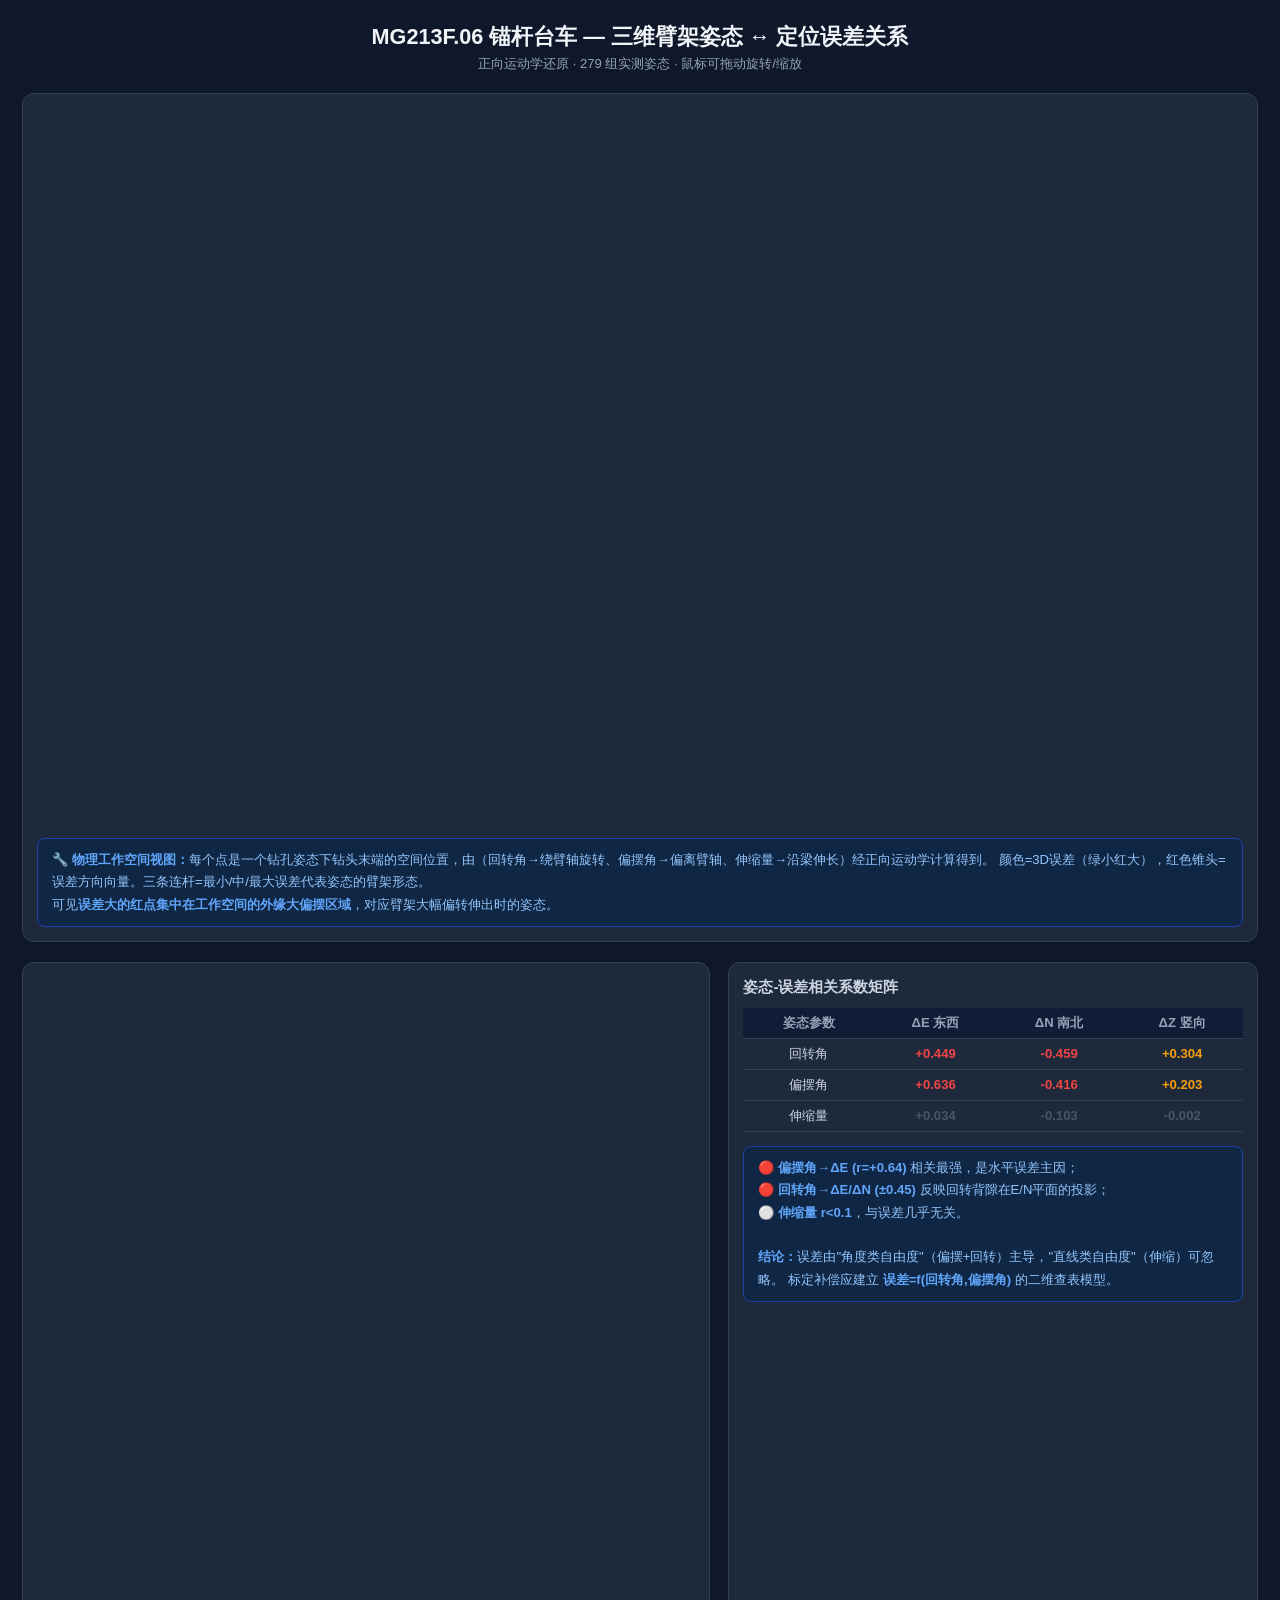
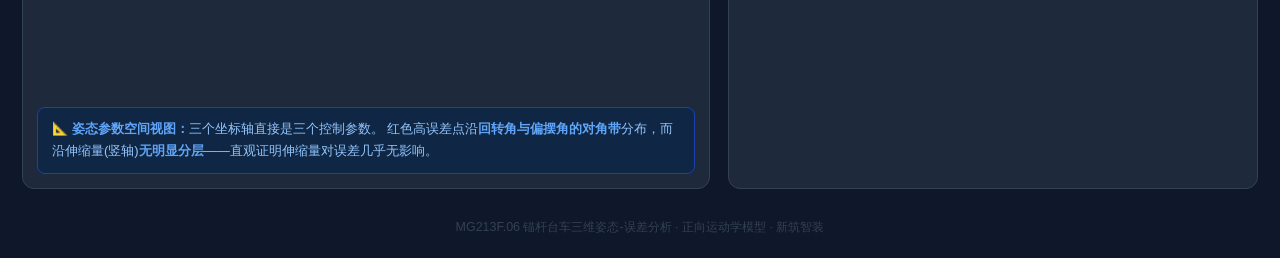
<file: anchor_3d_posture_error.html>
<!DOCTYPE html><html lang="zh-CN"><head><meta charset="UTF-8">
<meta name="viewport" content="width=device-width,initial-scale=1">
<title>三维臂架姿态与误差关系</title>
<style>
*{margin:0;padding:0;box-sizing:border-box}
body{background:#0f172a;color:#f1f5f9;font-family:'Microsoft YaHei',Arial;padding:22px}
h1{text-align:center;font-size:1.35rem;margin-bottom:4px}
.sub{text-align:center;color:#94a3b8;font-size:.82rem;margin-bottom:20px}
.card{background:#1e293b;border:1px solid #334155;border-radius:12px;padding:14px;margin-bottom:20px}
.tip{background:#0f2744;border:1px solid #1e40af;border-radius:8px;padding:10px 14px;
      margin-top:10px;font-size:.82rem;color:#93c5fd;line-height:1.7}
.tip b{color:#60a5fa}
.grid2{display:grid;grid-template-columns:1.3fr 1fr;gap:18px}
table{width:100%;border-collapse:collapse;font-size:.82rem}
th,td{padding:6px 10px;text-align:center;border-bottom:1px solid #334155}
th{color:#94a3b8;background:#0f1e36}
@media(max-width:960px){.grid2{grid-template-columns:1fr}}
</style></head><body>
<h1>MG213F.06 锚杆台车 — 三维臂架姿态 ↔ 定位误差关系</h1>
<p class="sub">正向运动学还原 · 279 组实测姿态 · 鼠标可拖动旋转/缩放</p>

<div class="card">
  <div>                        <script>window.PlotlyConfig = {MathJaxConfig: 'local'};</script>
        <script charset="utf-8" src="https://cdn.plot.ly/plotly-3.5.0.min.js" integrity="sha256-fHbNLP+GlIXN+efbQec78UkemUz3NJp7UmfGxC1tNxs=" crossorigin="anonymous"></script>                <div id="e8fdd4b5-8e3c-43dd-afa2-a08a44769ca5" class="plotly-graph-div" style="height:720px; width:100%;"></div>            <script>                window.PLOTLYENV=window.PLOTLYENV || {};                                if (document.getElementById("e8fdd4b5-8e3c-43dd-afa2-a08a44769ca5")) {                    Plotly.newPlot(                        "e8fdd4b5-8e3c-43dd-afa2-a08a44769ca5",                        [{"hovertemplate":"%{text}\u003cextra\u003e\u003c\u002fextra\u003e","marker":{"cmax":440,"cmin":30,"color":{"dtype":"f8","bdata":"+qYFtBvRWEDXVVU+l2hSQPjKANYTQlNAqbETCae+V0BzJEQ\u002fLcJzQPkBhhVxuXRACOadHcw9dkBhhd2rmFB4QHtkUuF2y2hA1bwupkvNakB57scf\u002f\u002fhrQPzrhwtqtG5A80nX8hrnYEA0d2ybMrhNQH0hHC20klFAFFIc8Sz9UEDx9HxeOKddQNw9dlqAxl5ARkmpwscNXUCYPQG2dRJdQLNT7rHqTlpAt5XL6\u002fDia0ApBs6AE0dsQFKgaX6UZGxA1ekjerqobEDDt1metWdvQPxdsF1rN29ALZk+Vf0ubkDFEfBAwrZuQJCRnkUtZXFAiWdjLK3\u002fcEAK8MMsh\u002fxwQN+v\[base64]\u002fs1MuVk3dAH\[base64]\u002f2UwFpHZAp2BeZjF0eEAZbkpNM1p3QG8pQCn95nNA7MIM3q+EdkDfKCSEeLt2QHER9Z\[base64]\u002f\u002f\u002f\u002f\u002f39hQO1RQ\u002fksUmBAgmE\u002fr5gPVUCE9igg52FcQBhMcy+oJlpAQZi9auvfWEBeuMD6031hQOIK0ufS0GJAcPt7ImmtaUCMqjdrFU5pQAynp3UfYmpAd7v87jHqaUBRKCY6qxFqQPXxUNJVMmtA62b+CThob0COUyIk1ldvQHVA3by+xWlAh8ArnfgTa0Clg\[base64]\u002fzktayZRQD6QOfWmEVNAQu0WlMwcZ0CGuXGw3KdmQDs5Rluw1m1AQB5yL35GbUBMMMGkGs9vQO\u002fwsoC1\u002fG5APK2NHvnDc0CCpOyYLdpxQNa3XztExW5AQ6P6zn\u002f8b0AI\u002fcJ9mGNxQLGXfDlmanBAlaKuglH5cECU5L9IVNhxQEDcFjDxGHVAAO7CD11Lc0DDgmanw6BzQMPWu5Oy53VAOkIfZpbMdEBe3OEsrNpyQJ+dtvbhtXJAXjrzzuq6dUCq9AKoQOd0QA6\u002f5O0j0HFA47uQEwR3dUA0E9Fko5Z3QL+3js6mVnZAPFDHaKIMdED171mt2LtzQP5DOjjRGHdA4RpJ+d2Rd0ChHmCOW8Z0QP35FeOMFnRAb7h4WrB\u002fdkAaMjHBtdd2QDHadjHB4HNA0+JUvOFLc0Bd0uhFX+d0QMartI1gMnRAx8s6iDgLcUAzkl3FTXZxQNttU1XOVXRAbQ4r8poRckANa9sb1Ph0QPW\u002fua4K+HRAzE0pjSp5cUAbz8bQeZ1yQAtc\u002fxKld3VAGkfA748zRUAr4d0G2cxKQKpIgrIknmZABUvEkALUZUAbh3x\u002fFNVtQNO9DiMIb21A6VDqOoJucUCN\u002fv1\u002fPAJzQJY8mHAWDXNA3UXApKXLcUArgoezkgdzQFTEE\u002fGCVXNAzAPgiJ1\u002fc0B1mgsUiV9zQAUvQvgj9nNANLkHIBXUdECJyP2eKjt2QHtC+0tOWXVAMlPTQDQCdkDNDiywWj13QMU8PEAovXdAgZQac0k4dkDXyfPX4Sp2QK016eGIanhAqg6T7Rx1eEDOExFKGgt2QGNSQsgrGXZAGDp\u002ffMtfeEChR\u002fTN7\u002fx3QJkGlGPDrXVAc2JqUlV\u002fc0C1Zk4ddE52QJsb7OmstXdADKsN3wvkdEAYGpi4QmV1QDpquXw9Y3hA6YSHVoM6eEDws7n3gJJ1QEyYjVWERnFA2fRt\u002f4hvdEA8wW7hSZF0QF9mc++4THJAHESf4KZBcUAzy1JFZehzQA3776E38nJAOHP1OjpXcEBCa4pED6tvQEZYSNN1lnJAIoqYvucVX0CcAoUBqF5gQE5QgFuhiF9A7+7bYQ8XYECcMaSZtNJgQIUmKaUbImBA1ECKpMU1YEAf4V7bq8FgQAlB\u002fpo7amFAo2VmL4v1YUDdJiwDlb5jQKGik\u002f0lUmNApP7pnpW7ZUCvsGrE7zhlQOOHa9Ga82RAv8jRe\u002f0KWEAQs13JYEdAQDnZIzNHXUJAIYnlRIk\u002fQUAE9h+A\u002fwNAQDzzCo\u002fmH0RARbbNU9myV0A8lxpybZ5VQOpvRVP0nVBA5hWwJOVZUUB\u002fDoXuqTdSQNnvZqsUt1NASWzk7CVoU0DgcGhp5LdTQKVbiCgZikxA"},"colorbar":{"len":0.6,"tickfont":{"color":"#94a3b8"},"title":{"font":{"color":"#f1f5f9"},"text":"3D误差\u003cbr\u003e(mm)"}},"colorscale":[[0.0,"rgb(0,104,55)"],[0.1,"rgb(26,152,80)"],[0.2,"rgb(102,189,99)"],[0.3,"rgb(166,217,106)"],[0.4,"rgb(217,239,139)"],[0.5,"rgb(255,255,191)"],[0.6,"rgb(254,224,139)"],[0.7,"rgb(253,174,97)"],[0.8,"rgb(244,109,67)"],[0.9,"rgb(215,48,39)"],[1.0,"rgb(165,0,38)"]],"opacity":0.9,"showscale":true,"size":4.5},"mode":"markers","name":"钻头末端位置","text":["组1\u003cbr\u003e回转 -20°  偏摆 -92°  伸缩 0.80m\u003cbr\u003e\u003cb\u003e3D误差 99mm\u003c\u002fb\u003e","组2\u003cbr\u003e回转 -1°  偏摆 -92°  伸缩 0.80m\u003cbr\u003e\u003cb\u003e3D误差 74mm\u003c\u002fb\u003e","组3\u003cbr\u003e回转 9°  偏摆 -92°  伸缩 0.80m\u003cbr\u003e\u003cb\u003e3D误差 77mm\u003c\u002fb\u003e","组4\u003cbr\u003e回转 24°  偏摆 -92°  伸缩 0.80m\u003cbr\u003e\u003cb\u003e3D误差 95mm\u003c\u002fb\u003e","组5\u003cbr\u003e回转 -12°  偏摆 -96°  伸缩 0.28m\u003cbr\u003e\u003cb\u003e3D误差 316mm\u003c\u002fb\u003e","组6\u003cbr\u003e回转 -31°  偏摆 -96°  伸缩 0.28m\u003cbr\u003e\u003cb\u003e3D误差 332mm\u003c\u002fb\u003e","组7\u003cbr\u003e回转 -41°  偏摆 -89°  伸缩 0.28m\u003cbr\u003e\u003cb\u003e3D误差 356mm\u003c\u002fb\u003e","组8\u003cbr\u003e回转 -60°  偏摆 -89°  伸缩 0.28m\u003cbr\u003e\u003cb\u003e3D误差 389mm\u003c\u002fb\u003e","组9\u003cbr\u003e回转 28°  偏摆 -85°  伸缩 0.19m\u003cbr\u003e\u003cb\u003e3D误差 198mm\u003c\u002fb\u003e","组10\u003cbr\u003e回转 28°  偏摆 -85°  伸缩 0.41m\u003cbr\u003e\u003cb\u003e3D误差 214mm\u003c\u002fb\u003e","组11\u003cbr\u003e回转 28°  偏摆 -85°  伸缩 0.61m\u003cbr\u003e\u003cb\u003e3D误差 224mm\u003c\u002fb\u003e","组12\u003cbr\u003e回转 28°  偏摆 -85°  伸缩 0.80m\u003cbr\u003e\u003cb\u003e3D误差 246mm\u003c\u002fb\u003e","组13\u003cbr\u003e回转 19°  偏摆 -82°  伸缩 0.80m\u003cbr\u003e\u003cb\u003e3D误差 135mm\u003c\u002fb\u003e","组14\u003cbr\u003e回转 21°  偏摆 -82°  伸缩 0.60m\u003cbr\u003e\u003cb\u003e3D误差 59mm\u003c\u002fb\u003e","组15\u003cbr\u003e回转 21°  偏摆 -82°  伸缩 0.41m\u003cbr\u003e\u003cb\u003e3D误差 70mm\u003c\u002fb\u003e","组16\u003cbr\u003e回转 21°  偏摆 -82°  伸缩 0.23m\u003cbr\u003e\u003cb\u003e3D误差 68mm\u003c\u002fb\u003e","组17\u003cbr\u003e回转 12°  偏摆 -72°  伸缩 0.00m\u003cbr\u003e\u003cb\u003e3D误差 119mm\u003c\u002fb\u003e","组18\u003cbr\u003e回转 12°  偏摆 -72°  伸缩 0.20m\u003cbr\u003e\u003cb\u003e3D误差 123mm\u003c\u002fb\u003e","组19\u003cbr\u003e回转 12°  偏摆 -72°  伸缩 0.40m\u003cbr\u003e\u003cb\u003e3D误差 116mm\u003c\u002fb\u003e","组20\u003cbr\u003e回转 12°  偏摆 -72°  伸缩 0.60m\u003cbr\u003e\u003cb\u003e3D误差 116mm\u003c\u002fb\u003e","组21\u003cbr\u003e回转 12°  偏摆 -72°  伸缩 0.80m\u003cbr\u003e\u003cb\u003e3D误差 105mm\u003c\u002fb\u003e","组22\u003cbr\u003e回转 4°  偏摆 -72°  伸缩 0.80m\u003cbr\u003e\u003cb\u003e3D误差 223mm\u003c\u002fb\u003e","组23\u003cbr\u003e回转 4°  偏摆 -72°  伸缩 0.60m\u003cbr\u003e\u003cb\u003e3D误差 226mm\u003c\u002fb\u003e","组24\u003cbr\u003e回转 4°  偏摆 -72°  伸缩 0.40m\u003cbr\u003e\u003cb\u003e3D误差 227mm\u003c\u002fb\u003e","组25\u003cbr\u003e回转 4°  偏摆 -72°  伸缩 0.20m\u003cbr\u003e\u003cb\u003e3D误差 229mm\u003c\u002fb\u003e","组26\u003cbr\u003e回转 -5°  偏摆 -72°  伸缩 0.20m\u003cbr\u003e\u003cb\u003e3D误差 251mm\u003c\u002fb\u003e","组27\u003cbr\u003e回转 -5°  偏摆 -72°  伸缩 0.40m\u003cbr\u003e\u003cb\u003e3D误差 250mm\u003c\u002fb\u003e","组28\u003cbr\u003e回转 -5°  偏摆 -72°  伸缩 0.56m\u003cbr\u003e\u003cb\u003e3D误差 241mm\u003c\u002fb\u003e","组29\u003cbr\u003e回转 -5°  偏摆 -72°  伸缩 0.80m\u003cbr\u003e\u003cb\u003e3D误差 246mm\u003c\u002fb\u003e","组30\u003cbr\u003e回转 -15°  偏摆 -72°  伸缩 0.80m\u003cbr\u003e\u003cb\u003e3D误差 278mm\u003c\u002fb\u003e","组31\u003cbr\u003e回转 -15°  偏摆 -72°  伸缩 0.43m\u003cbr\u003e\u003cb\u003e3D误差 272mm\u003c\u002fb\u003e","组32\u003cbr\u003e回转 -15°  偏摆 -72°  伸缩 0.20m\u003cbr\u003e\u003cb\u003e3D误差 272mm\u003c\u002fb\u003e","组33\u003cbr\u003e回转 -15°  偏摆 -72°  伸缩 0.49m\u003cbr\u003e\u003cb\u003e3D误差 275mm\u003c\u002fb\u003e","组34\u003cbr\u003e回转 -15°  偏摆 -72°  伸缩 0.80m\u003cbr\u003e\u003cb\u003e3D误差 287mm\u003c\u002fb\u003e","组35\u003cbr\u003e回转 -23°  偏摆 -71°  伸缩 0.80m\u003cbr\u003e\u003cb\u003e3D误差 292mm\u003c\u002fb\u003e","组36\u003cbr\u003e回转 -23°  偏摆 -71°  伸缩 0.52m\u003cbr\u003e\u003cb\u003e3D误差 287mm\u003c\u002fb\u003e","组37\u003cbr\u003e回转 -23°  偏摆 -71°  伸缩 0.21m\u003cbr\u003e\u003cb\u003e3D误差 293mm\u003c\u002fb\u003e","组38\u003cbr\u003e回转 -30°  偏摆 -71°  伸缩 0.21m\u003cbr\u003e\u003cb\u003e3D误差 302mm\u003c\u002fb\u003e","组39\u003cbr\u003e回转 -30°  偏摆 -71°  伸缩 0.41m\u003cbr\u003e\u003cb\u003e3D误差 312mm\u003c\u002fb\u003e","组40\u003cbr\u003e回转 -30°  偏摆 -71°  伸缩 0.55m\u003cbr\u003e\u003cb\u003e3D误差 317mm\u003c\u002fb\u003e","组41\u003cbr\u003e回转 -30°  偏摆 -71°  伸缩 0.80m\u003cbr\u003e\u003cb\u003e3D误差 314mm\u003c\u002fb\u003e","组42\u003cbr\u003e回转 -39°  偏摆 -71°  伸缩 0.49m\u003cbr\u003e\u003cb\u003e3D误差 326mm\u003c\u002fb\u003e","组43\u003cbr\u003e回转 -39°  偏摆 -71°  伸缩 0.23m\u003cbr\u003e\u003cb\u003e3D误差 317mm\u003c\u002fb\u003e","组44\u003cbr\u003e回转 -45°  偏摆 -66°  伸缩 0.23m\u003cbr\u003e\u003cb\u003e3D误差 338mm\u003c\u002fb\u003e","组45\u003cbr\u003e回转 -45°  偏摆 -66°  伸缩 0.51m\u003cbr\u003e\u003cb\u003e3D误差 351mm\u003c\u002fb\u003e","组46\u003cbr\u003e回转 -45°  偏摆 -66°  伸缩 0.80m\u003cbr\u003e\u003cb\u003e3D误差 357mm\u003c\u002fb\u003e","组47\u003cbr\u003e回转 -56°  偏摆 -66°  伸缩 0.80m\u003cbr\u003e\u003cb\u003e3D误差 386mm\u003c\u002fb\u003e","组48\u003cbr\u003e回转 -56°  偏摆 -66°  伸缩 0.54m\u003cbr\u003e\u003cb\u003e3D误差 377mm\u003c\u002fb\u003e","组49\u003cbr\u003e回转 -63°  偏摆 -66°  伸缩 0.32m\u003cbr\u003e\u003cb\u003e3D误差 375mm\u003c\u002fb\u003e","组50\u003cbr\u003e回转 -63°  偏摆 -66°  伸缩 0.60m\u003cbr\u003e\u003cb\u003e3D误差 387mm\u003c\u002fb\u003e","组51\u003cbr\u003e回转 -63°  偏摆 -66°  伸缩 0.80m\u003cbr\u003e\u003cb\u003e3D误差 395mm\u003c\u002fb\u003e","组52\u003cbr\u003e回转 -72°  偏摆 -66°  伸缩 0.80m\u003cbr\u003e\u003cb\u003e3D误差 412mm\u003c\u002fb\u003e","组53\u003cbr\u003e回转 -72°  偏摆 -66°  伸缩 0.39m\u003cbr\u003e\u003cb\u003e3D误差 393mm\u003c\u002fb\u003e","组54\u003cbr\u003e回转 -72°  偏摆 -66°  伸缩 0.19m\u003cbr\u003e\u003cb\u003e3D误差 377mm\u003c\u002fb\u003e","组55\u003cbr\u003e回转 -81°  偏摆 -58°  伸缩 0.19m\u003cbr\u003e\u003cb\u003e3D误差 379mm\u003c\u002fb\u003e","组56\u003cbr\u003e回转 -81°  偏摆 -58°  伸缩 0.45m\u003cbr\u003e\u003cb\u003e3D误差 385mm\u003c\u002fb\u003e","组57\u003cbr\u003e回转 -81°  偏摆 -58°  伸缩 0.80m\u003cbr\u003e\u003cb\u003e3D误差 409mm\u003c\u002fb\u003e","组58\u003cbr\u003e回转 -90°  偏摆 -58°  伸缩 0.80m\u003cbr\u003e\u003cb\u003e3D误差 414mm\u003c\u002fb\u003e","组59\u003cbr\u003e回转 -90°  偏摆 -58°  伸缩 0.48m\u003cbr\u003e\u003cb\u003e3D误差 391mm\u003c\u002fb\u003e","组60\u003cbr\u003e回转 -90°  偏摆 -58°  伸缩 0.18m\u003cbr\u003e\u003cb\u003e3D误差 373mm\u003c\u002fb\u003e","组61\u003cbr\u003e回转 -101°  偏摆 -64°  伸缩 0.18m\u003cbr\u003e\u003cb\u003e3D误差 397mm\u003c\u002fb\u003e","组62\u003cbr\u003e回转 -101°  偏摆 -64°  伸缩 0.40m\u003cbr\u003e\u003cb\u003e3D误差 403mm\u003c\u002fb\u003e","组63\u003cbr\u003e回转 -101°  偏摆 -64°  伸缩 0.80m\u003cbr\u003e\u003cb\u003e3D误差 435mm\u003c\u002fb\u003e","组64\u003cbr\u003e回转 -111°  偏摆 -64°  伸缩 0.80m\u003cbr\u003e\u003cb\u003e3D误差 435mm\u003c\u002fb\u003e","组65\u003cbr\u003e回转 -111°  偏摆 -64°  伸缩 0.47m\u003cbr\u003e\u003cb\u003e3D误差 426mm\u003c\u002fb\u003e","组66\u003cbr\u003e回转 -111°  偏摆 -64°  伸缩 0.17m\u003cbr\u003e\u003cb\u003e3D误差 408mm\u003c\u002fb\u003e","组67\u003cbr\u003e回转 -117°  偏摆 -64°  伸缩 0.17m\u003cbr\u003e\u003cb\u003e3D误差 343mm\u003c\u002fb\u003e","组68\u003cbr\u003e回转 -117°  偏摆 -64°  伸缩 0.42m\u003cbr\u003e\u003cb\u003e3D误差 365mm\u003c\u002fb\u003e","组69\u003cbr\u003e回转 -117°  偏摆 -64°  伸缩 0.80m\u003cbr\u003e\u003cb\u003e3D误差 395mm\u003c\u002fb\u003e","组70\u003cbr\u003e回转 -126°  偏摆 -64°  伸缩 0.46m\u003cbr\u003e\u003cb\u003e3D误差 355mm\u003c\u002fb\u003e","组71\u003cbr\u003e回转 -126°  偏摆 -64°  伸缩 0.13m\u003cbr\u003e\u003cb\u003e3D误差 341mm\u003c\u002fb\u003e","组72\u003cbr\u003e回转 -139°  偏摆 -64°  伸缩 0.13m\u003cbr\u003e\u003cb\u003e3D误差 335mm\u003c\u002fb\u003e","组73\u003cbr\u003e回转 -139°  偏摆 -64°  伸缩 0.44m\u003cbr\u003e\u003cb\u003e3D误差 359mm\u003c\u002fb\u003e","组74\u003cbr\u003e回转 -139°  偏摆 -64°  伸缩 0.80m\u003cbr\u003e\u003cb\u003e3D误差 382mm\u003c\u002fb\u003e","组75\u003cbr\u003e回转 -152°  偏摆 -64°  伸缩 0.80m\u003cbr\u003e\u003cb\u003e3D误差 362mm\u003c\u002fb\u003e","组76\u003cbr\u003e回转 -152°  偏摆 -81°  伸缩 0.45m\u003cbr\u003e\u003cb\u003e3D误差 391mm\u003c\u002fb\u003e","组77\u003cbr\u003e回转 -152°  偏摆 -81°  伸缩 0.21m\u003cbr\u003e\u003cb\u003e3D误差 374mm\u003c\u002fb\u003e","组78\u003cbr\u003e回转 -163°  偏摆 -81°  伸缩 0.21m\u003cbr\u003e\u003cb\u003e3D误差 318mm\u003c\u002fb\u003e","组79\u003cbr\u003e回转 -163°  偏摆 -81°  伸缩 0.70m\u003cbr\u003e\u003cb\u003e3D误差 360mm\u003c\u002fb\u003e","组80\u003cbr\u003e回转 -163°  偏摆 -81°  伸缩 0.80m\u003cbr\u003e\u003cb\u003e3D误差 364mm\u003c\u002fb\u003e","组81\u003cbr\u003e回转 -177°  偏摆 -82°  伸缩 0.80m\u003cbr\u003e\u003cb\u003e3D误差 361mm\u003c\u002fb\u003e","组82\u003cbr\u003e回转 -177°  偏摆 -82°  伸缩 0.50m\u003cbr\u003e\u003cb\u003e3D误差 342mm\u003c\u002fb\u003e","组83\u003cbr\u003e回转 -177°  偏摆 -82°  伸缩 0.23m\u003cbr\u003e\u003cb\u003e3D误差 315mm\u003c\u002fb\u003e","组84\u003cbr\u003e回转 -191°  偏摆 -82°  伸缩 0.23m\u003cbr\u003e\u003cb\u003e3D误差 314mm\u003c\u002fb\u003e","组85\u003cbr\u003e回转 -191°  偏摆 -82°  伸缩 0.48m\u003cbr\u003e\u003cb\u003e3D误差 326mm\u003c\u002fb\u003e","组86\u003cbr\u003e回转 -191°  偏摆 -82°  伸缩 0.80m\u003cbr\u003e\u003cb\u003e3D误差 352mm\u003c\u002fb\u003e","组87\u003cbr\u003e回转 -202°  偏摆 -80°  伸缩 0.80m\u003cbr\u003e\u003cb\u003e3D误差 339mm\u003c\u002fb\u003e","组88\u003cbr\u003e回转 -202°  偏摆 -80°  伸缩 0.53m\u003cbr\u003e\u003cb\u003e3D误差 324mm\u003c\u002fb\u003e","组89\u003cbr\u003e回转 -202°  偏摆 -80°  伸缩 0.19m\u003cbr\u003e\u003cb\u003e3D误差 290mm\u003c\u002fb\u003e","组90\u003cbr\u003e回转 -211°  偏摆 -77°  伸缩 0.19m\u003cbr\u003e\u003cb\u003e3D误差 268mm\u003c\u002fb\u003e","组91\u003cbr\u003e回转 -211°  偏摆 -77°  伸缩 0.47m\u003cbr\u003e\u003cb\u003e3D误差 297mm\u003c\u002fb\u003e","组92\u003cbr\u003e回转 -211°  偏摆 -77°  伸缩 0.80m\u003cbr\u003e\u003cb\u003e3D误差 306mm\u003c\u002fb\u003e","组93\u003cbr\u003e回转 -211°  偏摆 -77°  伸缩 0.80m\u003cbr\u003e\u003cb\u003e3D误差 374mm\u003c\u002fb\u003e","组94\u003cbr\u003e回转 -211°  偏摆 -77°  伸缩 0.54m\u003cbr\u003e\u003cb\u003e3D误差 360mm\u003c\u002fb\u003e","组95\u003cbr\u003e回转 -211°  偏摆 -77°  伸缩 0.18m\u003cbr\u003e\u003cb\u003e3D误差 325mm\u003c\u002fb\u003e","组96\u003cbr\u003e回转 -211°  偏摆 -77°  伸缩 0.18m\u003cbr\u003e\u003cb\u003e3D误差 294mm\u003c\u002fb\u003e","组97\u003cbr\u003e回转 -211°  偏摆 -77°  伸缩 0.45m\u003cbr\u003e\u003cb\u003e3D误差 311mm\u003c\u002fb\u003e","组98\u003cbr\u003e回转 -211°  偏摆 -77°  伸缩 0.80m\u003cbr\u003e\u003cb\u003e3D误差 332mm\u003c\u002fb\u003e","组99\u003cbr\u003e回转 -47°  偏摆 85°  伸缩 0.00m\u003cbr\u003e\u003cb\u003e3D误差 155mm\u003c\u002fb\u003e","组100\u003cbr\u003e回转 -47°  偏摆 85°  伸缩 0.53m\u003cbr\u003e\u003cb\u003e3D误差 169mm\u003c\u002fb\u003e","组101\u003cbr\u003e回转 -47°  偏摆 85°  伸缩 0.42m\u003cbr\u003e\u003cb\u003e3D误差 140mm\u003c\u002fb\u003e","组102\u003cbr\u003e回转 -47°  偏摆 85°  伸缩 0.29m\u003cbr\u003e\u003cb\u003e3D误差 131mm\u003c\u002fb\u003e","组103\u003cbr\u003e回转 -43°  偏摆 85°  伸缩 0.29m\u003cbr\u003e\u003cb\u003e3D误差 84mm\u003c\u002fb\u003e","组104\u003cbr\u003e回转 -43°  偏摆 85°  伸缩 0.80m\u003cbr\u003e\u003cb\u003e3D误差 114mm\u003c\u002fb\u003e","组105\u003cbr\u003e回转 -39°  偏摆 85°  伸缩 0.80m\u003cbr\u003e\u003cb\u003e3D误差 105mm\u003c\u002fb\u003e","组106\u003cbr\u003e回转 -34°  偏摆 85°  伸缩 0.35m\u003cbr\u003e\u003cb\u003e3D误差 99mm\u003c\u002fb\u003e","组107\u003cbr\u003e回转 -25°  偏摆 85°  伸缩 0.35m\u003cbr\u003e\u003cb\u003e3D误差 140mm\u003c\u002fb\u003e","组108\u003cbr\u003e回转 -25°  偏摆 85°  伸缩 0.61m\u003cbr\u003e\u003cb\u003e3D误差 151mm\u003c\u002fb\u003e","组109\u003cbr\u003e回转 -12°  偏摆 85°  伸缩 0.80m\u003cbr\u003e\u003cb\u003e3D误差 205mm\u003c\u002fb\u003e","组110\u003cbr\u003e回转 -12°  偏摆 85°  伸缩 0.40m\u003cbr\u003e\u003cb\u003e3D误差 202mm\u003c\u002fb\u003e","组111\u003cbr\u003e回转 -0°  偏摆 83°  伸缩 0.40m\u003cbr\u003e\u003cb\u003e3D误差 211mm\u003c\u002fb\u003e","组112\u003cbr\u003e回转 -0°  偏摆 83°  伸缩 0.80m\u003cbr\u003e\u003cb\u003e3D误差 207mm\u003c\u002fb\u003e","组113\u003cbr\u003e回转 11°  偏摆 83°  伸缩 0.80m\u003cbr\u003e\u003cb\u003e3D误差 209mm\u003c\u002fb\u003e","组114\u003cbr\u003e回转 11°  偏摆 83°  伸缩 0.22m\u003cbr\u003e\u003cb\u003e3D误差 218mm\u003c\u002fb\u003e","组115\u003cbr\u003e回转 26°  偏摆 83°  伸缩 0.22m\u003cbr\u003e\u003cb\u003e3D误差 251mm\u003c\u002fb\u003e","组116\u003cbr\u003e回转 26°  偏摆 83°  伸缩 0.68m\u003cbr\u003e\u003cb\u003e3D误差 251mm\u003c\u002fb\u003e","组117\u003cbr\u003e回转 40°  偏摆 78°  伸缩 0.68m\u003cbr\u003e\u003cb\u003e3D误差 206mm\u003c\u002fb\u003e","组118\u003cbr\u003e回转 40°  偏摆 78°  伸缩 0.27m\u003cbr\u003e\u003cb\u003e3D误差 217mm\u003c\u002fb\u003e","组119\u003cbr\u003e回转 57°  偏摆 76°  伸缩 0.27m\u003cbr\u003e\u003cb\u003e3D误差 237mm\u003c\u002fb\u003e","组120\u003cbr\u003e回转 57°  偏摆 76°  伸缩 0.80m\u003cbr\u003e\u003cb\u003e3D误差 249mm\u003c\u002fb\u003e","组121\u003cbr\u003e回转 68°  偏摆 75°  伸缩 0.80m\u003cbr\u003e\u003cb\u003e3D误差 277mm\u003c\u002fb\u003e","组122\u003cbr\u003e回转 68°  偏摆 75°  伸缩 0.21m\u003cbr\u003e\u003cb\u003e3D误差 276mm\u003c\u002fb\u003e","组123\u003cbr\u003e回转 83°  偏摆 75°  伸缩 0.21m\u003cbr\u003e\u003cb\u003e3D误差 291mm\u003c\u002fb\u003e","组124\u003cbr\u003e回转 83°  偏摆 75°  伸缩 0.80m\u003cbr\u003e\u003cb\u003e3D误差 310mm\u003c\u002fb\u003e","组125\u003cbr\u003e回转 104°  偏摆 75°  伸缩 0.80m\u003cbr\u003e\u003cb\u003e3D误差 311mm\u003c\u002fb\u003e","组126\u003cbr\u003e回转 104°  偏摆 75°  伸缩 0.37m\u003cbr\u003e\u003cb\u003e3D误差 301mm\u003c\u002fb\u003e","组127\u003cbr\u003e回转 116°  偏摆 78°  伸缩 0.37m\u003cbr\u003e\u003cb\u003e3D误差 257mm\u003c\u002fb\u003e","组128\u003cbr\u003e回转 116°  偏摆 78°  伸缩 0.80m\u003cbr\u003e\u003cb\u003e3D误差 287mm\u003c\u002fb\u003e","组129\u003cbr\u003e回转 131°  偏摆 78°  伸缩 0.80m\u003cbr\u003e\u003cb\u003e3D误差 284mm\u003c\u002fb\u003e","组130\u003cbr\u003e回转 131°  偏摆 78°  伸缩 0.28m\u003cbr\u003e\u003cb\u003e3D误差 241mm\u003c\u002fb\u003e","组131\u003cbr\u003e回转 146°  偏摆 75°  伸缩 0.28m\u003cbr\u003e\u003cb\u003e3D误差 222mm\u003c\u002fb\u003e","组132\u003cbr\u003e回转 146°  偏摆 75°  伸缩 0.80m\u003cbr\u003e\u003cb\u003e3D误差 247mm\u003c\u002fb\u003e","组133\u003cbr\u003e回转 161°  偏摆 75°  伸缩 0.80m\u003cbr\u003e\u003cb\u003e3D误差 197mm\u003c\u002fb\u003e","组134\u003cbr\u003e回转 161°  偏摆 75°  伸缩 0.22m\u003cbr\u003e\u003cb\u003e3D误差 171mm\u003c\u002fb\u003e","组135\u003cbr\u003e回转 178°  偏摆 75°  伸缩 0.22m\u003cbr\u003e\u003cb\u003e3D误差 124mm\u003c\u002fb\u003e","组136\u003cbr\u003e回转 178°  偏摆 75°  伸缩 0.80m\u003cbr\u003e\u003cb\u003e3D误差 150mm\u003c\u002fb\u003e","组137\u003cbr\u003e回转 195°  偏摆 75°  伸缩 0.80m\u003cbr\u003e\u003cb\u003e3D误差 108mm\u003c\u002fb\u003e","组138\u003cbr\u003e回转 195°  偏摆 75°  伸缩 0.16m\u003cbr\u003e\u003cb\u003e3D误差 85mm\u003c\u002fb\u003e","组139\u003cbr\u003e回转 211°  偏摆 75°  伸缩 0.16m\u003cbr\u003e\u003cb\u003e3D误差 60mm\u003c\u002fb\u003e","组140\u003cbr\u003e回转 211°  偏摆 75°  伸缩 0.80m\u003cbr\u003e\u003cb\u003e3D误差 79mm\u003c\u002fb\u003e","组141\u003cbr\u003e回转 211°  偏摆 75°  伸缩 0.80m\u003cbr\u003e\u003cb\u003e3D误差 109mm\u003c\u002fb\u003e","组142\u003cbr\u003e回转 211°  偏摆 75°  伸缩 0.19m\u003cbr\u003e\u003cb\u003e3D误差 68mm\u003c\u002fb\u003e","组143\u003cbr\u003e回转 211°  偏摆 75°  伸缩 0.19m\u003cbr\u003e\u003cb\u003e3D误差 86mm\u003c\u002fb\u003e","组146\u003cbr\u003e回转 21°  偏摆 -62°  伸缩 0.81m\u003cbr\u003e\u003cb\u003e3D误差 259mm\u003c\u002fb\u003e","组147\u003cbr\u003e回转 20°  偏摆 -61°  伸缩 0.81m\u003cbr\u003e\u003cb\u003e3D误差 176mm\u003c\u002fb\u003e","组148\u003cbr\u003e回转 35°  偏摆 -60°  伸缩 0.80m\u003cbr\u003e\u003cb\u003e3D误差 133mm\u003c\u002fb\u003e","组149\u003cbr\u003e回转 35°  偏摆 -60°  伸缩 0.00m\u003cbr\u003e\u003cb\u003e3D误差 82mm\u003c\u002fb\u003e","组150\u003cbr\u003e回转 30°  偏摆 -50°  伸缩 0.44m\u003cbr\u003e\u003cb\u003e3D误差 64mm\u003c\u002fb\u003e","组151\u003cbr\u003e回转 30°  偏摆 -50°  伸缩 0.05m\u003cbr\u003e\u003cb\u003e3D误差 49mm\u003c\u002fb\u003e","组152\u003cbr\u003e回转 25°  偏摆 -57°  伸缩 0.56m\u003cbr\u003e\u003cb\u003e3D误差 37mm\u003c\u002fb\u003e","组153\u003cbr\u003e回转 25°  偏摆 -57°  伸缩 0.12m\u003cbr\u003e\u003cb\u003e3D误差 37mm\u003c\u002fb\u003e","组154\u003cbr\u003e回转 0°  偏摆 -60°  伸缩 0.55m\u003cbr\u003e\u003cb\u003e3D误差 69mm\u003c\u002fb\u003e","组155\u003cbr\u003e回转 0°  偏摆 -60°  伸缩 0.07m\u003cbr\u003e\u003cb\u003e3D误差 76mm\u003c\u002fb\u003e","组156\u003cbr\u003e回转 -18°  偏摆 -45°  伸缩 0.77m\u003cbr\u003e\u003cb\u003e3D误差 185mm\u003c\u002fb\u003e","组157\u003cbr\u003e回转 -18°  偏摆 -45°  伸缩 0.04m\u003cbr\u003e\u003cb\u003e3D误差 181mm\u003c\u002fb\u003e","组158\u003cbr\u003e回转 -28°  偏摆 -52°  伸缩 0.80m\u003cbr\u003e\u003cb\u003e3D误差 239mm\u003c\u002fb\u003e","组159\u003cbr\u003e回转 -28°  偏摆 -52°  伸缩 0.00m\u003cbr\u003e\u003cb\u003e3D误差 234mm\u003c\u002fb\u003e","组160\u003cbr\u003e回转 -39°  偏摆 -59°  伸缩 0.80m\u003cbr\u003e\u003cb\u003e3D误差 254mm\u003c\u002fb\u003e","组161\u003cbr\u003e回转 -39°  偏摆 -59°  伸缩 0.00m\u003cbr\u003e\u003cb\u003e3D误差 248mm\u003c\u002fb\u003e","组162\u003cbr\u003e回转 -52°  偏摆 -63°  伸缩 0.80m\u003cbr\u003e\u003cb\u003e3D误差 316mm\u003c\u002fb\u003e","组163\u003cbr\u003e回转 -52°  偏摆 -63°  伸缩 0.03m\u003cbr\u003e\u003cb\u003e3D误差 286mm\u003c\u002fb\u003e","组164\u003cbr\u003e回转 -33°  偏摆 -61°  伸缩 0.00m\u003cbr\u003e\u003cb\u003e3D误差 246mm\u003c\u002fb\u003e","组165\u003cbr\u003e回转 -33°  偏摆 -61°  伸缩 0.80m\u003cbr\u003e\u003cb\u003e3D误差 256mm\u003c\u002fb\u003e","组166\u003cbr\u003e回转 -42°  偏摆 -61°  伸缩 0.80m\u003cbr\u003e\u003cb\u003e3D误差 278mm\u003c\u002fb\u003e","组167\u003cbr\u003e回转 -42°  偏摆 -61°  伸缩 0.00m\u003cbr\u003e\u003cb\u003e3D误差 263mm\u003c\u002fb\u003e","组168\u003cbr\u003e回转 -55°  偏摆 -62°  伸缩 0.00m\u003cbr\u003e\u003cb\u003e3D误差 272mm\u003c\u002fb\u003e","组169\u003cbr\u003e回转 -55°  偏摆 -62°  伸缩 0.63m\u003cbr\u003e\u003cb\u003e3D误差 286mm\u003c\u002fb\u003e","组170\u003cbr\u003e回转 -70°  偏摆 -66°  伸缩 0.63m\u003cbr\u003e\u003cb\u003e3D误差 338mm\u003c\u002fb\u003e","组171\u003cbr\u003e回转 -70°  偏摆 -66°  伸缩 0.00m\u003cbr\u003e\u003cb\u003e3D误差 309mm\u003c\u002fb\u003e","组172\u003cbr\u003e回转 -87°  偏摆 -71°  伸缩 0.00m\u003cbr\u003e\u003cb\u003e3D误差 314mm\u003c\u002fb\u003e","组173\u003cbr\u003e回转 -87°  偏摆 -71°  伸缩 0.59m\u003cbr\u003e\u003cb\u003e3D误差 350mm\u003c\u002fb\u003e","组174\u003cbr\u003e回转 -106°  偏摆 -74°  伸缩 0.59m\u003cbr\u003e\u003cb\u003e3D误差 333mm\u003c\u002fb\u003e","组175\u003cbr\u003e回转 -111°  偏摆 -74°  伸缩 0.00m\u003cbr\u003e\u003cb\u003e3D误差 302mm\u003c\u002fb\u003e","组176\u003cbr\u003e回转 -120°  偏摆 -78°  伸缩 0.00m\u003cbr\u003e\u003cb\u003e3D误差 299mm\u003c\u002fb\u003e","组177\u003cbr\u003e回转 -120°  偏摆 -78°  伸缩 0.80m\u003cbr\u003e\u003cb\u003e3D误差 348mm\u003c\u002fb\u003e","组178\u003cbr\u003e回转 -138°  偏摆 -78°  伸缩 0.80m\u003cbr\u003e\u003cb\u003e3D误差 334mm\u003c\u002fb\u003e","组179\u003cbr\u003e回转 -138°  偏摆 -78°  伸缩 0.00m\u003cbr\u003e\u003cb\u003e3D误差 285mm\u003c\u002fb\u003e","组180\u003cbr\u003e回转 -85°  偏摆 -74°  伸缩 0.00m\u003cbr\u003e\u003cb\u003e3D误差 343mm\u003c\u002fb\u003e","组181\u003cbr\u003e回转 -85°  偏摆 -74°  伸缩 0.60m\u003cbr\u003e\u003cb\u003e3D误差 377mm\u003c\u002fb\u003e","组182\u003cbr\u003e回转 -97°  偏摆 -74°  伸缩 0.58m\u003cbr\u003e\u003cb\u003e3D误差 357mm\u003c\u002fb\u003e","组183\u003cbr\u003e回转 -97°  偏摆 -74°  伸缩 0.00m\u003cbr\u003e\u003cb\u003e3D误差 321mm\u003c\u002fb\u003e","组184\u003cbr\u003e回转 -116°  偏摆 -75°  伸缩 0.00m\u003cbr\u003e\u003cb\u003e3D误差 316mm\u003c\u002fb\u003e","组185\u003cbr\u003e回转 -116°  偏摆 -75°  伸缩 0.75m\u003cbr\u003e\u003cb\u003e3D误差 370mm\u003c\u002fb\u003e","组186\u003cbr\u003e回转 -134°  偏摆 -79°  伸缩 0.75m\u003cbr\u003e\u003cb\u003e3D误差 377mm\u003c\u002fb\u003e","组187\u003cbr\u003e回转 -134°  偏摆 -79°  伸缩 0.05m\u003cbr\u003e\u003cb\u003e3D误差 332mm\u003c\u002fb\u003e","组188\u003cbr\u003e回转 -144°  偏摆 -79°  伸缩 0.00m\u003cbr\u003e\u003cb\u003e3D误差 321mm\u003c\u002fb\u003e","组189\u003cbr\u003e回转 -144°  偏摆 -79°  伸缩 0.47m\u003cbr\u003e\u003cb\u003e3D误差 360mm\u003c\u002fb\u003e","组190\u003cbr\u003e回转 -154°  偏摆 -79°  伸缩 0.69m\u003cbr\u003e\u003cb\u003e3D误差 365mm\u003c\u002fb\u003e","组191\u003cbr\u003e回转 -154°  偏摆 -76°  伸缩 0.00m\u003cbr\u003e\u003cb\u003e3D误差 318mm\u003c\u002fb\u003e","组192\u003cbr\u003e回转 -164°  偏摆 -76°  伸缩 0.00m\u003cbr\u003e\u003cb\u003e3D误差 309mm\u003c\u002fb\u003e","组193\u003cbr\u003e回转 -164°  偏摆 -76°  伸缩 0.49m\u003cbr\u003e\u003cb\u003e3D误差 334mm\u003c\u002fb\u003e","组194\u003cbr\u003e回转 -174°  偏摆 -83°  伸缩 0.80m\u003cbr\u003e\u003cb\u003e3D误差 323mm\u003c\u002fb\u003e","组195\u003cbr\u003e回转 -174°  偏摆 -83°  伸缩 0.00m\u003cbr\u003e\u003cb\u003e3D误差 273mm\u003c\u002fb\u003e","组196\u003cbr\u003e回转 -181°  偏摆 -83°  伸缩 0.00m\u003cbr\u003e\u003cb\u003e3D误差 279mm\u003c\u002fb\u003e","组197\u003cbr\u003e回转 -181°  偏摆 -83°  伸缩 0.75m\u003cbr\u003e\u003cb\u003e3D误差 325mm\u003c\u002fb\u003e","组198\u003cbr\u003e回转 -185°  偏摆 -83°  伸缩 0.00m\u003cbr\u003e\u003cb\u003e3D误差 289mm\u003c\u002fb\u003e","组199\u003cbr\u003e回转 -185°  偏摆 -83°  伸缩 0.67m\u003cbr\u003e\u003cb\u003e3D误差 336mm\u003c\u002fb\u003e","组200\u003cbr\u003e回转 -189°  偏摆 -83°  伸缩 0.80m\u003cbr\u003e\u003cb\u003e3D误差 336mm\u003c\u002fb\u003e","组201\u003cbr\u003e回转 -189°  偏摆 -83°  伸缩 0.00m\u003cbr\u003e\u003cb\u003e3D误差 280mm\u003c\u002fb\u003e","组202\u003cbr\u003e回转 -194°  偏摆 -83°  伸缩 0.00m\u003cbr\u003e\u003cb\u003e3D误差 298mm\u003c\u002fb\u003e","组203\u003cbr\u003e回转 -194°  偏摆 -83°  伸缩 0.80m\u003cbr\u003e\u003cb\u003e3D误差 343mm\u003c\u002fb\u003e","组204\u003cbr\u003e回转 -29°  偏摆 94°  伸缩 0.80m\u003cbr\u003e\u003cb\u003e3D误差 42mm\u003c\u002fb\u003e","组205\u003cbr\u003e回转 -29°  偏摆 94°  伸缩 0.00m\u003cbr\u003e\u003cb\u003e3D误差 54mm\u003c\u002fb\u003e","组206\u003cbr\u003e回转 -19°  偏摆 94°  伸缩 0.00m\u003cbr\u003e\u003cb\u003e3D误差 181mm\u003c\u002fb\u003e","组207\u003cbr\u003e回转 -19°  偏摆 92°  伸缩 0.80m\u003cbr\u003e\u003cb\u003e3D误差 175mm\u003c\u002fb\u003e","组208\u003cbr\u003e回转 -12°  偏摆 92°  伸缩 0.80m\u003cbr\u003e\u003cb\u003e3D误差 239mm\u003c\u002fb\u003e","组209\u003cbr\u003e回转 -12°  偏摆 92°  伸缩 0.00m\u003cbr\u003e\u003cb\u003e3D误差 235mm\u003c\u002fb\u003e","组210\u003cbr\u003e回转 -1°  偏摆 92°  伸缩 0.00m\u003cbr\u003e\u003cb\u003e3D误差 279mm\u003c\u002fb\u003e","组211\u003cbr\u003e回转 -1°  偏摆 92°  伸缩 0.80m\u003cbr\u003e\u003cb\u003e3D误差 304mm\u003c\u002fb\u003e","组212\u003cbr\u003e回转 10°  偏摆 92°  伸缩 0.80m\u003cbr\u003e\u003cb\u003e3D误差 305mm\u003c\u002fb\u003e","组213\u003cbr\u003e回转 10°  偏摆 92°  伸缩 0.00m\u003cbr\u003e\u003cb\u003e3D误差 285mm\u003c\u002fb\u003e","组214\u003cbr\u003e回转 16°  偏摆 85°  伸缩 0.00m\u003cbr\u003e\u003cb\u003e3D误差 304mm\u003c\u002fb\u003e","组215\u003cbr\u003e回转 15°  偏摆 85°  伸缩 0.80m\u003cbr\u003e\u003cb\u003e3D误差 309mm\u003c\u002fb\u003e","组216\u003cbr\u003e回转 27°  偏摆 85°  伸缩 0.80m\u003cbr\u003e\u003cb\u003e3D误差 312mm\u003c\u002fb\u003e","组217\u003cbr\u003e回转 27°  偏摆 85°  伸缩 0.00m\u003cbr\u003e\u003cb\u003e3D误差 310mm\u003c\u002fb\u003e","组218\u003cbr\u003e回转 43°  偏摆 74°  伸缩 0.00m\u003cbr\u003e\u003cb\u003e3D误差 319mm\u003c\u002fb\u003e","组219\u003cbr\u003e回转 43°  偏摆 74°  伸缩 0.80m\u003cbr\u003e\u003cb\u003e3D误差 333mm\u003c\u002fb\u003e","组220\u003cbr\u003e回转 47°  偏摆 73°  伸缩 0.80m\u003cbr\u003e\u003cb\u003e3D误差 356mm\u003c\u002fb\u003e","组221\u003cbr\u003e回转 47°  偏摆 73°  伸缩 0.00m\u003cbr\u003e\u003cb\u003e3D误差 342mm\u003c\u002fb\u003e","组222\u003cbr\u003e回转 54°  偏摆 73°  伸缩 0.00m\u003cbr\u003e\u003cb\u003e3D误差 352mm\u003c\u002fb\u003e","组223\u003cbr\u003e回转 54°  偏摆 73°  伸缩 0.63m\u003cbr\u003e\u003cb\u003e3D误差 372mm\u003c\u002fb\u003e","组224\u003cbr\u003e回转 65°  偏摆 73°  伸缩 0.63m\u003cbr\u003e\u003cb\u003e3D误差 380mm\u003c\u002fb\u003e","组225\u003cbr\u003e回转 65°  偏摆 73°  伸缩 0.00m\u003cbr\u003e\u003cb\u003e3D误差 356mm\u003c\u002fb\u003e","组226\u003cbr\u003e回转 72°  偏摆 73°  伸缩 0.00m\u003cbr\u003e\u003cb\u003e3D误差 355mm\u003c\u002fb\u003e","组227\u003cbr\u003e回转 72°  偏摆 73°  伸缩 0.80m\u003cbr\u003e\u003cb\u003e3D误差 391mm\u003c\u002fb\u003e","组228\u003cbr\u003e回转 75°  偏摆 77°  伸缩 0.80m\u003cbr\u003e\u003cb\u003e3D误差 391mm\u003c\u002fb\u003e","组229\u003cbr\u003e回转 75°  偏摆 77°  伸缩 0.00m\u003cbr\u003e\u003cb\u003e3D误差 353mm\u003c\u002fb\u003e","组230\u003cbr\u003e回转 83°  偏摆 72°  伸缩 0.00m\u003cbr\u003e\u003cb\u003e3D误差 354mm\u003c\u002fb\u003e","组231\u003cbr\u003e回转 83°  偏摆 72°  伸缩 0.80m\u003cbr\u003e\u003cb\u003e3D误差 390mm\u003c\u002fb\u003e","组232\u003cbr\u003e回转 95°  偏摆 72°  伸缩 0.80m\u003cbr\u003e\u003cb\u003e3D误差 384mm\u003c\u002fb\u003e","组233\u003cbr\u003e回转 95°  偏摆 72°  伸缩 0.00m\u003cbr\u003e\u003cb\u003e3D误差 347mm\u003c\u002fb\u003e","组234\u003cbr\u003e回转 100°  偏摆 70°  伸缩 0.00m\u003cbr\u003e\u003cb\u003e3D误差 312mm\u003c\u002fb\u003e","组235\u003cbr\u003e回转 100°  偏摆 70°  伸缩 0.80m\u003cbr\u003e\u003cb\u003e3D误差 357mm\u003c\u002fb\u003e","组236\u003cbr\u003e回转 98°  偏摆 70°  伸缩 0.80m\u003cbr\u003e\u003cb\u003e3D误差 379mm\u003c\u002fb\u003e","组237\u003cbr\u003e回转 98°  偏摆 70°  伸缩 0.00m\u003cbr\u003e\u003cb\u003e3D误差 334mm\u003c\u002fb\u003e","组238\u003cbr\u003e回转 108°  偏摆 70°  伸缩 0.00m\u003cbr\u003e\u003cb\u003e3D误差 342mm\u003c\u002fb\u003e","组239\u003cbr\u003e回转 108°  偏摆 70°  伸缩 0.80m\u003cbr\u003e\u003cb\u003e3D误差 390mm\u003c\u002fb\u003e","组240\u003cbr\u003e回转 113°  偏摆 70°  伸缩 0.80m\u003cbr\u003e\u003cb\u003e3D误差 388mm\u003c\u002fb\u003e","组241\u003cbr\u003e回转 113°  偏摆 70°  伸缩 0.00m\u003cbr\u003e\u003cb\u003e3D误差 345mm\u003c\u002fb\u003e","组242\u003cbr\u003e回转 120°  偏摆 70°  伸缩 0.00m\u003cbr\u003e\u003cb\u003e3D误差 276mm\u003c\u002fb\u003e","组243\u003cbr\u003e回转 120°  偏摆 70°  伸缩 0.80m\u003cbr\u003e\u003cb\u003e3D误差 327mm\u003c\u002fb\u003e","组244\u003cbr\u003e回转 125°  偏摆 65°  伸缩 0.80m\u003cbr\u003e\u003cb\u003e3D误差 329mm\u003c\u002fb\u003e","组245\u003cbr\u003e回转 125°  偏摆 65°  伸缩 0.05m\u003cbr\u003e\u003cb\u003e3D误差 293mm\u003c\u002fb\u003e","组246\u003cbr\u003e回转 132°  偏摆 58°  伸缩 0.05m\u003cbr\u003e\u003cb\u003e3D误差 276mm\u003c\u002fb\u003e","组247\u003cbr\u003e回转 132°  偏摆 58°  伸缩 0.80m\u003cbr\u003e\u003cb\u003e3D误差 319mm\u003c\u002fb\u003e","组248\u003cbr\u003e回转 144°  偏摆 58°  伸缩 0.80m\u003cbr\u003e\u003cb\u003e3D误差 303mm\u003c\u002fb\u003e","组249\u003cbr\u003e回转 144°  偏摆 58°  伸缩 0.00m\u003cbr\u003e\u003cb\u003e3D误差 261mm\u003c\u002fb\u003e","组250\u003cbr\u003e回转 153°  偏摆 52°  伸缩 0.00m\u003cbr\u003e\u003cb\u003e3D误差 253mm\u003c\u002fb\u003e","组251\u003cbr\u003e回转 155°  偏摆 52°  伸缩 0.80m\u003cbr\u003e\u003cb\u003e3D误差 297mm\u003c\u002fb\u003e","组252\u003cbr\u003e回转 168°  偏摆 59°  伸缩 0.80m\u003cbr\u003e\u003cb\u003e3D误差 124mm\u003c\u002fb\u003e","组253\u003cbr\u003e回转 168°  偏摆 59°  伸缩 0.80m\u003cbr\u003e\u003cb\u003e3D误差 131mm\u003c\u002fb\u003e","组254\u003cbr\u003e回转 176°  偏摆 60°  伸缩 0.80m\u003cbr\u003e\u003cb\u003e3D误差 126mm\u003c\u002fb\u003e","组255\u003cbr\u003e回转 176°  偏摆 54°  伸缩 0.80m\u003cbr\u003e\u003cb\u003e3D误差 129mm\u003c\u002fb\u003e","组256\u003cbr\u003e回转 176°  偏摆 63°  伸缩 0.80m\u003cbr\u003e\u003cb\u003e3D误差 135mm\u003c\u002fb\u003e","组257\u003cbr\u003e回转 184°  偏摆 58°  伸缩 0.80m\u003cbr\u003e\u003cb\u003e3D误差 129mm\u003c\u002fb\u003e","组258\u003cbr\u003e回转 184°  偏摆 53°  伸缩 0.80m\u003cbr\u003e\u003cb\u003e3D误差 130mm\u003c\u002fb\u003e","组259\u003cbr\u003e回转 184°  偏摆 63°  伸缩 0.80m\u003cbr\u003e\u003cb\u003e3D误差 134mm\u003c\u002fb\u003e","组260\u003cbr\u003e回转 196°  偏摆 62°  伸缩 0.80m\u003cbr\u003e\u003cb\u003e3D误差 139mm\u003c\u002fb\u003e","组261\u003cbr\u003e回转 196°  偏摆 56°  伸缩 0.80m\u003cbr\u003e\u003cb\u003e3D误差 144mm\u003c\u002fb\u003e","组262\u003cbr\u003e回转 196°  偏摆 64°  伸缩 0.80m\u003cbr\u003e\u003cb\u003e3D误差 158mm\u003c\u002fb\u003e","组263\u003cbr\u003e回转 189°  偏摆 63°  伸缩 0.80m\u003cbr\u003e\u003cb\u003e3D误差 155mm\u003c\u002fb\u003e","组264\u003cbr\u003e回转 204°  偏摆 63°  伸缩 0.80m\u003cbr\u003e\u003cb\u003e3D误差 174mm\u003c\u002fb\u003e","组265\u003cbr\u003e回转 204°  偏摆 57°  伸缩 0.80m\u003cbr\u003e\u003cb\u003e3D误差 170mm\u003c\u002fb\u003e","组266\u003cbr\u003e回转 204°  偏摆 69°  伸缩 0.80m\u003cbr\u003e\u003cb\u003e3D误差 168mm\u003c\u002fb\u003e","组-\u003cbr\u003e回转 160°  偏摆 62°  伸缩 0.31m\u003cbr\u003e\u003cb\u003e3D误差 96mm\u003c\u002fb\u003e","组-\u003cbr\u003e回转 164°  偏摆 61°  伸缩 0.31m\u003cbr\u003e\u003cb\u003e3D误差 33mm\u003c\u002fb\u003e","组-\u003cbr\u003e回转 156°  偏摆 60°  伸缩 0.31m\u003cbr\u003e\u003cb\u003e3D误差 37mm\u003c\u002fb\u003e","组-\u003cbr\u003e回转 162°  偏摆 60°  伸缩 0.00m\u003cbr\u003e\u003cb\u003e3D误差 34mm\u003c\u002fb\u003e","组-\u003cbr\u003e回转 166°  偏摆 60°  伸缩 0.80m\u003cbr\u003e\u003cb\u003e3D误差 32mm\u003c\u002fb\u003e","组-\u003cbr\u003e回转 155°  偏摆 60°  伸缩 0.80m\u003cbr\u003e\u003cb\u003e3D误差 40mm\u003c\u002fb\u003e","组-\u003cbr\u003e回转 144°  偏摆 60°  伸缩 0.80m\u003cbr\u003e\u003cb\u003e3D误差 95mm\u003c\u002fb\u003e","组-\u003cbr\u003e回转 136°  偏摆 63°  伸缩 0.51m\u003cbr\u003e\u003cb\u003e3D误差 86mm\u003c\u002fb\u003e","组-\u003cbr\u003e回转 128°  偏摆 61°  伸缩 0.51m\u003cbr\u003e\u003cb\u003e3D误差 66mm\u003c\u002fb\u003e","组-\u003cbr\u003e回转 121°  偏摆 61°  伸缩 0.51m\u003cbr\u003e\u003cb\u003e3D误差 69mm\u003c\u002fb\u003e","组-\u003cbr\u003e回转 116°  偏摆 61°  伸缩 0.51m\u003cbr\u003e\u003cb\u003e3D误差 73mm\u003c\u002fb\u003e","组-\u003cbr\u003e回转 113°  偏摆 63°  伸缩 0.00m\u003cbr\u003e\u003cb\u003e3D误差 79mm\u003c\u002fb\u003e","组-\u003cbr\u003e回转 96°  偏摆 63°  伸缩 0.00m\u003cbr\u003e\u003cb\u003e3D误差 78mm\u003c\u002fb\u003e","组-\u003cbr\u003e回转 88°  偏摆 63°  伸缩 0.00m\u003cbr\u003e\u003cb\u003e3D误差 79mm\u003c\u002fb\u003e","组-\u003cbr\u003e回转 88°  偏摆 69°  伸缩 0.00m\u003cbr\u003e\u003cb\u003e3D误差 57mm\u003c\u002fb\u003e"],"x":{"dtype":"f8","bdata":"MBfpNDkOE0AwF+k0OQ4TQDAX6TQ5DhNAMBfpNDkOE0CIN9WoMK4RQIg31agwrhFAHMYH6BFQEkAcxgfoEVASQIJFuIiKahJAnp1ZPtLlEkAzXo+wh1gTQEjWxrBgxBNAtsAPU\u002foaFECVtYEv\u002f6MTQLhF+rY3LhNAZc8+bULGEkA5KoaNHuISQFx6LOMabxNARRQs3Yj2E0BLCf8EvoAUQDYwGiZsDhVANjAaJmwOFUAS4HPQb4EUQCpGdNYB+hNAIcSFh4xpE0AhxIWHjGkTQO+PzXpz9BNAzoJ6\u002fyBpFEA2MBombA4VQDYwGiZsDhVA3Gho6awKFEBceizjGm8TQGKWP2QKNRRANjAaJmwOFUCOWIt5Uw8VQIF9mp9KSRRAaa4SoiN4E0BprhKiI3gTQH5ByoBgAxRATCb\u002fy+9hFEDel1N+dBAVQETDfySBORRA8vEU\u002fDiJE0BIz9tiBuoTQIeS4FM2uBRAQKRqfhOQFUBApGp+E5AVQEqEMFVPzBRA0Z87ZwQtFEBBDvvJdfoUQECkan4TkBVAQKRqfhOQFUDIKQbcKlsUQNI78e5FyRNAMsW\u002fqs85FECt3SA\u002fDAoVQIaLPdQqIxZAhos91CojFkBoWqkreSAVQNWGezSZLhRAW3AvVzreE0C2iEB\u002fPYYUQAhGBDpguRVACEYEOmC5FUBcBvey77kUQPBsZyKg1hNA8GxnIqDWE0AexFNkfJgUQAhGBDpguRVAFtAPHRizFED5YKtpBLwTQPlgq2kEvBNA9MrjzbCnFEAIRgQ6YLkVQAhGBDpguRVAaKCeijBXE0DRD0LVYMYSQNEPQtVgxhJAXFaNwY\u002fzE0CbB0\u002fQlC4UQNwrYnM2HhRAFcBhB8VqE0AkYeeR+8YSQCRh55H7xhJAg6L6+rleE0DcK2JzNh4UQAG6F\u002fRHQxRA8ZPjVBWeE0DPB9A\u002f48sSQG\u002fI9TVoCxNAhGntJ0jAE0DaYV9DOJYUQNphX0M4lhRA6wo+0GvqE0DCJTiS7AQTQMIlOJLsBBNAbtDl8gSyE0DaYV9DOJYUQPCz05uZ\u002fhFA7l8wrPgtE0CwENvB+uoSQOIoYgJTohJA4ihiAlOiEkBI1sawYMQTQO9csJZawxNAJKHoZ6vEEkAkoehnq8QSQExJtJLZWRNA71ywllrDE0BkfPVsD90SQAckT1HZEBNAPcrVvLgAFEA9ytW8uAAUQBRvFdoLqhJAFG8V2guqEkD0xvxCpLgTQD7juT7\u002fMxRAa307\u002ff8tE0BpnQndfkkTQIKlEVSypBRApmwcJt7IFEDtwsVI4j4TQO3CxUjiPhNApmwcJt7IFECmbBwm3sgUQAoyqRy6qRNAKvGTS+VsE0Alhe7\u002fBn8UQCWF7v8GfxRABX49GdQzE0BuxrYFa2gTQHqbZ+GxwBRAGNU1Zu\u002fHFEC3\u002fQix1UITQLf9CLHVQhNAGNU1Zu\u002fHFEAY1TVm78cUQOBZMrF1HRNA4FkysXUdE0AY1TVm78cUQBjVNWbvxxRAqsRpQ3otE0CqxGlDei0TQKCSrku83xVAwcEVydv1FUDXHxwBzgEWQIrEu8qMihNAcqrMVOt\u002fFUDa5jGtOzAUQEUxK9AnchVA2mpwiCYSFEDVcN8MGDwVQMDmfirYwBNAqNUpAbfqFkD\u002fXr8icGIUQILPm1kqmBZAMkXsF5vyE0C0DEvysw4WQJbpXvzvkhNAukKvJDfMFUCM8x4R9HoTQB0p\u002fLmtgRNAsJyWUPz0FUCwnJZQ\u002fPQVQB0p\u002fLmtgRNAKp5\u002fLVhsE0Dogsl6808VQKoCJZUSBRVAbkR2cc80E0DNPB6WJuQSQFTZ0hz4fxRAP41MTSk+FEDIrnQ4obISQOLopo9idRJA4J8OJE1xFEDgnw4kTXEUQOLopo9idRJA5WCXlhS0EkCWQ\u002f5jQUcUQJNpGtW8OhRAhG+1k2+zEkD\u002fCikwp6YSQDRBn1bylBRA9gxplAhIFEBRVU98LY0SQJIceLBuZBJAyfBB\u002fSiIE0DcjVBP9xAUQAaJ9NflmxJAcQ6Z4fOYEkBUWwEEsdgTQOyEx+e6AhRAWhOKeN0oEkBaE4p43SgSQJyS\[base64]\u002f7EkB532KG0TMVQHnfYobRMxVAv98Cuv\u002f7EkC\u002f3wK6\u002f\u002fsSQHnfYobRMxVA0v8rd+00FUArS6s5xPwSQCtLqznE\u002fBJA0v8rd+00FUCgQsPJjqIVQAgU6dQ2cRNAwtwsk+DSE0BPJJwMkisWQE8knAySKxZAUISHIXSnE0Buj809PfUTQBLBtqVHmxZAbtoKVyUNFkC0DEvysw4WQObf8X0YBxZAwtn15uVvFkB3awwymMEVQEIu\[base64]"},"y":{"dtype":"f8","bdata":"JoJjEYAOAcDNa3SXmC4CwJNvbt57+QHA8WR1P4eUAMDW8ALk1DT9v49qYTnUf\u002fm\u002fLXLgXaNd9b+iMAgTZLLsv3xhgnrWefe\u002f\u002fIHuki4J+r\u002fTQOI4EXT8v7AptHYXsv6\u002fWRg\u002fnp3L\u002f7+i94+MWxT9v2IqHiYptfq\u002fxypEcDed+L8fS2gVfLP0v\u002fz7YxgmCfe\u002fkfKJ5jdI+b\u002fq4oxQMZL7v+xHPM\u002fj6v2\u002fuoCdvMJ9\u002fr+PTAKUixz8vzw74ZdW0\u002fm\u002fSLF5Ex5j978CAQYg92D3vyiiQTz2uPm\u002fJ5rufPWw+7\u002frnqbCgXv+v1ol23W4f\u002f2\u002fsfIq2p1A+b\u002foe2GaYbb2v53PiYuw8fm\u002fKlKrBEd+\u002fb8zg3+oqh\u002f8v1ihBjjeCPm\u002fTj79R8K+9b+KvVOaZI\u002f0v+KiYfwdlPa\u002fAggAjCz397\u002ftTbV6dob6v1G4zInfwPS\u002fdJ8AmSJ18r\u002fhm\u002fn6mmnvv20GCglg2PG\u002fWAdfW6UV9L+nfViO\u002fBzwv+4EnQXH9+y\u002fBy+NcSz15L9MWb\u002fSV67nv8eIW3UQqum\u002flen1HEZN4b9kGuWAIRXdv16nL+OWedq\u002fJSABujL3yL8js\u002f6jOjrMvzCDiqnCUNC\u002fSxHARbtijL8zx+KzU9yIv5UQlbiXkIW\u002fEGaST5w10D9Sgsk2tgXSP\u002fJzEisdVtU\u002fGIhj+7uL4z9hcg2zWAXhPxx+dctGjN0\u002fQ9JToRT64j+Gc6CmMnDlPxKgDTYyG+k\u002f6oOGYyuL7D+vsL0ff27oP8WK\u002fzgKeO8\u002fpRjvLaxC8j\u002fJRw2+nzH1P8\u002fqhI6Wjvg\u002fMFDjXWt4+T95ztR3yMX2P6NDyqXawfg\u002f7pUVIXLb\u002fj8b+6IzugYAQDZ2gogezgBAcGCfiHDC\u002fT8LRghipj76P01K5Z5TzPk\u002f\u002ftDBt3H7\u002fD8zcOcJuIEAQIgy3kia3f4\u002fK+ZQY3Gv+z+ofGP6TKf3P4jSADcyLvU\u002fMxsnWKEl+D8RGSu54qf7PxEZK7nip\u002fs\u002fon8UMY\u002fW+D8Vwz7u+RL1PxXDPu75EvU\u002faSx8Hr\u002fp9z8RGSu54qf7P\u002fDX2oBtNvA\u002fxYS\u002fmqEB9T9Mx7QoVPjzPyZOI01M0fI\u002fGb3SbRB79D9aM0AX+3z5P5stFKJz4vo\u002fs9H17oim9z+GTsQuPfb5P47P6gt9Iv0\u002fgIGAiNLyAED2LEQ\u002fHpv8PwjWAdwvr\u002fw\u002fmqoPe7b+AEAsOnrk+LMAQCVqBL3v9Pk\u002f50T4hXnS9z94NCGVgzj9P+HCg\u002flQnfc\u002fCczuqey38z9kxlBLtIDrPxL3LyRmR\u002fE\u002fKud\u002f1VPs5z\u002fz719NHH\u002fiP\u002fwhBYzd1cY\u002foIFEcvaIzT+xtKs\u002fAgvfvx5+hHsz6dm\u002fsLafbAXB57\u002fsCZj4Jnjsv\u002f05hRJDRfW\u002fFmReu9AI8b+OZjYMM\u002fP0v0jZ8C\u002frKPq\u002fO57Dh7Pi\u002fb\u002fLWW2V1i\u002f3v+N4ZsJ+evi\u002fyrw5juKM\u002f78OHF+PuWz+vxoGF1078\u002fa\u002f5P2afV9d9L9raqtxTv\u002f6vzvevbCm+\u002fq\u002fhSTLqVqa9L9lkwYpJZ30v6IxdvHJh\u002fm\u002fNp+iiwVp+b\u002f3Xz5MXd31v1LWBJw3Q+6\u002f4425WAUK8b\u002feMbFFsh7sv8dx7skxBfW\u002fydA4cnYj8b9tUWOpIfv3v84hgK0IEvO\u002f8TkSj3yK878UQCN5n\u002fvrvxC3ILSOwvS\u002f4ulW8cm77L9C7yiHm4T0vxOIOHInauy\u002fWmIctsrh8L9d+Z+MxLrnv6vs3xsxK++\u002feC84UveE9r\u002fVN8N61Mvzv34wxqPSYeu\u002ft7xeXlym5b9myjMo8zDtv1ftdygga+K\u002fQt8PgAFS27\u002fSDOd5lo+uv9rdC+ZWTrS\u002foex52REH4D+GQLFc5rnfPyteLgRXeOY\u002frZQPyhA88D9VSwEEMi34P0Xt98x1uPA\u002ftR1aXYsNwL+kNUAGtnLFvysNCWLuHcw\u002fClitJdg8xT8ubLhjSyHjPzD2huF\u002fGus\u002fPbwginFh9j++5maajjTwP41blrLac\u002fI\u002f1hoYmm499z\u002fcclDtImv8P0zeZtNX8\u002fM\u002fe4KLZbFF9T99yH0wGw37P5E2EIGt5QBAiGo95Bhj9z\u002f\u002f\u002fqlggYH3P5e8ejgSqABALrlOXPtn9z\u002fZGKhs1BAAQPz1pZRuwABAaWT\u002fw4sv9z9vc3OGqdn2P2RDYUL6fABAr+sYadsaAEDDxfFmYEr2P1uYuEm7\u002fvc\u002faLGcqPAiAUDZqTUTeccBQKWJftWdm\u002fg\u002fBJb5P8Yg+T9UG1T7pScCQLdqQVCM4QFAOxsY67S\u002f+D+3zg8knvj2P\u002fQjouFOngBA4gxw5UbB\u002fj+fhhi6XEL1P3nBAxfa2+8\u002fB0a1XpoE9z8aBJMRdUn1PxF3MF+Adu0\u002fjtDI+MKO6T\u002f6v7o0XUDxP+uM5PM5z+g\u002f8EuptJxg4j86BOZ4173aP6f88uAeUuM\u002fG9+nnoZ74D\u002fGW0WYLNDWPzlUlF6N9cM\u002fJDcRj03XzD8T04GFZs7Evyre\u002fzouzLy\u002fZut4N6ftzb+OPsJfi5\u002fVvx\u002fUyE\u002flt9C\u002f5wv+K7sjx7\u002fvgVZF6xvZvzJ2N+crJOK\u002fUEyjfmyo57\u002fZifj3S1\u002fgvwhyoUHh+OS\u002fqD8yDghO7r8TgMjKu0vwv\u002fAQOxg\u002fO+e\u002fXRq3HOq66L+bPkwk3Fjxv9TFr2aF9vS\u002f6\u002fEU+7UD7b8rTHPMrtrsv54VwPcFJfW\u002fBr13cJHB+b\u002fgCEHgH7r5v\u002fydOYXQaPq\u002foaJomt1K+L9hmq3d06v7v9QIx7+z5\u002fm\u002fHBsdv+L0979RdIIMknj7v9QxVwJOV\u002fq\u002fhBg\u002fsycU+L9EMgUBOtf6v+0ysRz7Sfu\u002frPQsAFMs+b\u002f3E8uk\u002fQz3vy4+\u002fKaOMvu\u002fxAvWaAD99L8DBMyeLvP0v9Am\u002fxeRpvO\u002fCePQVxCT8b9xGga8LuD5v8NK2UAZPfi\u002fsXAsoDKF9b\u002fAsI0E\u002fp3xv7ipI2unrO2\u002fU7eyEAGU6L9\u002fcSkOEazkv\u002fB8amFfMd2\u002fJlHWExp0wL\u002fNh8\u002fQbMKhP4TkWt5ER6M\u002f"},"z":{"dtype":"f8","bdata":"maLBtt486T8Tmck\u002fCvyoPxS8H4vjIda\u002fHGoaraXj7b82BvwnVuXXP3vY3JvJ4u4\u002fs0l52W6+8j8Jb2z14oj4P2B76wu8i+i\u002fDf\u002fFIPI4679u+plkCcDtv9FPG20cDPC\u002fdiQc7qpR5r8RxZc8Zzvmv5247YMva+S\u002fU2yBRXHR4r9zBA\u002fQwpnRvwd0iiPpldO\u002fYjlNWfZr1b8LS\u002fWFdlzXv3KCGkVwWdm\u002frmO74\u002fbEwr+TV+ap803Bvwkb26Fvy7+\u002fP7Ad9e\u002fKvL+VM7cMj32+Pz8oyhQJxsA\u002fOljfybAOwj\u002fpwMT4zqnDP1pFFTAAIeA\u002fDViMeaGw2z+hIyU2oefYP57gC9XLctw\u002fE8IvPosr4D8DL+hM7fTnP5AiEEDfXeU\u002fpaErOMPB4j8l4mnJjYDnP2RTed03z+k\u002fV9+I6BRl6z9xVIlzI1LuP3aNL\u002fL8+vA\u002fF9Eo4TM07j9TlCsMdczvP4+bcDiIEPI\u002fduhGkNlU9D9pzyfleJr3P9I+Jul8N\u002fU\u002fegvdIV\u002fa9D8xZdvtDpD3P7\u002fjakI+ifk\u002fs5n7X\u002fk8+z+2FDx4aOT2P56fn4j01vQ\u002f+PhszbiX8z8ZUkHWCif2P6D9X5W5m\u002fk\u002fsIyNwx7u+T8ctIxIx7X2P5\u002fSqh0Is\u002fM\u002ffpPXQBjK9D8z2J46VB33P4vtPBlzXfs\u002fXfxWAm8c+j8zaSJm7rz2P3r1CFWEvPM\u002f38nyIwnR8j\u002fUHI5J1EH1P\u002fUa\u002feXk5Pg\u002fpL5Xj3qF8z8dIAxhirXwP2\u002f3q3hf5eo\u002f4Kz7rb027z8NSNFxMh3yPwX5yLijZuo\u002fM309Zgdi6z83VwKciHvoP1OUdwnpzd0\u002f+inIOu2S4j8QCrqEH0vjPykrofkEUL0\u002fRgPyJkb0uT+8orA7iuO2P+icqUFcHdS\u002fSNCYqVv01r\u002f0FwTLYUTav5tvDPLWoOi\u002f6Cu\u002fvTQX5r9r+5VFmsniv3k+2WxjTem\u002fbpy+6pzY7L8EePdO1oTwvwR4907WhPC\u002fa7y0OPmr7b8Y1xUS3yzpvxjXFRLfLOm\u002fMexDVhOR7L8EePdO1oTwvwAXsji4pPG\u002fcdJKfG\u002fk9r90M9dnUMP1v7g2aKbLgfS\u002f42t\u002fmp\u002fY8r8ARNJ6O3T3v7z8pCs22\u002fW\u002fWuq6yy0z8L94k5Wn0k\u002fov9W5NrRySOu\u002f2+M42E6y3L8hkrVDmDfYv+WzlJOM3YO\u002fwNX1sjOKh786E6JliBrZP\u002fxWXgp5gdM\u002fjmxmo5DO5j+ykYsTtPnrPz3s2a+M\u002f\u002fM\u002fTbDfauWy8D81dUhfDXb1PzWwzWRl9\u002fo\u002f9JPrrsEx\u002fT\u002fpSxDXcJL2P7v1S3PAOfg\u002fBo6430JV\u002fz8pc2MNlZT+P26LMVtahvk\u002fHMlCjENi+D81pVohZzn9P4wPaljWlPg\u002fzk12rZev8z+WU4lkkY\u002fsP7b7a0\u002fn1PE\u002fL5rE0hpN5D9iBp5uZ4DfP4h+pNIym6U\u002ftbyNRinZqz+sFsBbhcvgv34v0Xd5Vtm\u002fCGjHbqmq6L8ADIrNolnwv0NWNmWqX\u002fC\u002fX6CtAx0B6b8ouWHJ5\u002ffovw8erf2xAuS\u002fjYoc4N1d4r8U7lheYTPuv07Heaxv5uS\u002fbfCHOr2m47+IJucpJTfgvya4Es9Hz+O\u002f2oYfnccm4L9q2w4UZklzv5S1kE3BrG6\u002fH0hz4cn02T\u002fqgJC+tZXSP3h1t+2C0+U\u002fiJPhcJQ13j\u002fduS1zNH\u002fwPzTNV+6R2OY\u002fRAdr\u002faDF9T9CvK\u002fPXZruP0jzPtkLJOQ\u002fDwsppHwa7T8lwJzcLxXyP2lMFBQTDOk\u002f0LCR2pQX7z\u002fd0duhFfb0P9IfwGFRMfk\u002fI7YTfC2v8j8NUqs21xz1P7pR8cZuDvw\u002fpgQ7Mb\u002ff+z9j4JjmNlX0P5mLHOMboPM\u002fCgJ\u002fYNZb\u002fD9tfJNYyfv1P205ZmxNc+4\u002fKnwguom29T9V\u002fpN9sQL9PxI2itVkqvw\u002fuCR+zPCm9T\u002fNgQ\u002fthsvzP1k1NXuvC\u002fw\u002f03PlmfML9z+SnzFc\u002fbXwP35PZJ0+2uo\u002fu3sIVd3o8D+GjraSkUHrPxbA60FxIuM\u002fhD3Q+Nrl2D\u002fLELBda6nfPytu0mAudss\u002f9B8CYi0Bwz818fLQdlSRv7uQvZ50j5i\u002fQO\u002fri8Bvwb8HxF5fve\u002fHv5kTuaDxZta\u002fH92VeKMBz7\u002fJi098FRTWvzfbImQXTOC\u002f+\u002fX6reGp8b9BL4vbqHLov\u002f\u002fJWqfmy+C\u002fEAIhQbP9578FcED5423dvxXNcNvDXdS\u002fBP1G7NLAjb\u002fopAZ7eR6Xv5JZG3r7K9k\u002fgocl24Br0T9b8AuIub3ZPx4\u002fFsPvSOI\u002ffuFnf2kj7z\u002fu\u002fBBSQqXlPxAkmu8ayO0\u002fvQFQgGqE9T8co+VUYb32P96D+gxGee8\u002fYLUwZO9e8T+owUHHXHP3PwUDZlhpVvo\u002fKigc\u002f2CC8z8Kd+AToID0P7vK4XhDoP0\u002fThuaLH4r\u002fz\u002f6283wI5L1PyhRPvKcLPU\u002fRTX2L8mY\u002fj8kjdAb97b+PyE\u002fx5p\u002fQfU\u002f3iVytZBx9D\u002fCTdR2gIr9P66jmZlCvf0\u002fwUa4MLGU9D8kxCDz+8\u002fzP3byKGMEofw\u002fNkwuh\u002fGV+z+Fk+V5KBfzP+Xg6Xsw7vE\u002f298D3NLo+T8L8vcuzxn3P6zCiTBhd\u002fA\u002fEbdqBLUo6z\u002fAG3UwBQ3zP+LeJPrx9e0\u002fdN5zquu75D+iKte9wDbdPxKvTfKD9uM\u002fCNNxezxj1j+KqbsixFzWP0OzKThXLb0\u002fSX57nJjWuj8fW6iHNJK+P7qQcWJeh7+\u002fB8Bw00Movb8k5KFnobfAv0W88r24eN6\u002fVHR8b8Ha278udFHyswzfv14ROv8nc9C\u002fUKfEc56w5r9Cg7gQ4sbkv2LrMiZuj+i\u002fsPcKTAUL3j92\u002fWg2akzYP6RS6eWZK+E\u002fKwjfLmMZ1z84Sj43IpjaP7i\u002fucO5eOY\u002fKhsRT6qp7z8mSKdOihXxPzCdsty2r\u002fI\u002fyBWIo9Nz9D8gUawebYH1P\u002fv\u002fcS14k\u002fE\u002f\u002fXKFz6Hu8j9rDhWIEwnzP6eNZJ7bqfQ\u002f"},"type":"scatter3d"},{"colorscale":[[0,"#ef4444"],[1,"#ef4444"]],"hoverinfo":"skip","name":"误差方向(\u003e200mm)","opacity":0.55,"showscale":false,"sizemode":"absolute","sizeref":0.25,"u":{"dtype":"f8","bdata":"dy0hH\u002fRsxr\u002fOiNLe4AvTvzSAt0CC4te\u002fmnecoiO53L8qfmq8dJOIv8Jzio7k8o+\u002fYTJVMCqpg7\u002flfWq8dJN4PwAAAAAAAAAAAYtK6gQ0gb\u002flfWq8dJN4vx04Z0Rpb8C\u002fJSjtDb4wqb+JiNLe4Aujv2WFWtO846S\u002fS9JvXwfOub\u002f90W9fB865vzJ6Nqs+V7u\u002fY9CzWfW5ur8yejarPle7v86I0t7gC8O\u002fO99PjZduwr\u002fG3LWEfNDDv8t\u002fSL99Hci\u002fXynLEMe6yL+FfNCzWfXJv7go7Q2+MMm\u002fuB6F61G4zr+6HafoSC7Pvz81XrpJDNK\u002fuYjS3uAL078B3gIJih\u002fTv6mCUUmdgNa\u002frdhfdk8e1r841sVtNIDXvzAqqRPQRNi\u002fY3\u002fZPXlY2L89eVioNc3bv+F6FK5H4dq\u002fINJvXwfO2b+FfNCzWfXZvxx8YTJVMNq\u002foiO5\u002fIf02794eqUsQxzbv7fRAN4CCdq\u002f+n5qvHST2L9P0ZFc\u002fkPavxx8YTJVMNq\u002fbHh6pSxD3L9P0ZFc\u002fkPav4V80LNZ9dm\u002fKH6MuWsJ2b9E2PD0SlnWv9MrZRniWNe\u002fv30dOGdE2b\u002fxhclUwajUv9Le4AuTqdK\u002fyHa+nxovzb8UHcnlP6TPv7Dh6ZWyDNG\u002fpSxDHOvixr9fKcsQx7rIv18pyxDHusi\u002f\u002fHa+nxovvb8N4C2QoPjBv7Dh6ZWyDMG\u002fhH9qvHSTmL+T4seYu5agv5lxio7k8p+\u002fyM73U+Olqz8lKO0NvjCpP\u002fPYX3ZPHqY\u002fqyO5\u002fIf0uz8WKqkT0ES4PzI3iUFg5bA\u002fGX2utmJ\u002fuT+Sy39Iv329PwDKw0Ktab4\u002fsOHplbIMwT+Cc0aU9ga\u002fPxYqqRPQRLg\u002f\u002fdFvXwfOuT+udr6fGi+9P+eMKO0NvsA\u002fI4tK6gQ0kT\u002fvhVrTvOOUP8sh\u002ffZ14Kw\u002fWXUCmggbrj\u002fKg57Nqs+1P+AmMQisHLo\u002fb4EExY8xxz9R2ht8YTLFP4V80LNZ9ck\u002fdCSX\u002f5B+yz8Z4lgXt9HQP6g1zTtO0dE\u002fK4cW2c730z9d3EYDeAvUP1mGONbFbdQ\u002f44OezarP1T\u002fG3LWEfNDTP5wzorQ3+NI\u002frIvbaABv0T8730+Nl27SP1wgQfFjzM0\u002fV32utmJ\u002fyT8N4C2QoPjBP3WJsOHplcI\u002f3+ALk6mCsb9fKcsQx7rIv5XUCWgibMi\u002f2c73U+Oly7\u002fZzvdT46XLvz81XrpJDNK\u002f54wo7Q2+0L8PejarPlfLv8h2vp8aL82\u002fHThnRGlv0L+4jQbwFkjQv3o2qz5XW9G\u002f24r9Zffk0b\u002ffLZCg+DHWv\u002fGFyVTBqNS\u002futqK\u002fWX31L+h1jTvOEXXv6Tfvg6cM9K\u002f6+I2GsBb0L9I4XoUrkfRv8KGp1fKMtS\u002f29eBc0aUxr8N4C2QoPjBv+58PzVeutm\u002fbHh6pSxD3L+NKO0NvjDZv6mCUUmdgNa\u002fDeAtkKD40b9\u002f2T15WKjVv+F6FK5H4cq\u002fdy0hH\u002fRsxr9KyAc9m1W\u002fvzvfT42XbsK\u002frdhfdk8etr+4jQbwFkiwvxWMSuoENIG\u002fFYxK6gQ0kb+t2F92Tx6mP2fV52or9qc\u002fUdobfGEytT93LSEf9Gy2P8h2vp8aL70\u002fFB3J5T+kvz9ZhjjWxW3EP6CJsOHplcI\u002fvjCZKhiVxD+dgCbChqfHP\u002fp+arx0k3g\u002fFYxK6gQ0kT8bL90kBoG1PxWMSuoENLE\u002fejarPldbwT\u002ff4AuTqYLBP40o7Q2+MMk\u002fAiuHFtnOxz8UHcnlP6TPP4Y41sVtNNA\u002f7S+7Jw8L1T+EL0ymCkbVPzjWxW00gNc\u002fPCzUmuYd1z\u002f2KFyPwvXYP4EmwoanV9o\u002fB84ZUdob3D+BJsKGp1faP0l7gy9Mpto\u002f+8vuycNC3T8pyxDHurjdP64l5IOezdo\u002fE9BE2PD02j9cIEHxY8zdP2x4eqUsQ9w\u002fV32utmJ\u002f2T\u002fb14FzRpTWP4V80LNZ9dk\u002feHqlLEMc2z8CK4cW2c7XP3ctIR\u002f0bNY\u002ft9EA3gIJ2j\u002fLf0i\u002ffR3YPx+F61G4HtU\u002fejarPldb0T\u002fxhclUwajUPwmKH2PuWtI\u002f6+I2GsBb0D\u002fTK2UZ4ljHP3Qkl\u002f+Qfss\u002fBTQRNjy9wj9cIEHxY8y9P95xio7k8q8\u002fzojS3uALsz8="},"v":{"dtype":"f8","bdata":"MzMzMzMzw7+t2F92Tx62v5lxio7k8p+\u002f5X1qvHSTeD9\u002fN4lBYOWwP+kdhetRuJ4\u002fLC\u002fdJAaBpT+LNFUwKqlzvyp+arx0k4i\u002frS9VMCqpc78qfmq8dJOIvzjKf0i\u002ffY0\u002fmXGKjuTyjz\u002fo30+Nl26SP5lxio7k8o8\u002fmdJvXwfOqT+9dAKaCBuuP4sldQKaCKs\u002fyM73U+Olqz8yN4lBYOWwP8cwmSoYlbQ\u002fxzCZKhiVtD9LLSEf9Gy2P8sh\u002ffZ14Lw\u002fZiO5\u002fIf0uz8tzTtO0ZG8PzAgQfFjzL0\u002fO99PjZduwj\u002ff4AuTqYLBP0CC4seYu8Y\u002f1yqHFtnOxz8ofoy5awnJP2TMXUvIB80\u002fRSV1ApoIyz\u002f\u002fIf32deDMP1ghH\u002fRsVs0\u002fhHJoke18zz81zTtO0ZHMPyDSb18Hzsk\u002fXynLEMe6yD9P0ZFc\u002fkPKP3Qkl\u002f+Qfss\u002fNc07TtGRzD9U46WbxCDQP8h2vp8aL80\u002fNc07TtGRzD+7Jw8LtabJPw96Nqs+V8s\u002fXCBB8WPMzT8iduCcEaXNP5LLf0i\u002ffc0\u002fGiV1ApoIyz8dOGdEaW\u002fAP2necYqO5MI\u002fWYY41sVtxD8zMzMzMzPDP9\u002fgC5OpgsE\u002fgnNGlPYGvz+w4emVsgzBPxDfT42XbsI\u002f1jTvOEVHwj+Cc0aU9ga\u002fPw8fhetRuL4\u002fSNobfGEytT+Y0ytlGeK4P\u002fp+arx0k7g\u002fxdajcD0Ktz+t2F92Tx62P8qDns2qz7U\u002fmNMrZRniuD9\u002fe\u002fKwUGu6P8ko7Q2+MLk\u002fDx+F61G4vj\u002f8dr6fGi+9P0vSb18Hzrk\u002fzXvysFBruj\u002fIdr6fGi+9P5YehetRuL4\u002f4CYxCKwcuj+x0LNZ9bm6Py+C4seYu7Y\u002fI3KKjuTyrz+XNc07TtGxPzvfT42XbrI\u002fKOOlm8QgwL9j0LNZ9bm6vy+C4seYu7a\u002feyjtDb4wub9LLSEf9Gy2v6vgC5OpgrG\u002fkst\u002fSL99rb8yN4lBYOWwv5YehetRuK4\u002fj3h6pSxDrD\u002fTK2UZ4li3P8qDns2qz7U\u002fl3h6pSxDvD\u002fkeTarPle7P4Lix5i7lsA\u002fqDXNO07RwT9Ei2zn+6nBP9\u002fgC5OpgsE\u002fFYxK6gQ0sT9r2ht8YTK1PxnfT42XbrI\u002fWXUCmggbrj\u002fIzvdT46WrP8sh\u002ffZ14Kw\u002fkst\u002fSL99nb\u002fWNO84RUfCP+eMKO0NvsA\u002fvjCZKhiVxD9p3nGKjuTCP6IjufyH9Ms\u002f+n5qvHSTyD9seHqlLEO8P5LLf0i\u002ffb0\u002fWYY41sVtxD9Ei2zn+6nBPzMzMzMzM8M\u002f7S+7Jw8LxT+ye\u002fKwUGvKPwrXo3A9Csc\u002fb4EExY8xxz+ye\u002fKwUGvKPxcmUwWjkso\u002fAiuHFtnOxz9MN4lBYOXAPyPb+X5qvMQ\u002fyHa+nxovvT\u002fjg57Nqs+1P\u002fXb14FzRrQ\u002fnYAmwoantz+iI7n8h\u002fS7PzAqqRPQRLg\u002f\u002fyH99nXgvD9MN4lBYOXAP74wmSoYlcQ\u002f3+ALk6mCwT9hMlUwKqmzPwrXo3A9Crc\u002fvjCZKhiVtD9hMlUwKqmzP2EyVTAqqaM\u002f0ytlGeJYpz+C4seYu5agP0UldQKaCJs\u002f+n5qvHSTmD\u002fecYqO5PKfP\u002fp+arx0k3g\u002fO99PjZdukj+Sy39Iv31tP2EyVTAqqXO\u002fbHh6pSxDnL+4HoXrUbiev4iFWtO845Q\u002fzojS3uALoz\u002f6fmq8dJOoP4iFWtO846Q\u002fkst\u002fSL99rT\u002fZzvdT46WrP5LLf0i\u002ffa0\u002fuB6F61G4rj+oNc07TtGxPzvfT42XbrI\u002fejarPldbwT\u002fG3LWEfNDDP3ctIR\u002f0bLY\u002fUdobfGEytT+4HoXrUbiuP2x4eqUsQ6w\u002fK4cW2c73sz\u002fOiNLe4AuzP74wmSoYlbQ\u002fZ9Xnaiv2tz+NKO0NvjCpP63YX3ZPHqY\u002fINJvXwfOqT9n1edqK\u002fanP74wmSoYlbQ\u002fqDXNO07RsT9KyAc9m1WvPxWMSuoENLE\u002fJXUCmggbrj9FJXUCmgirP0w3iUFg5bA\u002fcYqO5PIfsj8FNBE2PL2yP95xio7k8q8\u002f0ytlGeJYlz+t2F92Tx6WP9MrZRniWKc\u002fiIVa07zjpD\u002f6fmq8dJOoP63YX3ZPHqY\u002fTDeJQWDlsD+Sy39Iv32tP4Lix5i7lrA\u002fuI0G8BZIsD8="},"w":{"dtype":"f8","bdata":"UIhjXdxG0z\u002fecYqO5PLPP0\u002fRkVz+Q8o\u002fHThnRGlvwD95xyk6ksvPv7Dh6ZWyDNG\u002f0t7gC5Op0r\u002fjNhrAWyDRP3o2qz5XW9E\u002frIvbaABv0T8RNjy9UpbRP6yL22gAb9E\u002fad5xio7k0j8Jih9j7lrSP9Le4AuTqdI\u002fkDF3LSEf1D\u002f9h\u002fTb14HTP8oyxLEubtM\u002flIeFWtO80z+M22gAb4HUP2EyVTAqqdM\u002fmN2Th4Va0z\u002fKMsSxLm7TPzvfT42XbtI\u002fUIhjXdxG0z+t3ZOHhVrTPwHeAgmKH9M\u002f3+ALk6mC0T9QjZduEoPQP5LLf0i\u002ffc0\u002fXCBB8WPMzT+KH2PuWkLOP1d9rrZif8k\u002fuycPC7WmyT+C4seYu5bAPw3gLZCg+ME\u002fRIts5\u002fupwT9EhxbZzvezP+Q1zTtO0bE\u002feoqO5PIfsj+mzH9Iv31tP6bMf0i\u002ffW0\u002fkst\u002fSL99bT9ZdQKaCBuuvzPV52or9qe\u002fxHvysFBrqr8K4QuTqYLBv6CJsOHplcK\u002f\u002fYf029eBw7+ad5yiI7nMv1HQs1n1ucq\u002f6iYxCKwcyr93LSEf9GzGv18pyxDHusi\u002fUdCzWfW5yr\u002fAyqFFtvPNv3A41sVtNNC\u002flIeFWtO8079yhVrTvOPUv3uDL0ymCta\u002fnYAmwoan179P0ZFc\u002fkPav18pyxDHuti\u002fQILix5i71r8kKH6MuWvZv1MnoImw4dm\u002feHqlLEMc27+J0t7gC5PZvzjWxW00gNe\u002fCtejcD0K179n1edqK\u002fbXv+omMQisHNq\u002fNIC3QILi178K16NwPQrXv4iFWtO849S\u002fO99PjZdu0r8nMQisHFrUv4iFWtO849S\u002fSXuDL0ym2r+7Jw8LtabZvzjWxW00gNe\u002fhC9MpgpG1b8Sg8DKoUXWv52AJsKGp9e\u002fRSV1ApoIyz+iI7n8h\u002fTLP5LLf0i\u002ffc0\u002fbHh6pSxDzD+iI7n8h\u002fTLP5LLf0i\u002ffc0\u002fwMqhRbbzzT+Cc0aU9gbPPx04Z0Rpb8A\u002fejarPldbwT\u002fLIf32deCsP0Xix5i7lrA\u002fIB+F61G4nj\u002fvhVrTvOOUP8jO91Pjpau\u002fyM73U+Olq7\u002fG3LWEfNDDv2EyVTAqqcO\u002fHThnRGlvwL9\u002f2T15WKjFv1R0JJf\u002fkM6\u002fuycPC7Wmyb8HzhlR2hvMv1TjpZvEINC\u002fZYhjXdxG078rhxbZzvfDP1mGONbFbcQ\u002fO99PjZduwj9xio7k8h\u002fCP4Lix5i7lsA\u002fbHh6pSxDvD9ILv8h\u002ffbFP+ODns2qz8U\u002fcYqO5PIfwj\u002fecYqO5PK\u002fPyDSb18Hzrk\u002fbHh6pSxDvD+oNc07TtGhPyDSb18Hzpk\u002frdhfdk8epr\u002fTK2UZ4linv8t\u002fSL99Hci\u002f29eBc0aUxr+NKO0NvjDJvwfOGVHaG8y\u002fFtnO91Pj1b8zMzMzMzPTv0CC4seYu6a\u002f9dvXgXNGpL\u002fnjCjtDb7Av95xio7k8r+\u002fyHa+nxovzb+4jQbwFkjQvzjWxW00gNe\u002fUdobfGEy1b+lLEMc6+LWvyQofoy5a9m\u002fRSV1ApoI279rK\u002faX3ZPXv2sr9pfdk9e\u002fV32utmJ\u002f2b\u002f6fmq8dJPYv\u002fGFyVTBqNS\u002fI9v5fmq81L8wKqkT0ETYv7raiv1l99S\u002fxyk6kst\u002f2L+dgCbChqfXv5jdk4eFWtO\u002fJzEIrBxa1L841sVtNIDXv9Y07zhFR9I\u002f24r9Zffk0T+M22gAb4HUP3PXEvJBz9Y\u002f6dms+lxt1T+Uh4Va07zTP5jdk4eFWtM\u002fwoanV8oy1D+si9toAG\u002fRPxniWBe30dA\u002f1jTvOEVHwj9ZhjjWxW3EP1d9rrZif8k\u002fdy0hH\u002fRsxj+Y3ZOHhVrDP4iFWtO848Q\u002fZ9Xnaiv2tz8bL90kBoG1PzvfT42XbqI\u002fQILix5i7pj+NKO0NvjCpP63YX3ZPHqY\u002fFYxK6gQ0gb\u002f6fmq8dJN4v7J78rBQa7q\u002fjSjtDb4wub+iI7n8h\u002fS7v7gehetRuL6\u002fK4cW2c73w78N4C2QoPjBv+omMQisHMq\u002fbHh6pSxDzL8Z4lgXt9HQv4JzRpT2Bs+\u002fMCqpE9BEyL\u002fRItv5fmrMv+M2GsBbING\u002f78nDQq1pzr+si9toAG\u002fRv13cRgN4C9S\u002fiIVa07zj1L\u002fWNO84RUfSv6CJsOHpldK\u002fSC7\u002fIf321b8="},"x":{"dtype":"f8","bdata":"iDfVqDCuEUCIN9WoMK4RQBzGB+gRUBJAHMYH6BFQEkCenVk+0uUSQDNej7CHWBNASNbGsGDEE0A2MBombA4VQBLgc9BvgRRAKkZ01gH6E0AhxIWHjGkTQCHEhYeMaRNA74\u002fNenP0E0DOgnr\u002fIGkUQDYwGiZsDhVANjAaJmwOFUDcaGjprAoUQFx6LOMabxNAYpY\u002fZAo1FEA2MBombA4VQI5Yi3lTDxVAgX2an0pJFEBprhKiI3gTQGmuEqIjeBNAfkHKgGADFEBMJv\u002fL72EUQN6XU350EBVARMN\u002fJIE5FEDy8RT8OIkTQEjP22IG6hNAh5LgUza4FEBApGp+E5AVQECkan4TkBVASoQwVU\[base64]\u002fMTQJsHT9CULhRA3CticzYeFEAVwGEHxWoTQCRh55H7xhJAJGHnkfvGEkCDovr6uV4TQNwrYnM2HhRAAboX9EdDFEDxk+NUFZ4TQM8H0D\u002fjyxJAb8j1NWgLE0CEae0nSMATQNphX0M4lhRA2mFfQziWFEDrCj7Qa+oTQMIlOJLsBBNAwiU4kuwEE0Bu0OXyBLITQNphX0M4lhRA71ywllrDE0BkfPVsD90SQAckT1HZEBNAPcrVvLgAFEA9ytW8uAAUQBRvFdoLqhJAFG8V2guqEkD0xvxCpLgTQD7juT7\u002fMxRAa307\u002ff8tE0BpnQndfkkTQIKlEVSypBRApmwcJt7IFEDtwsVI4j4TQO3CxUjiPhNApmwcJt7IFECmbBwm3sgUQAoyqRy6qRNAKvGTS+VsE0Alhe7\[base64]\u002fwopMKemEkA0QZ9W8pQUQPYMaZQISBRAUVVPfC2NEkCSHHiwbmQSQMnwQf0oiBNA3I1QT\[base64]\u002fRRAiknwUVjWEkC\u002f3wK6\u002f\u002fsSQHnfYobRMxVAed9ihtEzFUC\u002f3wK6\u002f\u002fsSQL\u002ffArr\u002f+xJAed9ihtEzFUDS\u002fyt37TQVQCtLqznE\u002fBJAK0urOcT8EkDS\u002fyt37TQVQKBCw8mOohVACBTp1DZxE0DC3CyT4NITQE8knAySKxZATyScDJIrFkBQhIchdKcTQG6PzT099RNAEsG2pUebFkA="},"y":{"dtype":"f8","bdata":"1vAC5NQ0\u002fb+PamE51H\u002f5vy1y4F2jXfW\u002fojAIE2Sy7L\u002f8ge6SLgn6v9NA4jgRdPy\u002fsCm0dhey\u002fr+6gJ28wn3+v49MApSLHPy\u002fPDvhl1bT+b9IsXkTHmP3vwIBBiD3YPe\u002fKKJBPPa4+b8nmu589bD7v+uepsKBe\u002f6\u002fWiXbdbh\u002f\u002fb+x8iranUD5v+h7YZphtva\u002fnc+Ji7Dx+b8qUqsER379vzODf6iqH\u002fy\u002fWKEGON4I+b9OPv1Hwr71v4q9U5pkj\u002fS\u002f4qJh\u002fB2U9r8CCACMLPf3v+1NtXp2hvq\u002fUbjMid\u002fA9L90nwCZInXyv+Gb+fqaae+\u002fbQYKCWDY8b9YB19bpRX0v6d9WI78HPC\u002f7gSdBcf37L8HL41xLPXkv0xZv9JXrue\u002fx4hbdRCq6b+V6fUcRk3hv2Qa5YAhFd2\u002fXqcv45Z52r8lIAG6MvfIvyOz\u002fqM6Osy\u002fMIOKqcJQ0L9LEcBFu2KMvzPH4rNT3Ii\u002flRCVuJeQhb8QZpJPnDXQP1KCyTa2BdI\u002f8nMSKx1W1T8YiGP7u4vjP2FyDbNYBeE\u002fHH51y0aM3T9D0lOhFPriP4ZzoKYycOU\u002fEqANNjIb6T\u002fqg4ZjK4vsP6+wvR9\u002fbug\u002fxYr\u002fOAp47z+lGO8trELyP8lHDb6fMfU\u002fz+qEjpaO+D8wUONda3j5P3nO1HfIxfY\u002fo0PKpdrB+D\u002fulRUhctv+Pxv7ojO6BgBANnaCiB7OAEBwYJ+IcML9PwtGCGKmPvo\u002fTUrlnlPM+T\u002f+0MG3cfv8PzNw5wm4gQBAiDLeSJrd\u002fj8r5lBjca\u002f7P6h8Y\u002fpMp\u002fc\u002fiNIANzIu9T8zGydYoSX4PxEZK7nip\u002fs\u002fERkrueKn+z+ifxQxj9b4PxXDPu75EvU\u002fFcM+7vkS9T9pLHwev+n3PxEZK7nip\u002fs\u002fgIGAiNLyAED2LEQ\u002fHpv8PwjWAdwvr\u002fw\u002fmqoPe7b+AEAsOnrk+LMAQCVqBL3v9Pk\u002f50T4hXnS9z94NCGVgzj9P+HCg\u002flQnfc\u002fCczuqey38z9kxlBLtIDrPxL3LyRmR\u002fE\u002fKud\u002f1VPs5z\u002fz719NHH\u002fiP\u002fwhBYzd1cY\u002foIFEcvaIzT+xtKs\u002fAgvfvx5+hHsz6dm\u002fsLafbAXB57\u002fsCZj4Jnjsv\u002f05hRJDRfW\u002fFmReu9AI8b+OZjYMM\u002fP0v0jZ8C\u002frKPq\u002fojF28cmH+b8QtyC0jsL0v+LpVvHJu+y\u002fQu8oh5uE9L8TiDhyJ2rsv1piHLbK4fC\u002fXfmfjMS657+r7N8bMSvvv3gvOFL3hPa\u002f1TfDetTL879+MMaj0mHrv7e8Xl5cpuW\u002fZsozKPMw7b9X7XcoIGviv0LfD4ABUtu\u002f0gzneZaPrr\u002fa3QvmVk60v6HsedkRB+A\u002fhkCxXOa53z8rXi4EV3jmP62UD8oQPPA\u002fVUsBBDIt+D9F7ffMdbjwP7UdWl2LDcC\u002fpDVABrZyxb8rDQli7h3MPwpYrSXYPMU\u002fLmy4Y0sh4z8w9obhfxrrPz28IIpxYfY\u002fvuZmmo408D+NW5ay2nPyP9YaGJpuPfc\u002f3HJQ7SJr\u002fD9M3mbTV\u002fPzP3uCi2WxRfU\u002ffch9MBsN+z+RNhCBreUAQIhqPeQYY\u002fc\u002f\u002f\u002f6pYIGB9z+XvHo4EqgAQC65Tlz7Z\u002fc\u002f2RiobNQQAED89aWUbsAAQGlk\u002f8OLL\u002fc\u002fb3NzhqnZ9j9kQ2FC+nwAQNmpNRN5xwFApYl+1Z2b+D8Elvk\u002fxiD5P1QbVPulJwJAt2pBUIzhAUA7GxjrtL\u002f4P7fODySe+PY\u002f9COi4U6eAEDiDHDlRsH+P5+GGLpcQvU\u002fecEDF9rb7z8HRrVemgT3PxoEkxF1SfU\u002fEXcwX4B27T+O0Mj4wo7pP\u002fq\u002fujRdQPE\u002f64zk8znP6D\u002fwS6m0nGDiPzoE5njXvdo\u002fp\u002fzy4B5S4z8b36eehnvgP8ZbRZgs0NY\u002fOVSUXo31wz8kNxGPTdfMPxPTgYVmzsS\u002fKt7\u002fOi7MvL9m63g3p+3Nv44+wl+Ln9W\u002fH9TIT+W30L\u002fnC\u002f4ruyPHv++BVkXrG9m\u002fMnY35ysk4r9QTKN+bKjnv9mJ+PdLX+C\u002fCHKhQeH45L+oPzIOCE7uvxOAyMq7S\u002fC\u002f8BA7GD87579dGrcc6rrov5s+TCTcWPG\u002f1MWvZoX29L\u002fr8RT7tQPtvytMc8yu2uy\u002fnhXA9wUl9b8="},"z":{"dtype":"f8","bdata":"Ngb8J1bl1z972NybyeLuP7NJedluvvI\u002fCW9s9eKI+D8N\u002f8Ug8jjrv276mWQJwO2\u002f0U8bbRwM8L+uY7vj9sTCv5NX5qnzTcG\u002fCRvboW\u002fLv78\u002fsB3178q8v5UztwyPfb4\u002fPyjKFAnGwD86WN\u002fJsA7CP+nAxPjOqcM\u002fWkUVMAAh4D8NWIx5obDbP6EjJTah59g\u002fnuAL1cty3D8Twi8+iyvgPwMv6Ezt9Oc\u002fkCIQQN9d5T+loSs4w8HiPyXiacmNgOc\u002fZFN53TfP6T9X34joFGXrP3FUiXMjUu4\u002fdo0v8vz68D8X0SjhMzTuP1OUKwx1zO8\u002fj5twOIgQ8j926EaQ2VT0P2nPJ+V4mvc\u002f0j4m6Xw39T96C90hX9r0PzFl2+0OkPc\u002fv+NqQj6J+T+zmftf+Tz7P7YUPHho5PY\u002fnp+fiPTW9D\u002f4+GzNuJfzPxlSQdYKJ\u002fY\u002foP1flbmb+T+wjI3DHu75Pxy0jEjHtfY\u002fn9KqHQiz8z9+k9dAGMr0PzPYnjpUHfc\u002fi+08GXNd+z9d\u002fFYCbxz6PzNpImbuvPY\u002fevUIVYS88z\u002ffyfIjCdHyP9QcjknUQfU\u002f9Rr95eTk+D+kvlePeoXzPx0gDGGKtfA\u002fb\u002fereF\u002fl6j\u002fgrPutvTbvPw1I0XEyHfI\u002fBfnIuKNm6j8zfT1mB2LrPzdXApyIe+g\u002fU5R3CenN3T\u002f6Kcg67ZLiPxAKuoQfS+M\u002fKSuh+QRQvT9GA\u002fImRvS5P7yisDuK47Y\u002f6JypQVwd1L9I0JipW\u002fTWv\u002fQXBMthRNq\u002fm28M8tag6L\u002foK7+9NBfmv2v7lUWayeK\u002feT7ZbGNN6b9unL7qnNjsvwR4907WhPC\u002fBHj3TtaE8L9rvLQ4+avtvxjXFRLfLOm\u002fGNcVEt8s6b8x7ENWE5HsvwR4907WhPC\u002f2+M42E6y3L8hkrVDmDfYv+WzlJOM3YO\u002fwNX1sjOKh786E6JliBrZP\u002fxWXgp5gdM\u002fjmxmo5DO5j+ykYsTtPnrPz3s2a+M\u002f\u002fM\u002fTbDfauWy8D81dUhfDXb1PzWwzWRl9\u002fo\u002f9JPrrsEx\u002fT\u002fpSxDXcJL2P7v1S3PAOfg\u002fBo6430JV\u002fz8pc2MNlZT+P26LMVtahvk\u002fHMlCjENi+D81pVohZzn9P4wPaljWlPg\u002fzk12rZev8z+WU4lkkY\u002fsP7b7a0\u002fn1PE\u002fDx6t\u002fbEC5L94dbftgtPlP4iT4XCUNd4\u002f3bktczR\u002f8D80zVfukdjmP0QHa\u002f2gxfU\u002fQryvz12a7j9I8z7ZCyTkPw8LKaR8Gu0\u002fJcCc3C8V8j9pTBQUEwzpP9CwkdqUF+8\u002f3dHboRX29D\u002fSH8BhUTH5PyO2E3wtr\u002fI\u002fDVKrNtcc9T+6UfHGbg78P6YEOzG\u002f3\u002fs\u002fY+CY5jZV9D+ZixzjG6DzPwoCf2DWW\u002fw\u002fbXyTWMn79T9tOWZsTXPuPyp8ILqJtvU\u002fVf6TfbEC\u002fT8SNorVZKr8P7gkfszwpvU\u002fzYEP7YbL8z9ZNTV7rwv8P9Nz5ZnzC\u002fc\u002fkp8xXP218D9+T2SdPtrqP7t7CFXd6PA\u002fho62kpFB6z8WwOtBcSLjP4Q90Pja5dg\u002fyxCwXWup3z8rbtJgLnbLP\u002fQfAmItAcM\u002fNfHy0HZUkb+7kL2edI+Yv0Dv64vAb8G\u002fB8ReX73vx7+ZE7mg8WbWvx\u002fdlXijAc+\u002fyYtPfBUU1r832yJkF0zgvwVwQPnjbd2\u002fFc1w28Nd1L8E\u002fUbs0sCNv+ikBnt5Hpe\u002fklkbevsr2T+ChyXbgGvRP1vwC4i5vdk\u002fHj8Ww+9I4j9+4Wd\u002faSPvP+78EFJCpeU\u002fECSa7xrI7T+9AVCAaoT1Pxyj5VRhvfY\u002f3oP6DEZ57z9gtTBk717xP6jBQcdcc\u002fc\u002fBQNmWGlW+j8qKBz\u002fYILzPwp34BOggPQ\u002fu8rheEOg\u002fT9OG5osfiv\u002fP\u002frbzfAjkvU\u002fKFE+8pws9T9FNfYvyZj+PySN0Bv3tv4\u002fIT\u002fHmn9B9T\u002feJXK1kHH0P8JN1HaAiv0\u002frqOZmUK9\u002fT\u002fBRrgwsZT0PyTEIPP7z\u002fM\u002fdvIoYwSh\u002fD82TC6H8ZX7P4WT5XkoF\u002fM\u002f5eDpezDu8T\u002fb3wPc0uj5Pwvy9y7PGfc\u002frMKJMGF38D8Rt2oEtSjrP8AbdTAFDfM\u002f4t4k+vH17T903nOq67vkP6Iq173ANt0\u002fEq9N8oP24z8="},"type":"cone"},{"line":{"color":"#10b981","width":6},"marker":{"color":"#10b981","size":4},"mode":"lines+markers","name":"最小误差姿态","x":[0,3.5,5.494264696712622],"y":[0,0.0,-1.6172320694619453],"z":[0,0.0,0.41553550143104045],"type":"scatter3d"},{"line":{"color":"#f59e0b","width":6},"marker":{"color":"#f59e0b","size":4},"mode":"lines+markers","name":"中等误差姿态","x":[0,3.5,5.264084430073174],"y":[0,0.0,-1.843329447020674],"z":[0,0.0,0.5053154196339754],"type":"scatter3d"},{"line":{"color":"#ef4444","width":6},"marker":{"color":"#ef4444","size":4},"mode":"lines+markers","name":"最大误差姿态","x":[0,3.5,5.431031137953603],"y":[0,0.0,0.33338097769029595],"z":[0,0.0,1.7103148446902618],"type":"scatter3d"},{"marker":{"color":"#38bdf8","size":7,"symbol":"diamond"},"mode":"markers","name":"臂架回转中心","x":[3.5],"y":[0],"z":[0],"type":"scatter3d"}],                        {"template":{"data":{"histogram2dcontour":[{"type":"histogram2dcontour","colorbar":{"outlinewidth":0,"ticks":""},"colorscale":[[0.0,"#0d0887"],[0.1111111111111111,"#46039f"],[0.2222222222222222,"#7201a8"],[0.3333333333333333,"#9c179e"],[0.4444444444444444,"#bd3786"],[0.5555555555555556,"#d8576b"],[0.6666666666666666,"#ed7953"],[0.7777777777777778,"#fb9f3a"],[0.8888888888888888,"#fdca26"],[1.0,"#f0f921"]]}],"choropleth":[{"type":"choropleth","colorbar":{"outlinewidth":0,"ticks":""}}],"histogram2d":[{"type":"histogram2d","colorbar":{"outlinewidth":0,"ticks":""},"colorscale":[[0.0,"#0d0887"],[0.1111111111111111,"#46039f"],[0.2222222222222222,"#7201a8"],[0.3333333333333333,"#9c179e"],[0.4444444444444444,"#bd3786"],[0.5555555555555556,"#d8576b"],[0.6666666666666666,"#ed7953"],[0.7777777777777778,"#fb9f3a"],[0.8888888888888888,"#fdca26"],[1.0,"#f0f921"]]}],"heatmap":[{"type":"heatmap","colorbar":{"outlinewidth":0,"ticks":""},"colorscale":[[0.0,"#0d0887"],[0.1111111111111111,"#46039f"],[0.2222222222222222,"#7201a8"],[0.3333333333333333,"#9c179e"],[0.4444444444444444,"#bd3786"],[0.5555555555555556,"#d8576b"],[0.6666666666666666,"#ed7953"],[0.7777777777777778,"#fb9f3a"],[0.8888888888888888,"#fdca26"],[1.0,"#f0f921"]]}],"contourcarpet":[{"type":"contourcarpet","colorbar":{"outlinewidth":0,"ticks":""}}],"contour":[{"type":"contour","colorbar":{"outlinewidth":0,"ticks":""},"colorscale":[[0.0,"#0d0887"],[0.1111111111111111,"#46039f"],[0.2222222222222222,"#7201a8"],[0.3333333333333333,"#9c179e"],[0.4444444444444444,"#bd3786"],[0.5555555555555556,"#d8576b"],[0.6666666666666666,"#ed7953"],[0.7777777777777778,"#fb9f3a"],[0.8888888888888888,"#fdca26"],[1.0,"#f0f921"]]}],"surface":[{"type":"surface","colorbar":{"outlinewidth":0,"ticks":""},"colorscale":[[0.0,"#0d0887"],[0.1111111111111111,"#46039f"],[0.2222222222222222,"#7201a8"],[0.3333333333333333,"#9c179e"],[0.4444444444444444,"#bd3786"],[0.5555555555555556,"#d8576b"],[0.6666666666666666,"#ed7953"],[0.7777777777777778,"#fb9f3a"],[0.8888888888888888,"#fdca26"],[1.0,"#f0f921"]]}],"mesh3d":[{"type":"mesh3d","colorbar":{"outlinewidth":0,"ticks":""}}],"scatter":[{"fillpattern":{"fillmode":"overlay","size":10,"solidity":0.2},"type":"scatter"}],"parcoords":[{"type":"parcoords","line":{"colorbar":{"outlinewidth":0,"ticks":""}}}],"scatterpolargl":[{"type":"scatterpolargl","marker":{"colorbar":{"outlinewidth":0,"ticks":""}}}],"bar":[{"error_x":{"color":"#2a3f5f"},"error_y":{"color":"#2a3f5f"},"marker":{"line":{"color":"#E5ECF6","width":0.5},"pattern":{"fillmode":"overlay","size":10,"solidity":0.2}},"type":"bar"}],"scattergeo":[{"type":"scattergeo","marker":{"colorbar":{"outlinewidth":0,"ticks":""}}}],"scatterpolar":[{"type":"scatterpolar","marker":{"colorbar":{"outlinewidth":0,"ticks":""}}}],"histogram":[{"marker":{"pattern":{"fillmode":"overlay","size":10,"solidity":0.2}},"type":"histogram"}],"scattergl":[{"type":"scattergl","marker":{"colorbar":{"outlinewidth":0,"ticks":""}}}],"scatter3d":[{"type":"scatter3d","line":{"colorbar":{"outlinewidth":0,"ticks":""}},"marker":{"colorbar":{"outlinewidth":0,"ticks":""}}}],"scattermap":[{"type":"scattermap","marker":{"colorbar":{"outlinewidth":0,"ticks":""}}}],"scattermapbox":[{"type":"scattermapbox","marker":{"colorbar":{"outlinewidth":0,"ticks":""}}}],"scatterternary":[{"type":"scatterternary","marker":{"colorbar":{"outlinewidth":0,"ticks":""}}}],"scattercarpet":[{"type":"scattercarpet","marker":{"colorbar":{"outlinewidth":0,"ticks":""}}}],"carpet":[{"aaxis":{"endlinecolor":"#2a3f5f","gridcolor":"white","linecolor":"white","minorgridcolor":"white","startlinecolor":"#2a3f5f"},"baxis":{"endlinecolor":"#2a3f5f","gridcolor":"white","linecolor":"white","minorgridcolor":"white","startlinecolor":"#2a3f5f"},"type":"carpet"}],"table":[{"cells":{"fill":{"color":"#EBF0F8"},"line":{"color":"white"}},"header":{"fill":{"color":"#C8D4E3"},"line":{"color":"white"}},"type":"table"}],"barpolar":[{"marker":{"line":{"color":"#E5ECF6","width":0.5},"pattern":{"fillmode":"overlay","size":10,"solidity":0.2}},"type":"barpolar"}],"pie":[{"automargin":true,"type":"pie"}]},"layout":{"autotypenumbers":"strict","colorway":["#636efa","#EF553B","#00cc96","#ab63fa","#FFA15A","#19d3f3","#FF6692","#B6E880","#FF97FF","#FECB52"],"font":{"color":"#2a3f5f"},"hovermode":"closest","hoverlabel":{"align":"left"},"paper_bgcolor":"white","plot_bgcolor":"#E5ECF6","polar":{"bgcolor":"#E5ECF6","angularaxis":{"gridcolor":"white","linecolor":"white","ticks":""},"radialaxis":{"gridcolor":"white","linecolor":"white","ticks":""}},"ternary":{"bgcolor":"#E5ECF6","aaxis":{"gridcolor":"white","linecolor":"white","ticks":""},"baxis":{"gridcolor":"white","linecolor":"white","ticks":""},"caxis":{"gridcolor":"white","linecolor":"white","ticks":""}},"coloraxis":{"colorbar":{"outlinewidth":0,"ticks":""}},"colorscale":{"sequential":[[0.0,"#0d0887"],[0.1111111111111111,"#46039f"],[0.2222222222222222,"#7201a8"],[0.3333333333333333,"#9c179e"],[0.4444444444444444,"#bd3786"],[0.5555555555555556,"#d8576b"],[0.6666666666666666,"#ed7953"],[0.7777777777777778,"#fb9f3a"],[0.8888888888888888,"#fdca26"],[1.0,"#f0f921"]],"sequentialminus":[[0.0,"#0d0887"],[0.1111111111111111,"#46039f"],[0.2222222222222222,"#7201a8"],[0.3333333333333333,"#9c179e"],[0.4444444444444444,"#bd3786"],[0.5555555555555556,"#d8576b"],[0.6666666666666666,"#ed7953"],[0.7777777777777778,"#fb9f3a"],[0.8888888888888888,"#fdca26"],[1.0,"#f0f921"]],"diverging":[[0,"#8e0152"],[0.1,"#c51b7d"],[0.2,"#de77ae"],[0.3,"#f1b6da"],[0.4,"#fde0ef"],[0.5,"#f7f7f7"],[0.6,"#e6f5d0"],[0.7,"#b8e186"],[0.8,"#7fbc41"],[0.9,"#4d9221"],[1,"#276419"]]},"xaxis":{"gridcolor":"white","linecolor":"white","ticks":"","title":{"standoff":15},"zerolinecolor":"white","automargin":true,"zerolinewidth":2},"yaxis":{"gridcolor":"white","linecolor":"white","ticks":"","title":{"standoff":15},"zerolinecolor":"white","automargin":true,"zerolinewidth":2},"scene":{"xaxis":{"backgroundcolor":"#E5ECF6","gridcolor":"white","linecolor":"white","showbackground":true,"ticks":"","zerolinecolor":"white","gridwidth":2},"yaxis":{"backgroundcolor":"#E5ECF6","gridcolor":"white","linecolor":"white","showbackground":true,"ticks":"","zerolinecolor":"white","gridwidth":2},"zaxis":{"backgroundcolor":"#E5ECF6","gridcolor":"white","linecolor":"white","showbackground":true,"ticks":"","zerolinecolor":"white","gridwidth":2}},"shapedefaults":{"line":{"color":"#2a3f5f"}},"annotationdefaults":{"arrowcolor":"#2a3f5f","arrowhead":0,"arrowwidth":1},"geo":{"bgcolor":"white","landcolor":"#E5ECF6","subunitcolor":"white","showland":true,"showlakes":true,"lakecolor":"white"},"title":{"x":0.05},"mapbox":{"style":"light"}}},"title":{"font":{"color":"#f1f5f9","size":15},"text":"三维臂架姿态 ↔ 定位误差关系（正向运动学还原钻头工作空间）"},"font":{"family":"Microsoft YaHei,Arial","color":"#94a3b8"},"scene":{"xaxis":{"title":{"font":{"color":"#f1f5f9"},"text":"臂轴方向 X (m)"},"backgroundcolor":"#1e293b","gridcolor":"#334155","color":"#94a3b8","zerolinecolor":"#475569"},"yaxis":{"title":{"font":{"color":"#f1f5f9"},"text":"水平 Y (m)"},"backgroundcolor":"#1e293b","gridcolor":"#334155","color":"#94a3b8","zerolinecolor":"#475569"},"zaxis":{"title":{"font":{"color":"#f1f5f9"},"text":"竖直 Z (m)"},"backgroundcolor":"#1e293b","gridcolor":"#334155","color":"#94a3b8","zerolinecolor":"#475569"},"camera":{"eye":{"x":1.6,"y":1.4,"z":1.0}},"bgcolor":"#0f172a","aspectmode":"data"},"legend":{"font":{"color":"#f1f5f9"},"bgcolor":"rgba(30,41,59,0.7)","x":0.01,"y":0.98},"margin":{"l":0,"r":0,"t":50,"b":0},"paper_bgcolor":"#0f172a","height":720},                        {"responsive": true}                    )                };            </script>        </div>
  <div class="tip">🔧 <b>物理工作空间视图：</b>每个点是一个钻孔姿态下钻头末端的空间位置，由（回转角→绕臂轴旋转、偏摆角→偏离臂轴、伸缩量→沿梁伸长）经正向运动学计算得到。
  颜色=3D误差（绿小红大），红色锥头=误差方向向量。三条连杆=最小/中/最大误差代表姿态的臂架形态。
  <br>可见<b>误差大的红点集中在工作空间的外缘大偏摆区域</b>，对应臂架大幅偏转伸出时的姿态。</div>
</div>

<div class="grid2">
  <div class="card">
    <div>                            <div id="e0c6d1dd-ef96-43ff-b375-8652b81fc789" class="plotly-graph-div" style="height:720px; width:100%;"></div>            <script>                window.PLOTLYENV=window.PLOTLYENV || {};                                if (document.getElementById("e0c6d1dd-ef96-43ff-b375-8652b81fc789")) {                    Plotly.newPlot(                        "e0c6d1dd-ef96-43ff-b375-8652b81fc789",                        [{"hovertemplate":"%{text}\u003cextra\u003e\u003c\u002fextra\u003e","marker":{"cmax":440,"cmin":30,"color":{"dtype":"f8","bdata":"+qYFtBvRWEDXVVU+l2hSQPjKANYTQlNAqbETCae+V0BzJEQ\u002fLcJzQPkBhhVxuXRACOadHcw9dkBhhd2rmFB4QHtkUuF2y2hA1bwupkvNakB57scf\u002f\u002fhrQPzrhwtqtG5A80nX8hrnYEA0d2ybMrhNQH0hHC20klFAFFIc8Sz9UEDx9HxeOKddQNw9dlqAxl5ARkmpwscNXUCYPQG2dRJdQLNT7rHqTlpAt5XL6\u002fDia0ApBs6AE0dsQFKgaX6UZGxA1ekjerqobEDDt1metWdvQPxdsF1rN29ALZk+Vf0ubkDFEfBAwrZuQJCRnkUtZXFAiWdjLK3\u002fcEAK8MMsh\u002fxwQN+v\[base64]\u002fs1MuVk3dAH\[base64]\u002f2UwFpHZAp2BeZjF0eEAZbkpNM1p3QG8pQCn95nNA7MIM3q+EdkDfKCSEeLt2QHER9Z\[base64]\u002f\u002f\u002f\u002f\u002f39hQO1RQ\u002fksUmBAgmE\u002fr5gPVUCE9igg52FcQBhMcy+oJlpAQZi9auvfWEBeuMD6031hQOIK0ufS0GJAcPt7ImmtaUCMqjdrFU5pQAynp3UfYmpAd7v87jHqaUBRKCY6qxFqQPXxUNJVMmtA62b+CThob0COUyIk1ldvQHVA3by+xWlAh8ArnfgTa0Clg\[base64]\u002fzktayZRQD6QOfWmEVNAQu0WlMwcZ0CGuXGw3KdmQDs5Rluw1m1AQB5yL35GbUBMMMGkGs9vQO\u002fwsoC1\u002fG5APK2NHvnDc0CCpOyYLdpxQNa3XztExW5AQ6P6zn\u002f8b0AI\u002fcJ9mGNxQLGXfDlmanBAlaKuglH5cECU5L9IVNhxQEDcFjDxGHVAAO7CD11Lc0DDgmanw6BzQMPWu5Oy53VAOkIfZpbMdEBe3OEsrNpyQJ+dtvbhtXJAXjrzzuq6dUCq9AKoQOd0QA6\u002f5O0j0HFA47uQEwR3dUA0E9Fko5Z3QL+3js6mVnZAPFDHaKIMdED171mt2LtzQP5DOjjRGHdA4RpJ+d2Rd0ChHmCOW8Z0QP35FeOMFnRAb7h4WrB\u002fdkAaMjHBtdd2QDHadjHB4HNA0+JUvOFLc0Bd0uhFX+d0QMartI1gMnRAx8s6iDgLcUAzkl3FTXZxQNttU1XOVXRAbQ4r8poRckANa9sb1Ph0QPW\u002fua4K+HRAzE0pjSp5cUAbz8bQeZ1yQAtc\u002fxKld3VAGkfA748zRUAr4d0G2cxKQKpIgrIknmZABUvEkALUZUAbh3x\u002fFNVtQNO9DiMIb21A6VDqOoJucUCN\u002fv1\u002fPAJzQJY8mHAWDXNA3UXApKXLcUArgoezkgdzQFTEE\u002fGCVXNAzAPgiJ1\u002fc0B1mgsUiV9zQAUvQvgj9nNANLkHIBXUdECJyP2eKjt2QHtC+0tOWXVAMlPTQDQCdkDNDiywWj13QMU8PEAovXdAgZQac0k4dkDXyfPX4Sp2QK016eGIanhAqg6T7Rx1eEDOExFKGgt2QGNSQsgrGXZAGDp\u002ffMtfeEChR\u002fTN7\u002fx3QJkGlGPDrXVAc2JqUlV\u002fc0C1Zk4ddE52QJsb7OmstXdADKsN3wvkdEAYGpi4QmV1QDpquXw9Y3hA6YSHVoM6eEDws7n3gJJ1QEyYjVWERnFA2fRt\u002f4hvdEA8wW7hSZF0QF9mc++4THJAHESf4KZBcUAzy1JFZehzQA3776E38nJAOHP1OjpXcEBCa4pED6tvQEZYSNN1lnJAIoqYvucVX0CcAoUBqF5gQE5QgFuhiF9A7+7bYQ8XYECcMaSZtNJgQIUmKaUbImBA1ECKpMU1YEAf4V7bq8FgQAlB\u002fpo7amFAo2VmL4v1YUDdJiwDlb5jQKGik\u002f0lUmNApP7pnpW7ZUCvsGrE7zhlQOOHa9Ga82RAv8jRe\u002f0KWEAQs13JYEdAQDnZIzNHXUJAIYnlRIk\u002fQUAE9h+A\u002fwNAQDzzCo\u002fmH0RARbbNU9myV0A8lxpybZ5VQOpvRVP0nVBA5hWwJOVZUUB\u002fDoXuqTdSQNnvZqsUt1NASWzk7CVoU0DgcGhp5LdTQKVbiCgZikxA"},"colorbar":{"len":0.6,"tickfont":{"color":"#94a3b8"},"title":{"font":{"color":"#f1f5f9"},"text":"3D误差\u003cbr\u003e(mm)"}},"colorscale":[[0.0,"rgb(0,104,55)"],[0.1,"rgb(26,152,80)"],[0.2,"rgb(102,189,99)"],[0.3,"rgb(166,217,106)"],[0.4,"rgb(217,239,139)"],[0.5,"rgb(255,255,191)"],[0.6,"rgb(254,224,139)"],[0.7,"rgb(253,174,97)"],[0.8,"rgb(244,109,67)"],[0.9,"rgb(215,48,39)"],[1.0,"rgb(165,0,38)"]],"opacity":0.9,"showscale":true,"size":4.5},"mode":"markers","text":["组1\u003cbr\u003e回转 -20°  偏摆 -92°  伸缩 0.80m\u003cbr\u003e\u003cb\u003e3D误差 99mm\u003c\u002fb\u003e","组2\u003cbr\u003e回转 -1°  偏摆 -92°  伸缩 0.80m\u003cbr\u003e\u003cb\u003e3D误差 74mm\u003c\u002fb\u003e","组3\u003cbr\u003e回转 9°  偏摆 -92°  伸缩 0.80m\u003cbr\u003e\u003cb\u003e3D误差 77mm\u003c\u002fb\u003e","组4\u003cbr\u003e回转 24°  偏摆 -92°  伸缩 0.80m\u003cbr\u003e\u003cb\u003e3D误差 95mm\u003c\u002fb\u003e","组5\u003cbr\u003e回转 -12°  偏摆 -96°  伸缩 0.28m\u003cbr\u003e\u003cb\u003e3D误差 316mm\u003c\u002fb\u003e","组6\u003cbr\u003e回转 -31°  偏摆 -96°  伸缩 0.28m\u003cbr\u003e\u003cb\u003e3D误差 332mm\u003c\u002fb\u003e","组7\u003cbr\u003e回转 -41°  偏摆 -89°  伸缩 0.28m\u003cbr\u003e\u003cb\u003e3D误差 356mm\u003c\u002fb\u003e","组8\u003cbr\u003e回转 -60°  偏摆 -89°  伸缩 0.28m\u003cbr\u003e\u003cb\u003e3D误差 389mm\u003c\u002fb\u003e","组9\u003cbr\u003e回转 28°  偏摆 -85°  伸缩 0.19m\u003cbr\u003e\u003cb\u003e3D误差 198mm\u003c\u002fb\u003e","组10\u003cbr\u003e回转 28°  偏摆 -85°  伸缩 0.41m\u003cbr\u003e\u003cb\u003e3D误差 214mm\u003c\u002fb\u003e","组11\u003cbr\u003e回转 28°  偏摆 -85°  伸缩 0.61m\u003cbr\u003e\u003cb\u003e3D误差 224mm\u003c\u002fb\u003e","组12\u003cbr\u003e回转 28°  偏摆 -85°  伸缩 0.80m\u003cbr\u003e\u003cb\u003e3D误差 246mm\u003c\u002fb\u003e","组13\u003cbr\u003e回转 19°  偏摆 -82°  伸缩 0.80m\u003cbr\u003e\u003cb\u003e3D误差 135mm\u003c\u002fb\u003e","组14\u003cbr\u003e回转 21°  偏摆 -82°  伸缩 0.60m\u003cbr\u003e\u003cb\u003e3D误差 59mm\u003c\u002fb\u003e","组15\u003cbr\u003e回转 21°  偏摆 -82°  伸缩 0.41m\u003cbr\u003e\u003cb\u003e3D误差 70mm\u003c\u002fb\u003e","组16\u003cbr\u003e回转 21°  偏摆 -82°  伸缩 0.23m\u003cbr\u003e\u003cb\u003e3D误差 68mm\u003c\u002fb\u003e","组17\u003cbr\u003e回转 12°  偏摆 -72°  伸缩 0.00m\u003cbr\u003e\u003cb\u003e3D误差 119mm\u003c\u002fb\u003e","组18\u003cbr\u003e回转 12°  偏摆 -72°  伸缩 0.20m\u003cbr\u003e\u003cb\u003e3D误差 123mm\u003c\u002fb\u003e","组19\u003cbr\u003e回转 12°  偏摆 -72°  伸缩 0.40m\u003cbr\u003e\u003cb\u003e3D误差 116mm\u003c\u002fb\u003e","组20\u003cbr\u003e回转 12°  偏摆 -72°  伸缩 0.60m\u003cbr\u003e\u003cb\u003e3D误差 116mm\u003c\u002fb\u003e","组21\u003cbr\u003e回转 12°  偏摆 -72°  伸缩 0.80m\u003cbr\u003e\u003cb\u003e3D误差 105mm\u003c\u002fb\u003e","组22\u003cbr\u003e回转 4°  偏摆 -72°  伸缩 0.80m\u003cbr\u003e\u003cb\u003e3D误差 223mm\u003c\u002fb\u003e","组23\u003cbr\u003e回转 4°  偏摆 -72°  伸缩 0.60m\u003cbr\u003e\u003cb\u003e3D误差 226mm\u003c\u002fb\u003e","组24\u003cbr\u003e回转 4°  偏摆 -72°  伸缩 0.40m\u003cbr\u003e\u003cb\u003e3D误差 227mm\u003c\u002fb\u003e","组25\u003cbr\u003e回转 4°  偏摆 -72°  伸缩 0.20m\u003cbr\u003e\u003cb\u003e3D误差 229mm\u003c\u002fb\u003e","组26\u003cbr\u003e回转 -5°  偏摆 -72°  伸缩 0.20m\u003cbr\u003e\u003cb\u003e3D误差 251mm\u003c\u002fb\u003e","组27\u003cbr\u003e回转 -5°  偏摆 -72°  伸缩 0.40m\u003cbr\u003e\u003cb\u003e3D误差 250mm\u003c\u002fb\u003e","组28\u003cbr\u003e回转 -5°  偏摆 -72°  伸缩 0.56m\u003cbr\u003e\u003cb\u003e3D误差 241mm\u003c\u002fb\u003e","组29\u003cbr\u003e回转 -5°  偏摆 -72°  伸缩 0.80m\u003cbr\u003e\u003cb\u003e3D误差 246mm\u003c\u002fb\u003e","组30\u003cbr\u003e回转 -15°  偏摆 -72°  伸缩 0.80m\u003cbr\u003e\u003cb\u003e3D误差 278mm\u003c\u002fb\u003e","组31\u003cbr\u003e回转 -15°  偏摆 -72°  伸缩 0.43m\u003cbr\u003e\u003cb\u003e3D误差 272mm\u003c\u002fb\u003e","组32\u003cbr\u003e回转 -15°  偏摆 -72°  伸缩 0.20m\u003cbr\u003e\u003cb\u003e3D误差 272mm\u003c\u002fb\u003e","组33\u003cbr\u003e回转 -15°  偏摆 -72°  伸缩 0.49m\u003cbr\u003e\u003cb\u003e3D误差 275mm\u003c\u002fb\u003e","组34\u003cbr\u003e回转 -15°  偏摆 -72°  伸缩 0.80m\u003cbr\u003e\u003cb\u003e3D误差 287mm\u003c\u002fb\u003e","组35\u003cbr\u003e回转 -23°  偏摆 -71°  伸缩 0.80m\u003cbr\u003e\u003cb\u003e3D误差 292mm\u003c\u002fb\u003e","组36\u003cbr\u003e回转 -23°  偏摆 -71°  伸缩 0.52m\u003cbr\u003e\u003cb\u003e3D误差 287mm\u003c\u002fb\u003e","组37\u003cbr\u003e回转 -23°  偏摆 -71°  伸缩 0.21m\u003cbr\u003e\u003cb\u003e3D误差 293mm\u003c\u002fb\u003e","组38\u003cbr\u003e回转 -30°  偏摆 -71°  伸缩 0.21m\u003cbr\u003e\u003cb\u003e3D误差 302mm\u003c\u002fb\u003e","组39\u003cbr\u003e回转 -30°  偏摆 -71°  伸缩 0.41m\u003cbr\u003e\u003cb\u003e3D误差 312mm\u003c\u002fb\u003e","组40\u003cbr\u003e回转 -30°  偏摆 -71°  伸缩 0.55m\u003cbr\u003e\u003cb\u003e3D误差 317mm\u003c\u002fb\u003e","组41\u003cbr\u003e回转 -30°  偏摆 -71°  伸缩 0.80m\u003cbr\u003e\u003cb\u003e3D误差 314mm\u003c\u002fb\u003e","组42\u003cbr\u003e回转 -39°  偏摆 -71°  伸缩 0.49m\u003cbr\u003e\u003cb\u003e3D误差 326mm\u003c\u002fb\u003e","组43\u003cbr\u003e回转 -39°  偏摆 -71°  伸缩 0.23m\u003cbr\u003e\u003cb\u003e3D误差 317mm\u003c\u002fb\u003e","组44\u003cbr\u003e回转 -45°  偏摆 -66°  伸缩 0.23m\u003cbr\u003e\u003cb\u003e3D误差 338mm\u003c\u002fb\u003e","组45\u003cbr\u003e回转 -45°  偏摆 -66°  伸缩 0.51m\u003cbr\u003e\u003cb\u003e3D误差 351mm\u003c\u002fb\u003e","组46\u003cbr\u003e回转 -45°  偏摆 -66°  伸缩 0.80m\u003cbr\u003e\u003cb\u003e3D误差 357mm\u003c\u002fb\u003e","组47\u003cbr\u003e回转 -56°  偏摆 -66°  伸缩 0.80m\u003cbr\u003e\u003cb\u003e3D误差 386mm\u003c\u002fb\u003e","组48\u003cbr\u003e回转 -56°  偏摆 -66°  伸缩 0.54m\u003cbr\u003e\u003cb\u003e3D误差 377mm\u003c\u002fb\u003e","组49\u003cbr\u003e回转 -63°  偏摆 -66°  伸缩 0.32m\u003cbr\u003e\u003cb\u003e3D误差 375mm\u003c\u002fb\u003e","组50\u003cbr\u003e回转 -63°  偏摆 -66°  伸缩 0.60m\u003cbr\u003e\u003cb\u003e3D误差 387mm\u003c\u002fb\u003e","组51\u003cbr\u003e回转 -63°  偏摆 -66°  伸缩 0.80m\u003cbr\u003e\u003cb\u003e3D误差 395mm\u003c\u002fb\u003e","组52\u003cbr\u003e回转 -72°  偏摆 -66°  伸缩 0.80m\u003cbr\u003e\u003cb\u003e3D误差 412mm\u003c\u002fb\u003e","组53\u003cbr\u003e回转 -72°  偏摆 -66°  伸缩 0.39m\u003cbr\u003e\u003cb\u003e3D误差 393mm\u003c\u002fb\u003e","组54\u003cbr\u003e回转 -72°  偏摆 -66°  伸缩 0.19m\u003cbr\u003e\u003cb\u003e3D误差 377mm\u003c\u002fb\u003e","组55\u003cbr\u003e回转 -81°  偏摆 -58°  伸缩 0.19m\u003cbr\u003e\u003cb\u003e3D误差 379mm\u003c\u002fb\u003e","组56\u003cbr\u003e回转 -81°  偏摆 -58°  伸缩 0.45m\u003cbr\u003e\u003cb\u003e3D误差 385mm\u003c\u002fb\u003e","组57\u003cbr\u003e回转 -81°  偏摆 -58°  伸缩 0.80m\u003cbr\u003e\u003cb\u003e3D误差 409mm\u003c\u002fb\u003e","组58\u003cbr\u003e回转 -90°  偏摆 -58°  伸缩 0.80m\u003cbr\u003e\u003cb\u003e3D误差 414mm\u003c\u002fb\u003e","组59\u003cbr\u003e回转 -90°  偏摆 -58°  伸缩 0.48m\u003cbr\u003e\u003cb\u003e3D误差 391mm\u003c\u002fb\u003e","组60\u003cbr\u003e回转 -90°  偏摆 -58°  伸缩 0.18m\u003cbr\u003e\u003cb\u003e3D误差 373mm\u003c\u002fb\u003e","组61\u003cbr\u003e回转 -101°  偏摆 -64°  伸缩 0.18m\u003cbr\u003e\u003cb\u003e3D误差 397mm\u003c\u002fb\u003e","组62\u003cbr\u003e回转 -101°  偏摆 -64°  伸缩 0.40m\u003cbr\u003e\u003cb\u003e3D误差 403mm\u003c\u002fb\u003e","组63\u003cbr\u003e回转 -101°  偏摆 -64°  伸缩 0.80m\u003cbr\u003e\u003cb\u003e3D误差 435mm\u003c\u002fb\u003e","组64\u003cbr\u003e回转 -111°  偏摆 -64°  伸缩 0.80m\u003cbr\u003e\u003cb\u003e3D误差 435mm\u003c\u002fb\u003e","组65\u003cbr\u003e回转 -111°  偏摆 -64°  伸缩 0.47m\u003cbr\u003e\u003cb\u003e3D误差 426mm\u003c\u002fb\u003e","组66\u003cbr\u003e回转 -111°  偏摆 -64°  伸缩 0.17m\u003cbr\u003e\u003cb\u003e3D误差 408mm\u003c\u002fb\u003e","组67\u003cbr\u003e回转 -117°  偏摆 -64°  伸缩 0.17m\u003cbr\u003e\u003cb\u003e3D误差 343mm\u003c\u002fb\u003e","组68\u003cbr\u003e回转 -117°  偏摆 -64°  伸缩 0.42m\u003cbr\u003e\u003cb\u003e3D误差 365mm\u003c\u002fb\u003e","组69\u003cbr\u003e回转 -117°  偏摆 -64°  伸缩 0.80m\u003cbr\u003e\u003cb\u003e3D误差 395mm\u003c\u002fb\u003e","组70\u003cbr\u003e回转 -126°  偏摆 -64°  伸缩 0.46m\u003cbr\u003e\u003cb\u003e3D误差 355mm\u003c\u002fb\u003e","组71\u003cbr\u003e回转 -126°  偏摆 -64°  伸缩 0.13m\u003cbr\u003e\u003cb\u003e3D误差 341mm\u003c\u002fb\u003e","组72\u003cbr\u003e回转 -139°  偏摆 -64°  伸缩 0.13m\u003cbr\u003e\u003cb\u003e3D误差 335mm\u003c\u002fb\u003e","组73\u003cbr\u003e回转 -139°  偏摆 -64°  伸缩 0.44m\u003cbr\u003e\u003cb\u003e3D误差 359mm\u003c\u002fb\u003e","组74\u003cbr\u003e回转 -139°  偏摆 -64°  伸缩 0.80m\u003cbr\u003e\u003cb\u003e3D误差 382mm\u003c\u002fb\u003e","组75\u003cbr\u003e回转 -152°  偏摆 -64°  伸缩 0.80m\u003cbr\u003e\u003cb\u003e3D误差 362mm\u003c\u002fb\u003e","组76\u003cbr\u003e回转 -152°  偏摆 -81°  伸缩 0.45m\u003cbr\u003e\u003cb\u003e3D误差 391mm\u003c\u002fb\u003e","组77\u003cbr\u003e回转 -152°  偏摆 -81°  伸缩 0.21m\u003cbr\u003e\u003cb\u003e3D误差 374mm\u003c\u002fb\u003e","组78\u003cbr\u003e回转 -163°  偏摆 -81°  伸缩 0.21m\u003cbr\u003e\u003cb\u003e3D误差 318mm\u003c\u002fb\u003e","组79\u003cbr\u003e回转 -163°  偏摆 -81°  伸缩 0.70m\u003cbr\u003e\u003cb\u003e3D误差 360mm\u003c\u002fb\u003e","组80\u003cbr\u003e回转 -163°  偏摆 -81°  伸缩 0.80m\u003cbr\u003e\u003cb\u003e3D误差 364mm\u003c\u002fb\u003e","组81\u003cbr\u003e回转 -177°  偏摆 -82°  伸缩 0.80m\u003cbr\u003e\u003cb\u003e3D误差 361mm\u003c\u002fb\u003e","组82\u003cbr\u003e回转 -177°  偏摆 -82°  伸缩 0.50m\u003cbr\u003e\u003cb\u003e3D误差 342mm\u003c\u002fb\u003e","组83\u003cbr\u003e回转 -177°  偏摆 -82°  伸缩 0.23m\u003cbr\u003e\u003cb\u003e3D误差 315mm\u003c\u002fb\u003e","组84\u003cbr\u003e回转 -191°  偏摆 -82°  伸缩 0.23m\u003cbr\u003e\u003cb\u003e3D误差 314mm\u003c\u002fb\u003e","组85\u003cbr\u003e回转 -191°  偏摆 -82°  伸缩 0.48m\u003cbr\u003e\u003cb\u003e3D误差 326mm\u003c\u002fb\u003e","组86\u003cbr\u003e回转 -191°  偏摆 -82°  伸缩 0.80m\u003cbr\u003e\u003cb\u003e3D误差 352mm\u003c\u002fb\u003e","组87\u003cbr\u003e回转 -202°  偏摆 -80°  伸缩 0.80m\u003cbr\u003e\u003cb\u003e3D误差 339mm\u003c\u002fb\u003e","组88\u003cbr\u003e回转 -202°  偏摆 -80°  伸缩 0.53m\u003cbr\u003e\u003cb\u003e3D误差 324mm\u003c\u002fb\u003e","组89\u003cbr\u003e回转 -202°  偏摆 -80°  伸缩 0.19m\u003cbr\u003e\u003cb\u003e3D误差 290mm\u003c\u002fb\u003e","组90\u003cbr\u003e回转 -211°  偏摆 -77°  伸缩 0.19m\u003cbr\u003e\u003cb\u003e3D误差 268mm\u003c\u002fb\u003e","组91\u003cbr\u003e回转 -211°  偏摆 -77°  伸缩 0.47m\u003cbr\u003e\u003cb\u003e3D误差 297mm\u003c\u002fb\u003e","组92\u003cbr\u003e回转 -211°  偏摆 -77°  伸缩 0.80m\u003cbr\u003e\u003cb\u003e3D误差 306mm\u003c\u002fb\u003e","组93\u003cbr\u003e回转 -211°  偏摆 -77°  伸缩 0.80m\u003cbr\u003e\u003cb\u003e3D误差 374mm\u003c\u002fb\u003e","组94\u003cbr\u003e回转 -211°  偏摆 -77°  伸缩 0.54m\u003cbr\u003e\u003cb\u003e3D误差 360mm\u003c\u002fb\u003e","组95\u003cbr\u003e回转 -211°  偏摆 -77°  伸缩 0.18m\u003cbr\u003e\u003cb\u003e3D误差 325mm\u003c\u002fb\u003e","组96\u003cbr\u003e回转 -211°  偏摆 -77°  伸缩 0.18m\u003cbr\u003e\u003cb\u003e3D误差 294mm\u003c\u002fb\u003e","组97\u003cbr\u003e回转 -211°  偏摆 -77°  伸缩 0.45m\u003cbr\u003e\u003cb\u003e3D误差 311mm\u003c\u002fb\u003e","组98\u003cbr\u003e回转 -211°  偏摆 -77°  伸缩 0.80m\u003cbr\u003e\u003cb\u003e3D误差 332mm\u003c\u002fb\u003e","组99\u003cbr\u003e回转 -47°  偏摆 85°  伸缩 0.00m\u003cbr\u003e\u003cb\u003e3D误差 155mm\u003c\u002fb\u003e","组100\u003cbr\u003e回转 -47°  偏摆 85°  伸缩 0.53m\u003cbr\u003e\u003cb\u003e3D误差 169mm\u003c\u002fb\u003e","组101\u003cbr\u003e回转 -47°  偏摆 85°  伸缩 0.42m\u003cbr\u003e\u003cb\u003e3D误差 140mm\u003c\u002fb\u003e","组102\u003cbr\u003e回转 -47°  偏摆 85°  伸缩 0.29m\u003cbr\u003e\u003cb\u003e3D误差 131mm\u003c\u002fb\u003e","组103\u003cbr\u003e回转 -43°  偏摆 85°  伸缩 0.29m\u003cbr\u003e\u003cb\u003e3D误差 84mm\u003c\u002fb\u003e","组104\u003cbr\u003e回转 -43°  偏摆 85°  伸缩 0.80m\u003cbr\u003e\u003cb\u003e3D误差 114mm\u003c\u002fb\u003e","组105\u003cbr\u003e回转 -39°  偏摆 85°  伸缩 0.80m\u003cbr\u003e\u003cb\u003e3D误差 105mm\u003c\u002fb\u003e","组106\u003cbr\u003e回转 -34°  偏摆 85°  伸缩 0.35m\u003cbr\u003e\u003cb\u003e3D误差 99mm\u003c\u002fb\u003e","组107\u003cbr\u003e回转 -25°  偏摆 85°  伸缩 0.35m\u003cbr\u003e\u003cb\u003e3D误差 140mm\u003c\u002fb\u003e","组108\u003cbr\u003e回转 -25°  偏摆 85°  伸缩 0.61m\u003cbr\u003e\u003cb\u003e3D误差 151mm\u003c\u002fb\u003e","组109\u003cbr\u003e回转 -12°  偏摆 85°  伸缩 0.80m\u003cbr\u003e\u003cb\u003e3D误差 205mm\u003c\u002fb\u003e","组110\u003cbr\u003e回转 -12°  偏摆 85°  伸缩 0.40m\u003cbr\u003e\u003cb\u003e3D误差 202mm\u003c\u002fb\u003e","组111\u003cbr\u003e回转 -0°  偏摆 83°  伸缩 0.40m\u003cbr\u003e\u003cb\u003e3D误差 211mm\u003c\u002fb\u003e","组112\u003cbr\u003e回转 -0°  偏摆 83°  伸缩 0.80m\u003cbr\u003e\u003cb\u003e3D误差 207mm\u003c\u002fb\u003e","组113\u003cbr\u003e回转 11°  偏摆 83°  伸缩 0.80m\u003cbr\u003e\u003cb\u003e3D误差 209mm\u003c\u002fb\u003e","组114\u003cbr\u003e回转 11°  偏摆 83°  伸缩 0.22m\u003cbr\u003e\u003cb\u003e3D误差 218mm\u003c\u002fb\u003e","组115\u003cbr\u003e回转 26°  偏摆 83°  伸缩 0.22m\u003cbr\u003e\u003cb\u003e3D误差 251mm\u003c\u002fb\u003e","组116\u003cbr\u003e回转 26°  偏摆 83°  伸缩 0.68m\u003cbr\u003e\u003cb\u003e3D误差 251mm\u003c\u002fb\u003e","组117\u003cbr\u003e回转 40°  偏摆 78°  伸缩 0.68m\u003cbr\u003e\u003cb\u003e3D误差 206mm\u003c\u002fb\u003e","组118\u003cbr\u003e回转 40°  偏摆 78°  伸缩 0.27m\u003cbr\u003e\u003cb\u003e3D误差 217mm\u003c\u002fb\u003e","组119\u003cbr\u003e回转 57°  偏摆 76°  伸缩 0.27m\u003cbr\u003e\u003cb\u003e3D误差 237mm\u003c\u002fb\u003e","组120\u003cbr\u003e回转 57°  偏摆 76°  伸缩 0.80m\u003cbr\u003e\u003cb\u003e3D误差 249mm\u003c\u002fb\u003e","组121\u003cbr\u003e回转 68°  偏摆 75°  伸缩 0.80m\u003cbr\u003e\u003cb\u003e3D误差 277mm\u003c\u002fb\u003e","组122\u003cbr\u003e回转 68°  偏摆 75°  伸缩 0.21m\u003cbr\u003e\u003cb\u003e3D误差 276mm\u003c\u002fb\u003e","组123\u003cbr\u003e回转 83°  偏摆 75°  伸缩 0.21m\u003cbr\u003e\u003cb\u003e3D误差 291mm\u003c\u002fb\u003e","组124\u003cbr\u003e回转 83°  偏摆 75°  伸缩 0.80m\u003cbr\u003e\u003cb\u003e3D误差 310mm\u003c\u002fb\u003e","组125\u003cbr\u003e回转 104°  偏摆 75°  伸缩 0.80m\u003cbr\u003e\u003cb\u003e3D误差 311mm\u003c\u002fb\u003e","组126\u003cbr\u003e回转 104°  偏摆 75°  伸缩 0.37m\u003cbr\u003e\u003cb\u003e3D误差 301mm\u003c\u002fb\u003e","组127\u003cbr\u003e回转 116°  偏摆 78°  伸缩 0.37m\u003cbr\u003e\u003cb\u003e3D误差 257mm\u003c\u002fb\u003e","组128\u003cbr\u003e回转 116°  偏摆 78°  伸缩 0.80m\u003cbr\u003e\u003cb\u003e3D误差 287mm\u003c\u002fb\u003e","组129\u003cbr\u003e回转 131°  偏摆 78°  伸缩 0.80m\u003cbr\u003e\u003cb\u003e3D误差 284mm\u003c\u002fb\u003e","组130\u003cbr\u003e回转 131°  偏摆 78°  伸缩 0.28m\u003cbr\u003e\u003cb\u003e3D误差 241mm\u003c\u002fb\u003e","组131\u003cbr\u003e回转 146°  偏摆 75°  伸缩 0.28m\u003cbr\u003e\u003cb\u003e3D误差 222mm\u003c\u002fb\u003e","组132\u003cbr\u003e回转 146°  偏摆 75°  伸缩 0.80m\u003cbr\u003e\u003cb\u003e3D误差 247mm\u003c\u002fb\u003e","组133\u003cbr\u003e回转 161°  偏摆 75°  伸缩 0.80m\u003cbr\u003e\u003cb\u003e3D误差 197mm\u003c\u002fb\u003e","组134\u003cbr\u003e回转 161°  偏摆 75°  伸缩 0.22m\u003cbr\u003e\u003cb\u003e3D误差 171mm\u003c\u002fb\u003e","组135\u003cbr\u003e回转 178°  偏摆 75°  伸缩 0.22m\u003cbr\u003e\u003cb\u003e3D误差 124mm\u003c\u002fb\u003e","组136\u003cbr\u003e回转 178°  偏摆 75°  伸缩 0.80m\u003cbr\u003e\u003cb\u003e3D误差 150mm\u003c\u002fb\u003e","组137\u003cbr\u003e回转 195°  偏摆 75°  伸缩 0.80m\u003cbr\u003e\u003cb\u003e3D误差 108mm\u003c\u002fb\u003e","组138\u003cbr\u003e回转 195°  偏摆 75°  伸缩 0.16m\u003cbr\u003e\u003cb\u003e3D误差 85mm\u003c\u002fb\u003e","组139\u003cbr\u003e回转 211°  偏摆 75°  伸缩 0.16m\u003cbr\u003e\u003cb\u003e3D误差 60mm\u003c\u002fb\u003e","组140\u003cbr\u003e回转 211°  偏摆 75°  伸缩 0.80m\u003cbr\u003e\u003cb\u003e3D误差 79mm\u003c\u002fb\u003e","组141\u003cbr\u003e回转 211°  偏摆 75°  伸缩 0.80m\u003cbr\u003e\u003cb\u003e3D误差 109mm\u003c\u002fb\u003e","组142\u003cbr\u003e回转 211°  偏摆 75°  伸缩 0.19m\u003cbr\u003e\u003cb\u003e3D误差 68mm\u003c\u002fb\u003e","组143\u003cbr\u003e回转 211°  偏摆 75°  伸缩 0.19m\u003cbr\u003e\u003cb\u003e3D误差 86mm\u003c\u002fb\u003e","组146\u003cbr\u003e回转 21°  偏摆 -62°  伸缩 0.81m\u003cbr\u003e\u003cb\u003e3D误差 259mm\u003c\u002fb\u003e","组147\u003cbr\u003e回转 20°  偏摆 -61°  伸缩 0.81m\u003cbr\u003e\u003cb\u003e3D误差 176mm\u003c\u002fb\u003e","组148\u003cbr\u003e回转 35°  偏摆 -60°  伸缩 0.80m\u003cbr\u003e\u003cb\u003e3D误差 133mm\u003c\u002fb\u003e","组149\u003cbr\u003e回转 35°  偏摆 -60°  伸缩 0.00m\u003cbr\u003e\u003cb\u003e3D误差 82mm\u003c\u002fb\u003e","组150\u003cbr\u003e回转 30°  偏摆 -50°  伸缩 0.44m\u003cbr\u003e\u003cb\u003e3D误差 64mm\u003c\u002fb\u003e","组151\u003cbr\u003e回转 30°  偏摆 -50°  伸缩 0.05m\u003cbr\u003e\u003cb\u003e3D误差 49mm\u003c\u002fb\u003e","组152\u003cbr\u003e回转 25°  偏摆 -57°  伸缩 0.56m\u003cbr\u003e\u003cb\u003e3D误差 37mm\u003c\u002fb\u003e","组153\u003cbr\u003e回转 25°  偏摆 -57°  伸缩 0.12m\u003cbr\u003e\u003cb\u003e3D误差 37mm\u003c\u002fb\u003e","组154\u003cbr\u003e回转 0°  偏摆 -60°  伸缩 0.55m\u003cbr\u003e\u003cb\u003e3D误差 69mm\u003c\u002fb\u003e","组155\u003cbr\u003e回转 0°  偏摆 -60°  伸缩 0.07m\u003cbr\u003e\u003cb\u003e3D误差 76mm\u003c\u002fb\u003e","组156\u003cbr\u003e回转 -18°  偏摆 -45°  伸缩 0.77m\u003cbr\u003e\u003cb\u003e3D误差 185mm\u003c\u002fb\u003e","组157\u003cbr\u003e回转 -18°  偏摆 -45°  伸缩 0.04m\u003cbr\u003e\u003cb\u003e3D误差 181mm\u003c\u002fb\u003e","组158\u003cbr\u003e回转 -28°  偏摆 -52°  伸缩 0.80m\u003cbr\u003e\u003cb\u003e3D误差 239mm\u003c\u002fb\u003e","组159\u003cbr\u003e回转 -28°  偏摆 -52°  伸缩 0.00m\u003cbr\u003e\u003cb\u003e3D误差 234mm\u003c\u002fb\u003e","组160\u003cbr\u003e回转 -39°  偏摆 -59°  伸缩 0.80m\u003cbr\u003e\u003cb\u003e3D误差 254mm\u003c\u002fb\u003e","组161\u003cbr\u003e回转 -39°  偏摆 -59°  伸缩 0.00m\u003cbr\u003e\u003cb\u003e3D误差 248mm\u003c\u002fb\u003e","组162\u003cbr\u003e回转 -52°  偏摆 -63°  伸缩 0.80m\u003cbr\u003e\u003cb\u003e3D误差 316mm\u003c\u002fb\u003e","组163\u003cbr\u003e回转 -52°  偏摆 -63°  伸缩 0.03m\u003cbr\u003e\u003cb\u003e3D误差 286mm\u003c\u002fb\u003e","组164\u003cbr\u003e回转 -33°  偏摆 -61°  伸缩 0.00m\u003cbr\u003e\u003cb\u003e3D误差 246mm\u003c\u002fb\u003e","组165\u003cbr\u003e回转 -33°  偏摆 -61°  伸缩 0.80m\u003cbr\u003e\u003cb\u003e3D误差 256mm\u003c\u002fb\u003e","组166\u003cbr\u003e回转 -42°  偏摆 -61°  伸缩 0.80m\u003cbr\u003e\u003cb\u003e3D误差 278mm\u003c\u002fb\u003e","组167\u003cbr\u003e回转 -42°  偏摆 -61°  伸缩 0.00m\u003cbr\u003e\u003cb\u003e3D误差 263mm\u003c\u002fb\u003e","组168\u003cbr\u003e回转 -55°  偏摆 -62°  伸缩 0.00m\u003cbr\u003e\u003cb\u003e3D误差 272mm\u003c\u002fb\u003e","组169\u003cbr\u003e回转 -55°  偏摆 -62°  伸缩 0.63m\u003cbr\u003e\u003cb\u003e3D误差 286mm\u003c\u002fb\u003e","组170\u003cbr\u003e回转 -70°  偏摆 -66°  伸缩 0.63m\u003cbr\u003e\u003cb\u003e3D误差 338mm\u003c\u002fb\u003e","组171\u003cbr\u003e回转 -70°  偏摆 -66°  伸缩 0.00m\u003cbr\u003e\u003cb\u003e3D误差 309mm\u003c\u002fb\u003e","组172\u003cbr\u003e回转 -87°  偏摆 -71°  伸缩 0.00m\u003cbr\u003e\u003cb\u003e3D误差 314mm\u003c\u002fb\u003e","组173\u003cbr\u003e回转 -87°  偏摆 -71°  伸缩 0.59m\u003cbr\u003e\u003cb\u003e3D误差 350mm\u003c\u002fb\u003e","组174\u003cbr\u003e回转 -106°  偏摆 -74°  伸缩 0.59m\u003cbr\u003e\u003cb\u003e3D误差 333mm\u003c\u002fb\u003e","组175\u003cbr\u003e回转 -111°  偏摆 -74°  伸缩 0.00m\u003cbr\u003e\u003cb\u003e3D误差 302mm\u003c\u002fb\u003e","组176\u003cbr\u003e回转 -120°  偏摆 -78°  伸缩 0.00m\u003cbr\u003e\u003cb\u003e3D误差 299mm\u003c\u002fb\u003e","组177\u003cbr\u003e回转 -120°  偏摆 -78°  伸缩 0.80m\u003cbr\u003e\u003cb\u003e3D误差 348mm\u003c\u002fb\u003e","组178\u003cbr\u003e回转 -138°  偏摆 -78°  伸缩 0.80m\u003cbr\u003e\u003cb\u003e3D误差 334mm\u003c\u002fb\u003e","组179\u003cbr\u003e回转 -138°  偏摆 -78°  伸缩 0.00m\u003cbr\u003e\u003cb\u003e3D误差 285mm\u003c\u002fb\u003e","组180\u003cbr\u003e回转 -85°  偏摆 -74°  伸缩 0.00m\u003cbr\u003e\u003cb\u003e3D误差 343mm\u003c\u002fb\u003e","组181\u003cbr\u003e回转 -85°  偏摆 -74°  伸缩 0.60m\u003cbr\u003e\u003cb\u003e3D误差 377mm\u003c\u002fb\u003e","组182\u003cbr\u003e回转 -97°  偏摆 -74°  伸缩 0.58m\u003cbr\u003e\u003cb\u003e3D误差 357mm\u003c\u002fb\u003e","组183\u003cbr\u003e回转 -97°  偏摆 -74°  伸缩 0.00m\u003cbr\u003e\u003cb\u003e3D误差 321mm\u003c\u002fb\u003e","组184\u003cbr\u003e回转 -116°  偏摆 -75°  伸缩 0.00m\u003cbr\u003e\u003cb\u003e3D误差 316mm\u003c\u002fb\u003e","组185\u003cbr\u003e回转 -116°  偏摆 -75°  伸缩 0.75m\u003cbr\u003e\u003cb\u003e3D误差 370mm\u003c\u002fb\u003e","组186\u003cbr\u003e回转 -134°  偏摆 -79°  伸缩 0.75m\u003cbr\u003e\u003cb\u003e3D误差 377mm\u003c\u002fb\u003e","组187\u003cbr\u003e回转 -134°  偏摆 -79°  伸缩 0.05m\u003cbr\u003e\u003cb\u003e3D误差 332mm\u003c\u002fb\u003e","组188\u003cbr\u003e回转 -144°  偏摆 -79°  伸缩 0.00m\u003cbr\u003e\u003cb\u003e3D误差 321mm\u003c\u002fb\u003e","组189\u003cbr\u003e回转 -144°  偏摆 -79°  伸缩 0.47m\u003cbr\u003e\u003cb\u003e3D误差 360mm\u003c\u002fb\u003e","组190\u003cbr\u003e回转 -154°  偏摆 -79°  伸缩 0.69m\u003cbr\u003e\u003cb\u003e3D误差 365mm\u003c\u002fb\u003e","组191\u003cbr\u003e回转 -154°  偏摆 -76°  伸缩 0.00m\u003cbr\u003e\u003cb\u003e3D误差 318mm\u003c\u002fb\u003e","组192\u003cbr\u003e回转 -164°  偏摆 -76°  伸缩 0.00m\u003cbr\u003e\u003cb\u003e3D误差 309mm\u003c\u002fb\u003e","组193\u003cbr\u003e回转 -164°  偏摆 -76°  伸缩 0.49m\u003cbr\u003e\u003cb\u003e3D误差 334mm\u003c\u002fb\u003e","组194\u003cbr\u003e回转 -174°  偏摆 -83°  伸缩 0.80m\u003cbr\u003e\u003cb\u003e3D误差 323mm\u003c\u002fb\u003e","组195\u003cbr\u003e回转 -174°  偏摆 -83°  伸缩 0.00m\u003cbr\u003e\u003cb\u003e3D误差 273mm\u003c\u002fb\u003e","组196\u003cbr\u003e回转 -181°  偏摆 -83°  伸缩 0.00m\u003cbr\u003e\u003cb\u003e3D误差 279mm\u003c\u002fb\u003e","组197\u003cbr\u003e回转 -181°  偏摆 -83°  伸缩 0.75m\u003cbr\u003e\u003cb\u003e3D误差 325mm\u003c\u002fb\u003e","组198\u003cbr\u003e回转 -185°  偏摆 -83°  伸缩 0.00m\u003cbr\u003e\u003cb\u003e3D误差 289mm\u003c\u002fb\u003e","组199\u003cbr\u003e回转 -185°  偏摆 -83°  伸缩 0.67m\u003cbr\u003e\u003cb\u003e3D误差 336mm\u003c\u002fb\u003e","组200\u003cbr\u003e回转 -189°  偏摆 -83°  伸缩 0.80m\u003cbr\u003e\u003cb\u003e3D误差 336mm\u003c\u002fb\u003e","组201\u003cbr\u003e回转 -189°  偏摆 -83°  伸缩 0.00m\u003cbr\u003e\u003cb\u003e3D误差 280mm\u003c\u002fb\u003e","组202\u003cbr\u003e回转 -194°  偏摆 -83°  伸缩 0.00m\u003cbr\u003e\u003cb\u003e3D误差 298mm\u003c\u002fb\u003e","组203\u003cbr\u003e回转 -194°  偏摆 -83°  伸缩 0.80m\u003cbr\u003e\u003cb\u003e3D误差 343mm\u003c\u002fb\u003e","组204\u003cbr\u003e回转 -29°  偏摆 94°  伸缩 0.80m\u003cbr\u003e\u003cb\u003e3D误差 42mm\u003c\u002fb\u003e","组205\u003cbr\u003e回转 -29°  偏摆 94°  伸缩 0.00m\u003cbr\u003e\u003cb\u003e3D误差 54mm\u003c\u002fb\u003e","组206\u003cbr\u003e回转 -19°  偏摆 94°  伸缩 0.00m\u003cbr\u003e\u003cb\u003e3D误差 181mm\u003c\u002fb\u003e","组207\u003cbr\u003e回转 -19°  偏摆 92°  伸缩 0.80m\u003cbr\u003e\u003cb\u003e3D误差 175mm\u003c\u002fb\u003e","组208\u003cbr\u003e回转 -12°  偏摆 92°  伸缩 0.80m\u003cbr\u003e\u003cb\u003e3D误差 239mm\u003c\u002fb\u003e","组209\u003cbr\u003e回转 -12°  偏摆 92°  伸缩 0.00m\u003cbr\u003e\u003cb\u003e3D误差 235mm\u003c\u002fb\u003e","组210\u003cbr\u003e回转 -1°  偏摆 92°  伸缩 0.00m\u003cbr\u003e\u003cb\u003e3D误差 279mm\u003c\u002fb\u003e","组211\u003cbr\u003e回转 -1°  偏摆 92°  伸缩 0.80m\u003cbr\u003e\u003cb\u003e3D误差 304mm\u003c\u002fb\u003e","组212\u003cbr\u003e回转 10°  偏摆 92°  伸缩 0.80m\u003cbr\u003e\u003cb\u003e3D误差 305mm\u003c\u002fb\u003e","组213\u003cbr\u003e回转 10°  偏摆 92°  伸缩 0.00m\u003cbr\u003e\u003cb\u003e3D误差 285mm\u003c\u002fb\u003e","组214\u003cbr\u003e回转 16°  偏摆 85°  伸缩 0.00m\u003cbr\u003e\u003cb\u003e3D误差 304mm\u003c\u002fb\u003e","组215\u003cbr\u003e回转 15°  偏摆 85°  伸缩 0.80m\u003cbr\u003e\u003cb\u003e3D误差 309mm\u003c\u002fb\u003e","组216\u003cbr\u003e回转 27°  偏摆 85°  伸缩 0.80m\u003cbr\u003e\u003cb\u003e3D误差 312mm\u003c\u002fb\u003e","组217\u003cbr\u003e回转 27°  偏摆 85°  伸缩 0.00m\u003cbr\u003e\u003cb\u003e3D误差 310mm\u003c\u002fb\u003e","组218\u003cbr\u003e回转 43°  偏摆 74°  伸缩 0.00m\u003cbr\u003e\u003cb\u003e3D误差 319mm\u003c\u002fb\u003e","组219\u003cbr\u003e回转 43°  偏摆 74°  伸缩 0.80m\u003cbr\u003e\u003cb\u003e3D误差 333mm\u003c\u002fb\u003e","组220\u003cbr\u003e回转 47°  偏摆 73°  伸缩 0.80m\u003cbr\u003e\u003cb\u003e3D误差 356mm\u003c\u002fb\u003e","组221\u003cbr\u003e回转 47°  偏摆 73°  伸缩 0.00m\u003cbr\u003e\u003cb\u003e3D误差 342mm\u003c\u002fb\u003e","组222\u003cbr\u003e回转 54°  偏摆 73°  伸缩 0.00m\u003cbr\u003e\u003cb\u003e3D误差 352mm\u003c\u002fb\u003e","组223\u003cbr\u003e回转 54°  偏摆 73°  伸缩 0.63m\u003cbr\u003e\u003cb\u003e3D误差 372mm\u003c\u002fb\u003e","组224\u003cbr\u003e回转 65°  偏摆 73°  伸缩 0.63m\u003cbr\u003e\u003cb\u003e3D误差 380mm\u003c\u002fb\u003e","组225\u003cbr\u003e回转 65°  偏摆 73°  伸缩 0.00m\u003cbr\u003e\u003cb\u003e3D误差 356mm\u003c\u002fb\u003e","组226\u003cbr\u003e回转 72°  偏摆 73°  伸缩 0.00m\u003cbr\u003e\u003cb\u003e3D误差 355mm\u003c\u002fb\u003e","组227\u003cbr\u003e回转 72°  偏摆 73°  伸缩 0.80m\u003cbr\u003e\u003cb\u003e3D误差 391mm\u003c\u002fb\u003e","组228\u003cbr\u003e回转 75°  偏摆 77°  伸缩 0.80m\u003cbr\u003e\u003cb\u003e3D误差 391mm\u003c\u002fb\u003e","组229\u003cbr\u003e回转 75°  偏摆 77°  伸缩 0.00m\u003cbr\u003e\u003cb\u003e3D误差 353mm\u003c\u002fb\u003e","组230\u003cbr\u003e回转 83°  偏摆 72°  伸缩 0.00m\u003cbr\u003e\u003cb\u003e3D误差 354mm\u003c\u002fb\u003e","组231\u003cbr\u003e回转 83°  偏摆 72°  伸缩 0.80m\u003cbr\u003e\u003cb\u003e3D误差 390mm\u003c\u002fb\u003e","组232\u003cbr\u003e回转 95°  偏摆 72°  伸缩 0.80m\u003cbr\u003e\u003cb\u003e3D误差 384mm\u003c\u002fb\u003e","组233\u003cbr\u003e回转 95°  偏摆 72°  伸缩 0.00m\u003cbr\u003e\u003cb\u003e3D误差 347mm\u003c\u002fb\u003e","组234\u003cbr\u003e回转 100°  偏摆 70°  伸缩 0.00m\u003cbr\u003e\u003cb\u003e3D误差 312mm\u003c\u002fb\u003e","组235\u003cbr\u003e回转 100°  偏摆 70°  伸缩 0.80m\u003cbr\u003e\u003cb\u003e3D误差 357mm\u003c\u002fb\u003e","组236\u003cbr\u003e回转 98°  偏摆 70°  伸缩 0.80m\u003cbr\u003e\u003cb\u003e3D误差 379mm\u003c\u002fb\u003e","组237\u003cbr\u003e回转 98°  偏摆 70°  伸缩 0.00m\u003cbr\u003e\u003cb\u003e3D误差 334mm\u003c\u002fb\u003e","组238\u003cbr\u003e回转 108°  偏摆 70°  伸缩 0.00m\u003cbr\u003e\u003cb\u003e3D误差 342mm\u003c\u002fb\u003e","组239\u003cbr\u003e回转 108°  偏摆 70°  伸缩 0.80m\u003cbr\u003e\u003cb\u003e3D误差 390mm\u003c\u002fb\u003e","组240\u003cbr\u003e回转 113°  偏摆 70°  伸缩 0.80m\u003cbr\u003e\u003cb\u003e3D误差 388mm\u003c\u002fb\u003e","组241\u003cbr\u003e回转 113°  偏摆 70°  伸缩 0.00m\u003cbr\u003e\u003cb\u003e3D误差 345mm\u003c\u002fb\u003e","组242\u003cbr\u003e回转 120°  偏摆 70°  伸缩 0.00m\u003cbr\u003e\u003cb\u003e3D误差 276mm\u003c\u002fb\u003e","组243\u003cbr\u003e回转 120°  偏摆 70°  伸缩 0.80m\u003cbr\u003e\u003cb\u003e3D误差 327mm\u003c\u002fb\u003e","组244\u003cbr\u003e回转 125°  偏摆 65°  伸缩 0.80m\u003cbr\u003e\u003cb\u003e3D误差 329mm\u003c\u002fb\u003e","组245\u003cbr\u003e回转 125°  偏摆 65°  伸缩 0.05m\u003cbr\u003e\u003cb\u003e3D误差 293mm\u003c\u002fb\u003e","组246\u003cbr\u003e回转 132°  偏摆 58°  伸缩 0.05m\u003cbr\u003e\u003cb\u003e3D误差 276mm\u003c\u002fb\u003e","组247\u003cbr\u003e回转 132°  偏摆 58°  伸缩 0.80m\u003cbr\u003e\u003cb\u003e3D误差 319mm\u003c\u002fb\u003e","组248\u003cbr\u003e回转 144°  偏摆 58°  伸缩 0.80m\u003cbr\u003e\u003cb\u003e3D误差 303mm\u003c\u002fb\u003e","组249\u003cbr\u003e回转 144°  偏摆 58°  伸缩 0.00m\u003cbr\u003e\u003cb\u003e3D误差 261mm\u003c\u002fb\u003e","组250\u003cbr\u003e回转 153°  偏摆 52°  伸缩 0.00m\u003cbr\u003e\u003cb\u003e3D误差 253mm\u003c\u002fb\u003e","组251\u003cbr\u003e回转 155°  偏摆 52°  伸缩 0.80m\u003cbr\u003e\u003cb\u003e3D误差 297mm\u003c\u002fb\u003e","组252\u003cbr\u003e回转 168°  偏摆 59°  伸缩 0.80m\u003cbr\u003e\u003cb\u003e3D误差 124mm\u003c\u002fb\u003e","组253\u003cbr\u003e回转 168°  偏摆 59°  伸缩 0.80m\u003cbr\u003e\u003cb\u003e3D误差 131mm\u003c\u002fb\u003e","组254\u003cbr\u003e回转 176°  偏摆 60°  伸缩 0.80m\u003cbr\u003e\u003cb\u003e3D误差 126mm\u003c\u002fb\u003e","组255\u003cbr\u003e回转 176°  偏摆 54°  伸缩 0.80m\u003cbr\u003e\u003cb\u003e3D误差 129mm\u003c\u002fb\u003e","组256\u003cbr\u003e回转 176°  偏摆 63°  伸缩 0.80m\u003cbr\u003e\u003cb\u003e3D误差 135mm\u003c\u002fb\u003e","组257\u003cbr\u003e回转 184°  偏摆 58°  伸缩 0.80m\u003cbr\u003e\u003cb\u003e3D误差 129mm\u003c\u002fb\u003e","组258\u003cbr\u003e回转 184°  偏摆 53°  伸缩 0.80m\u003cbr\u003e\u003cb\u003e3D误差 130mm\u003c\u002fb\u003e","组259\u003cbr\u003e回转 184°  偏摆 63°  伸缩 0.80m\u003cbr\u003e\u003cb\u003e3D误差 134mm\u003c\u002fb\u003e","组260\u003cbr\u003e回转 196°  偏摆 62°  伸缩 0.80m\u003cbr\u003e\u003cb\u003e3D误差 139mm\u003c\u002fb\u003e","组261\u003cbr\u003e回转 196°  偏摆 56°  伸缩 0.80m\u003cbr\u003e\u003cb\u003e3D误差 144mm\u003c\u002fb\u003e","组262\u003cbr\u003e回转 196°  偏摆 64°  伸缩 0.80m\u003cbr\u003e\u003cb\u003e3D误差 158mm\u003c\u002fb\u003e","组263\u003cbr\u003e回转 189°  偏摆 63°  伸缩 0.80m\u003cbr\u003e\u003cb\u003e3D误差 155mm\u003c\u002fb\u003e","组264\u003cbr\u003e回转 204°  偏摆 63°  伸缩 0.80m\u003cbr\u003e\u003cb\u003e3D误差 174mm\u003c\u002fb\u003e","组265\u003cbr\u003e回转 204°  偏摆 57°  伸缩 0.80m\u003cbr\u003e\u003cb\u003e3D误差 170mm\u003c\u002fb\u003e","组266\u003cbr\u003e回转 204°  偏摆 69°  伸缩 0.80m\u003cbr\u003e\u003cb\u003e3D误差 168mm\u003c\u002fb\u003e","组-\u003cbr\u003e回转 160°  偏摆 62°  伸缩 0.31m\u003cbr\u003e\u003cb\u003e3D误差 96mm\u003c\u002fb\u003e","组-\u003cbr\u003e回转 164°  偏摆 61°  伸缩 0.31m\u003cbr\u003e\u003cb\u003e3D误差 33mm\u003c\u002fb\u003e","组-\u003cbr\u003e回转 156°  偏摆 60°  伸缩 0.31m\u003cbr\u003e\u003cb\u003e3D误差 37mm\u003c\u002fb\u003e","组-\u003cbr\u003e回转 162°  偏摆 60°  伸缩 0.00m\u003cbr\u003e\u003cb\u003e3D误差 34mm\u003c\u002fb\u003e","组-\u003cbr\u003e回转 166°  偏摆 60°  伸缩 0.80m\u003cbr\u003e\u003cb\u003e3D误差 32mm\u003c\u002fb\u003e","组-\u003cbr\u003e回转 155°  偏摆 60°  伸缩 0.80m\u003cbr\u003e\u003cb\u003e3D误差 40mm\u003c\u002fb\u003e","组-\u003cbr\u003e回转 144°  偏摆 60°  伸缩 0.80m\u003cbr\u003e\u003cb\u003e3D误差 95mm\u003c\u002fb\u003e","组-\u003cbr\u003e回转 136°  偏摆 63°  伸缩 0.51m\u003cbr\u003e\u003cb\u003e3D误差 86mm\u003c\u002fb\u003e","组-\u003cbr\u003e回转 128°  偏摆 61°  伸缩 0.51m\u003cbr\u003e\u003cb\u003e3D误差 66mm\u003c\u002fb\u003e","组-\u003cbr\u003e回转 121°  偏摆 61°  伸缩 0.51m\u003cbr\u003e\u003cb\u003e3D误差 69mm\u003c\u002fb\u003e","组-\u003cbr\u003e回转 116°  偏摆 61°  伸缩 0.51m\u003cbr\u003e\u003cb\u003e3D误差 73mm\u003c\u002fb\u003e","组-\u003cbr\u003e回转 113°  偏摆 63°  伸缩 0.00m\u003cbr\u003e\u003cb\u003e3D误差 79mm\u003c\u002fb\u003e","组-\u003cbr\u003e回转 96°  偏摆 63°  伸缩 0.00m\u003cbr\u003e\u003cb\u003e3D误差 78mm\u003c\u002fb\u003e","组-\u003cbr\u003e回转 88°  偏摆 63°  伸缩 0.00m\u003cbr\u003e\u003cb\u003e3D误差 79mm\u003c\u002fb\u003e","组-\u003cbr\u003e回转 88°  偏摆 69°  伸缩 0.00m\u003cbr\u003e\u003cb\u003e3D误差 57mm\u003c\u002fb\u003e"],"x":{"dtype":"f8","bdata":"zczMzMxMNMCuR+F6FK7zvwAAAAAAgCFAw\u002fUoXI9COEAfhetRuB4nwDMzMzMzMz\[base64]\u002fC9aguwClcj8L1qC7AKVyPwvWoLsBSuB6F6xE3wFyPwvUoHDfAFK5H4XpUN8AAAAAAAMA9wAAAAAAAwD3AAAAAAADAPcAAAAAAAMA9wIXrUbgepUPAhetRuB6lQ8DNzMzMzKxGwM3MzMzMrEbAzczMzMysRsDXo3A9CtdLwNejcD0K10vAKVyPwvWoT8ApXI\u002fC9ahPwClcj8L1qE\[base64]\u002fC9Shcb2HAj8L1KFxvYcCPwvUoXG9hwEjhehSu92LASOF6FK73YsBI4XoUrvdiwAAAAAAAaGTAAAAAAABoZMAAAAAAAGhkwFyPwvUoHGbAXI\u002fC9SgcZsBcj8L1KBxmwClcj8L14GfAZmZmZmbmZ8AAAAAAAOhnwAAAAAAAOGnAAAAAAAA4acCF61G4HjVpwDMzMzMzW2rAMzMzMzNbasAzMzMzM1tqwDMzMzMzW2rAMzMzMzNbasAzMzMzM1tqwDMzMzMzW2rAMzMzMzNbasAzMzMzM1tqwPYoXI\u002fCtUfAexSuR+G6R8B7FK5H4bpHwHsUrkfhukfAj8L1KFxPRcCPwvUoXE9FwK5H4XoUjkPAFK5H4Xo0QcDXo3A9Chc5wNejcD0KFznAZmZmZmbmJ8BmZmZmZuYnwNejcD0K19O\u002f16NwPQrX079I4XoUrkclQEjhehSuRyVAFK5H4XqUOUAUrkfhepQ5QOF6FK5HIURA4XoUrkchREDNzMzMzKxMQM3MzMzMrExArkfhehTuUECuR+F6FO5QQFK4HoXr0VRAUrgehevRVECPwvUoXA9aQI\u002fC9ShcD1pArkfhehT+XECuR+F6FP5cQKRwPQrXW2BApHA9CtdbYEDXo3A9CjdiQNejcD0KN2JASOF6FK4nZEBI4XoUridkQD0K16NwTWZAPQrXo3BNZkD2KFyPwm1oQPYoXI\u002fCbWhAZmZmZmZmakBmZmZmZmZqQAAAAAAAaGpAAAAAAABoakBmZmZmZmZqQGZmZmZmZjVAH4XrUbjeM0BxPQrXo1BBQHE9CtejUEFAuB6F61H4PUC4HoXrUfg9QHsUrkfhOjlAexSuR+E6OUAK16NwPQrHPwrXo3A9Csc\u002fH4XrUbheMsAfhetRuF4ywHsUrkfhujvAexSuR+G6O8BmZmZmZmZDwGZmZmZmZkPAexSuR+EaSsB7FK5H4RpKwI\u002fC9Shcb0DAj8L1KFxvQMAUrkfhejRFwJqZmZmZOUXAMzMzMzOTS8AzMzMzM5NLwHsUrkfhelHAexSuR+F6UcAK16NwPdpVwArXo3A92lXAw\u002fUoXI+CWsCkcD0K19NbwMP1KFyP8l3Aw\u002fUoXI\u002fyXcDXo3A9CjdhwPYoXI\u002fCNWHArkfhehQuVcCuR+F6FC5VwI\u002fC9ShcP1jAj8L1KFw\u002fWMDD9Shcj\u002fJcwMP1KFyP8lzAhetRuB7FYMCkcD0K18NgwB+F61G4\[base64]\u002fYoXI\u002fC9SNA9ihcj8L1I0DNzMzMzEwvQMP1KFyPwi5AmpmZmZnZOkB7FK5H4fo6QClcj8L1iEVAKVyPwvWIRUBSuB6F63FHQFK4HoXrcUdAFK5H4XrUSkAUrkfhetRKQFK4HoXrMVBAUrgehesxUEBcj8L1KPxRQFyPwvUo\u002fFFAXI\u002fC9SjMUkBcj8L1KMxSQFK4HoXr0VRAUrgehevRVED2KFyPwrVXQPYoXI\u002fCtVdASOF6FK4XWUBI4XoUrhdZQAAAAAAAgFhAAAAAAACAWECF61G4HuVaQIXrUbge5VpAPQrXo3BNXEA9CtejcE1cQBSuR+F6FF5AFK5H4XoUXkDNzMzMzExfQM3MzMzMTF9ACtejcD2KYEAK16NwPYpgQGZmZmZmDmJAZmZmZmYOYkDNzMzMzCRjQI\u002fC9ShcV2NASOF6FK73ZEBI4XoUrvdkQJqZmZmZAWZAmpmZmZkBZkCamZmZmQFmQDMzMzMzC2dAMzMzMzMLZ0AzMzMzMwtnQFyPwvUohGhAXI\[base64]"},"y":{"dtype":"f8","bdata":"16NwPQoHV8DXo3A9CgdXwNejcD0KB1fA16NwPQoHV8CF61G4HhVYwIXrUbgeFVjApHA9CtczVsCkcD0K1zNWwEjhehSuR1XASOF6FK5HVcB7FK5H4UpVwHsUrkfhSlXAj8L1KFxvVMCPwvUoXG9UwI\[base64]\u002fC9Shcz1HAj8L1KFzPUcAUrkfhemRQwBSuR+F6ZFDAFK5H4XpkUMAUrkfhemRQwBSuR+F6ZFDAFK5H4XpkUMAUrkfhemRQwBSuR+F6ZFDAFK5H4XpkUMAUrkfhemRQwBSuR+F6ZFDAw\u002fUoXI8iTcDD9ShcjyJNwMP1KFyPIk3Aw\u002fUoXI8iTcDD9ShcjyJNwMP1KFyPIk3A7FG4HoXLT8DsUbgehctPwOxRuB6Fy0\u002fA7FG4HoXLT8DsUbgehctPwOxRuB6Fy0\u002fA7FG4HoXLT8DsUbgehctPwOxRuB6Fy0\u002fA7FG4HoXLT8DsUbgehctPwOxRuB6Fy0\u002fA7FG4HoXLT8DsUbgehctPwOxRuB6Fy0\[base64]\u002fUoXI+yVEDD9Shcj7JUQMP1KFyPslRAw\[base64]\u002fAmpmZmZl5TsAfhetRuP5NwB+F61G4\u002fk3Aw\u002fUoXI8iScDD9ShcjyJJwFK4HoXrsUzAUrgeheuxTMC4HoXrUfhNwLgehetR+E3AzczMzMysRsDNzMzMzKxGwK5H4XoU7knArkfhehTuScAK16NwPapNwI\[base64]\[base64]\[base64]\u002fC9WhOQKRwPQrXQ09ACtejcD1KT0AK16NwPUpPQGZmZmZmVlFA"},"z":{"dtype":"f8","bdata":"bxKDwMqh6T9vEoPAyqHpP28Sg8DKoek\u002fbxKDwMqh6T+YbhKDwMrRP5huEoPAytE\u002fmG4Sg8DK0T+YbhKDwMrRP1K4HoXrUcg\u002fPzVeukkM2j9aZDvfT43jP28Sg8DKoek\u002fbxKDwMqh6T+yne+nxkvjPz81XrpJDNo\u002fwcqhRbbzzT8AAAAAAAAAAJZDi2zn+8k\u002fRrbz\u002fdR42T+0yHa+nxrjP28Sg8DKoek\u002fbxKDwMqh6T+JQWDl0CLjP5huEoPAytk\u002f9ihcj8L1yD\u002f2KFyPwvXIP0jhehSuR9k\u002farx0kxgE4j9vEoPAyqHpP28Sg8DKoek\u002fhxbZzvdT2z+WQ4ts5\u002fvJPwisHFpkO98\u002fbxKDwMqh6T9vEoPAyqHpP1CNl24Sg+A\u002fhetRuB6Fyz+F61G4HoXLP+XQItv5fto\u002fmpmZmZmZ4T9vEoPAyqHpP166SQwCK98\u002fwcqhRbbzzT\u002fByqFFtvPNPycxCKwcWuA\u002fbxKDwMqh6T9vEoPAyqHpP57vp8ZLN+E\u002fI9v5fmq81D8zMzMzMzPjP28Sg8DKoek\u002fbxKDwMqh6T9OYhBYObTYP1K4HoXrUcg\u002fUrgehetRyD\u002fNzMzMzMzcP28Sg8DKoek\u002fbxKDwMqh6T9kO99PjZfeP7pJDAIrh8Y\u002fukkMAiuHxj+cxCCwcmjZP28Sg8DKoek\u002fbxKDwMqh6T\u002fD9Shcj8LdP3Noke18P8U\u002fc2iR7Xw\u002fxT+LbOf7qfHaP28Sg8DKoek\u002fyXa+nxov3T\u002f4U+Olm8TAP\u002fhT46WbxMA\u002f001iEFg53D9vEoPAyqHpP28Sg8DKoek\u002fz\u002fdT46Wb3D+Nl24Sg8DKP42XbhKDwMo\u002fukkMAiuH5j9vEoPAyqHpP28Sg8DKoek\u002ff2q8dJMY4D\u002fFILByaJHNP8UgsHJokc0\u002ftvP91Hjp3j9vEoPAyqHpP28Sg8DKoek\u002fdZMYBFYO4T\u002f6fmq8dJPIP\u002fp+arx0k8g\u002fvp8aL90k3j9vEoPAyqHpP28Sg8DKoek\u002f9P3UeOkm4T+yne+nxkvHP7Kd76fGS8c\u002fI9v5fmq83D9vEoPAyqHpPwAAAAAAAAAASgwCK4cW4T+Nl24Sg8DaP4\u002fC9Shcj9I\u002fj8L1KFyP0j9vEoPAyqHpP28Sg8DKoek\u002fukkMAiuH1j+6SQwCK4fWP65H4XoUruM\u002fbxKDwMqh6T9I4XoUrkfZP0jhehSuR9k\u002fbxKDwMqh6T9vEoPAyqHpP30\u002fNV66Scw\u002ffT81XrpJzD\u002fufD81XrrlP+58PzVeuuU\u002fSOF6FK5H0T9I4XoUrkfRP28Sg8DKoek\u002fbxKDwMqh6T81XrpJDALLPzVeukkMAss\u002fbxKDwMqh6T9vEoPAyqHpP1g5tMh2vtc\u002fWDm0yHa+1z9vEoPAyqHpP28Sg8DKoek\u002f6SYxCKwc0j\u002fpJjEIrBzSP28Sg8DKoek\u002fbxKDwMqh6T+BlUOLbOfLP4GVQ4ts58s\u002fbxKDwMqh6T9vEoPAyqHpPyPb+X5qvMQ\u002fI9v5fmq8xD9vEoPAyqHpP28Sg8DKoek\u002fAiuHFtnOxz8CK4cW2c7HP+xRuB6F6+k\u002f7FG4HoXr6T9vEoPAyqHpPwAAAAAAAAAAfT81XrpJ3D+amZmZmZmpP8HKoUW28+E\u002fAAAAAAAAwD\u002fFILByaJHhP5zEILByaLE\u002f+FPjpZvE6D9qvHSTGASmP28Sg8DKoek\u002fAAAAAAAAAABvEoPAyqHpPwAAAAAAAAAAbxKDwMqh6T956SYxCKycPwAAAAAAAAAAbxKDwMqh6T9vEoPAyqHpPwAAAAAAAAAAAAAAAAAAAACq8dJNYhDkP6rx0k1iEOQ\u002fAAAAAAAAAAAAAAAAAAAAAIts5\u002fup8eI\u002fi2zn+6nx4j8AAAAAAAAAAAAAAAAAAAAAbxKDwMqh6T9vEoPAyqHpPwAAAAAAAAAAAAAAAAAAAACHFtnO91PjP+Olm8QgsOI\u002fAAAAAAAAAAAAAAAAAAAAACuHFtnO9+c\u002fK4cW2c735z+q8dJNYhCoPwAAAAAAAAAAF9nO91Pj3T\u002fByqFFtvPlPwAAAAAAAAAAAAAAAAAAAACyne+nxkvfP28Sg8DKoek\u002fAAAAAAAAAAAAAAAAAAAAANV46SYxCOg\u002fAAAAAAAAAABGtvP91HjlP28Sg8DKoek\u002fAAAAAAAAAAAAAAAAAAAAAG8Sg8DKoek\u002fbxKDwMqh6T8AAAAAAAAAAAAAAAAAAAAAbxKDwMqh6T9vEoPAyqHpPwAAAAAAAAAAAAAAAAAAAABvEoPAyqHpP28Sg8DKoek\u002fAAAAAAAAAAAAAAAAAAAAAG8Sg8DKoek\u002fbxKDwMqh6T8AAAAAAAAAAAAAAAAAAAAAbxKDwMqh6T9vEoPAyqHpPwAAAAAAAAAAAAAAAAAAAAApXI\u002fC9SjkPylcj8L1KOQ\u002fAAAAAAAAAAAAAAAAAAAAAG8Sg8DKoek\u002fbxKDwMqh6T8AAAAAAAAAAAAAAAAAAAAAbxKDwMqh6T9vEoPAyqHpPwAAAAAAAAAAAAAAAAAAAABvEoPAyqHpP28Sg8DKoek\u002fAAAAAAAAAAAAAAAAAAAAAG8Sg8DKoek\u002fbxKDwMqh6T8AAAAAAAAAAAAAAAAAAAAAbxKDwMqh6T9vEoPAyqHpP9nO91Pjpas\u002f2c73U+Olqz9vEoPAyqHpP28Sg8DKoek\u002fAAAAAAAAAAAAAAAAAAAAAG8Sg8DKoek\u002fbxKDwMqh6T9vEoPAyqHpP28Sg8DKoek\u002fbxKDwMqh6T9vEoPAyqHpP28Sg8DKoek\u002fbxKDwMqh6T9vEoPAyqHpP28Sg8DKoek\u002fbxKDwMqh6T9vEoPAyqHpP28Sg8DKoek\u002fbxKDwMqh6T9vEoPAyqHpP28Sg8DKoek\u002fK4cW2c730z8rhxbZzvfTPyuHFtnO99M\u002fAAAAAAAAAABvEoPAyqHpP28Sg8DKoek\u002fbxKDwMqh6T99PzVeukngP30\u002fNV66SeA\u002ffT81XrpJ4D99PzVeukngPwAAAAAAAAAAAAAAAAAAAAAAAAAAAAAAAAAAAAAAAAAA"},"type":"scatter3d"}],                        {"template":{"data":{"histogram2dcontour":[{"type":"histogram2dcontour","colorbar":{"outlinewidth":0,"ticks":""},"colorscale":[[0.0,"#0d0887"],[0.1111111111111111,"#46039f"],[0.2222222222222222,"#7201a8"],[0.3333333333333333,"#9c179e"],[0.4444444444444444,"#bd3786"],[0.5555555555555556,"#d8576b"],[0.6666666666666666,"#ed7953"],[0.7777777777777778,"#fb9f3a"],[0.8888888888888888,"#fdca26"],[1.0,"#f0f921"]]}],"choropleth":[{"type":"choropleth","colorbar":{"outlinewidth":0,"ticks":""}}],"histogram2d":[{"type":"histogram2d","colorbar":{"outlinewidth":0,"ticks":""},"colorscale":[[0.0,"#0d0887"],[0.1111111111111111,"#46039f"],[0.2222222222222222,"#7201a8"],[0.3333333333333333,"#9c179e"],[0.4444444444444444,"#bd3786"],[0.5555555555555556,"#d8576b"],[0.6666666666666666,"#ed7953"],[0.7777777777777778,"#fb9f3a"],[0.8888888888888888,"#fdca26"],[1.0,"#f0f921"]]}],"heatmap":[{"type":"heatmap","colorbar":{"outlinewidth":0,"ticks":""},"colorscale":[[0.0,"#0d0887"],[0.1111111111111111,"#46039f"],[0.2222222222222222,"#7201a8"],[0.3333333333333333,"#9c179e"],[0.4444444444444444,"#bd3786"],[0.5555555555555556,"#d8576b"],[0.6666666666666666,"#ed7953"],[0.7777777777777778,"#fb9f3a"],[0.8888888888888888,"#fdca26"],[1.0,"#f0f921"]]}],"contourcarpet":[{"type":"contourcarpet","colorbar":{"outlinewidth":0,"ticks":""}}],"contour":[{"type":"contour","colorbar":{"outlinewidth":0,"ticks":""},"colorscale":[[0.0,"#0d0887"],[0.1111111111111111,"#46039f"],[0.2222222222222222,"#7201a8"],[0.3333333333333333,"#9c179e"],[0.4444444444444444,"#bd3786"],[0.5555555555555556,"#d8576b"],[0.6666666666666666,"#ed7953"],[0.7777777777777778,"#fb9f3a"],[0.8888888888888888,"#fdca26"],[1.0,"#f0f921"]]}],"surface":[{"type":"surface","colorbar":{"outlinewidth":0,"ticks":""},"colorscale":[[0.0,"#0d0887"],[0.1111111111111111,"#46039f"],[0.2222222222222222,"#7201a8"],[0.3333333333333333,"#9c179e"],[0.4444444444444444,"#bd3786"],[0.5555555555555556,"#d8576b"],[0.6666666666666666,"#ed7953"],[0.7777777777777778,"#fb9f3a"],[0.8888888888888888,"#fdca26"],[1.0,"#f0f921"]]}],"mesh3d":[{"type":"mesh3d","colorbar":{"outlinewidth":0,"ticks":""}}],"scatter":[{"fillpattern":{"fillmode":"overlay","size":10,"solidity":0.2},"type":"scatter"}],"parcoords":[{"type":"parcoords","line":{"colorbar":{"outlinewidth":0,"ticks":""}}}],"scatterpolargl":[{"type":"scatterpolargl","marker":{"colorbar":{"outlinewidth":0,"ticks":""}}}],"bar":[{"error_x":{"color":"#2a3f5f"},"error_y":{"color":"#2a3f5f"},"marker":{"line":{"color":"#E5ECF6","width":0.5},"pattern":{"fillmode":"overlay","size":10,"solidity":0.2}},"type":"bar"}],"scattergeo":[{"type":"scattergeo","marker":{"colorbar":{"outlinewidth":0,"ticks":""}}}],"scatterpolar":[{"type":"scatterpolar","marker":{"colorbar":{"outlinewidth":0,"ticks":""}}}],"histogram":[{"marker":{"pattern":{"fillmode":"overlay","size":10,"solidity":0.2}},"type":"histogram"}],"scattergl":[{"type":"scattergl","marker":{"colorbar":{"outlinewidth":0,"ticks":""}}}],"scatter3d":[{"type":"scatter3d","line":{"colorbar":{"outlinewidth":0,"ticks":""}},"marker":{"colorbar":{"outlinewidth":0,"ticks":""}}}],"scattermap":[{"type":"scattermap","marker":{"colorbar":{"outlinewidth":0,"ticks":""}}}],"scattermapbox":[{"type":"scattermapbox","marker":{"colorbar":{"outlinewidth":0,"ticks":""}}}],"scatterternary":[{"type":"scatterternary","marker":{"colorbar":{"outlinewidth":0,"ticks":""}}}],"scattercarpet":[{"type":"scattercarpet","marker":{"colorbar":{"outlinewidth":0,"ticks":""}}}],"carpet":[{"aaxis":{"endlinecolor":"#2a3f5f","gridcolor":"white","linecolor":"white","minorgridcolor":"white","startlinecolor":"#2a3f5f"},"baxis":{"endlinecolor":"#2a3f5f","gridcolor":"white","linecolor":"white","minorgridcolor":"white","startlinecolor":"#2a3f5f"},"type":"carpet"}],"table":[{"cells":{"fill":{"color":"#EBF0F8"},"line":{"color":"white"}},"header":{"fill":{"color":"#C8D4E3"},"line":{"color":"white"}},"type":"table"}],"barpolar":[{"marker":{"line":{"color":"#E5ECF6","width":0.5},"pattern":{"fillmode":"overlay","size":10,"solidity":0.2}},"type":"barpolar"}],"pie":[{"automargin":true,"type":"pie"}]},"layout":{"autotypenumbers":"strict","colorway":["#636efa","#EF553B","#00cc96","#ab63fa","#FFA15A","#19d3f3","#FF6692","#B6E880","#FF97FF","#FECB52"],"font":{"color":"#2a3f5f"},"hovermode":"closest","hoverlabel":{"align":"left"},"paper_bgcolor":"white","plot_bgcolor":"#E5ECF6","polar":{"bgcolor":"#E5ECF6","angularaxis":{"gridcolor":"white","linecolor":"white","ticks":""},"radialaxis":{"gridcolor":"white","linecolor":"white","ticks":""}},"ternary":{"bgcolor":"#E5ECF6","aaxis":{"gridcolor":"white","linecolor":"white","ticks":""},"baxis":{"gridcolor":"white","linecolor":"white","ticks":""},"caxis":{"gridcolor":"white","linecolor":"white","ticks":""}},"coloraxis":{"colorbar":{"outlinewidth":0,"ticks":""}},"colorscale":{"sequential":[[0.0,"#0d0887"],[0.1111111111111111,"#46039f"],[0.2222222222222222,"#7201a8"],[0.3333333333333333,"#9c179e"],[0.4444444444444444,"#bd3786"],[0.5555555555555556,"#d8576b"],[0.6666666666666666,"#ed7953"],[0.7777777777777778,"#fb9f3a"],[0.8888888888888888,"#fdca26"],[1.0,"#f0f921"]],"sequentialminus":[[0.0,"#0d0887"],[0.1111111111111111,"#46039f"],[0.2222222222222222,"#7201a8"],[0.3333333333333333,"#9c179e"],[0.4444444444444444,"#bd3786"],[0.5555555555555556,"#d8576b"],[0.6666666666666666,"#ed7953"],[0.7777777777777778,"#fb9f3a"],[0.8888888888888888,"#fdca26"],[1.0,"#f0f921"]],"diverging":[[0,"#8e0152"],[0.1,"#c51b7d"],[0.2,"#de77ae"],[0.3,"#f1b6da"],[0.4,"#fde0ef"],[0.5,"#f7f7f7"],[0.6,"#e6f5d0"],[0.7,"#b8e186"],[0.8,"#7fbc41"],[0.9,"#4d9221"],[1,"#276419"]]},"xaxis":{"gridcolor":"white","linecolor":"white","ticks":"","title":{"standoff":15},"zerolinecolor":"white","automargin":true,"zerolinewidth":2},"yaxis":{"gridcolor":"white","linecolor":"white","ticks":"","title":{"standoff":15},"zerolinecolor":"white","automargin":true,"zerolinewidth":2},"scene":{"xaxis":{"backgroundcolor":"#E5ECF6","gridcolor":"white","linecolor":"white","showbackground":true,"ticks":"","zerolinecolor":"white","gridwidth":2},"yaxis":{"backgroundcolor":"#E5ECF6","gridcolor":"white","linecolor":"white","showbackground":true,"ticks":"","zerolinecolor":"white","gridwidth":2},"zaxis":{"backgroundcolor":"#E5ECF6","gridcolor":"white","linecolor":"white","showbackground":true,"ticks":"","zerolinecolor":"white","gridwidth":2}},"shapedefaults":{"line":{"color":"#2a3f5f"}},"annotationdefaults":{"arrowcolor":"#2a3f5f","arrowhead":0,"arrowwidth":1},"geo":{"bgcolor":"white","landcolor":"#E5ECF6","subunitcolor":"white","showland":true,"showlakes":true,"lakecolor":"white"},"title":{"x":0.05},"mapbox":{"style":"light"}}},"title":{"font":{"color":"#f1f5f9","size":15},"text":"姿态参数空间 ↔ 误差（回转角 × 偏摆角 × 伸缩量）"},"font":{"family":"Microsoft YaHei,Arial","color":"#94a3b8"},"scene":{"xaxis":{"title":{"font":{"color":"#f1f5f9"},"text":"回转角 (°)"},"backgroundcolor":"#1e293b","gridcolor":"#334155","color":"#94a3b8","zerolinecolor":"#475569"},"yaxis":{"title":{"font":{"color":"#f1f5f9"},"text":"偏摆角 (°)"},"backgroundcolor":"#1e293b","gridcolor":"#334155","color":"#94a3b8","zerolinecolor":"#475569"},"zaxis":{"title":{"font":{"color":"#f1f5f9"},"text":"伸缩量 (m)"},"backgroundcolor":"#1e293b","gridcolor":"#334155","color":"#94a3b8","zerolinecolor":"#475569"},"camera":{"eye":{"x":1.6,"y":1.5,"z":1.1}},"bgcolor":"#0f172a","aspectmode":"cube"},"margin":{"l":0,"r":0,"t":50,"b":0},"paper_bgcolor":"#0f172a","height":720},                        {"responsive": true}                    )                };            </script>        </div>
    <div class="tip">📐 <b>姿态参数空间视图：</b>三个坐标轴直接是三个控制参数。
    红色高误差点沿<b>回转角与偏摆角的对角带</b>分布，而沿伸缩量(竖轴)<b>无明显分层</b>——直观证明伸缩量对误差几乎无影响。</div>
  </div>
  <div class="card">
    <h3 style="font-size:.95rem;margin-bottom:10px;color:#cbd5e1">姿态-误差相关系数矩阵</h3>
    <table>
      <tr><th>姿态参数</th><th>ΔE 东西</th><th>ΔN 南北</th><th>ΔZ 竖向</th></tr>
      <tr><td style='color:#cbd5e1'>回转角</td><td style="color:#ef4444;font-weight:600">+0.449</td><td style="color:#ef4444;font-weight:600">-0.459</td><td style="color:#f59e0b;font-weight:600">+0.304</td></tr><tr><td style='color:#cbd5e1'>偏摆角</td><td style="color:#ef4444;font-weight:600">+0.636</td><td style="color:#ef4444;font-weight:600">-0.416</td><td style="color:#f59e0b;font-weight:600">+0.203</td></tr><tr><td style='color:#cbd5e1'>伸缩量</td><td style="color:#475569;font-weight:600">+0.034</td><td style="color:#475569;font-weight:600">-0.103</td><td style="color:#475569;font-weight:600">-0.002</td></tr>
    </table>
    <div class="tip" style="margin-top:14px">
    🔴 <b>偏摆角→ΔE (r=+0.64)</b> 相关最强，是水平误差主因；<br>
    🔴 <b>回转角→ΔE/ΔN (±0.45)</b> 反映回转背隙在E/N平面的投影；<br>
    ⚪ <b>伸缩量 r&lt;0.1</b>，与误差几乎无关。<br><br>
    <b>结论：</b>误差由"角度类自由度"（偏摆+回转）主导，"直线类自由度"（伸缩）可忽略。
    标定补偿应建立 <b>误差=f(回转角,偏摆角)</b> 的二维查表模型。</div>
  </div>
</div>

<p style="text-align:center;color:#334155;font-size:.78rem;margin-top:10px">
MG213F.06 锚杆台车三维姿态-误差分析 · 正向运动学模型 · 新筑智装</p>
</body></html>
</file>
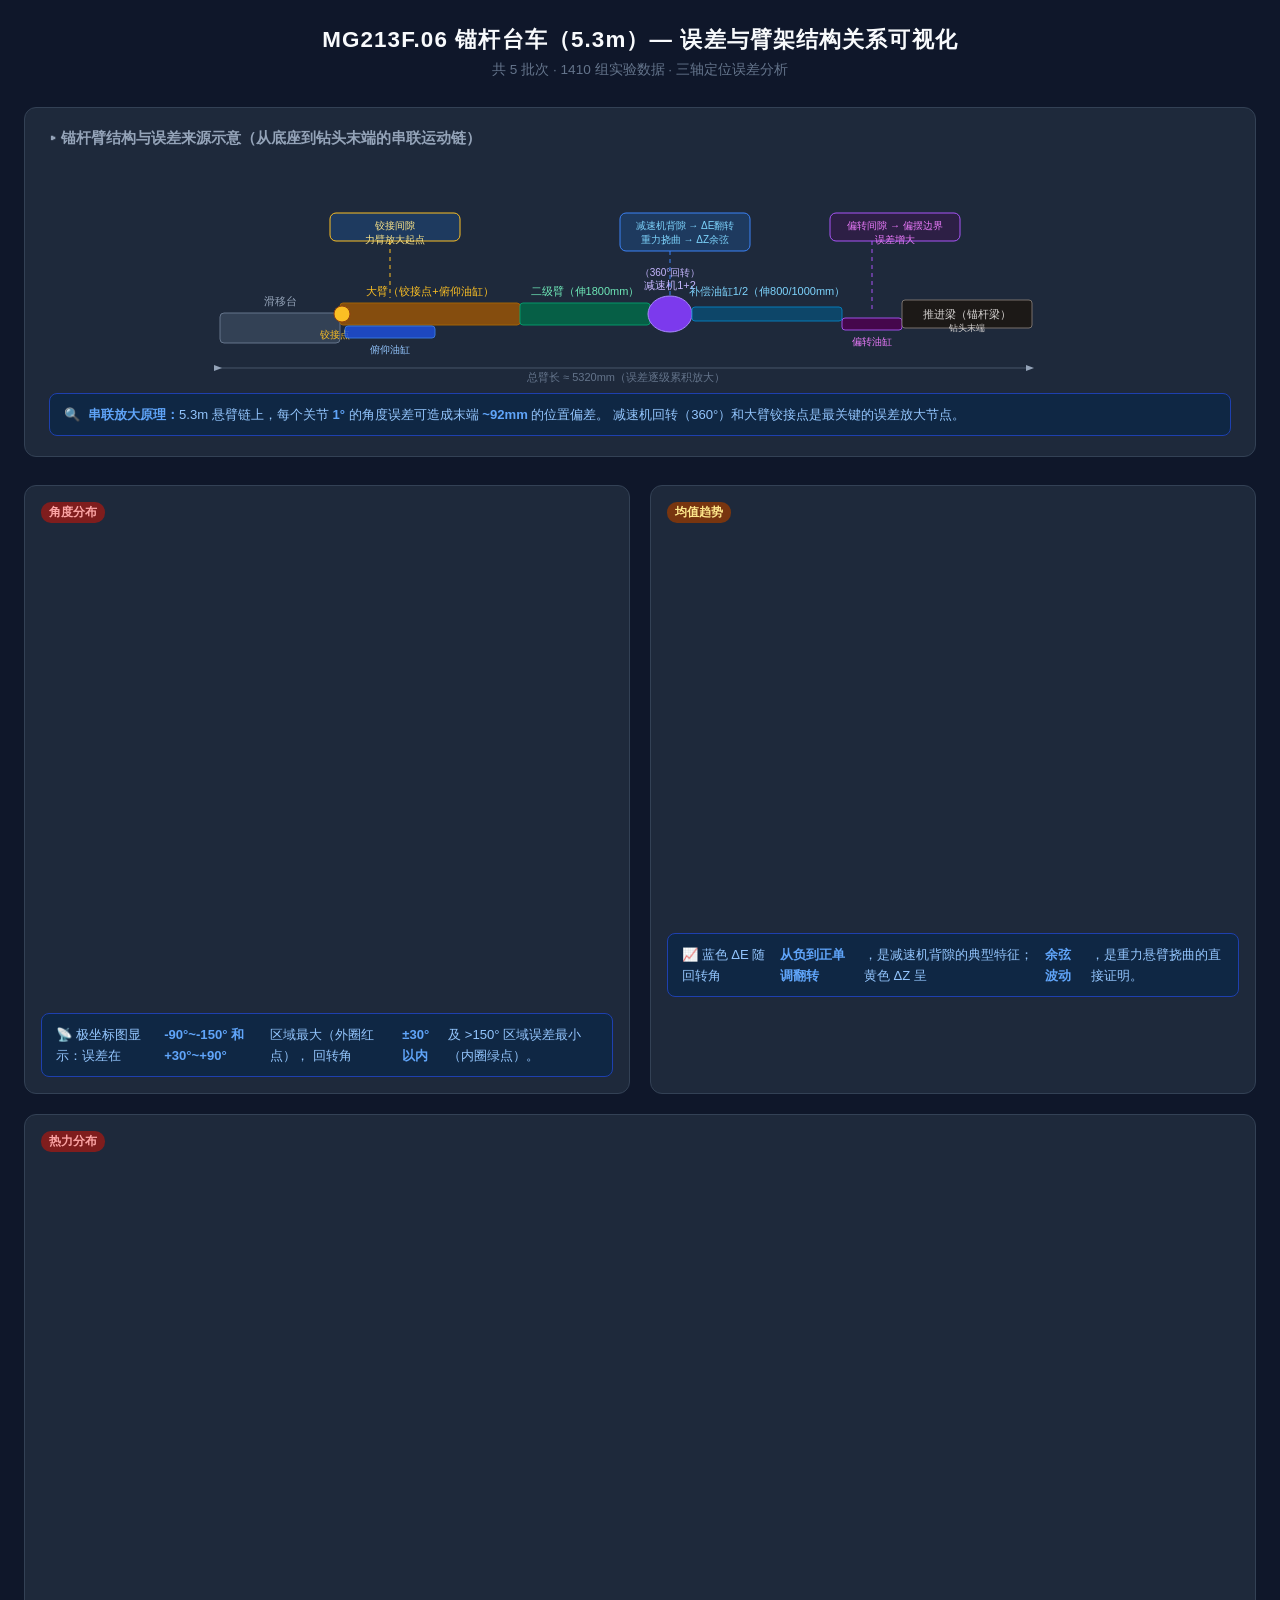
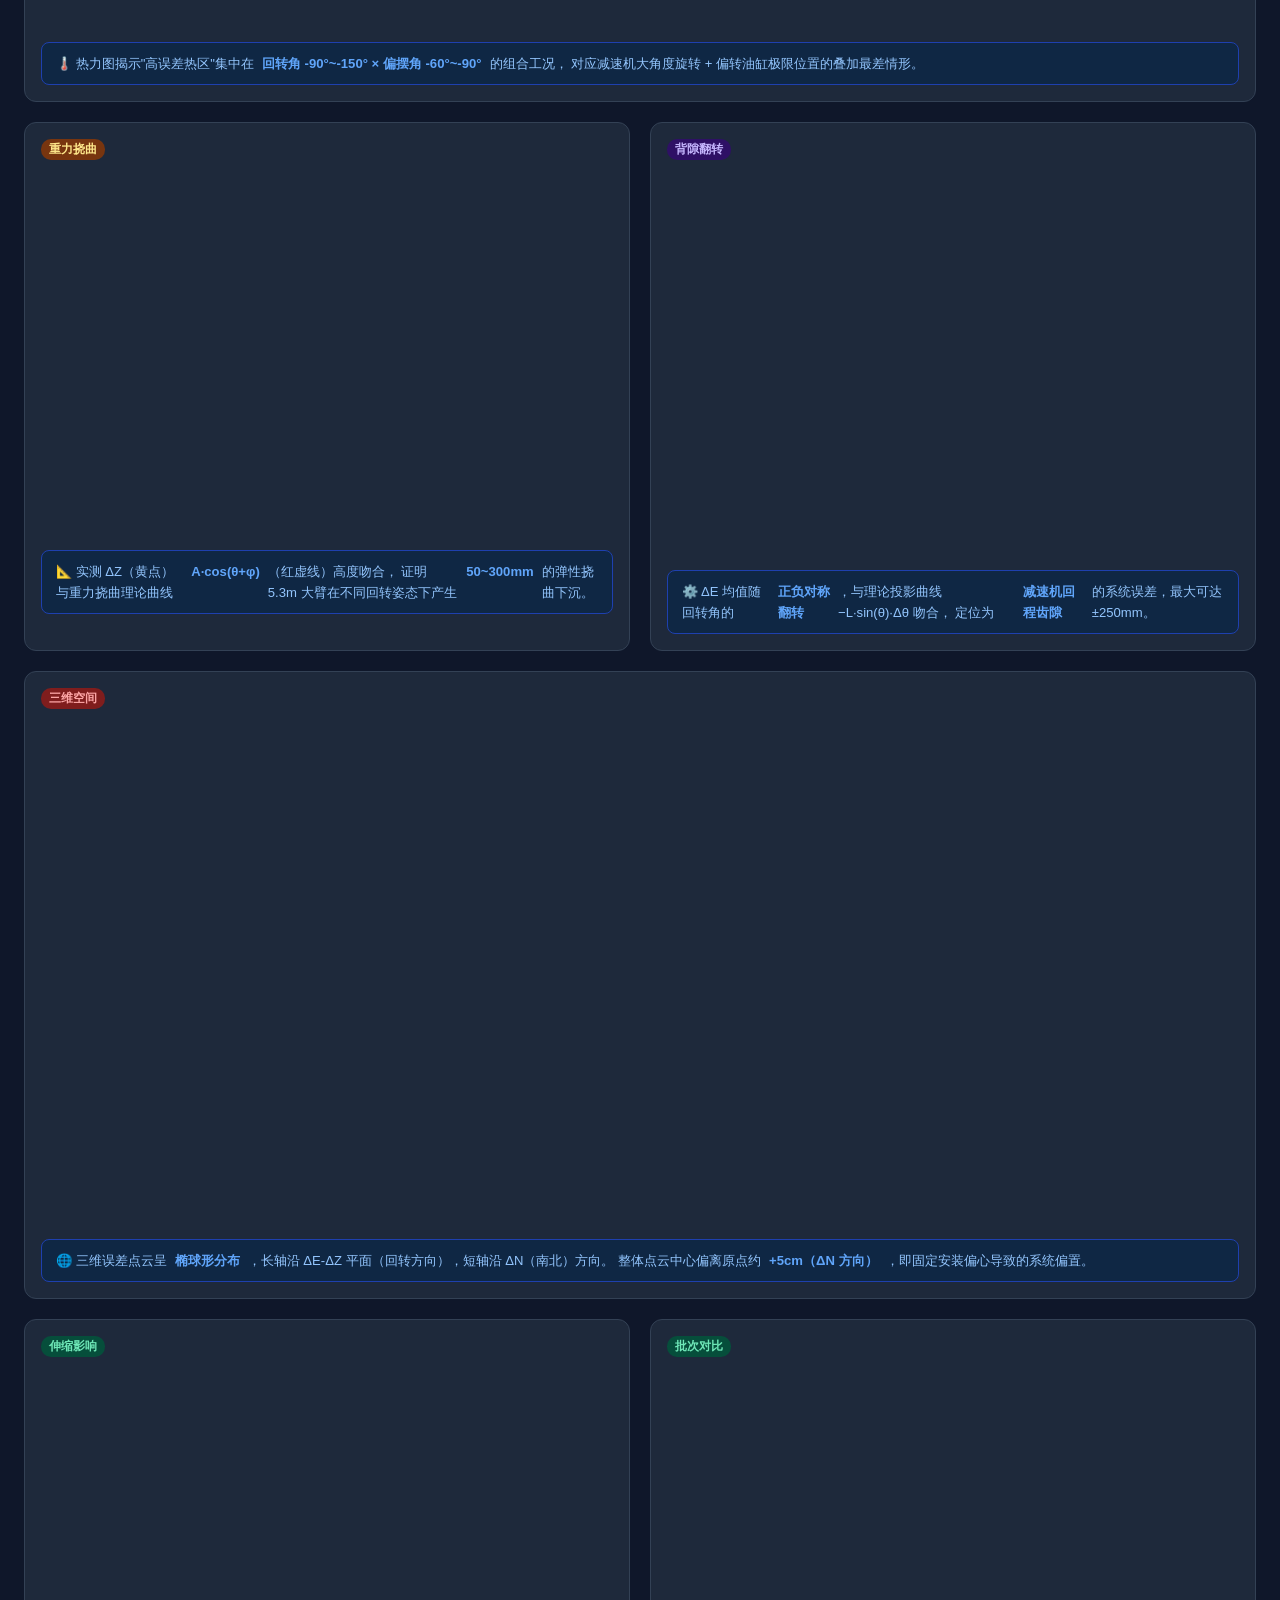
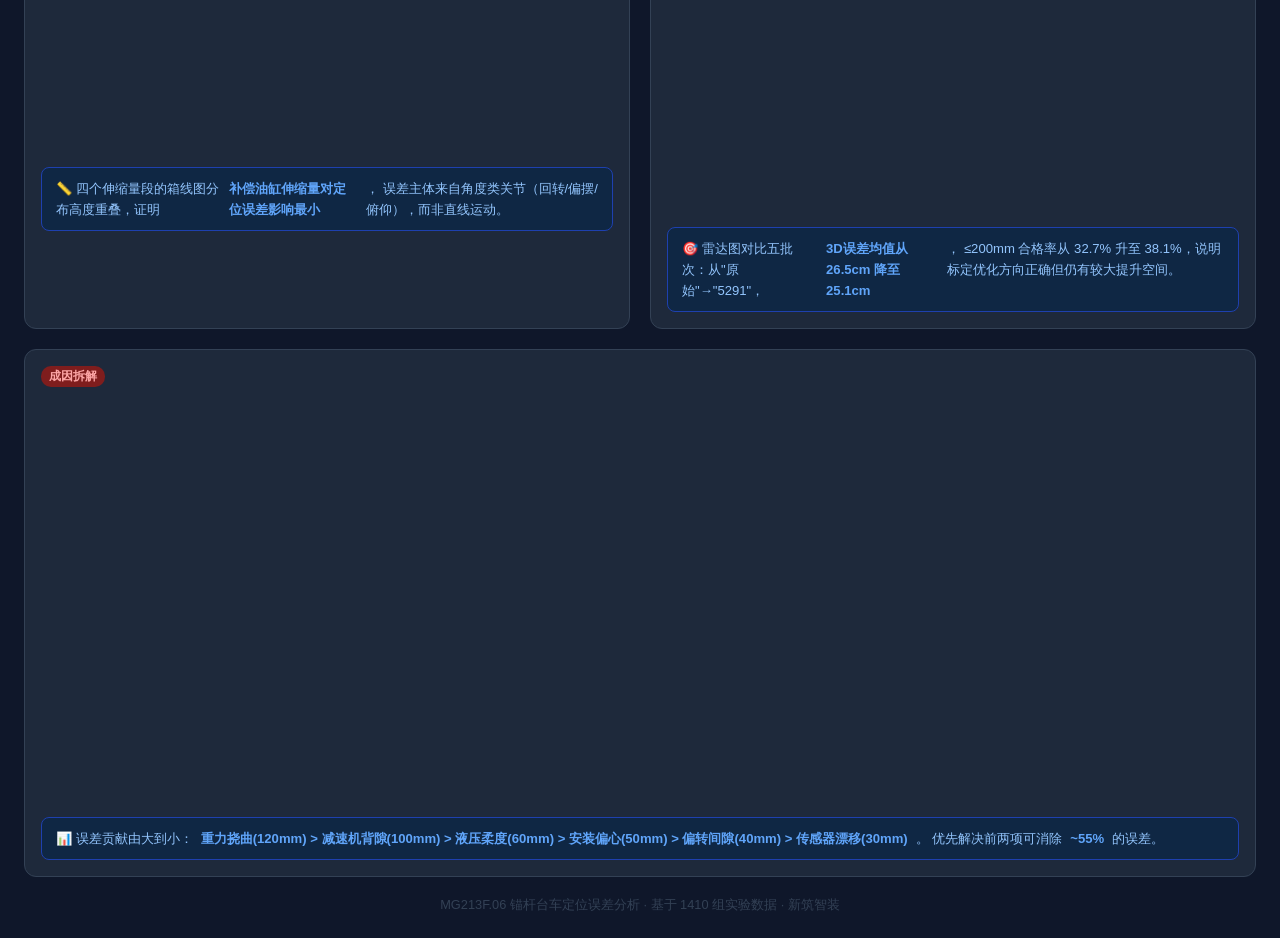
<file: anchor_error_analysis.html>
<!DOCTYPE html>
<html lang="zh-CN">
<head>
<meta charset="UTF-8">
<meta name="viewport" content="width=device-width,initial-scale=1">
<title>MG213F.06 锚杆台车 — 误差与臂架关系可视化</title>
<style>
  *{box-sizing:border-box;margin:0;padding:0}
  body{background:#0f172a;color:#f1f5f9;font-family:'Microsoft YaHei',Arial,sans-serif;padding:24px}
  h1{text-align:center;font-size:1.4rem;letter-spacing:.05em;color:#f8fafc;margin-bottom:6px}
  .subtitle{text-align:center;color:#64748b;font-size:.85rem;margin-bottom:28px}
  .struct-card{background:#1e293b;border:1px solid #334155;border-radius:12px;
               padding:20px 24px;margin-bottom:28px}
  .struct-card h2{color:#94a3b8;font-size:.95rem;margin-bottom:14px}
  .grid{display:grid;grid-template-columns:1fr 1fr;gap:20px}
  .grid.full{grid-template-columns:1fr}
  .card{background:#1e293b;border:1px solid #334155;border-radius:12px;
         padding:16px;overflow:hidden}
  .insight{display:flex;gap:8px;align-items:flex-start;
            background:#0f2744;border:1px solid #1e40af;border-radius:8px;
            padding:10px 14px;margin-top:10px;font-size:.82rem;color:#93c5fd;line-height:1.6}
  .insight b{color:#60a5fa}
  @media(max-width:900px){.grid{grid-template-columns:1fr}}
  .tag{display:inline-block;padding:2px 8px;border-radius:10px;
        font-size:.75rem;margin-right:6px;font-weight:600}
  .tag-r{background:#7f1d1d;color:#fca5a5}.tag-y{background:#78350f;color:#fde68a}
  .tag-g{background:#064e3b;color:#6ee7b7}.tag-p{background:#2e1065;color:#c4b5fd}
</style>
</head>
<body>
<h1>MG213F.06 锚杆台车（5.3m）— 误差与臂架结构关系可视化</h1>
<p class="subtitle">共 5 批次 · 1410 组实验数据 · 三轴定位误差分析</p>

<!-- 臂架结构示意 -->
<div class="struct-card">
  <h2>▸ 锚杆臂结构与误差来源示意（从底座到钻头末端的串联运动链）</h2>
  
<svg viewBox="0 0 900 220" xmlns="http://www.w3.org/2000/svg"
     style="width:100%;max-width:900px;display:block;margin:0 auto">
  <defs>
    <marker id="ah" markerWidth="8" markerHeight="8" refX="6" refY="3" orient="auto">
      <path d="M0,0 L0,6 L8,3 z" fill="#94a3b8"/>
    </marker>
  </defs>
  <!-- 底座滑移台 -->
  <rect x="30" y="150" width="120" height="30" rx="4" fill="#334155" stroke="#64748b"/>
  <text x="90" y="142" text-anchor="middle" fill="#94a3b8" font-size="11">滑移台</text>
  <!-- 大臂 -->
  <rect x="150" y="140" width="180" height="22" rx="3" fill="#854d0e" stroke="#a16207"/>
  <text x="240" y="132" text-anchor="middle" fill="#fbbf24" font-size="11">大臂（铰接点+俯仰油缸）</text>
  <!-- 铰接点 -->
  <circle cx="152" cy="151" r="8" fill="#fbbf24" stroke="#92400e"/>
  <text x="145" y="175" text-anchor="middle" fill="#fbbf24" font-size="10">铰接点</text>
  <!-- 俯仰油缸 -->
  <rect x="155" y="163" width="90" height="12" rx="3" fill="#1d4ed8" stroke="#3b82f6" opacity="0.85"/>
  <text x="200" y="190" text-anchor="middle" fill="#93c5fd" font-size="10">俯仰油缸</text>
  <!-- 二级臂 -->
  <rect x="330" y="140" width="130" height="22" rx="3" fill="#065f46" stroke="#059669"/>
  <text x="395" y="132" text-anchor="middle" fill="#6ee7b7" font-size="11">二级臂（伸1800mm）</text>
  <!-- 减速机 -->
  <ellipse cx="480" cy="151" rx="22" ry="18" fill="#7c3aed" stroke="#a78bfa"/>
  <text x="480" y="126" text-anchor="middle" fill="#c4b5fd" font-size="11">减速机1+2</text>
  <text x="480" y="113" text-anchor="middle" fill="#c4b5fd" font-size="10">（360°回转）</text>
  <!-- 补偿油缸 -->
  <rect x="502" y="144" width="150" height="14" rx="3" fill="#0c4a6e" stroke="#0284c7" opacity="0.9"/>
  <text x="577" y="132" text-anchor="middle" fill="#7dd3fc" font-size="11">补偿油缸1/2（伸800/1000mm）</text>
  <!-- 偏转油缸 -->
  <rect x="652" y="155" width="60" height="12" rx="3" fill="#4a044e" stroke="#a855f7" opacity="0.9"/>
  <text x="682" y="182" text-anchor="middle" fill="#e879f9" font-size="10">偏转油缸</text>
  <!-- 推进梁 -->
  <rect x="712" y="137" width="130" height="28" rx="3" fill="#1c1917" stroke="#78716c"/>
  <text x="777" y="155" text-anchor="middle" fill="#d6d3d1" font-size="11">推进梁（锚杆梁）</text>
  <text x="777" y="168" text-anchor="middle" fill="#d6d3d1" font-size="9">钻头末端</text>
  <!-- 总长标注 -->
  <line x1="30" y1="205" x2="842" y2="205" stroke="#475569" marker-end="url(#ah)" marker-start="url(#ah)"/>
  <text x="436" y="218" text-anchor="middle" fill="#64748b" font-size="11">总臂长 ≈ 5320mm（误差逐级累积放大）</text>
  <!-- 误差标注气泡 -->
  <rect x="430" y="50" width="130" height="38" rx="6" fill="#1e3a5f" stroke="#3b82f6"/>
  <text x="495" y="66" text-anchor="middle" fill="#7dd3fc" font-size="10">减速机背隙 → ΔE翻转</text>
  <text x="495" y="80" text-anchor="middle" fill="#7dd3fc" font-size="10">重力挠曲 → ΔZ余弦</text>
  <line x1="480" y1="88" x2="480" y2="133" stroke="#3b82f6" stroke-dasharray="4"/>
  <rect x="140" y="50" width="130" height="28" rx="6" fill="#1e3a5f" stroke="#fbbf24"/>
  <text x="205" y="66" text-anchor="middle" fill="#fde68a" font-size="10">铰接间隙</text>
  <text x="205" y="80" text-anchor="middle" fill="#fde68a" font-size="10">力臂放大起点</text>
  <line x1="200" y1="78" x2="200" y2="135" stroke="#fbbf24" stroke-dasharray="4"/>
  <rect x="640" y="50" width="130" height="28" rx="6" fill="#2d1f45" stroke="#a855f7"/>
  <text x="705" y="66" text-anchor="middle" fill="#e879f9" font-size="10">偏转间隙 → 偏摆边界</text>
  <text x="705" y="80" text-anchor="middle" fill="#e879f9" font-size="10">误差增大</text>
  <line x1="682" y1="78" x2="682" y2="150" stroke="#a855f7" stroke-dasharray="4"/>
</svg>

  <div class="insight">
    <span>🔍</span>
    <span><b>串联放大原理：</b>5.3m 悬臂链上，每个关节 <b>1°</b> 的角度误差可造成末端 <b>~92mm</b> 的位置偏差。
    减速机回转（360°）和大臂铰接点是最关键的误差放大节点。</span>
  </div>
</div>

<!-- 图1+图2 -->
<div class="grid" style="margin-bottom:20px">
  <div class="card">
    <span class="tag tag-r">角度分布</span>
    <div>                        <script>window.PlotlyConfig = {MathJaxConfig: 'local'};</script>
        <script charset="utf-8" src="https://cdn.plot.ly/plotly-3.5.0.min.js" integrity="sha256-fHbNLP+GlIXN+efbQec78UkemUz3NJp7UmfGxC1tNxs=" crossorigin="anonymous"></script>                <div id="74cab4ea-5f9a-43e2-b277-32c0c136151b" class="plotly-graph-div" style="height:480px; width:100%;"></div>            <script>                window.PLOTLYENV=window.PLOTLYENV || {};                                if (document.getElementById("74cab4ea-5f9a-43e2-b277-32c0c136151b")) {                    Plotly.newPlot(                        "74cab4ea-5f9a-43e2-b277-32c0c136151b",                        [{"hovertemplate":"%{text}\u003cextra\u003e\u003c\u002fextra\u003e","marker":{"color":{"dtype":"f8","bdata":"+qYFtBvRWEDXVVU+l2hSQPjKANYTQlNAqbETCae+V0BzJEQ\u002fLcJzQPkBhhVxuXRACOadHcw9dkBhhd2rmFB4QHtkUuF2y2hA1bwupkvNakB57scf\u002f\u002fhrQPzrhwtqtG5A80nX8hrnYEA0d2ybMrhNQH0hHC20klFAFFIc8Sz9UEDx9HxeOKddQNw9dlqAxl5ARkmpwscNXUCYPQG2dRJdQLNT7rHqTlpAt5XL6\u002fDia0ApBs6AE0dsQFKgaX6UZGxA1ekjerqobEDDt1metWdvQPxdsF1rN29ALZk+Vf0ubkDFEfBAwrZuQJCRnkUtZXFAiWdjLK3\u002fcEAK8MMsh\u002fxwQN+v\[base64]\u002fs1MuVk3dAH\[base64]\u002f2UwFpHZAp2BeZjF0eEAZbkpNM1p3QG8pQCn95nNA7MIM3q+EdkDfKCSEeLt2QHER9Z\[base64]\u002f\u002f\u002f\u002f\u002f39hQO1RQ\u002fksUmBAgmE\u002fr5gPVUCE9igg52FcQBhMcy+oJlpAQZi9auvfWEBeuMD6031hQOIK0ufS0GJAcPt7ImmtaUCMqjdrFU5pQAynp3UfYmpAd7v87jHqaUBRKCY6qxFqQPXxUNJVMmtA62b+CThob0COUyIk1ldvQHVA3by+xWlAh8ArnfgTa0Clg\[base64]\u002fzktayZRQD6QOfWmEVNAQu0WlMwcZ0CGuXGw3KdmQDs5Rluw1m1AQB5yL35GbUBMMMGkGs9vQO\u002fwsoC1\u002fG5APK2NHvnDc0CCpOyYLdpxQNa3XztExW5AQ6P6zn\u002f8b0AI\u002fcJ9mGNxQLGXfDlmanBAlaKuglH5cECU5L9IVNhxQEDcFjDxGHVAAO7CD11Lc0DDgmanw6BzQMPWu5Oy53VAOkIfZpbMdEBe3OEsrNpyQJ+dtvbhtXJAXjrzzuq6dUCq9AKoQOd0QA6\u002f5O0j0HFA47uQEwR3dUA0E9Fko5Z3QL+3js6mVnZAPFDHaKIMdED171mt2LtzQP5DOjjRGHdA4RpJ+d2Rd0ChHmCOW8Z0QP35FeOMFnRAb7h4WrB\u002fdkAaMjHBtdd2QDHadjHB4HNA0+JUvOFLc0Bd0uhFX+d0QMartI1gMnRAx8s6iDgLcUAzkl3FTXZxQNttU1XOVXRAbQ4r8poRckANa9sb1Ph0QPW\u002fua4K+HRAzE0pjSp5cUAbz8bQeZ1yQAtc\u002fxKld3VAGkfA748zRUAr4d0G2cxKQKpIgrIknmZABUvEkALUZUAbh3x\u002fFNVtQNO9DiMIb21A6VDqOoJucUCN\u002fv1\u002fPAJzQJY8mHAWDXNA3UXApKXLcUArgoezkgdzQFTEE\u002fGCVXNAzAPgiJ1\u002fc0B1mgsUiV9zQAUvQvgj9nNANLkHIBXUdECJyP2eKjt2QHtC+0tOWXVAMlPTQDQCdkDNDiywWj13QMU8PEAovXdAgZQac0k4dkDXyfPX4Sp2QK016eGIanhAqg6T7Rx1eEDOExFKGgt2QGNSQsgrGXZAGDp\u002ffMtfeEChR\u002fTN7\u002fx3QJkGlGPDrXVAc2JqUlV\u002fc0C1Zk4ddE52QJsb7OmstXdADKsN3wvkdEAYGpi4QmV1QDpquXw9Y3hA6YSHVoM6eEDws7n3gJJ1QEyYjVWERnFA2fRt\u002f4hvdEA8wW7hSZF0QF9mc++4THJAHESf4KZBcUAzy1JFZehzQA3776E38nJAOHP1OjpXcEBCa4pED6tvQEZYSNN1lnJAIoqYvucVX0CcAoUBqF5gQE5QgFuhiF9A7+7bYQ8XYECcMaSZtNJgQIUmKaUbImBA1ECKpMU1YEAf4V7bq8FgQAlB\u002fpo7amFAo2VmL4v1YUDdJiwDlb5jQKGik\u002f0lUmNApP7pnpW7ZUCvsGrE7zhlQOOHa9Ga82RAv8jRe\u002f0KWEAQs13JYEdAQDnZIzNHXUJAIYnlRIk\u002fQUAE9h+A\u002fwNAQDzzCo\u002fmH0RARbbNU9myV0A8lxpybZ5VQOpvRVP0nVBA5hWwJOVZUUB\u002fDoXuqTdSQNnvZqsUt1NASWzk7CVoU0DgcGhp5LdTQKVbiCgZikxA"},"colorbar":{"tickfont":{"color":"#94a3b8"},"title":{"font":{"color":"#cbd5e1"},"text":"3D误差\u003cbr\u003e(mm)"}},"colorscale":[[0.0,"rgb(0,104,55)"],[0.1,"rgb(26,152,80)"],[0.2,"rgb(102,189,99)"],[0.3,"rgb(166,217,106)"],[0.4,"rgb(217,239,139)"],[0.5,"rgb(255,255,191)"],[0.6,"rgb(254,224,139)"],[0.7,"rgb(253,174,97)"],[0.8,"rgb(244,109,67)"],[0.9,"rgb(215,48,39)"],[1.0,"rgb(165,0,38)"]],"opacity":0.8,"showscale":true,"size":6},"mode":"markers","name":"钻孔位置点","r":{"dtype":"f8","bdata":"+qYFtBvRWEDXVVU+l2hSQPjKANYTQlNAqbETCae+V0BzJEQ\u002fLcJzQPkBhhVxuXRACOadHcw9dkBhhd2rmFB4QHtkUuF2y2hA1bwupkvNakB57scf\u002f\u002fhrQPzrhwtqtG5A80nX8hrnYEA0d2ybMrhNQH0hHC20klFAFFIc8Sz9UEDx9HxeOKddQNw9dlqAxl5ARkmpwscNXUCYPQG2dRJdQLNT7rHqTlpAt5XL6\u002fDia0ApBs6AE0dsQFKgaX6UZGxA1ekjerqobEDDt1metWdvQPxdsF1rN29ALZk+Vf0ubkDFEfBAwrZuQJCRnkUtZXFAiWdjLK3\u002fcEAK8MMsh\u002fxwQN+v\[base64]\u002fs1MuVk3dAH\[base64]\u002f2UwFpHZAp2BeZjF0eEAZbkpNM1p3QG8pQCn95nNA7MIM3q+EdkDfKCSEeLt2QHER9Z\[base64]\u002f\u002f\u002f\u002f\u002f39hQO1RQ\u002fksUmBAgmE\u002fr5gPVUCE9igg52FcQBhMcy+oJlpAQZi9auvfWEBeuMD6031hQOIK0ufS0GJAcPt7ImmtaUCMqjdrFU5pQAynp3UfYmpAd7v87jHqaUBRKCY6qxFqQPXxUNJVMmtA62b+CThob0COUyIk1ldvQHVA3by+xWlAh8ArnfgTa0Clg\[base64]\u002fzktayZRQD6QOfWmEVNAQu0WlMwcZ0CGuXGw3KdmQDs5Rluw1m1AQB5yL35GbUBMMMGkGs9vQO\u002fwsoC1\u002fG5APK2NHvnDc0CCpOyYLdpxQNa3XztExW5AQ6P6zn\u002f8b0AI\u002fcJ9mGNxQLGXfDlmanBAlaKuglH5cECU5L9IVNhxQEDcFjDxGHVAAO7CD11Lc0DDgmanw6BzQMPWu5Oy53VAOkIfZpbMdEBe3OEsrNpyQJ+dtvbhtXJAXjrzzuq6dUCq9AKoQOd0QA6\u002f5O0j0HFA47uQEwR3dUA0E9Fko5Z3QL+3js6mVnZAPFDHaKIMdED171mt2LtzQP5DOjjRGHdA4RpJ+d2Rd0ChHmCOW8Z0QP35FeOMFnRAb7h4WrB\u002fdkAaMjHBtdd2QDHadjHB4HNA0+JUvOFLc0Bd0uhFX+d0QMartI1gMnRAx8s6iDgLcUAzkl3FTXZxQNttU1XOVXRAbQ4r8poRckANa9sb1Ph0QPW\u002fua4K+HRAzE0pjSp5cUAbz8bQeZ1yQAtc\u002fxKld3VAGkfA748zRUAr4d0G2cxKQKpIgrIknmZABUvEkALUZUAbh3x\u002fFNVtQNO9DiMIb21A6VDqOoJucUCN\u002fv1\u002fPAJzQJY8mHAWDXNA3UXApKXLcUArgoezkgdzQFTEE\u002fGCVXNAzAPgiJ1\u002fc0B1mgsUiV9zQAUvQvgj9nNANLkHIBXUdECJyP2eKjt2QHtC+0tOWXVAMlPTQDQCdkDNDiywWj13QMU8PEAovXdAgZQac0k4dkDXyfPX4Sp2QK016eGIanhAqg6T7Rx1eEDOExFKGgt2QGNSQsgrGXZAGDp\u002ffMtfeEChR\u002fTN7\u002fx3QJkGlGPDrXVAc2JqUlV\u002fc0C1Zk4ddE52QJsb7OmstXdADKsN3wvkdEAYGpi4QmV1QDpquXw9Y3hA6YSHVoM6eEDws7n3gJJ1QEyYjVWERnFA2fRt\u002f4hvdEA8wW7hSZF0QF9mc++4THJAHESf4KZBcUAzy1JFZehzQA3776E38nJAOHP1OjpXcEBCa4pED6tvQEZYSNN1lnJAIoqYvucVX0CcAoUBqF5gQE5QgFuhiF9A7+7bYQ8XYECcMaSZtNJgQIUmKaUbImBA1ECKpMU1YEAf4V7bq8FgQAlB\u002fpo7amFAo2VmL4v1YUDdJiwDlb5jQKGik\u002f0lUmNApP7pnpW7ZUCvsGrE7zhlQOOHa9Ga82RAv8jRe\u002f0KWEAQs13JYEdAQDnZIzNHXUJAIYnlRIk\u002fQUAE9h+A\u002fwNAQDzzCo\u002fmH0RARbbNU9myV0A8lxpybZ5VQOpvRVP0nVBA5hWwJOVZUUB\u002fDoXuqTdSQNnvZqsUt1NASWzk7CVoU0DgcGhp5LdTQKVbiCgZikxA"},"text":["组1: 回转-20.3°\u003cbr\u003e偏摆-92.1°\u003cbr\u003e伸缩0.801m\u003cbr\u003e\u003cb\u003e3D误差:99mm\u003c\u002fb\u003e","组2: 回转-1.2°\u003cbr\u003e偏摆-92.1°\u003cbr\u003e伸缩0.801m\u003cbr\u003e\u003cb\u003e3D误差:74mm\u003c\u002fb\u003e","组3: 回转8.8°\u003cbr\u003e偏摆-92.1°\u003cbr\u003e伸缩0.801m\u003cbr\u003e\u003cb\u003e3D误差:77mm\u003c\u002fb\u003e","组4: 回转24.3°\u003cbr\u003e偏摆-92.1°\u003cbr\u003e伸缩0.801m\u003cbr\u003e\u003cb\u003e3D误差:95mm\u003c\u002fb\u003e","组5: 回转-11.6°\u003cbr\u003e偏摆-96.3°\u003cbr\u003e伸缩0.278m\u003cbr\u003e\u003cb\u003e3D误差:316mm\u003c\u002fb\u003e","组6: 回转-31.2°\u003cbr\u003e偏摆-96.3°\u003cbr\u003e伸缩0.278m\u003cbr\u003e\u003cb\u003e3D误差:332mm\u003c\u002fb\u003e","组7: 回转-41.3°\u003cbr\u003e偏摆-88.8°\u003cbr\u003e伸缩0.278m\u003cbr\u003e\u003cb\u003e3D误差:356mm\u003c\u002fb\u003e","组8: 回转-59.7°\u003cbr\u003e偏摆-88.8°\u003cbr\u003e伸缩0.278m\u003cbr\u003e\u003cb\u003e3D误差:389mm\u003c\u002fb\u003e","组9: 回转27.6°\u003cbr\u003e偏摆-85.1°\u003cbr\u003e伸缩0.190m\u003cbr\u003e\u003cb\u003e3D误差:198mm\u003c\u002fb\u003e","组10: 回转27.6°\u003cbr\u003e偏摆-85.1°\u003cbr\u003e伸缩0.407m\u003cbr\u003e\u003cb\u003e3D误差:214mm\u003c\u002fb\u003e","组11: 回转27.6°\u003cbr\u003e偏摆-85.2°\u003cbr\u003e伸缩0.611m\u003cbr\u003e\u003cb\u003e3D误差:224mm\u003c\u002fb\u003e","组12: 回转27.6°\u003cbr\u003e偏摆-85.2°\u003cbr\u003e伸缩0.801m\u003cbr\u003e\u003cb\u003e3D误差:246mm\u003c\u002fb\u003e","组13: 回转19.3°\u003cbr\u003e偏摆-81.7°\u003cbr\u003e伸缩0.801m\u003cbr\u003e\u003cb\u003e3D误差:135mm\u003c\u002fb\u003e","组14: 回转20.9°\u003cbr\u003e偏摆-81.7°\u003cbr\u003e伸缩0.603m\u003cbr\u003e\u003cb\u003e3D误差:59mm\u003c\u002fb\u003e","组15: 回转20.9°\u003cbr\u003e偏摆-81.7°\u003cbr\u003e伸缩0.407m\u003cbr\u003e\u003cb\u003e3D误差:70mm\u003c\u002fb\u003e","组16: 回转20.9°\u003cbr\u003e偏摆-81.7°\u003cbr\u003e伸缩0.234m\u003cbr\u003e\u003cb\u003e3D误差:68mm\u003c\u002fb\u003e","组17: 回转12.0°\u003cbr\u003e偏摆-71.5°\u003cbr\u003e伸缩0.000m\u003cbr\u003e\u003cb\u003e3D误差:119mm\u003c\u002fb\u003e","组18: 回转12.0°\u003cbr\u003e偏摆-71.5°\u003cbr\u003e伸缩0.203m\u003cbr\u003e\u003cb\u003e3D误差:123mm\u003c\u002fb\u003e","组19: 回转12.0°\u003cbr\u003e偏摆-71.5°\u003cbr\u003e伸缩0.398m\u003cbr\u003e\u003cb\u003e3D误差:116mm\u003c\u002fb\u003e","组20: 回转12.0°\u003cbr\u003e偏摆-71.5°\u003cbr\u003e伸缩0.597m\u003cbr\u003e\u003cb\u003e3D误差:116mm\u003c\u002fb\u003e","组21: 回转12.0°\u003cbr\u003e偏摆-71.5°\u003cbr\u003e伸缩0.801m\u003cbr\u003e\u003cb\u003e3D误差:105mm\u003c\u002fb\u003e","组22: 回转4.4°\u003cbr\u003e偏摆-71.5°\u003cbr\u003e伸缩0.801m\u003cbr\u003e\u003cb\u003e3D误差:223mm\u003c\u002fb\u003e","组23: 回转4.4°\u003cbr\u003e偏摆-71.5°\u003cbr\u003e伸缩0.598m\u003cbr\u003e\u003cb\u003e3D误差:226mm\u003c\u002fb\u003e","组24: 回转4.4°\u003cbr\u003e偏摆-71.5°\u003cbr\u003e伸缩0.403m\u003cbr\u003e\u003cb\u003e3D误差:227mm\u003c\u002fb\u003e","组25: 回转4.4°\u003cbr\u003e偏摆-71.5°\u003cbr\u003e伸缩0.195m\u003cbr\u003e\u003cb\u003e3D误差:229mm\u003c\u002fb\u003e","组26: 回转-4.7°\u003cbr\u003e偏摆-71.5°\u003cbr\u003e伸缩0.195m\u003cbr\u003e\u003cb\u003e3D误差:251mm\u003c\u002fb\u003e","组27: 回转-4.7°\u003cbr\u003e偏摆-71.5°\u003cbr\u003e伸缩0.395m\u003cbr\u003e\u003cb\u003e3D误差:250mm\u003c\u002fb\u003e","组28: 回转-4.7°\u003cbr\u003e偏摆-71.5°\u003cbr\u003e伸缩0.563m\u003cbr\u003e\u003cb\u003e3D误差:241mm\u003c\u002fb\u003e","组29: 回转-4.6°\u003cbr\u003e偏摆-71.5°\u003cbr\u003e伸缩0.801m\u003cbr\u003e\u003cb\u003e3D误差:246mm\u003c\u002fb\u003e","组30: 回转-15.3°\u003cbr\u003e偏摆-71.5°\u003cbr\u003e伸缩0.801m\u003cbr\u003e\u003cb\u003e3D误差:278mm\u003c\u002fb\u003e","组31: 回转-15.3°\u003cbr\u003e偏摆-71.5°\u003cbr\u003e伸缩0.427m\u003cbr\u003e\u003cb\u003e3D误差:272mm\u003c\u002fb\u003e","组32: 回转-15.3°\u003cbr\u003e偏摆-71.5°\u003cbr\u003e伸缩0.203m\u003cbr\u003e\u003cb\u003e3D误差:272mm\u003c\u002fb\u003e","组33: 回转-15.3°\u003cbr\u003e偏摆-71.5°\u003cbr\u003e伸缩0.488m\u003cbr\u003e\u003cb\u003e3D误差:275mm\u003c\u002fb\u003e","组34: 回转-15.3°\u003cbr\u003e偏摆-71.5°\u003cbr\u003e伸缩0.801m\u003cbr\u003e\u003cb\u003e3D误差:287mm\u003c\u002fb\u003e","组35: 回转-23.1°\u003cbr\u003e偏摆-71.5°\u003cbr\u003e伸缩0.801m\u003cbr\u003e\u003cb\u003e3D误差:292mm\u003c\u002fb\u003e","组36: 回转-23.1°\u003cbr\u003e偏摆-71.5°\u003cbr\u003e伸缩0.516m\u003cbr\u003e\u003cb\u003e3D误差:287mm\u003c\u002fb\u003e","组37: 回转-23.3°\u003cbr\u003e偏摆-71.5°\u003cbr\u003e伸缩0.215m\u003cbr\u003e\u003cb\u003e3D误差:293mm\u003c\u002fb\u003e","组38: 回转-29.8°\u003cbr\u003e偏摆-71.5°\u003cbr\u003e伸缩0.215m\u003cbr\u003e\u003cb\u003e3D误差:302mm\u003c\u002fb\u003e","组39: 回转-29.8°\u003cbr\u003e偏摆-71.4°\u003cbr\u003e伸缩0.414m\u003cbr\u003e\u003cb\u003e3D误差:312mm\u003c\u002fb\u003e","组40: 回转-29.8°\u003cbr\u003e偏摆-71.4°\u003cbr\u003e伸缩0.550m\u003cbr\u003e\u003cb\u003e3D误差:317mm\u003c\u002fb\u003e","组41: 回转-29.8°\u003cbr\u003e偏摆-71.4°\u003cbr\u003e伸缩0.801m\u003cbr\u003e\u003cb\u003e3D误差:314mm\u003c\u002fb\u003e","组42: 回转-39.3°\u003cbr\u003e偏摆-71.2°\u003cbr\u003e伸缩0.487m\u003cbr\u003e\u003cb\u003e3D误差:326mm\u003c\u002fb\u003e","组43: 回转-39.3°\u003cbr\u003e偏摆-71.2°\u003cbr\u003e伸缩0.234m\u003cbr\u003e\u003cb\u003e3D误差:317mm\u003c\u002fb\u003e","组44: 回转-45.4°\u003cbr\u003e偏摆-65.6°\u003cbr\u003e伸缩0.234m\u003cbr\u003e\u003cb\u003e3D误差:338mm\u003c\u002fb\u003e","组45: 回转-45.4°\u003cbr\u003e偏摆-65.6°\u003cbr\u003e伸缩0.511m\u003cbr\u003e\u003cb\u003e3D误差:351mm\u003c\u002fb\u003e","组46: 回转-45.4°\u003cbr\u003e偏摆-65.6°\u003cbr\u003e伸缩0.801m\u003cbr\u003e\u003cb\u003e3D误差:357mm\u003c\u002fb\u003e","组47: 回转-55.7°\u003cbr\u003e偏摆-65.6°\u003cbr\u003e伸缩0.801m\u003cbr\u003e\u003cb\u003e3D误差:386mm\u003c\u002fb\u003e","组48: 回转-55.7°\u003cbr\u003e偏摆-65.6°\u003cbr\u003e伸缩0.538m\u003cbr\u003e\u003cb\u003e3D误差:377mm\u003c\u002fb\u003e","组49: 回转-63.3°\u003cbr\u003e偏摆-65.6°\u003cbr\u003e伸缩0.324m\u003cbr\u003e\u003cb\u003e3D误差:375mm\u003c\u002fb\u003e","组50: 回转-63.3°\u003cbr\u003e偏摆-65.6°\u003cbr\u003e伸缩0.600m\u003cbr\u003e\u003cb\u003e3D误差:387mm\u003c\u002fb\u003e","组51: 回转-63.3°\u003cbr\u003e偏摆-65.6°\u003cbr\u003e伸缩0.801m\u003cbr\u003e\u003cb\u003e3D误差:395mm\u003c\u002fb\u003e","组52: 回转-72.4°\u003cbr\u003e偏摆-65.6°\u003cbr\u003e伸缩0.801m\u003cbr\u003e\u003cb\u003e3D误差:412mm\u003c\u002fb\u003e","组53: 回转-72.4°\u003cbr\u003e偏摆-65.6°\u003cbr\u003e伸缩0.386m\u003cbr\u003e\u003cb\u003e3D误差:393mm\u003c\u002fb\u003e","组54: 回转-72.4°\u003cbr\u003e偏摆-65.6°\u003cbr\u003e伸缩0.190m\u003cbr\u003e\u003cb\u003e3D误差:377mm\u003c\u002fb\u003e","组55: 回转-81.0°\u003cbr\u003e偏摆-58.3°\u003cbr\u003e伸缩0.190m\u003cbr\u003e\u003cb\u003e3D误差:379mm\u003c\u002fb\u003e","组56: 回转-81.0°\u003cbr\u003e偏摆-58.3°\u003cbr\u003e伸缩0.450m\u003cbr\u003e\u003cb\u003e3D误差:385mm\u003c\u002fb\u003e","组57: 回转-81.0°\u003cbr\u003e偏摆-58.3°\u003cbr\u003e伸缩0.801m\u003cbr\u003e\u003cb\u003e3D误差:409mm\u003c\u002fb\u003e","组58: 回转-89.5°\u003cbr\u003e偏摆-58.3°\u003cbr\u003e伸缩0.801m\u003cbr\u003e\u003cb\u003e3D误差:414mm\u003c\u002fb\u003e","组59: 回转-89.5°\u003cbr\u003e偏摆-58.3°\u003cbr\u003e伸缩0.478m\u003cbr\u003e\u003cb\u003e3D误差:391mm\u003c\u002fb\u003e","组60: 回转-89.5°\u003cbr\u003e偏摆-58.3°\u003cbr\u003e伸缩0.176m\u003cbr\u003e\u003cb\u003e3D误差:373mm\u003c\u002fb\u003e","组61: 回转-101.0°\u003cbr\u003e偏摆-63.6°\u003cbr\u003e伸缩0.176m\u003cbr\u003e\u003cb\u003e3D误差:397mm\u003c\u002fb\u003e","组62: 回转-101.0°\u003cbr\u003e偏摆-63.6°\u003cbr\u003e伸缩0.397m\u003cbr\u003e\u003cb\u003e3D误差:403mm\u003c\u002fb\u003e","组63: 回转-101.0°\u003cbr\u003e偏摆-63.6°\u003cbr\u003e伸缩0.801m\u003cbr\u003e\u003cb\u003e3D误差:435mm\u003c\u002fb\u003e","组64: 回转-110.5°\u003cbr\u003e偏摆-63.6°\u003cbr\u003e伸缩0.801m\u003cbr\u003e\u003cb\u003e3D误差:435mm\u003c\u002fb\u003e","组65: 回转-110.5°\u003cbr\u003e偏摆-63.6°\u003cbr\u003e伸缩0.465m\u003cbr\u003e\u003cb\u003e3D误差:426mm\u003c\u002fb\u003e","组66: 回转-110.5°\u003cbr\u003e偏摆-63.6°\u003cbr\u003e伸缩0.166m\u003cbr\u003e\u003cb\u003e3D误差:408mm\u003c\u002fb\u003e","组67: 回转-116.8°\u003cbr\u003e偏摆-63.6°\u003cbr\u003e伸缩0.166m\u003cbr\u003e\u003cb\u003e3D误差:343mm\u003c\u002fb\u003e","组68: 回转-116.8°\u003cbr\u003e偏摆-63.6°\u003cbr\u003e伸缩0.421m\u003cbr\u003e\u003cb\u003e3D误差:365mm\u003c\u002fb\u003e","组69: 回转-116.8°\u003cbr\u003e偏摆-63.6°\u003cbr\u003e伸缩0.801m\u003cbr\u003e\u003cb\u003e3D误差:395mm\u003c\u002fb\u003e","组70: 回转-126.2°\u003cbr\u003e偏摆-63.6°\u003cbr\u003e伸缩0.456m\u003cbr\u003e\u003cb\u003e3D误差:355mm\u003c\u002fb\u003e","组71: 回转-126.2°\u003cbr\u003e偏摆-63.6°\u003cbr\u003e伸缩0.131m\u003cbr\u003e\u003cb\u003e3D误差:341mm\u003c\u002fb\u003e","组72: 回转-139.5°\u003cbr\u003e偏摆-63.6°\u003cbr\u003e伸缩0.131m\u003cbr\u003e\u003cb\u003e3D误差:335mm\u003c\u002fb\u003e","组73: 回转-139.5°\u003cbr\u003e偏摆-63.6°\u003cbr\u003e伸缩0.441m\u003cbr\u003e\u003cb\u003e3D误差:359mm\u003c\u002fb\u003e","组74: 回转-139.5°\u003cbr\u003e偏摆-63.6°\u003cbr\u003e伸缩0.801m\u003cbr\u003e\u003cb\u003e3D误差:382mm\u003c\u002fb\u003e","组75: 回转-151.7°\u003cbr\u003e偏摆-63.6°\u003cbr\u003e伸缩0.801m\u003cbr\u003e\u003cb\u003e3D误差:362mm\u003c\u002fb\u003e","组76: 回转-151.7°\u003cbr\u003e偏摆-81.0°\u003cbr\u003e伸缩0.447m\u003cbr\u003e\u003cb\u003e3D误差:391mm\u003c\u002fb\u003e","组77: 回转-151.7°\u003cbr\u003e偏摆-81.0°\u003cbr\u003e伸缩0.209m\u003cbr\u003e\u003cb\u003e3D误差:374mm\u003c\u002fb\u003e","组78: 回转-163.2°\u003cbr\u003e偏摆-81.0°\u003cbr\u003e伸缩0.209m\u003cbr\u003e\u003cb\u003e3D误差:318mm\u003c\u002fb\u003e","组79: 回转-163.2°\u003cbr\u003e偏摆-81.0°\u003cbr\u003e伸缩0.704m\u003cbr\u003e\u003cb\u003e3D误差:360mm\u003c\u002fb\u003e","组80: 回转-163.2°\u003cbr\u003e偏摆-81.0°\u003cbr\u003e伸缩0.801m\u003cbr\u003e\u003cb\u003e3D误差:364mm\u003c\u002fb\u003e","组81: 回转-176.9°\u003cbr\u003e偏摆-81.6°\u003cbr\u003e伸缩0.801m\u003cbr\u003e\u003cb\u003e3D误差:361mm\u003c\u002fb\u003e","组82: 回转-176.9°\u003cbr\u003e偏摆-81.6°\u003cbr\u003e伸缩0.503m\u003cbr\u003e\u003cb\u003e3D误差:342mm\u003c\u002fb\u003e","组83: 回转-176.9°\u003cbr\u003e偏摆-81.6°\u003cbr\u003e伸缩0.231m\u003cbr\u003e\u003cb\u003e3D误差:315mm\u003c\u002fb\u003e","组84: 回转-191.0°\u003cbr\u003e偏摆-81.6°\u003cbr\u003e伸缩0.231m\u003cbr\u003e\u003cb\u003e3D误差:314mm\u003c\u002fb\u003e","组85: 回转-191.2°\u003cbr\u003e偏摆-81.6°\u003cbr\u003e伸缩0.483m\u003cbr\u003e\u003cb\u003e3D误差:326mm\u003c\u002fb\u003e","组86: 回转-191.2°\u003cbr\u003e偏摆-81.6°\u003cbr\u003e伸缩0.801m\u003cbr\u003e\u003cb\u003e3D误差:352mm\u003c\u002fb\u003e","组87: 回转-201.8°\u003cbr\u003e偏摆-80.1°\u003cbr\u003e伸缩0.801m\u003cbr\u003e\u003cb\u003e3D误差:339mm\u003c\u002fb\u003e","组88: 回转-201.8°\u003cbr\u003e偏摆-80.1°\u003cbr\u003e伸缩0.533m\u003cbr\u003e\u003cb\u003e3D误差:324mm\u003c\u002fb\u003e","组89: 回转-201.7°\u003cbr\u003e偏摆-80.1°\u003cbr\u003e伸缩0.192m\u003cbr\u003e\u003cb\u003e3D误差:290mm\u003c\u002fb\u003e","组90: 回转-210.8°\u003cbr\u003e偏摆-76.7°\u003cbr\u003e伸缩0.192m\u003cbr\u003e\u003cb\u003e3D误差:268mm\u003c\u002fb\u003e","组91: 回转-210.8°\u003cbr\u003e偏摆-76.7°\u003cbr\u003e伸缩0.471m\u003cbr\u003e\u003cb\u003e3D误差:297mm\u003c\u002fb\u003e","组92: 回转-210.8°\u003cbr\u003e偏摆-76.7°\u003cbr\u003e伸缩0.801m\u003cbr\u003e\u003cb\u003e3D误差:306mm\u003c\u002fb\u003e","组93: 回转-210.8°\u003cbr\u003e偏摆-76.7°\u003cbr\u003e伸缩0.801m\u003cbr\u003e\u003cb\u003e3D误差:374mm\u003c\u002fb\u003e","组94: 回转-210.8°\u003cbr\u003e偏摆-76.7°\u003cbr\u003e伸缩0.536m\u003cbr\u003e\u003cb\u003e3D误差:360mm\u003c\u002fb\u003e","组95: 回转-210.8°\u003cbr\u003e偏摆-76.7°\u003cbr\u003e伸缩0.182m\u003cbr\u003e\u003cb\u003e3D误差:325mm\u003c\u002fb\u003e","组96: 回转-210.8°\u003cbr\u003e偏摆-76.7°\u003cbr\u003e伸缩0.182m\u003cbr\u003e\u003cb\u003e3D误差:294mm\u003c\u002fb\u003e","组97: 回转-210.8°\u003cbr\u003e偏摆-76.7°\u003cbr\u003e伸缩0.449m\u003cbr\u003e\u003cb\u003e3D误差:311mm\u003c\u002fb\u003e","组98: 回转-210.8°\u003cbr\u003e偏摆-76.7°\u003cbr\u003e伸缩0.801m\u003cbr\u003e\u003cb\u003e3D误差:332mm\u003c\u002fb\u003e","组99: 回转-47.4°\u003cbr\u003e偏摆85.1°\u003cbr\u003e伸缩0.000m\u003cbr\u003e\u003cb\u003e3D误差:155mm\u003c\u002fb\u003e","组100: 回转-47.5°\u003cbr\u003e偏摆85.1°\u003cbr\u003e伸缩0.534m\u003cbr\u003e\u003cb\u003e3D误差:169mm\u003c\u002fb\u003e","组101: 回转-47.5°\u003cbr\u003e偏摆85.2°\u003cbr\u003e伸缩0.418m\u003cbr\u003e\u003cb\u003e3D误差:140mm\u003c\u002fb\u003e","组102: 回转-47.5°\u003cbr\u003e偏摆85.2°\u003cbr\u003e伸缩0.290m\u003cbr\u003e\u003cb\u003e3D误差:131mm\u003c\u002fb\u003e","组103: 回转-42.6°\u003cbr\u003e偏摆85.2°\u003cbr\u003e伸缩0.290m\u003cbr\u003e\u003cb\u003e3D误差:84mm\u003c\u002fb\u003e","组104: 回转-42.6°\u003cbr\u003e偏摆85.2°\u003cbr\u003e伸缩0.801m\u003cbr\u003e\u003cb\u003e3D误差:114mm\u003c\u002fb\u003e","组105: 回转-39.1°\u003cbr\u003e偏摆85.2°\u003cbr\u003e伸缩0.801m\u003cbr\u003e\u003cb\u003e3D误差:105mm\u003c\u002fb\u003e","组106: 回转-34.4°\u003cbr\u003e偏摆85.2°\u003cbr\u003e伸缩0.352m\u003cbr\u003e\u003cb\u003e3D误差:99mm\u003c\u002fb\u003e","组107: 回转-25.1°\u003cbr\u003e偏摆85.2°\u003cbr\u003e伸缩0.352m\u003cbr\u003e\u003cb\u003e3D误差:140mm\u003c\u002fb\u003e","组108: 回转-25.1°\u003cbr\u003e偏摆85.2°\u003cbr\u003e伸缩0.615m\u003cbr\u003e\u003cb\u003e3D误差:151mm\u003c\u002fb\u003e","组109: 回转-11.9°\u003cbr\u003e偏摆85.2°\u003cbr\u003e伸缩0.801m\u003cbr\u003e\u003cb\u003e3D误差:205mm\u003c\u002fb\u003e","组110: 回转-11.9°\u003cbr\u003e偏摆85.2°\u003cbr\u003e伸缩0.395m\u003cbr\u003e\u003cb\u003e3D误差:202mm\u003c\u002fb\u003e","组111: 回转-0.3°\u003cbr\u003e偏摆82.8°\u003cbr\u003e伸缩0.395m\u003cbr\u003e\u003cb\u003e3D误差:211mm\u003c\u002fb\u003e","组112: 回转-0.3°\u003cbr\u003e偏摆82.8°\u003cbr\u003e伸缩0.801m\u003cbr\u003e\u003cb\u003e3D误差:207mm\u003c\u002fb\u003e","组113: 回转10.6°\u003cbr\u003e偏摆82.8°\u003cbr\u003e伸缩0.801m\u003cbr\u003e\u003cb\u003e3D误差:209mm\u003c\u002fb\u003e","组114: 回转10.6°\u003cbr\u003e偏摆82.8°\u003cbr\u003e伸缩0.221m\u003cbr\u003e\u003cb\u003e3D误差:218mm\u003c\u002fb\u003e","组115: 回转25.6°\u003cbr\u003e偏摆82.8°\u003cbr\u003e伸缩0.221m\u003cbr\u003e\u003cb\u003e3D误差:251mm\u003c\u002fb\u003e","组116: 回转25.6°\u003cbr\u003e偏摆82.8°\u003cbr\u003e伸缩0.679m\u003cbr\u003e\u003cb\u003e3D误差:251mm\u003c\u002fb\u003e","组117: 回转40.3°\u003cbr\u003e偏摆77.5°\u003cbr\u003e伸缩0.679m\u003cbr\u003e\u003cb\u003e3D误差:206mm\u003c\u002fb\u003e","组118: 回转40.3°\u003cbr\u003e偏摆77.5°\u003cbr\u003e伸缩0.270m\u003cbr\u003e\u003cb\u003e3D误差:217mm\u003c\u002fb\u003e","组119: 回转57.4°\u003cbr\u003e偏摆76.1°\u003cbr\u003e伸缩0.270m\u003cbr\u003e\u003cb\u003e3D误差:237mm\u003c\u002fb\u003e","组120: 回转57.4°\u003cbr\u003e偏摆76.1°\u003cbr\u003e伸缩0.801m\u003cbr\u003e\u003cb\u003e3D误差:249mm\u003c\u002fb\u003e","组121: 回转67.7°\u003cbr\u003e偏摆74.5°\u003cbr\u003e伸缩0.801m\u003cbr\u003e\u003cb\u003e3D误差:277mm\u003c\u002fb\u003e","组122: 回转67.7°\u003cbr\u003e偏摆74.5°\u003cbr\u003e伸缩0.211m\u003cbr\u003e\u003cb\u003e3D误差:276mm\u003c\u002fb\u003e","组123: 回转83.3°\u003cbr\u003e偏摆74.5°\u003cbr\u003e伸缩0.211m\u003cbr\u003e\u003cb\u003e3D误差:291mm\u003c\u002fb\u003e","组124: 回转83.3°\u003cbr\u003e偏摆74.5°\u003cbr\u003e伸缩0.801m\u003cbr\u003e\u003cb\u003e3D误差:310mm\u003c\u002fb\u003e","组125: 回转104.2°\u003cbr\u003e偏摆74.5°\u003cbr\u003e伸缩0.801m\u003cbr\u003e\u003cb\u003e3D误差:311mm\u003c\u002fb\u003e","组126: 回转104.2°\u003cbr\u003e偏摆74.5°\u003cbr\u003e伸缩0.371m\u003cbr\u003e\u003cb\u003e3D误差:301mm\u003c\u002fb\u003e","组127: 回转116.0°\u003cbr\u003e偏摆77.6°\u003cbr\u003e伸缩0.371m\u003cbr\u003e\u003cb\u003e3D误差:257mm\u003c\u002fb\u003e","组128: 回转116.0°\u003cbr\u003e偏摆77.7°\u003cbr\u003e伸缩0.801m\u003cbr\u003e\u003cb\u003e3D误差:287mm\u003c\u002fb\u003e","组129: 回转130.9°\u003cbr\u003e偏摆77.7°\u003cbr\u003e伸缩0.801m\u003cbr\u003e\u003cb\u003e3D误差:284mm\u003c\u002fb\u003e","组130: 回转130.9°\u003cbr\u003e偏摆77.7°\u003cbr\u003e伸缩0.283m\u003cbr\u003e\u003cb\u003e3D误差:241mm\u003c\u002fb\u003e","组131: 回转145.7°\u003cbr\u003e偏摆74.9°\u003cbr\u003e伸缩0.283m\u003cbr\u003e\u003cb\u003e3D误差:222mm\u003c\u002fb\u003e","组132: 回转145.7°\u003cbr\u003e偏摆74.9°\u003cbr\u003e伸缩0.801m\u003cbr\u003e\u003cb\u003e3D误差:247mm\u003c\u002fb\u003e","组133: 回转161.2°\u003cbr\u003e偏摆74.6°\u003cbr\u003e伸缩0.801m\u003cbr\u003e\u003cb\u003e3D误差:197mm\u003c\u002fb\u003e","组134: 回转161.2°\u003cbr\u003e偏摆74.6°\u003cbr\u003e伸缩0.218m\u003cbr\u003e\u003cb\u003e3D误差:171mm\u003c\u002fb\u003e","组135: 回转178.4°\u003cbr\u003e偏摆74.6°\u003cbr\u003e伸缩0.218m\u003cbr\u003e\u003cb\u003e3D误差:124mm\u003c\u002fb\u003e","组136: 回转178.4°\u003cbr\u003e偏摆74.6°\u003cbr\u003e伸缩0.801m\u003cbr\u003e\u003cb\u003e3D误差:150mm\u003c\u002fb\u003e","组137: 回转195.4°\u003cbr\u003e偏摆74.6°\u003cbr\u003e伸缩0.801m\u003cbr\u003e\u003cb\u003e3D误差:108mm\u003c\u002fb\u003e","组138: 回转195.4°\u003cbr\u003e偏摆74.6°\u003cbr\u003e伸缩0.162m\u003cbr\u003e\u003cb\u003e3D误差:85mm\u003c\u002fb\u003e","组139: 回转211.2°\u003cbr\u003e偏摆74.6°\u003cbr\u003e伸缩0.162m\u003cbr\u003e\u003cb\u003e3D误差:60mm\u003c\u002fb\u003e","组140: 回转211.2°\u003cbr\u003e偏摆74.6°\u003cbr\u003e伸缩0.801m\u003cbr\u003e\u003cb\u003e3D误差:79mm\u003c\u002fb\u003e","组141: 回转211.2°\u003cbr\u003e偏摆74.6°\u003cbr\u003e伸缩0.801m\u003cbr\u003e\u003cb\u003e3D误差:109mm\u003c\u002fb\u003e","组142: 回转211.2°\u003cbr\u003e偏摆74.6°\u003cbr\u003e伸缩0.186m\u003cbr\u003e\u003cb\u003e3D误差:68mm\u003c\u002fb\u003e","组143: 回转211.2°\u003cbr\u003e偏摆74.6°\u003cbr\u003e伸缩0.186m\u003cbr\u003e\u003cb\u003e3D误差:86mm\u003c\u002fb\u003e","组146: 回转21.4°\u003cbr\u003e偏摆-62.0°\u003cbr\u003e伸缩0.810m\u003cbr\u003e\u003cb\u003e3D误差:259mm\u003c\u002fb\u003e","组147: 回转19.9°\u003cbr\u003e偏摆-61.0°\u003cbr\u003e伸缩0.810m\u003cbr\u003e\u003cb\u003e3D误差:176mm\u003c\u002fb\u003e","组148: 回转34.6°\u003cbr\u003e偏摆-60.0°\u003cbr\u003e伸缩0.801m\u003cbr\u003e\u003cb\u003e3D误差:133mm\u003c\u002fb\u003e","组149: 回转34.6°\u003cbr\u003e偏摆-60.0°\u003cbr\u003e伸缩0.000m\u003cbr\u003e\u003cb\u003e3D误差:82mm\u003c\u002fb\u003e","组150: 回转30.0°\u003cbr\u003e偏摆-50.3°\u003cbr\u003e伸缩0.442m\u003cbr\u003e\u003cb\u003e3D误差:64mm\u003c\u002fb\u003e","组151: 回转30.0°\u003cbr\u003e偏摆-50.3°\u003cbr\u003e伸缩0.050m\u003cbr\u003e\u003cb\u003e3D误差:49mm\u003c\u002fb\u003e","组152: 回转25.2°\u003cbr\u003e偏摆-57.4°\u003cbr\u003e伸缩0.561m\u003cbr\u003e\u003cb\u003e3D误差:37mm\u003c\u002fb\u003e","组153: 回转25.2°\u003cbr\u003e偏摆-57.4°\u003cbr\u003e伸缩0.125m\u003cbr\u003e\u003cb\u003e3D误差:37mm\u003c\u002fb\u003e","组154: 回转0.2°\u003cbr\u003e偏摆-59.9°\u003cbr\u003e伸缩0.549m\u003cbr\u003e\u003cb\u003e3D误差:69mm\u003c\u002fb\u003e","组155: 回转0.2°\u003cbr\u003e偏摆-59.9°\u003cbr\u003e伸缩0.068m\u003cbr\u003e\u003cb\u003e3D误差:76mm\u003c\u002fb\u003e","组156: 回转-18.4°\u003cbr\u003e偏摆-45.4°\u003cbr\u003e伸缩0.774m\u003cbr\u003e\u003cb\u003e3D误差:185mm\u003c\u002fb\u003e","组157: 回转-18.4°\u003cbr\u003e偏摆-45.4°\u003cbr\u003e伸缩0.043m\u003cbr\u003e\u003cb\u003e3D误差:181mm\u003c\u002fb\u003e","组158: 回转-27.7°\u003cbr\u003e偏摆-51.9°\u003cbr\u003e伸缩0.801m\u003cbr\u003e\u003cb\u003e3D误差:239mm\u003c\u002fb\u003e","组159: 回转-27.7°\u003cbr\u003e偏摆-51.9°\u003cbr\u003e伸缩0.000m\u003cbr\u003e\u003cb\u003e3D误差:234mm\u003c\u002fb\u003e","组160: 回转-38.8°\u003cbr\u003e偏摆-59.3°\u003cbr\u003e伸缩0.801m\u003cbr\u003e\u003cb\u003e3D误差:254mm\u003c\u002fb\u003e","组161: 回转-38.8°\u003cbr\u003e偏摆-59.4°\u003cbr\u003e伸缩0.000m\u003cbr\u003e\u003cb\u003e3D误差:248mm\u003c\u002fb\u003e","组162: 回转-52.2°\u003cbr\u003e偏摆-62.7°\u003cbr\u003e伸缩0.801m\u003cbr\u003e\u003cb\u003e3D误差:316mm\u003c\u002fb\u003e","组163: 回转-52.2°\u003cbr\u003e偏摆-62.7°\u003cbr\u003e伸缩0.028m\u003cbr\u003e\u003cb\u003e3D误差:286mm\u003c\u002fb\u003e","组164: 回转-32.9°\u003cbr\u003e偏摆-60.6°\u003cbr\u003e伸缩0.000m\u003cbr\u003e\u003cb\u003e3D误差:246mm\u003c\u002fb\u003e","组165: 回转-32.9°\u003cbr\u003e偏摆-60.6°\u003cbr\u003e伸缩0.801m\u003cbr\u003e\u003cb\u003e3D误差:256mm\u003c\u002fb\u003e","组166: 回转-42.4°\u003cbr\u003e偏摆-60.6°\u003cbr\u003e伸缩0.801m\u003cbr\u003e\u003cb\u003e3D误差:278mm\u003c\u002fb\u003e","组167: 回转-42.5°\u003cbr\u003e偏摆-60.6°\u003cbr\u003e伸缩0.000m\u003cbr\u003e\u003cb\u003e3D误差:263mm\u003c\u002fb\u003e","组168: 回转-55.1°\u003cbr\u003e偏摆-62.2°\u003cbr\u003e伸缩0.000m\u003cbr\u003e\u003cb\u003e3D误差:272mm\u003c\u002fb\u003e","组169: 回转-55.1°\u003cbr\u003e偏摆-62.2°\u003cbr\u003e伸缩0.627m\u003cbr\u003e\u003cb\u003e3D误差:286mm\u003c\u002fb\u003e","组170: 回转-69.9°\u003cbr\u003e偏摆-66.0°\u003cbr\u003e伸缩0.627m\u003cbr\u003e\u003cb\u003e3D误差:338mm\u003c\u002fb\u003e","组171: 回转-69.9°\u003cbr\u003e偏摆-66.0°\u003cbr\u003e伸缩0.000m\u003cbr\u003e\u003cb\u003e3D误差:309mm\u003c\u002fb\u003e","组172: 回转-87.4°\u003cbr\u003e偏摆-71.4°\u003cbr\u003e伸缩0.000m\u003cbr\u003e\u003cb\u003e3D误差:314mm\u003c\u002fb\u003e","组173: 回转-87.4°\u003cbr\u003e偏摆-71.4°\u003cbr\u003e伸缩0.592m\u003cbr\u003e\u003cb\u003e3D误差:350mm\u003c\u002fb\u003e","组174: 回转-106.0°\u003cbr\u003e偏摆-74.5°\u003cbr\u003e伸缩0.592m\u003cbr\u003e\u003cb\u003e3D误差:333mm\u003c\u002fb\u003e","组175: 回转-111.3°\u003cbr\u003e偏摆-74.5°\u003cbr\u003e伸缩0.000m\u003cbr\u003e\u003cb\u003e3D误差:302mm\u003c\u002fb\u003e","组176: 回转-119.8°\u003cbr\u003e偏摆-78.2°\u003cbr\u003e伸缩0.000m\u003cbr\u003e\u003cb\u003e3D误差:299mm\u003c\u002fb\u003e","组177: 回转-119.8°\u003cbr\u003e偏摆-78.2°\u003cbr\u003e伸缩0.801m\u003cbr\u003e\u003cb\u003e3D误差:348mm\u003c\u002fb\u003e","组178: 回转-137.7°\u003cbr\u003e偏摆-78.2°\u003cbr\u003e伸缩0.801m\u003cbr\u003e\u003cb\u003e3D误差:334mm\u003c\u002fb\u003e","组179: 回转-137.7°\u003cbr\u003e偏摆-78.2°\u003cbr\u003e伸缩0.000m\u003cbr\u003e\u003cb\u003e3D误差:285mm\u003c\u002fb\u003e","组180: 回转-84.7°\u003cbr\u003e偏摆-74.4°\u003cbr\u003e伸缩0.000m\u003cbr\u003e\u003cb\u003e3D误差:343mm\u003c\u002fb\u003e","组181: 回转-84.7°\u003cbr\u003e偏摆-74.4°\u003cbr\u003e伸缩0.604m\u003cbr\u003e\u003cb\u003e3D误差:377mm\u003c\u002fb\u003e","组182: 回转-97.0°\u003cbr\u003e偏摆-74.4°\u003cbr\u003e伸缩0.584m\u003cbr\u003e\u003cb\u003e3D误差:357mm\u003c\u002fb\u003e","组183: 回转-97.0°\u003cbr\u003e偏摆-74.4°\u003cbr\u003e伸缩0.000m\u003cbr\u003e\u003cb\u003e3D误差:321mm\u003c\u002fb\u003e","组184: 回转-115.8°\u003cbr\u003e偏摆-75.2°\u003cbr\u003e伸缩0.000m\u003cbr\u003e\u003cb\u003e3D误差:316mm\u003c\u002fb\u003e","组185: 回转-115.8°\u003cbr\u003e偏摆-75.3°\u003cbr\u003e伸缩0.749m\u003cbr\u003e\u003cb\u003e3D误差:370mm\u003c\u002fb\u003e","组186: 回转-134.2°\u003cbr\u003e偏摆-78.6°\u003cbr\u003e伸缩0.749m\u003cbr\u003e\u003cb\u003e3D误差:377mm\u003c\u002fb\u003e","组187: 回转-134.1°\u003cbr\u003e偏摆-78.6°\u003cbr\u003e伸缩0.047m\u003cbr\u003e\u003cb\u003e3D误差:332mm\u003c\u002fb\u003e","组188: 回转-144.0°\u003cbr\u003e偏摆-79.2°\u003cbr\u003e伸缩0.000m\u003cbr\u003e\u003cb\u003e3D误差:321mm\u003c\u002fb\u003e","组189: 回转-144.0°\u003cbr\u003e偏摆-79.2°\u003cbr\u003e伸缩0.467m\u003cbr\u003e\u003cb\u003e3D误差:360mm\u003c\u002fb\u003e","组190: 回转-154.4°\u003cbr\u003e偏摆-79.2°\u003cbr\u003e伸缩0.686m\u003cbr\u003e\u003cb\u003e3D误差:365mm\u003c\u002fb\u003e","组191: 回转-154.4°\u003cbr\u003e偏摆-75.9°\u003cbr\u003e伸缩0.000m\u003cbr\u003e\u003cb\u003e3D误差:318mm\u003c\u002fb\u003e","组192: 回转-163.7°\u003cbr\u003e偏摆-76.1°\u003cbr\u003e伸缩0.000m\u003cbr\u003e\u003cb\u003e3D误差:309mm\u003c\u002fb\u003e","组193: 回转-163.7°\u003cbr\u003e偏摆-76.1°\u003cbr\u003e伸缩0.489m\u003cbr\u003e\u003cb\u003e3D误差:334mm\u003c\u002fb\u003e","组194: 回转-174.2°\u003cbr\u003e偏摆-82.7°\u003cbr\u003e伸缩0.801m\u003cbr\u003e\u003cb\u003e3D误差:323mm\u003c\u002fb\u003e","组195: 回转-174.2°\u003cbr\u003e偏摆-82.7°\u003cbr\u003e伸缩0.000m\u003cbr\u003e\u003cb\u003e3D误差:273mm\u003c\u002fb\u003e","组196: 回转-180.7°\u003cbr\u003e偏摆-82.7°\u003cbr\u003e伸缩0.000m\u003cbr\u003e\u003cb\u003e3D误差:279mm\u003c\u002fb\u003e","组197: 回转-180.7°\u003cbr\u003e偏摆-82.7°\u003cbr\u003e伸缩0.751m\u003cbr\u003e\u003cb\u003e3D误差:325mm\u003c\u002fb\u003e","组198: 回转-185.3°\u003cbr\u003e偏摆-82.7°\u003cbr\u003e伸缩0.000m\u003cbr\u003e\u003cb\u003e3D误差:289mm\u003c\u002fb\u003e","组199: 回转-185.3°\u003cbr\u003e偏摆-82.7°\u003cbr\u003e伸缩0.671m\u003cbr\u003e\u003cb\u003e3D误差:336mm\u003c\u002fb\u003e","组200: 回转-189.5°\u003cbr\u003e偏摆-82.7°\u003cbr\u003e伸缩0.801m\u003cbr\u003e\u003cb\u003e3D误差:336mm\u003c\u002fb\u003e","组201: 回转-189.5°\u003cbr\u003e偏摆-82.7°\u003cbr\u003e伸缩0.000m\u003cbr\u003e\u003cb\u003e3D误差:280mm\u003c\u002fb\u003e","组202: 回转-193.6°\u003cbr\u003e偏摆-82.7°\u003cbr\u003e伸缩0.000m\u003cbr\u003e\u003cb\u003e3D误差:298mm\u003c\u002fb\u003e","组203: 回转-193.9°\u003cbr\u003e偏摆-82.7°\u003cbr\u003e伸缩0.801m\u003cbr\u003e\u003cb\u003e3D误差:343mm\u003c\u002fb\u003e","组204: 回转-28.7°\u003cbr\u003e偏摆93.7°\u003cbr\u003e伸缩0.801m\u003cbr\u003e\u003cb\u003e3D误差:42mm\u003c\u002fb\u003e","组205: 回转-28.7°\u003cbr\u003e偏摆93.7°\u003cbr\u003e伸缩0.000m\u003cbr\u003e\u003cb\u003e3D误差:54mm\u003c\u002fb\u003e","组206: 回转-19.3°\u003cbr\u003e偏摆93.7°\u003cbr\u003e伸缩0.000m\u003cbr\u003e\u003cb\u003e3D误差:181mm\u003c\u002fb\u003e","组207: 回转-19.3°\u003cbr\u003e偏摆91.8°\u003cbr\u003e伸缩0.801m\u003cbr\u003e\u003cb\u003e3D误差:175mm\u003c\u002fb\u003e","组208: 回转-11.7°\u003cbr\u003e偏摆91.8°\u003cbr\u003e伸缩0.801m\u003cbr\u003e\u003cb\u003e3D误差:239mm\u003c\u002fb\u003e","组209: 回转-11.7°\u003cbr\u003e偏摆91.8°\u003cbr\u003e伸缩0.000m\u003cbr\u003e\u003cb\u003e3D误差:235mm\u003c\u002fb\u003e","组210: 回转-0.5°\u003cbr\u003e偏摆91.8°\u003cbr\u003e伸缩0.000m\u003cbr\u003e\u003cb\u003e3D误差:279mm\u003c\u002fb\u003e","组211: 回转-0.6°\u003cbr\u003e偏摆91.8°\u003cbr\u003e伸缩0.801m\u003cbr\u003e\u003cb\u003e3D误差:304mm\u003c\u002fb\u003e","组212: 回转10.0°\u003cbr\u003e偏摆91.8°\u003cbr\u003e伸缩0.801m\u003cbr\u003e\u003cb\u003e3D误差:305mm\u003c\u002fb\u003e","组213: 回转10.0°\u003cbr\u003e偏摆91.8°\u003cbr\u003e伸缩0.000m\u003cbr\u003e\u003cb\u003e3D误差:285mm\u003c\u002fb\u003e","组214: 回转15.7°\u003cbr\u003e偏摆84.5°\u003cbr\u003e伸缩0.000m\u003cbr\u003e\u003cb\u003e3D误差:304mm\u003c\u002fb\u003e","组215: 回转15.4°\u003cbr\u003e偏摆84.5°\u003cbr\u003e伸缩0.801m\u003cbr\u003e\u003cb\u003e3D误差:309mm\u003c\u002fb\u003e","组216: 回转26.9°\u003cbr\u003e偏摆84.5°\u003cbr\u003e伸缩0.801m\u003cbr\u003e\u003cb\u003e3D误差:312mm\u003c\u002fb\u003e","组217: 回转27.0°\u003cbr\u003e偏摆84.5°\u003cbr\u003e伸缩0.000m\u003cbr\u003e\u003cb\u003e3D误差:310mm\u003c\u002fb\u003e","组218: 回转43.1°\u003cbr\u003e偏摆74.4°\u003cbr\u003e伸缩0.000m\u003cbr\u003e\u003cb\u003e3D误差:319mm\u003c\u002fb\u003e","组219: 回转43.1°\u003cbr\u003e偏摆74.4°\u003cbr\u003e伸缩0.801m\u003cbr\u003e\u003cb\u003e3D误差:333mm\u003c\u002fb\u003e","组220: 回转46.9°\u003cbr\u003e偏摆73.3°\u003cbr\u003e伸缩0.801m\u003cbr\u003e\u003cb\u003e3D误差:356mm\u003c\u002fb\u003e","组221: 回转46.9°\u003cbr\u003e偏摆73.3°\u003cbr\u003e伸缩0.000m\u003cbr\u003e\u003cb\u003e3D误差:342mm\u003c\u002fb\u003e","组222: 回转53.7°\u003cbr\u003e偏摆73.3°\u003cbr\u003e伸缩0.000m\u003cbr\u003e\u003cb\u003e3D误差:352mm\u003c\u002fb\u003e","组223: 回转53.7°\u003cbr\u003e偏摆73.3°\u003cbr\u003e伸缩0.630m\u003cbr\u003e\u003cb\u003e3D误差:372mm\u003c\u002fb\u003e","组224: 回转64.8°\u003cbr\u003e偏摆73.3°\u003cbr\u003e伸缩0.630m\u003cbr\u003e\u003cb\u003e3D误差:380mm\u003c\u002fb\u003e","组225: 回转64.8°\u003cbr\u003e偏摆73.3°\u003cbr\u003e伸缩0.000m\u003cbr\u003e\u003cb\u003e3D误差:356mm\u003c\u002fb\u003e","组226: 回转71.9°\u003cbr\u003e偏摆73.3°\u003cbr\u003e伸缩0.000m\u003cbr\u003e\u003cb\u003e3D误差:355mm\u003c\u002fb\u003e","组227: 回转71.9°\u003cbr\u003e偏摆73.3°\u003cbr\u003e伸缩0.801m\u003cbr\u003e\u003cb\u003e3D误差:391mm\u003c\u002fb\u003e","组228: 回转75.2°\u003cbr\u003e偏摆76.8°\u003cbr\u003e伸缩0.801m\u003cbr\u003e\u003cb\u003e3D误差:391mm\u003c\u002fb\u003e","组229: 回转75.2°\u003cbr\u003e偏摆76.8°\u003cbr\u003e伸缩0.000m\u003cbr\u003e\u003cb\u003e3D误差:353mm\u003c\u002fb\u003e","组230: 回转83.3°\u003cbr\u003e偏摆72.2°\u003cbr\u003e伸缩0.000m\u003cbr\u003e\u003cb\u003e3D误差:354mm\u003c\u002fb\u003e","组231: 回转83.3°\u003cbr\u003e偏摆72.2°\u003cbr\u003e伸缩0.801m\u003cbr\u003e\u003cb\u003e3D误差:390mm\u003c\u002fb\u003e","组232: 回转94.8°\u003cbr\u003e偏摆72.2°\u003cbr\u003e伸缩0.801m\u003cbr\u003e\u003cb\u003e3D误差:384mm\u003c\u002fb\u003e","组233: 回转94.8°\u003cbr\u003e偏摆72.2°\u003cbr\u003e伸缩0.000m\u003cbr\u003e\u003cb\u003e3D误差:347mm\u003c\u002fb\u003e","组234: 回转100.4°\u003cbr\u003e偏摆69.8°\u003cbr\u003e伸缩0.000m\u003cbr\u003e\u003cb\u003e3D误差:312mm\u003c\u002fb\u003e","组235: 回转100.4°\u003cbr\u003e偏摆69.8°\u003cbr\u003e伸缩0.801m\u003cbr\u003e\u003cb\u003e3D误差:357mm\u003c\u002fb\u003e","组236: 回转98.0°\u003cbr\u003e偏摆69.8°\u003cbr\u003e伸缩0.801m\u003cbr\u003e\u003cb\u003e3D误差:379mm\u003c\u002fb\u003e","组237: 回转98.0°\u003cbr\u003e偏摆69.8°\u003cbr\u003e伸缩0.000m\u003cbr\u003e\u003cb\u003e3D误差:334mm\u003c\u002fb\u003e","组238: 回转107.6°\u003cbr\u003e偏摆69.8°\u003cbr\u003e伸缩0.000m\u003cbr\u003e\u003cb\u003e3D误差:342mm\u003c\u002fb\u003e","组239: 回转107.6°\u003cbr\u003e偏摆69.8°\u003cbr\u003e伸缩0.801m\u003cbr\u003e\u003cb\u003e3D误差:390mm\u003c\u002fb\u003e","组240: 回转113.2°\u003cbr\u003e偏摆69.8°\u003cbr\u003e伸缩0.801m\u003cbr\u003e\u003cb\u003e3D误差:388mm\u003c\u002fb\u003e","组241: 回转113.2°\u003cbr\u003e偏摆69.8°\u003cbr\u003e伸缩0.000m\u003cbr\u003e\u003cb\u003e3D误差:345mm\u003c\u002fb\u003e","组242: 回转120.3°\u003cbr\u003e偏摆69.8°\u003cbr\u003e伸缩0.000m\u003cbr\u003e\u003cb\u003e3D误差:276mm\u003c\u002fb\u003e","组243: 回转120.3°\u003cbr\u003e偏摆69.8°\u003cbr\u003e伸缩0.801m\u003cbr\u003e\u003cb\u003e3D误差:327mm\u003c\u002fb\u003e","组244: 回转125.2°\u003cbr\u003e偏摆64.7°\u003cbr\u003e伸缩0.801m\u003cbr\u003e\u003cb\u003e3D误差:329mm\u003c\u002fb\u003e","组245: 回转125.2°\u003cbr\u003e偏摆64.7°\u003cbr\u003e伸缩0.054m\u003cbr\u003e\u003cb\u003e3D误差:293mm\u003c\u002fb\u003e","组246: 回转132.3°\u003cbr\u003e偏摆57.8°\u003cbr\u003e伸缩0.054m\u003cbr\u003e\u003cb\u003e3D误差:276mm\u003c\u002fb\u003e","组247: 回转132.3°\u003cbr\u003e偏摆57.8°\u003cbr\u003e伸缩0.801m\u003cbr\u003e\u003cb\u003e3D误差:319mm\u003c\u002fb\u003e","组248: 回转144.4°\u003cbr\u003e偏摆57.8°\u003cbr\u003e伸缩0.801m\u003cbr\u003e\u003cb\u003e3D误差:303mm\u003c\u002fb\u003e","组249: 回转144.4°\u003cbr\u003e偏摆57.8°\u003cbr\u003e伸缩0.000m\u003cbr\u003e\u003cb\u003e3D误差:261mm\u003c\u002fb\u003e","组250: 回转153.2°\u003cbr\u003e偏摆51.6°\u003cbr\u003e伸缩0.000m\u003cbr\u003e\u003cb\u003e3D误差:253mm\u003c\u002fb\u003e","组251: 回转154.7°\u003cbr\u003e偏摆51.7°\u003cbr\u003e伸缩0.801m\u003cbr\u003e\u003cb\u003e3D误差:297mm\u003c\u002fb\u003e","组252: 回转167.7°\u003cbr\u003e偏摆59.4°\u003cbr\u003e伸缩0.801m\u003cbr\u003e\u003cb\u003e3D误差:124mm\u003c\u002fb\u003e","组253: 回转167.7°\u003cbr\u003e偏摆59.3°\u003cbr\u003e伸缩0.801m\u003cbr\u003e\u003cb\u003e3D误差:131mm\u003c\u002fb\u003e","组254: 回转176.1°\u003cbr\u003e偏摆59.7°\u003cbr\u003e伸缩0.801m\u003cbr\u003e\u003cb\u003e3D误差:126mm\u003c\u002fb\u003e","组255: 回转176.1°\u003cbr\u003e偏摆54.1°\u003cbr\u003e伸缩0.801m\u003cbr\u003e\u003cb\u003e3D误差:129mm\u003c\u002fb\u003e","组256: 回转176.1°\u003cbr\u003e偏摆63.2°\u003cbr\u003e伸缩0.801m\u003cbr\u003e\u003cb\u003e3D误差:135mm\u003c\u002fb\u003e","组257: 回转184.3°\u003cbr\u003e偏摆58.4°\u003cbr\u003e伸缩0.801m\u003cbr\u003e\u003cb\u003e3D误差:129mm\u003c\u002fb\u003e","组258: 回转184.3°\u003cbr\u003e偏摆53.3°\u003cbr\u003e伸缩0.801m\u003cbr\u003e\u003cb\u003e3D误差:130mm\u003c\u002fb\u003e","组259: 回转184.3°\u003cbr\u003e偏摆62.7°\u003cbr\u003e伸缩0.801m\u003cbr\u003e\u003cb\u003e3D误差:134mm\u003c\u002fb\u003e","组260: 回转196.1°\u003cbr\u003e偏摆62.3°\u003cbr\u003e伸缩0.801m\u003cbr\u003e\u003cb\u003e3D误差:139mm\u003c\u002fb\u003e","组261: 回转196.1°\u003cbr\u003e偏摆56.0°\u003cbr\u003e伸缩0.801m\u003cbr\u003e\u003cb\u003e3D误差:144mm\u003c\u002fb\u003e","组262: 回转196.1°\u003cbr\u003e偏摆63.8°\u003cbr\u003e伸缩0.801m\u003cbr\u003e\u003cb\u003e3D误差:158mm\u003c\u002fb\u003e","组263: 回转188.6°\u003cbr\u003e偏摆62.8°\u003cbr\u003e伸缩0.801m\u003cbr\u003e\u003cb\u003e3D误差:155mm\u003c\u002fb\u003e","组264: 回转204.3°\u003cbr\u003e偏摆62.8°\u003cbr\u003e伸缩0.801m\u003cbr\u003e\u003cb\u003e3D误差:174mm\u003c\u002fb\u003e","组265: 回转204.3°\u003cbr\u003e偏摆56.6°\u003cbr\u003e伸缩0.801m\u003cbr\u003e\u003cb\u003e3D误差:170mm\u003c\u002fb\u003e","组266: 回转204.3°\u003cbr\u003e偏摆69.3°\u003cbr\u003e伸缩0.801m\u003cbr\u003e\u003cb\u003e3D误差:168mm\u003c\u002fb\u003e","组-: 回转160.3°\u003cbr\u003e偏摆62.4°\u003cbr\u003e伸缩0.312m\u003cbr\u003e\u003cb\u003e3D误差:96mm\u003c\u002fb\u003e","组-: 回转163.8°\u003cbr\u003e偏摆60.8°\u003cbr\u003e伸缩0.312m\u003cbr\u003e\u003cb\u003e3D误差:33mm\u003c\u002fb\u003e","组-: 回转156.4°\u003cbr\u003e偏摆59.5°\u003cbr\u003e伸缩0.312m\u003cbr\u003e\u003cb\u003e3D误差:37mm\u003c\u002fb\u003e","组-: 回转161.8°\u003cbr\u003e偏摆60.4°\u003cbr\u003e伸缩0.000m\u003cbr\u003e\u003cb\u003e3D误差:34mm\u003c\u002fb\u003e","组-: 回转165.6°\u003cbr\u003e偏摆60.4°\u003cbr\u003e伸缩0.801m\u003cbr\u003e\u003cb\u003e3D误差:32mm\u003c\u002fb\u003e","组-: 回转155.1°\u003cbr\u003e偏摆60.4°\u003cbr\u003e伸缩0.801m\u003cbr\u003e\u003cb\u003e3D误差:40mm\u003c\u002fb\u003e","组-: 回转143.7°\u003cbr\u003e偏摆60.4°\u003cbr\u003e伸缩0.801m\u003cbr\u003e\u003cb\u003e3D误差:95mm\u003c\u002fb\u003e","组-: 回转135.9°\u003cbr\u003e偏摆62.9°\u003cbr\u003e伸缩0.509m\u003cbr\u003e\u003cb\u003e3D误差:86mm\u003c\u002fb\u003e","组-: 回转128.4°\u003cbr\u003e偏摆60.8°\u003cbr\u003e伸缩0.509m\u003cbr\u003e\u003cb\u003e3D误差:66mm\u003c\u002fb\u003e","组-: 回转121.0°\u003cbr\u003e偏摆60.8°\u003cbr\u003e伸缩0.509m\u003cbr\u003e\u003cb\u003e3D误差:69mm\u003c\u002fb\u003e","组-: 回转115.7°\u003cbr\u003e偏摆60.8°\u003cbr\u003e伸缩0.509m\u003cbr\u003e\u003cb\u003e3D误差:73mm\u003c\u002fb\u003e","组-: 回转112.5°\u003cbr\u003e偏摆62.5°\u003cbr\u003e伸缩0.000m\u003cbr\u003e\u003cb\u003e3D误差:79mm\u003c\u002fb\u003e","组-: 回转96.2°\u003cbr\u003e偏摆62.6°\u003cbr\u003e伸缩0.000m\u003cbr\u003e\u003cb\u003e3D误差:78mm\u003c\u002fb\u003e","组-: 回转88.3°\u003cbr\u003e偏摆62.6°\u003cbr\u003e伸缩0.000m\u003cbr\u003e\u003cb\u003e3D误差:79mm\u003c\u002fb\u003e","组-: 回转88.3°\u003cbr\u003e偏摆69.3°\u003cbr\u003e伸缩0.000m\u003cbr\u003e\u003cb\u003e3D误差:57mm\u003c\u002fb\u003e"],"theta":{"dtype":"f8","bdata":"zczMzMxMNMCuR+F6FK7zvwAAAAAAgCFAw\u002fUoXI9COEAfhetRuB4nwDMzMzMzMz\[base64]\u002fC9aguwClcj8L1qC7AKVyPwvWoLsBSuB6F6xE3wFyPwvUoHDfAFK5H4XpUN8AAAAAAAMA9wAAAAAAAwD3AAAAAAADAPcAAAAAAAMA9wIXrUbgepUPAhetRuB6lQ8DNzMzMzKxGwM3MzMzMrEbAzczMzMysRsDXo3A9CtdLwNejcD0K10vAKVyPwvWoT8ApXI\u002fC9ahPwClcj8L1qE\[base64]\u002fC9Shcb2HAj8L1KFxvYcCPwvUoXG9hwEjhehSu92LASOF6FK73YsBI4XoUrvdiwAAAAAAAaGTAAAAAAABoZMAAAAAAAGhkwFyPwvUoHGbAXI\u002fC9SgcZsBcj8L1KBxmwClcj8L14GfAZmZmZmbmZ8AAAAAAAOhnwAAAAAAAOGnAAAAAAAA4acCF61G4HjVpwDMzMzMzW2rAMzMzMzNbasAzMzMzM1tqwDMzMzMzW2rAMzMzMzNbasAzMzMzM1tqwDMzMzMzW2rAMzMzMzNbasAzMzMzM1tqwPYoXI\u002fCtUfAexSuR+G6R8B7FK5H4bpHwHsUrkfhukfAj8L1KFxPRcCPwvUoXE9FwK5H4XoUjkPAFK5H4Xo0QcDXo3A9Chc5wNejcD0KFznAZmZmZmbmJ8BmZmZmZuYnwNejcD0K19O\u002f16NwPQrX079I4XoUrkclQEjhehSuRyVAFK5H4XqUOUAUrkfhepQ5QOF6FK5HIURA4XoUrkchREDNzMzMzKxMQM3MzMzMrExArkfhehTuUECuR+F6FO5QQFK4HoXr0VRAUrgehevRVECPwvUoXA9aQI\u002fC9ShcD1pArkfhehT+XECuR+F6FP5cQKRwPQrXW2BApHA9CtdbYEDXo3A9CjdiQNejcD0KN2JASOF6FK4nZEBI4XoUridkQD0K16NwTWZAPQrXo3BNZkD2KFyPwm1oQPYoXI\u002fCbWhAZmZmZmZmakBmZmZmZmZqQAAAAAAAaGpAAAAAAABoakBmZmZmZmZqQGZmZmZmZjVAH4XrUbjeM0BxPQrXo1BBQHE9CtejUEFAuB6F61H4PUC4HoXrUfg9QHsUrkfhOjlAexSuR+E6OUAK16NwPQrHPwrXo3A9Csc\u002fH4XrUbheMsAfhetRuF4ywHsUrkfhujvAexSuR+G6O8BmZmZmZmZDwGZmZmZmZkPAexSuR+EaSsB7FK5H4RpKwI\u002fC9Shcb0DAj8L1KFxvQMAUrkfhejRFwJqZmZmZOUXAMzMzMzOTS8AzMzMzM5NLwHsUrkfhelHAexSuR+F6UcAK16NwPdpVwArXo3A92lXAw\u002fUoXI+CWsCkcD0K19NbwMP1KFyP8l3Aw\u002fUoXI\u002fyXcDXo3A9CjdhwPYoXI\u002fCNWHArkfhehQuVcCuR+F6FC5VwI\u002fC9ShcP1jAj8L1KFw\u002fWMDD9Shcj\u002fJcwMP1KFyP8lzAhetRuB7FYMCkcD0K18NgwB+F61G4\[base64]\u002fYoXI\u002fC9SNA9ihcj8L1I0DNzMzMzEwvQMP1KFyPwi5AmpmZmZnZOkB7FK5H4fo6QClcj8L1iEVAKVyPwvWIRUBSuB6F63FHQFK4HoXrcUdAFK5H4XrUSkAUrkfhetRKQFK4HoXrMVBAUrgehesxUEBcj8L1KPxRQFyPwvUo\u002fFFAXI\u002fC9SjMUkBcj8L1KMxSQFK4HoXr0VRAUrgehevRVED2KFyPwrVXQPYoXI\u002fCtVdASOF6FK4XWUBI4XoUrhdZQAAAAAAAgFhAAAAAAACAWECF61G4HuVaQIXrUbge5VpAPQrXo3BNXEA9CtejcE1cQBSuR+F6FF5AFK5H4XoUXkDNzMzMzExfQM3MzMzMTF9ACtejcD2KYEAK16NwPYpgQGZmZmZmDmJAZmZmZmYOYkDNzMzMzCRjQI\u002fC9ShcV2NASOF6FK73ZEBI4XoUrvdkQJqZmZmZAWZAmpmZmZkBZkCamZmZmQFmQDMzMzMzC2dAMzMzMzMLZ0AzMzMzMwtnQFyPwvUohGhAXI\[base64]"},"type":"scatterpolar"}],                        {"template":{"data":{"histogram2dcontour":[{"type":"histogram2dcontour","colorbar":{"outlinewidth":0,"ticks":""},"colorscale":[[0.0,"#0d0887"],[0.1111111111111111,"#46039f"],[0.2222222222222222,"#7201a8"],[0.3333333333333333,"#9c179e"],[0.4444444444444444,"#bd3786"],[0.5555555555555556,"#d8576b"],[0.6666666666666666,"#ed7953"],[0.7777777777777778,"#fb9f3a"],[0.8888888888888888,"#fdca26"],[1.0,"#f0f921"]]}],"choropleth":[{"type":"choropleth","colorbar":{"outlinewidth":0,"ticks":""}}],"histogram2d":[{"type":"histogram2d","colorbar":{"outlinewidth":0,"ticks":""},"colorscale":[[0.0,"#0d0887"],[0.1111111111111111,"#46039f"],[0.2222222222222222,"#7201a8"],[0.3333333333333333,"#9c179e"],[0.4444444444444444,"#bd3786"],[0.5555555555555556,"#d8576b"],[0.6666666666666666,"#ed7953"],[0.7777777777777778,"#fb9f3a"],[0.8888888888888888,"#fdca26"],[1.0,"#f0f921"]]}],"heatmap":[{"type":"heatmap","colorbar":{"outlinewidth":0,"ticks":""},"colorscale":[[0.0,"#0d0887"],[0.1111111111111111,"#46039f"],[0.2222222222222222,"#7201a8"],[0.3333333333333333,"#9c179e"],[0.4444444444444444,"#bd3786"],[0.5555555555555556,"#d8576b"],[0.6666666666666666,"#ed7953"],[0.7777777777777778,"#fb9f3a"],[0.8888888888888888,"#fdca26"],[1.0,"#f0f921"]]}],"contourcarpet":[{"type":"contourcarpet","colorbar":{"outlinewidth":0,"ticks":""}}],"contour":[{"type":"contour","colorbar":{"outlinewidth":0,"ticks":""},"colorscale":[[0.0,"#0d0887"],[0.1111111111111111,"#46039f"],[0.2222222222222222,"#7201a8"],[0.3333333333333333,"#9c179e"],[0.4444444444444444,"#bd3786"],[0.5555555555555556,"#d8576b"],[0.6666666666666666,"#ed7953"],[0.7777777777777778,"#fb9f3a"],[0.8888888888888888,"#fdca26"],[1.0,"#f0f921"]]}],"surface":[{"type":"surface","colorbar":{"outlinewidth":0,"ticks":""},"colorscale":[[0.0,"#0d0887"],[0.1111111111111111,"#46039f"],[0.2222222222222222,"#7201a8"],[0.3333333333333333,"#9c179e"],[0.4444444444444444,"#bd3786"],[0.5555555555555556,"#d8576b"],[0.6666666666666666,"#ed7953"],[0.7777777777777778,"#fb9f3a"],[0.8888888888888888,"#fdca26"],[1.0,"#f0f921"]]}],"mesh3d":[{"type":"mesh3d","colorbar":{"outlinewidth":0,"ticks":""}}],"scatter":[{"fillpattern":{"fillmode":"overlay","size":10,"solidity":0.2},"type":"scatter"}],"parcoords":[{"type":"parcoords","line":{"colorbar":{"outlinewidth":0,"ticks":""}}}],"scatterpolargl":[{"type":"scatterpolargl","marker":{"colorbar":{"outlinewidth":0,"ticks":""}}}],"bar":[{"error_x":{"color":"#2a3f5f"},"error_y":{"color":"#2a3f5f"},"marker":{"line":{"color":"#E5ECF6","width":0.5},"pattern":{"fillmode":"overlay","size":10,"solidity":0.2}},"type":"bar"}],"scattergeo":[{"type":"scattergeo","marker":{"colorbar":{"outlinewidth":0,"ticks":""}}}],"scatterpolar":[{"type":"scatterpolar","marker":{"colorbar":{"outlinewidth":0,"ticks":""}}}],"histogram":[{"marker":{"pattern":{"fillmode":"overlay","size":10,"solidity":0.2}},"type":"histogram"}],"scattergl":[{"type":"scattergl","marker":{"colorbar":{"outlinewidth":0,"ticks":""}}}],"scatter3d":[{"type":"scatter3d","line":{"colorbar":{"outlinewidth":0,"ticks":""}},"marker":{"colorbar":{"outlinewidth":0,"ticks":""}}}],"scattermap":[{"type":"scattermap","marker":{"colorbar":{"outlinewidth":0,"ticks":""}}}],"scattermapbox":[{"type":"scattermapbox","marker":{"colorbar":{"outlinewidth":0,"ticks":""}}}],"scatterternary":[{"type":"scatterternary","marker":{"colorbar":{"outlinewidth":0,"ticks":""}}}],"scattercarpet":[{"type":"scattercarpet","marker":{"colorbar":{"outlinewidth":0,"ticks":""}}}],"carpet":[{"aaxis":{"endlinecolor":"#2a3f5f","gridcolor":"white","linecolor":"white","minorgridcolor":"white","startlinecolor":"#2a3f5f"},"baxis":{"endlinecolor":"#2a3f5f","gridcolor":"white","linecolor":"white","minorgridcolor":"white","startlinecolor":"#2a3f5f"},"type":"carpet"}],"table":[{"cells":{"fill":{"color":"#EBF0F8"},"line":{"color":"white"}},"header":{"fill":{"color":"#C8D4E3"},"line":{"color":"white"}},"type":"table"}],"barpolar":[{"marker":{"line":{"color":"#E5ECF6","width":0.5},"pattern":{"fillmode":"overlay","size":10,"solidity":0.2}},"type":"barpolar"}],"pie":[{"automargin":true,"type":"pie"}]},"layout":{"autotypenumbers":"strict","colorway":["#636efa","#EF553B","#00cc96","#ab63fa","#FFA15A","#19d3f3","#FF6692","#B6E880","#FF97FF","#FECB52"],"font":{"color":"#2a3f5f"},"hovermode":"closest","hoverlabel":{"align":"left"},"paper_bgcolor":"white","plot_bgcolor":"#E5ECF6","polar":{"bgcolor":"#E5ECF6","angularaxis":{"gridcolor":"white","linecolor":"white","ticks":""},"radialaxis":{"gridcolor":"white","linecolor":"white","ticks":""}},"ternary":{"bgcolor":"#E5ECF6","aaxis":{"gridcolor":"white","linecolor":"white","ticks":""},"baxis":{"gridcolor":"white","linecolor":"white","ticks":""},"caxis":{"gridcolor":"white","linecolor":"white","ticks":""}},"coloraxis":{"colorbar":{"outlinewidth":0,"ticks":""}},"colorscale":{"sequential":[[0.0,"#0d0887"],[0.1111111111111111,"#46039f"],[0.2222222222222222,"#7201a8"],[0.3333333333333333,"#9c179e"],[0.4444444444444444,"#bd3786"],[0.5555555555555556,"#d8576b"],[0.6666666666666666,"#ed7953"],[0.7777777777777778,"#fb9f3a"],[0.8888888888888888,"#fdca26"],[1.0,"#f0f921"]],"sequentialminus":[[0.0,"#0d0887"],[0.1111111111111111,"#46039f"],[0.2222222222222222,"#7201a8"],[0.3333333333333333,"#9c179e"],[0.4444444444444444,"#bd3786"],[0.5555555555555556,"#d8576b"],[0.6666666666666666,"#ed7953"],[0.7777777777777778,"#fb9f3a"],[0.8888888888888888,"#fdca26"],[1.0,"#f0f921"]],"diverging":[[0,"#8e0152"],[0.1,"#c51b7d"],[0.2,"#de77ae"],[0.3,"#f1b6da"],[0.4,"#fde0ef"],[0.5,"#f7f7f7"],[0.6,"#e6f5d0"],[0.7,"#b8e186"],[0.8,"#7fbc41"],[0.9,"#4d9221"],[1,"#276419"]]},"xaxis":{"gridcolor":"white","linecolor":"white","ticks":"","title":{"standoff":15},"zerolinecolor":"white","automargin":true,"zerolinewidth":2},"yaxis":{"gridcolor":"white","linecolor":"white","ticks":"","title":{"standoff":15},"zerolinecolor":"white","automargin":true,"zerolinewidth":2},"scene":{"xaxis":{"backgroundcolor":"#E5ECF6","gridcolor":"white","linecolor":"white","showbackground":true,"ticks":"","zerolinecolor":"white","gridwidth":2},"yaxis":{"backgroundcolor":"#E5ECF6","gridcolor":"white","linecolor":"white","showbackground":true,"ticks":"","zerolinecolor":"white","gridwidth":2},"zaxis":{"backgroundcolor":"#E5ECF6","gridcolor":"white","linecolor":"white","showbackground":true,"ticks":"","zerolinecolor":"white","gridwidth":2}},"shapedefaults":{"line":{"color":"#2a3f5f"}},"annotationdefaults":{"arrowcolor":"#2a3f5f","arrowhead":0,"arrowwidth":1},"geo":{"bgcolor":"white","landcolor":"#E5ECF6","subunitcolor":"white","showland":true,"showlakes":true,"lakecolor":"white"},"title":{"x":0.05},"mapbox":{"style":"light"}}},"font":{"family":"Microsoft YaHei, Arial, sans-serif","size":12},"margin":{"l":60,"r":30,"t":55,"b":55},"title":{"font":{"color":"#f1f5f9","size":14},"text":"① 极坐标图：各回转角度下的定位误差分布"},"polar":{"radialaxis":{"tickfont":{"color":"#94a3b8"},"title":{"text":"3D误差 (mm)","font":{"color":"#cbd5e1"}},"visible":true,"gridcolor":"#334155"},"angularaxis":{"tickfont":{"color":"#94a3b8"},"gridcolor":"#334155","direction":"clockwise","rotation":90},"bgcolor":"#1e293b"},"paper_bgcolor":"#0f172a","plot_bgcolor":"#1e293b","height":480},                        {"responsive": true}                    )                };            </script>        </div>
    <div class="insight">📡 极坐标图显示：误差在 <b>-90°~-150° 和 +30°~+90°</b> 区域最大（外圈红点），
    回转角 <b>±30° 以内</b>及 >150° 区域误差最小（内圈绿点）。</div>
  </div>
  <div class="card">
    <span class="tag tag-y">均值趋势</span>
    <div>                            <div id="6cc268a4-fdfc-4ac4-9214-81c08b1438c5" class="plotly-graph-div" style="height:400px; width:100%;"></div>            <script>                window.PLOTLYENV=window.PLOTLYENV || {};                                if (document.getElementById("6cc268a4-fdfc-4ac4-9214-81c08b1438c5")) {                    Plotly.newPlot(                        "6cc268a4-fdfc-4ac4-9214-81c08b1438c5",                        [{"fill":"toself","fillcolor":"rgba(59,130,246,0.15)","hoverinfo":"skip","line":{"color":"rgba(0,0,0,0)"},"showlegend":false,"x":[-210.0,-180.0,-150.0,-120.0,-90.0,-60.0,-30.0,0.0,30.0,60.0,90.0,120.0,150.0,180.0,210.0,210.0,180.0,150.0,120.0,90.0,60.0,30.0,0.0,-30.0,-60.0,-90.0,-120.0,-150.0,-180.0,-210.0],"y":[105.59293312909031,120.66643535161589,-59.265496869578534,-205.63039174674662,-306.51604191076615,-80.20548556975052,-32.930461750543884,71.84892032584685,172.89289903938626,360.2609357102114,388.4526504251971,287.9135416183726,97.50219847518366,94.41664017799403,86.64128930766452,-49.25667392304922,22.91669315533928,13.964468191482844,109.19756949273847,165.4297025159794,253.73906428978862,-37.9299360764233,-42.248920325846846,-198.25872743864528,-366.2490598847949,-360.95062475590055,-321.4946082532534,-181.20509136571565,5.083564648384026,74.74040020424269],"type":"scatter"},{"hovertemplate":"\u003cb\u003eΔE(东西)\u003c\u002fb\u003e\u003cbr\u003e回转角: %{x}°\u003cbr\u003e均值: %{y:.1f}mm\u003cextra\u003e\u003c\u002fextra\u003e","line":{"color":"rgb(59,130,246)","width":2.5},"marker":{"size":6},"mode":"lines+markers","name":"ΔE(东西)","x":[-210.0,-180.0,-150.0,-120.0,-90.0,-60.0,-30.0,0.0,30.0,60.0,90.0,120.0,150.0,180.0,210.0],"y":[90.1666666666665,62.87499999999996,-120.23529411764709,-263.5625,-333.73333333333335,-223.22727272727272,-115.59459459459458,14.800000000000004,67.48148148148148,307.0,276.94117647058823,198.55555555555554,55.733333333333256,58.66666666666665,18.692307692307654],"type":"scatter"},{"fill":"toself","fillcolor":"rgba(16,185,129,0.15)","hoverinfo":"skip","line":{"color":"rgba(0,0,0,0)"},"showlegend":false,"x":[-210.0,-180.0,-150.0,-120.0,-90.0,-60.0,-30.0,0.0,30.0,60.0,90.0,120.0,150.0,180.0,210.0,210.0,180.0,150.0,120.0,90.0,60.0,30.0,0.0,-30.0,-60.0,-90.0,-120.0,-150.0,-180.0,-210.0],"y":[98.0084826898044,72.03668494946,107.28867825481377,168.30418619877034,201.92423802829038,208.48823698153953,118.44413682775772,36.640397911292894,63.351011604682434,83.41696876406951,92.29951700771818,58.0206243681842,50.3934287860751,-21.469428356237465,12.180112795323161,-128.64165125686168,-130.8639049770958,14.939904547258202,25.534931187371367,28.288718286399465,56.24969790259712,-31.86953012320088,-57.70706457795933,-28.9846773682984,41.511763018460385,104.34242863837633,105.19581380122966,56.00543939224498,-5.411684949460181,64.65818397686272],"type":"scatter"},{"hovertemplate":"\u003cb\u003eΔN(南北)\u003c\u002fb\u003e\u003cbr\u003e回转角: %{x}°\u003cbr\u003e均值: %{y:.1f}mm\u003cextra\u003e\u003c\u002fextra\u003e","line":{"color":"rgb(16,185,129)","width":2.5},"marker":{"size":6},"mode":"lines+markers","name":"ΔN(南北)","x":[-210.0,-180.0,-150.0,-120.0,-90.0,-60.0,-30.0,0.0,30.0,60.0,90.0,120.0,150.0,180.0,210.0],"y":[81.33333333333356,33.31249999999991,81.64705882352938,136.75,153.13333333333335,124.99999999999996,44.72972972972966,-10.53333333333322,15.740740740740774,69.83333333333331,60.29411764705882,41.777777777777786,32.66666666666665,-76.16666666666664,-58.23076923076926],"type":"scatter"},{"fill":"toself","fillcolor":"rgba(245,158,11,0.15)","hoverinfo":"skip","line":{"color":"rgba(0,0,0,0)"},"showlegend":false,"x":[-210.0,-180.0,-150.0,-120.0,-90.0,-60.0,-30.0,0.0,30.0,60.0,90.0,120.0,150.0,180.0,210.0,210.0,180.0,150.0,120.0,90.0,60.0,30.0,0.0,-30.0,-60.0,-90.0,-120.0,-150.0,-180.0,-210.0],"y":[-263.1969848484887,-273.40885149727416,-276.9028525030198,-146.7274023667481,-9.539460084055698,173.37345266806477,248.7579568915546,270.29670322781544,161.85130211104484,130.02093771468807,1.4041532585757608,-72.57104322858495,-45.41649659878969,27.93355971321333,16.287334433230683,-80.28733443323065,-79.60022637988,-237.9168367345436,-230.76229010474842,-112.58062384681104,25.31239561864519,-166.36982062956338,81.96996343885118,57.13393500033726,-42.73708903170103,-102.59387324927775,-234.8975976332515,-336.5089122028624,-331.84114850272596,-323.80301515151143],"type":"scatter"},{"hovertemplate":"\u003cb\u003eΔZ(竖向)\u003c\u002fb\u003e\u003cbr\u003e回转角: %{x}°\u003cbr\u003e均值: %{y:.1f}mm\u003cextra\u003e\u003c\u002fextra\u003e","line":{"color":"rgb(245,158,11)","width":2.5},"marker":{"size":6},"mode":"lines+markers","name":"ΔZ(竖向)","x":[-210.0,-180.0,-150.0,-120.0,-90.0,-60.0,-30.0,0.0,30.0,60.0,90.0,120.0,150.0,180.0,210.0],"y":[-293.50000000000006,-302.62500000000006,-306.7058823529411,-190.8124999999998,-56.06666666666672,65.31818181818187,152.94594594594594,176.1333333333333,-2.259259259259253,77.66666666666663,-55.58823529411764,-151.66666666666669,-141.66666666666666,-25.833333333333332,-31.999999999999986],"type":"scatter"}],                        {"template":{"data":{"histogram2dcontour":[{"type":"histogram2dcontour","colorbar":{"outlinewidth":0,"ticks":""},"colorscale":[[0.0,"#0d0887"],[0.1111111111111111,"#46039f"],[0.2222222222222222,"#7201a8"],[0.3333333333333333,"#9c179e"],[0.4444444444444444,"#bd3786"],[0.5555555555555556,"#d8576b"],[0.6666666666666666,"#ed7953"],[0.7777777777777778,"#fb9f3a"],[0.8888888888888888,"#fdca26"],[1.0,"#f0f921"]]}],"choropleth":[{"type":"choropleth","colorbar":{"outlinewidth":0,"ticks":""}}],"histogram2d":[{"type":"histogram2d","colorbar":{"outlinewidth":0,"ticks":""},"colorscale":[[0.0,"#0d0887"],[0.1111111111111111,"#46039f"],[0.2222222222222222,"#7201a8"],[0.3333333333333333,"#9c179e"],[0.4444444444444444,"#bd3786"],[0.5555555555555556,"#d8576b"],[0.6666666666666666,"#ed7953"],[0.7777777777777778,"#fb9f3a"],[0.8888888888888888,"#fdca26"],[1.0,"#f0f921"]]}],"heatmap":[{"type":"heatmap","colorbar":{"outlinewidth":0,"ticks":""},"colorscale":[[0.0,"#0d0887"],[0.1111111111111111,"#46039f"],[0.2222222222222222,"#7201a8"],[0.3333333333333333,"#9c179e"],[0.4444444444444444,"#bd3786"],[0.5555555555555556,"#d8576b"],[0.6666666666666666,"#ed7953"],[0.7777777777777778,"#fb9f3a"],[0.8888888888888888,"#fdca26"],[1.0,"#f0f921"]]}],"contourcarpet":[{"type":"contourcarpet","colorbar":{"outlinewidth":0,"ticks":""}}],"contour":[{"type":"contour","colorbar":{"outlinewidth":0,"ticks":""},"colorscale":[[0.0,"#0d0887"],[0.1111111111111111,"#46039f"],[0.2222222222222222,"#7201a8"],[0.3333333333333333,"#9c179e"],[0.4444444444444444,"#bd3786"],[0.5555555555555556,"#d8576b"],[0.6666666666666666,"#ed7953"],[0.7777777777777778,"#fb9f3a"],[0.8888888888888888,"#fdca26"],[1.0,"#f0f921"]]}],"surface":[{"type":"surface","colorbar":{"outlinewidth":0,"ticks":""},"colorscale":[[0.0,"#0d0887"],[0.1111111111111111,"#46039f"],[0.2222222222222222,"#7201a8"],[0.3333333333333333,"#9c179e"],[0.4444444444444444,"#bd3786"],[0.5555555555555556,"#d8576b"],[0.6666666666666666,"#ed7953"],[0.7777777777777778,"#fb9f3a"],[0.8888888888888888,"#fdca26"],[1.0,"#f0f921"]]}],"mesh3d":[{"type":"mesh3d","colorbar":{"outlinewidth":0,"ticks":""}}],"scatter":[{"fillpattern":{"fillmode":"overlay","size":10,"solidity":0.2},"type":"scatter"}],"parcoords":[{"type":"parcoords","line":{"colorbar":{"outlinewidth":0,"ticks":""}}}],"scatterpolargl":[{"type":"scatterpolargl","marker":{"colorbar":{"outlinewidth":0,"ticks":""}}}],"bar":[{"error_x":{"color":"#2a3f5f"},"error_y":{"color":"#2a3f5f"},"marker":{"line":{"color":"#E5ECF6","width":0.5},"pattern":{"fillmode":"overlay","size":10,"solidity":0.2}},"type":"bar"}],"scattergeo":[{"type":"scattergeo","marker":{"colorbar":{"outlinewidth":0,"ticks":""}}}],"scatterpolar":[{"type":"scatterpolar","marker":{"colorbar":{"outlinewidth":0,"ticks":""}}}],"histogram":[{"marker":{"pattern":{"fillmode":"overlay","size":10,"solidity":0.2}},"type":"histogram"}],"scattergl":[{"type":"scattergl","marker":{"colorbar":{"outlinewidth":0,"ticks":""}}}],"scatter3d":[{"type":"scatter3d","line":{"colorbar":{"outlinewidth":0,"ticks":""}},"marker":{"colorbar":{"outlinewidth":0,"ticks":""}}}],"scattermap":[{"type":"scattermap","marker":{"colorbar":{"outlinewidth":0,"ticks":""}}}],"scattermapbox":[{"type":"scattermapbox","marker":{"colorbar":{"outlinewidth":0,"ticks":""}}}],"scatterternary":[{"type":"scatterternary","marker":{"colorbar":{"outlinewidth":0,"ticks":""}}}],"scattercarpet":[{"type":"scattercarpet","marker":{"colorbar":{"outlinewidth":0,"ticks":""}}}],"carpet":[{"aaxis":{"endlinecolor":"#2a3f5f","gridcolor":"white","linecolor":"white","minorgridcolor":"white","startlinecolor":"#2a3f5f"},"baxis":{"endlinecolor":"#2a3f5f","gridcolor":"white","linecolor":"white","minorgridcolor":"white","startlinecolor":"#2a3f5f"},"type":"carpet"}],"table":[{"cells":{"fill":{"color":"#EBF0F8"},"line":{"color":"white"}},"header":{"fill":{"color":"#C8D4E3"},"line":{"color":"white"}},"type":"table"}],"barpolar":[{"marker":{"line":{"color":"#E5ECF6","width":0.5},"pattern":{"fillmode":"overlay","size":10,"solidity":0.2}},"type":"barpolar"}],"pie":[{"automargin":true,"type":"pie"}]},"layout":{"autotypenumbers":"strict","colorway":["#636efa","#EF553B","#00cc96","#ab63fa","#FFA15A","#19d3f3","#FF6692","#B6E880","#FF97FF","#FECB52"],"font":{"color":"#2a3f5f"},"hovermode":"closest","hoverlabel":{"align":"left"},"paper_bgcolor":"white","plot_bgcolor":"#E5ECF6","polar":{"bgcolor":"#E5ECF6","angularaxis":{"gridcolor":"white","linecolor":"white","ticks":""},"radialaxis":{"gridcolor":"white","linecolor":"white","ticks":""}},"ternary":{"bgcolor":"#E5ECF6","aaxis":{"gridcolor":"white","linecolor":"white","ticks":""},"baxis":{"gridcolor":"white","linecolor":"white","ticks":""},"caxis":{"gridcolor":"white","linecolor":"white","ticks":""}},"coloraxis":{"colorbar":{"outlinewidth":0,"ticks":""}},"colorscale":{"sequential":[[0.0,"#0d0887"],[0.1111111111111111,"#46039f"],[0.2222222222222222,"#7201a8"],[0.3333333333333333,"#9c179e"],[0.4444444444444444,"#bd3786"],[0.5555555555555556,"#d8576b"],[0.6666666666666666,"#ed7953"],[0.7777777777777778,"#fb9f3a"],[0.8888888888888888,"#fdca26"],[1.0,"#f0f921"]],"sequentialminus":[[0.0,"#0d0887"],[0.1111111111111111,"#46039f"],[0.2222222222222222,"#7201a8"],[0.3333333333333333,"#9c179e"],[0.4444444444444444,"#bd3786"],[0.5555555555555556,"#d8576b"],[0.6666666666666666,"#ed7953"],[0.7777777777777778,"#fb9f3a"],[0.8888888888888888,"#fdca26"],[1.0,"#f0f921"]],"diverging":[[0,"#8e0152"],[0.1,"#c51b7d"],[0.2,"#de77ae"],[0.3,"#f1b6da"],[0.4,"#fde0ef"],[0.5,"#f7f7f7"],[0.6,"#e6f5d0"],[0.7,"#b8e186"],[0.8,"#7fbc41"],[0.9,"#4d9221"],[1,"#276419"]]},"xaxis":{"gridcolor":"white","linecolor":"white","ticks":"","title":{"standoff":15},"zerolinecolor":"white","automargin":true,"zerolinewidth":2},"yaxis":{"gridcolor":"white","linecolor":"white","ticks":"","title":{"standoff":15},"zerolinecolor":"white","automargin":true,"zerolinewidth":2},"scene":{"xaxis":{"backgroundcolor":"#E5ECF6","gridcolor":"white","linecolor":"white","showbackground":true,"ticks":"","zerolinecolor":"white","gridwidth":2},"yaxis":{"backgroundcolor":"#E5ECF6","gridcolor":"white","linecolor":"white","showbackground":true,"ticks":"","zerolinecolor":"white","gridwidth":2},"zaxis":{"backgroundcolor":"#E5ECF6","gridcolor":"white","linecolor":"white","showbackground":true,"ticks":"","zerolinecolor":"white","gridwidth":2}},"shapedefaults":{"line":{"color":"#2a3f5f"}},"annotationdefaults":{"arrowcolor":"#2a3f5f","arrowhead":0,"arrowwidth":1},"geo":{"bgcolor":"white","landcolor":"#E5ECF6","subunitcolor":"white","showland":true,"showlakes":true,"lakecolor":"white"},"title":{"x":0.05},"mapbox":{"style":"light"}}},"shapes":[{"line":{"color":"#475569","dash":"dash"},"type":"line","x0":0,"x1":1,"xref":"x domain","y0":0,"y1":0,"yref":"y"},{"fillcolor":"rgba(16,185,129,0.06)","line":{"width":0},"type":"rect","x0":0,"x1":1,"xref":"x domain","y0":-50,"y1":50,"yref":"y"}],"annotations":[{"font":{"color":"#10b981","size":11},"showarrow":false,"text":"±50mm精度目标","x":1,"xanchor":"right","xref":"x domain","y":50,"yanchor":"top","yref":"y"}],"font":{"family":"Microsoft YaHei, Arial, sans-serif","size":12},"margin":{"l":60,"r":30,"t":55,"b":55},"title":{"font":{"color":"#f1f5f9","size":14},"text":"② 三轴定位误差 vs 推进梁回转角（均值±1σ带）"},"xaxis":{"tickfont":{"color":"#94a3b8"},"title":{"text":"推进梁回转角 (°)","font":{"color":"#cbd5e1"}},"gridcolor":"#334155","zerolinecolor":"#475569","linecolor":"#475569"},"yaxis":{"tickfont":{"color":"#94a3b8"},"title":{"text":"误差 (mm)","font":{"color":"#cbd5e1"}},"gridcolor":"#334155","zerolinecolor":"#475569","linecolor":"#475569"},"legend":{"font":{"color":"#cbd5e1"},"bgcolor":"rgba(0,0,0,0)"},"paper_bgcolor":"#0f172a","plot_bgcolor":"#1e293b","height":400},                        {"responsive": true}                    )                };            </script>        </div>
    <div class="insight">📈 蓝色 ΔE 随回转角<b>从负到正单调翻转</b>，是减速机背隙的典型特征；
    黄色 ΔZ 呈<b>余弦波动</b>，是重力悬臂挠曲的直接证明。</div>
  </div>
</div>

<!-- 图3 热力图 全宽 -->
<div class="grid full" style="margin-bottom:20px">
  <div class="card">
    <span class="tag tag-r">热力分布</span>
    <div>                            <div id="d8e95f24-5b11-4027-a4b1-ed1ad4f11508" class="plotly-graph-div" style="height:480px; width:100%;"></div>            <script>                window.PLOTLYENV=window.PLOTLYENV || {};                                if (document.getElementById("d8e95f24-5b11-4027-a4b1-ed1ad4f11508")) {                    Plotly.newPlot(                        "d8e95f24-5b11-4027-a4b1-ed1ad4f11508",                        [{"colorbar":{"tickfont":{"color":"#94a3b8"},"title":{"font":{"color":"#cbd5e1"},"text":"3D误差\u003cbr\u003e(mm)"}},"colorscale":[[0.0,"rgb(0,104,55)"],[0.1,"rgb(26,152,80)"],[0.2,"rgb(102,189,99)"],[0.3,"rgb(166,217,106)"],[0.4,"rgb(217,239,139)"],[0.5,"rgb(255,255,191)"],[0.6,"rgb(254,224,139)"],[0.7,"rgb(253,174,97)"],[0.8,"rgb(244,109,67)"],[0.9,"rgb(215,48,39)"],[1.0,"rgb(165,0,38)"]],"hovertemplate":"回转: %{y}\u003cbr\u003e偏摆: %{x}\u003cbr\u003e均值3D误差: %{z:.0f}mm\u003cextra\u003e\u003c\u002fextra\u003e","text":[["","318","","","","",""],["","318","","","","",""],["","341","360","","","",""],["","340","370","","","",""],["","","367","392","","",""],["","389","350","","","","149"],["215","356","288","224","","","115"],["156","","190","72","","","209"],["95","152","217","67","","326","270"],["","","","","","346","243"],["","","","","","285","372"],["","","","","297","248","267"],["","","","","230","122",""],["","","","","128","122",""],["","","","","157","112",""]],"textfont":{"color":"#f1f5f9","size":9},"texttemplate":"%{text}","x":["-97.5°","-82.5°","-67.5°","-52.5°","52.5°","67.5°","82.5°"],"y":["-210.0°","-180.0°","-150.0°","-120.0°","-90.0°","-60.0°","-30.0°","0.0°","30.0°","60.0°","90.0°","120.0°","150.0°","180.0°","210.0°"],"z":{"dtype":"f8","bdata":"AAAAAAAA+H89AXJYAOZzQAAAAAAAAPh\u002fAAAAAAAA+H8AAAAAAAD4fwAAAAAAAPh\u002fAAAAAAAA+H8AAAAAAAD4f7Vk90jb43NAAAAAAAAA+H8AAAAAAAD4fwAAAAAAAPh\u002fAAAAAAAA+H8AAAAAAAD4fwAAAAAAAPh\u002fgtlXT2BSdUDwsoB1pXl2QAAAAAAAAPh\u002fAAAAAAAA+H8AAAAAAAD4fwAAAAAAAPh\u002fAAAAAAAA+H+Siyaz8kR1QB6sAZkeJHdAAAAAAAAA+H8AAAAAAAD4fwAAAAAAAPh\u002fAAAAAAAA+H8AAAAAAAD4fwAAAAAAAPh\u002fP+Qyww3pdkCzmuiVgHl4QAAAAAAAAPh\u002fAAAAAAAA+H8AAAAAAAD4fwAAAAAAAPh\u002fYYXdq5hQeECWrP\u002fUPuJ1QAAAAAAAAPh\u002fAAAAAAAA+H8AAAAAAAD4f+i1nIW7mGJAuGuHArjtakAI5p0dzD12QFtc1MOJAnJAldrIqEbya0AAAAAAAAD4fwAAAAAAAPh\u002fz3XKh+XYXEDFHZGtOnNjQAAAAAAAAPh\u002fG5wWCDTIZ0DqxzkRCRxSQAAAAAAAAPh\u002fAAAAAAAA+H92MM1\u002fTRdqQKmxEwmnvldAqfNze2j8YkAcylVkYyZrQFCKorQhwVBAAAAAAAAA+H8c9CSMHGV0QE94s+Aj4XBAAAAAAAAA+H8AAAAAAAD4fwAAAAAAAPh\u002fAAAAAAAA+H8AAAAAAAD4f45quwE5mHVAOMf9+WNRbkAAAAAAAAD4fwAAAAAAAPh\u002fAAAAAAAA+H8AAAAAAAD4fwAAAAAAAPh\u002fEK8Q2ZXXcUA8EdKbG0B3QAAAAAAAAPh\u002fAAAAAAAA+H8AAAAAAAD4fwAAAAAAAPh\u002fqAf5EgaVckApI\u002fwc3wVvQM4xpi3xsnBAAAAAAAAA+H8AAAAAAAD4fwAAAAAAAPh\u002fAAAAAAAA+H\u002fuYonjPM1sQD7iI8Hzi15AAAAAAAAA+H8AAAAAAAD4fwAAAAAAAPh\u002fAAAAAAAA+H8AAAAAAAD4fwUhsInPBGBAMlUsUWdsXkAAAAAAAAD4fwAAAAAAAPh\u002fAAAAAAAA+H8AAAAAAAD4fwAAAAAAAPh\u002fKYvoeT2XY0BRzpZPdQxcQAAAAAAAAPh\u002f","shape":"15, 7"},"type":"heatmap"}],                        {"template":{"data":{"histogram2dcontour":[{"type":"histogram2dcontour","colorbar":{"outlinewidth":0,"ticks":""},"colorscale":[[0.0,"#0d0887"],[0.1111111111111111,"#46039f"],[0.2222222222222222,"#7201a8"],[0.3333333333333333,"#9c179e"],[0.4444444444444444,"#bd3786"],[0.5555555555555556,"#d8576b"],[0.6666666666666666,"#ed7953"],[0.7777777777777778,"#fb9f3a"],[0.8888888888888888,"#fdca26"],[1.0,"#f0f921"]]}],"choropleth":[{"type":"choropleth","colorbar":{"outlinewidth":0,"ticks":""}}],"histogram2d":[{"type":"histogram2d","colorbar":{"outlinewidth":0,"ticks":""},"colorscale":[[0.0,"#0d0887"],[0.1111111111111111,"#46039f"],[0.2222222222222222,"#7201a8"],[0.3333333333333333,"#9c179e"],[0.4444444444444444,"#bd3786"],[0.5555555555555556,"#d8576b"],[0.6666666666666666,"#ed7953"],[0.7777777777777778,"#fb9f3a"],[0.8888888888888888,"#fdca26"],[1.0,"#f0f921"]]}],"heatmap":[{"type":"heatmap","colorbar":{"outlinewidth":0,"ticks":""},"colorscale":[[0.0,"#0d0887"],[0.1111111111111111,"#46039f"],[0.2222222222222222,"#7201a8"],[0.3333333333333333,"#9c179e"],[0.4444444444444444,"#bd3786"],[0.5555555555555556,"#d8576b"],[0.6666666666666666,"#ed7953"],[0.7777777777777778,"#fb9f3a"],[0.8888888888888888,"#fdca26"],[1.0,"#f0f921"]]}],"contourcarpet":[{"type":"contourcarpet","colorbar":{"outlinewidth":0,"ticks":""}}],"contour":[{"type":"contour","colorbar":{"outlinewidth":0,"ticks":""},"colorscale":[[0.0,"#0d0887"],[0.1111111111111111,"#46039f"],[0.2222222222222222,"#7201a8"],[0.3333333333333333,"#9c179e"],[0.4444444444444444,"#bd3786"],[0.5555555555555556,"#d8576b"],[0.6666666666666666,"#ed7953"],[0.7777777777777778,"#fb9f3a"],[0.8888888888888888,"#fdca26"],[1.0,"#f0f921"]]}],"surface":[{"type":"surface","colorbar":{"outlinewidth":0,"ticks":""},"colorscale":[[0.0,"#0d0887"],[0.1111111111111111,"#46039f"],[0.2222222222222222,"#7201a8"],[0.3333333333333333,"#9c179e"],[0.4444444444444444,"#bd3786"],[0.5555555555555556,"#d8576b"],[0.6666666666666666,"#ed7953"],[0.7777777777777778,"#fb9f3a"],[0.8888888888888888,"#fdca26"],[1.0,"#f0f921"]]}],"mesh3d":[{"type":"mesh3d","colorbar":{"outlinewidth":0,"ticks":""}}],"scatter":[{"fillpattern":{"fillmode":"overlay","size":10,"solidity":0.2},"type":"scatter"}],"parcoords":[{"type":"parcoords","line":{"colorbar":{"outlinewidth":0,"ticks":""}}}],"scatterpolargl":[{"type":"scatterpolargl","marker":{"colorbar":{"outlinewidth":0,"ticks":""}}}],"bar":[{"error_x":{"color":"#2a3f5f"},"error_y":{"color":"#2a3f5f"},"marker":{"line":{"color":"#E5ECF6","width":0.5},"pattern":{"fillmode":"overlay","size":10,"solidity":0.2}},"type":"bar"}],"scattergeo":[{"type":"scattergeo","marker":{"colorbar":{"outlinewidth":0,"ticks":""}}}],"scatterpolar":[{"type":"scatterpolar","marker":{"colorbar":{"outlinewidth":0,"ticks":""}}}],"histogram":[{"marker":{"pattern":{"fillmode":"overlay","size":10,"solidity":0.2}},"type":"histogram"}],"scattergl":[{"type":"scattergl","marker":{"colorbar":{"outlinewidth":0,"ticks":""}}}],"scatter3d":[{"type":"scatter3d","line":{"colorbar":{"outlinewidth":0,"ticks":""}},"marker":{"colorbar":{"outlinewidth":0,"ticks":""}}}],"scattermap":[{"type":"scattermap","marker":{"colorbar":{"outlinewidth":0,"ticks":""}}}],"scattermapbox":[{"type":"scattermapbox","marker":{"colorbar":{"outlinewidth":0,"ticks":""}}}],"scatterternary":[{"type":"scatterternary","marker":{"colorbar":{"outlinewidth":0,"ticks":""}}}],"scattercarpet":[{"type":"scattercarpet","marker":{"colorbar":{"outlinewidth":0,"ticks":""}}}],"carpet":[{"aaxis":{"endlinecolor":"#2a3f5f","gridcolor":"white","linecolor":"white","minorgridcolor":"white","startlinecolor":"#2a3f5f"},"baxis":{"endlinecolor":"#2a3f5f","gridcolor":"white","linecolor":"white","minorgridcolor":"white","startlinecolor":"#2a3f5f"},"type":"carpet"}],"table":[{"cells":{"fill":{"color":"#EBF0F8"},"line":{"color":"white"}},"header":{"fill":{"color":"#C8D4E3"},"line":{"color":"white"}},"type":"table"}],"barpolar":[{"marker":{"line":{"color":"#E5ECF6","width":0.5},"pattern":{"fillmode":"overlay","size":10,"solidity":0.2}},"type":"barpolar"}],"pie":[{"automargin":true,"type":"pie"}]},"layout":{"autotypenumbers":"strict","colorway":["#636efa","#EF553B","#00cc96","#ab63fa","#FFA15A","#19d3f3","#FF6692","#B6E880","#FF97FF","#FECB52"],"font":{"color":"#2a3f5f"},"hovermode":"closest","hoverlabel":{"align":"left"},"paper_bgcolor":"white","plot_bgcolor":"#E5ECF6","polar":{"bgcolor":"#E5ECF6","angularaxis":{"gridcolor":"white","linecolor":"white","ticks":""},"radialaxis":{"gridcolor":"white","linecolor":"white","ticks":""}},"ternary":{"bgcolor":"#E5ECF6","aaxis":{"gridcolor":"white","linecolor":"white","ticks":""},"baxis":{"gridcolor":"white","linecolor":"white","ticks":""},"caxis":{"gridcolor":"white","linecolor":"white","ticks":""}},"coloraxis":{"colorbar":{"outlinewidth":0,"ticks":""}},"colorscale":{"sequential":[[0.0,"#0d0887"],[0.1111111111111111,"#46039f"],[0.2222222222222222,"#7201a8"],[0.3333333333333333,"#9c179e"],[0.4444444444444444,"#bd3786"],[0.5555555555555556,"#d8576b"],[0.6666666666666666,"#ed7953"],[0.7777777777777778,"#fb9f3a"],[0.8888888888888888,"#fdca26"],[1.0,"#f0f921"]],"sequentialminus":[[0.0,"#0d0887"],[0.1111111111111111,"#46039f"],[0.2222222222222222,"#7201a8"],[0.3333333333333333,"#9c179e"],[0.4444444444444444,"#bd3786"],[0.5555555555555556,"#d8576b"],[0.6666666666666666,"#ed7953"],[0.7777777777777778,"#fb9f3a"],[0.8888888888888888,"#fdca26"],[1.0,"#f0f921"]],"diverging":[[0,"#8e0152"],[0.1,"#c51b7d"],[0.2,"#de77ae"],[0.3,"#f1b6da"],[0.4,"#fde0ef"],[0.5,"#f7f7f7"],[0.6,"#e6f5d0"],[0.7,"#b8e186"],[0.8,"#7fbc41"],[0.9,"#4d9221"],[1,"#276419"]]},"xaxis":{"gridcolor":"white","linecolor":"white","ticks":"","title":{"standoff":15},"zerolinecolor":"white","automargin":true,"zerolinewidth":2},"yaxis":{"gridcolor":"white","linecolor":"white","ticks":"","title":{"standoff":15},"zerolinecolor":"white","automargin":true,"zerolinewidth":2},"scene":{"xaxis":{"backgroundcolor":"#E5ECF6","gridcolor":"white","linecolor":"white","showbackground":true,"ticks":"","zerolinecolor":"white","gridwidth":2},"yaxis":{"backgroundcolor":"#E5ECF6","gridcolor":"white","linecolor":"white","showbackground":true,"ticks":"","zerolinecolor":"white","gridwidth":2},"zaxis":{"backgroundcolor":"#E5ECF6","gridcolor":"white","linecolor":"white","showbackground":true,"ticks":"","zerolinecolor":"white","gridwidth":2}},"shapedefaults":{"line":{"color":"#2a3f5f"}},"annotationdefaults":{"arrowcolor":"#2a3f5f","arrowhead":0,"arrowwidth":1},"geo":{"bgcolor":"white","landcolor":"#E5ECF6","subunitcolor":"white","showland":true,"showlakes":true,"lakecolor":"white"},"title":{"x":0.05},"mapbox":{"style":"light"}}},"font":{"family":"Microsoft YaHei, Arial, sans-serif","size":12},"margin":{"l":60,"r":30,"t":55,"b":55},"title":{"font":{"color":"#f1f5f9","size":14},"text":"③ 热力图：3D定位误差 (mm)｜回转角 × 偏摆角"},"xaxis":{"tickfont":{"color":"#94a3b8"},"title":{"text":"推进梁偏摆角 (°)","font":{"color":"#cbd5e1"}},"gridcolor":"#334155","zerolinecolor":"#475569","linecolor":"#475569"},"yaxis":{"tickfont":{"color":"#94a3b8"},"title":{"text":"推进梁回转角 (°)","font":{"color":"#cbd5e1"}},"gridcolor":"#334155","zerolinecolor":"#475569","linecolor":"#475569"},"paper_bgcolor":"#0f172a","plot_bgcolor":"#1e293b","height":480},                        {"responsive": true}                    )                };            </script>        </div>
    <div class="insight">🌡️ 热力图揭示"高误差热区"集中在 <b>回转角 -90°~-150° × 偏摆角 -60°~-90°</b> 的组合工况，
    对应减速机大角度旋转 + 偏转油缸极限位置的叠加最差情形。</div>
  </div>
</div>

<!-- 图4+图5 -->
<div class="grid" style="margin-bottom:20px">
  <div class="card">
    <span class="tag tag-y">重力挠曲</span>
    <div>                            <div id="28d49afd-d1bb-49d5-96f4-5656d68bc0e7" class="plotly-graph-div" style="height:380px; width:100%;"></div>            <script>                window.PLOTLYENV=window.PLOTLYENV || {};                                if (document.getElementById("28d49afd-d1bb-49d5-96f4-5656d68bc0e7")) {                    Plotly.newPlot(                        "28d49afd-d1bb-49d5-96f4-5656d68bc0e7",                        [{"hovertemplate":"回转角: %{x:.1f}°\u003cbr\u003eΔZ: %{y:.0f}mm\u003cextra\u003e\u003c\u002fextra\u003e","marker":{"color":"#f59e0b","opacity":0.6,"size":5},"mode":"markers","name":"实测 ΔZ","x":{"dtype":"f8","bdata":"zczMzMxMNMCuR+F6FK7zvwAAAAAAgCFAw\u002fUoXI9COEAfhetRuB4nwDMzMzMzMz\[base64]\u002fC9aguwClcj8L1qC7AKVyPwvWoLsBSuB6F6xE3wFyPwvUoHDfAFK5H4XpUN8AAAAAAAMA9wAAAAAAAwD3AAAAAAADAPcAAAAAAAMA9wIXrUbgepUPAhetRuB6lQ8DNzMzMzKxGwM3MzMzMrEbAzczMzMysRsDXo3A9CtdLwNejcD0K10vAKVyPwvWoT8ApXI\u002fC9ahPwClcj8L1qE\[base64]\u002fC9Shcb2HAj8L1KFxvYcCPwvUoXG9hwEjhehSu92LASOF6FK73YsBI4XoUrvdiwAAAAAAAaGTAAAAAAABoZMAAAAAAAGhkwFyPwvUoHGbAXI\u002fC9SgcZsBcj8L1KBxmwClcj8L14GfAZmZmZmbmZ8AAAAAAAOhnwAAAAAAAOGnAAAAAAAA4acCF61G4HjVpwDMzMzMzW2rAMzMzMzNbasAzMzMzM1tqwDMzMzMzW2rAMzMzMzNbasAzMzMzM1tqwDMzMzMzW2rAMzMzMzNbasAzMzMzM1tqwPYoXI\u002fCtUfAexSuR+G6R8B7FK5H4bpHwHsUrkfhukfAj8L1KFxPRcCPwvUoXE9FwK5H4XoUjkPAFK5H4Xo0QcDXo3A9Chc5wNejcD0KFznAZmZmZmbmJ8BmZmZmZuYnwNejcD0K19O\u002f16NwPQrX079I4XoUrkclQEjhehSuRyVAFK5H4XqUOUAUrkfhepQ5QOF6FK5HIURA4XoUrkchREDNzMzMzKxMQM3MzMzMrExArkfhehTuUECuR+F6FO5QQFK4HoXr0VRAUrgehevRVECPwvUoXA9aQI\u002fC9ShcD1pArkfhehT+XECuR+F6FP5cQKRwPQrXW2BApHA9CtdbYEDXo3A9CjdiQNejcD0KN2JASOF6FK4nZEBI4XoUridkQD0K16NwTWZAPQrXo3BNZkD2KFyPwm1oQPYoXI\u002fCbWhAZmZmZmZmakBmZmZmZmZqQAAAAAAAaGpAAAAAAABoakBmZmZmZmZqQGZmZmZmZjVAH4XrUbjeM0BxPQrXo1BBQHE9CtejUEFAuB6F61H4PUC4HoXrUfg9QHsUrkfhOjlAexSuR+E6OUAK16NwPQrHPwrXo3A9Csc\u002fH4XrUbheMsAfhetRuF4ywHsUrkfhujvAexSuR+G6O8BmZmZmZmZDwGZmZmZmZkPAexSuR+EaSsB7FK5H4RpKwI\u002fC9Shcb0DAj8L1KFxvQMAUrkfhejRFwJqZmZmZOUXAMzMzMzOTS8AzMzMzM5NLwHsUrkfhelHAexSuR+F6UcAK16NwPdpVwArXo3A92lXAw\u002fUoXI+CWsCkcD0K19NbwMP1KFyP8l3Aw\u002fUoXI\u002fyXcDXo3A9CjdhwPYoXI\u002fCNWHArkfhehQuVcCuR+F6FC5VwI\u002fC9ShcP1jAj8L1KFw\u002fWMDD9Shcj\u002fJcwMP1KFyP8lzAhetRuB7FYMCkcD0K18NgwB+F61G4\[base64]\u002fYoXI\u002fC9SNA9ihcj8L1I0DNzMzMzEwvQMP1KFyPwi5AmpmZmZnZOkB7FK5H4fo6QClcj8L1iEVAKVyPwvWIRUBSuB6F63FHQFK4HoXrcUdAFK5H4XrUSkAUrkfhetRKQFK4HoXrMVBAUrgehesxUEBcj8L1KPxRQFyPwvUo\u002fFFAXI\u002fC9SjMUkBcj8L1KMxSQFK4HoXr0VRAUrgehevRVED2KFyPwrVXQPYoXI\u002fCtVdASOF6FK4XWUBI4XoUrhdZQAAAAAAAgFhAAAAAAACAWECF61G4HuVaQIXrUbge5VpAPQrXo3BNXEA9CtejcE1cQBSuR+F6FF5AFK5H4XoUXkDNzMzMzExfQM3MzMzMTF9ACtejcD2KYEAK16NwPYpgQGZmZmZmDmJAZmZmZmYOYkDNzMzMzCRjQI\u002fC9ShcV2NASOF6FK73ZEBI4XoUrvdkQJqZmZmZAWZAmpmZmZkBZkCamZmZmQFmQDMzMzMzC2dAMzMzMzMLZ0AzMzMzMwtnQFyPwvUohGhAXI\[base64]"},"y":{"dtype":"f8","bdata":"BwAAAADAVkAOAAAAAIBQwA4AAAAAgFLAAAAAAACAV8Dd\u002f\u002f\u002f\u002f\u002f19vQAAAAAAAAGpAAAAAAABgZUAAAAAAAMBaQAAAAAAAAGjAAAAAAADgacAAAAAAAMBrwAAAAAAAYG7AAAAAAABgYMDy\u002f\u002f\u002f\u002f\u002f39GwAAAAAAAAEPAAAAAAACAQcAAAAAAAIBcQAAAAAAAQF1AAAAAAADAWkAAAAAAAMBaQPn\u002f\u002f\u002f\u002f\u002fP1dAAAAAAADga0AAAAAAAEBsQAAAAAAAYGxAAAAAAACgbEAAAAAAAGBsQAAAAAAAwG5AAAAAAADgbUAAAAAAAGBuQAAAAAAAYHBAAAAAAADAb0AAAAAAAKBvQAAAAAAAEHBAAAAAAACwcEAAAAAAAABwQAAAAAAAgG9AAAAAAACgb0AAAAAAAABuQN3\u002f\u002f\u002f\u002f\[base64]\u002f\u002f\u002f\u002f\u002f39DwA4AAAAAgEXARwAAAACAXMAAAAAAAEBewAAAAAAAwF\u002fAAAAAAABgZ8Dc\u002f\u002f\u002f\u002f\u002f79lwAAAAAAAQGXAAAAAAABAYsAAAAAAACBkwNz\u002f\u002f\u002f\u002f\u002fv2XAAAAAAABgaMDd\u002f\u002f\u002f\u002f\u002f19qwAAAAAAAEHDA7\u002f\u002f\u002f\u002f\u002f\u002f\[base64]\u002f\u002f\u002f\u002f\u002f39YwPL\u002f\u002f\u002f\u002f\u002f\u002f0RAAAAAAAAASUAAAAAAAABaQAAAAAAAQFtAAAAAAAAAZkAAAAAAAMBmQAAAAAAAAGhAAAAAAAAAZ0AAAAAAAMBmQAAAAAAAAGhAAAAAAABgaEAAAAAAAEBpQAAAAAAAwFpAAAAAAABAXEDW\u002f\u002f\u002f\u002f\u002f39HQJ3\u002f\u002f\u002f\u002f\u002f\u002f0pAVAAAAAAAOUBUAAAAAAAxQPL\u002f\u002f\u002f\u002f\u002ff0bA8v\u002f\u002f\u002f\u002f9\u002fRsAAAAAAACBgwAAAAAAAAGDAAAAAAADAWsAAAAAAAKBhwAAAAAAA4GjAAAAAAADgZMAAAAAAAOBmwAAAAAAAQGrAAAAAAABAZ8AAAAAAAIBkwAAAAAAAwF7AAAAAAADAYsAAAAAAAMBZwAAAAAAAAFTAAAAAAAAARsAAAAAAAABOwPn\u002f\u002f\u002f\u002f\u002f\u002f1bAAAAAAAAATsD5\u002f\u002f\u002f\u002f\u002fz9RwAAAAAAAYG\u002fAAAAAAACAZcAAAAAAAABdwAAAAAAAgFHAAAAAAACASMAAAAAAAAA\[base64]\[base64]"},"type":"scatter"},{"line":{"color":"#ef4444","dash":"dot","width":2.5},"mode":"lines","name":"重力挠曲理论曲线 A·cos(θ+φ)","x":{"dtype":"f8","bdata":"[base64]\u002fwVqCZcAq7UGZZ1VlwOxHBHF0KGXAraLGSIH7ZMBu\u002fYggjs5kwDBYS\u002fiaoWTA8rIN0Kd0ZMCzDdCntEdkwHRokn\u002fBGmTANsNUV87tY8D4HRcv28BjwLl42Qbok2PAetOb3vRmY8A8Ll62ATpjwP6III4ODWPAv+PiZRvgYsCAPqU9KLNiwEKZZxU1hmLABPQp7UFZYsDFTuzETixiwIaprpxb\u002f2HASARxdGjSYcAKXzNMdaVhwMu59SOCeGHAjBS4+45LYcBOb3rTmx5hwBDKPKuo8WDA0ST\u002fgrXEYMCSf8FawpdgwFTagzLPamDAFjVGCtw9YMDXjwji6BBgwDHVlXPrx1\u002fAtIoaIwVuX8A3QJ\u002fSHhRfwLr1I4I4ul7APauoMVJgXsDAYC3hawZewEMWspCFrF3Axss2QJ9SXcBJgbvvuPhcwMw2QJ\u002fSnlzAT+zETuxEXMDSoUn+BetbwFVXzq0fkVvA2AxTXTk3W8BbwtcMU91awN53XLxsg1rAYS3ha4YpWsDk4mUboM9ZwGeY6sq5dVnA6k1vetMbWcBtA\u002fQp7cFYwPC4eNkGaFjAc279iCAOWMD2I4I4OrRXwHnZBuhTWlfA\u002fI6Ll20AV8B\[base64]\u002fAeOXc+hFBT8B8UOZZRY1OwIC777h42U3AiCb5F6wlTcCQkQJ333FMwJT8C9YSvkvAmGcVNUYKS8Cg0h6UeVZKwKg9KPOsoknArKgxUuDuSMCwEzuxEztIwLh+RBBHh0fAwOlNb3rTRsDEVFfOrR9GwMi\u002fYC3ha0XA0CpqjBS4RMDYlXPrRwREwNwAfUp7UEPA4GuGqa6cQsDo1o8I4uhBwPBBmWcVNUHA9KyixkiBQMDwL1hL+Jo\u002fwAAGawlfMz7AENx9x8XLPMAYspCFLGQ7wCCIo0OT\u002fDnAMF62AfqUOMBANMm\u002fYC03wEgK3H3HxTXAUODuOy5eNMBgtgH6lPYywHCMFLj7jjHAeGIndmInMMAAcXRokn8twCAdmuRfsCrAQMm\u002fYC3hJ8BQdeXc+hElwGAhC1nIQiLAAJthqivnHsBA86yixkgZwGBL+JphqhPAAEeHJvkXDMCA9x0XL9sAwACg0h6Ueea\u002fAJ\u002fSHpR55j+A9x0XL9sAQABHhyb5FwxAQEv4mmGqE0Ag86yixkgZQACbYaor5x5AYCELWchCIkBAdeXc+hElQDDJv2At4SdAIB2a5F+wKkAAcXRokn8tQHBiJ3ZiJzBAaIwUuPuOMUBgtgH6lPYyQFDg7jsuXjRAQArcfcfFNUA4NMm\u002fYC03QDBetgH6lDhAIIijQ5P8OUAQspCFLGQ7QAjcfcfFyzxAAAZrCV8zPkDwL1hL+Jo\[base64]\u002fIogjU0AYprpybn1TQJjwNcNU11NAFDuxEzsxVECQhSxkIYtUQAzQp7QH5VRAiBojBe4+VUAIZZ5V1JhVQISvGaa68lVAAPqU9qBMVkCARBBHh6ZWQPyOi5dtAFdAeNkG6FNaV0D0I4I4OrRXQHBu\u002fYggDlhA8Lh42QZoWEBsA\u002fQp7cFYQOhNb3rTG1lAaJjqyrl1WUDk4mUboM9ZQGAt4WuGKVpA3HdcvGyDWkBYwtcMU91aQNgMU105N1tAVFfOrR+RW0DQoUn+BetbQFDsxE7sRFxAzDZAn9KeXEBIgbvvuPhcQMTLNkCfUl1AQBaykIWsXUDAYC3hawZeQDyrqDFSYF5AuPUjgji6XkA4QJ\u002fSHhRfQLSKGiMFbl9AMNWVc+vHX0DWjwji6BBgQBQ1RgrcPWBAVNqDMs9qYECSf8FawpdgQNAk\u002f4K1xGBAEMo8q6jxYEBOb3rTmx5hQIwUuPuOS2FAyrn1I4J4YUAIXzNMdaVhQEgEcXRo0mFAhqmunFv\u002fYUDETuzETixiQAT0Ke1BWWJAQplnFTWGYkCAPqU9KLNiQL7j4mUb4GJA\u002fIggjg4NY0A8Ll62ATpjQHrTm970ZmNAuHjZBuiTY0D4HRcv28BjQDbDVFfO7WNAdGiSf8EaZECyDdCntEdkQPCyDdCndGRAMFhL+JqhZEBu\[base64]"},"y":{"dtype":"f8","bdata":"wMfKHn4oZsBgyq+fTj9mwLoAJdeyUmbAR4RdyadiZsDcjNUBK29mwN0ks5M6eGbA5v0RGtV9ZsA\u002fWjq4+X9mwJECwxmofmbAuUKecuB5ZsC16xF\u002fo3FmwNZbmoPyZWbAyZG4TM9WZsAEUqsuPERmwJtpEwU8LmbAhRyDMtIUZsC60PifAvhlwIsKRbzR12XAC9Jbe0S0ZcBTnJFVYI1lwKfWw0YrY2XAozRtzas1ZcC35aXp6ARlwE7ZDxzq0GTAAjyvZLeZZMBlW69BWV9kwMkgFK7YIWTAl1ZYID\[base64]\u002f+VNgVcDAA3wWLmZUwDNxybXkaFPArGz6z55oUsCg7ULTg2VRwPIVZ527X1DA0tgx69yuTsAFvYsMiplMwE\u002f7qa3Qf0rAZtytigNiSMDHAVEAdkBGwIbjEf97G0TAC5FJ\u002fmnzQcCaZVneKZE\u002fwDSXc1+kNjvABHst++7XNsDlLL\u002fRtXUywNe1ohtLISzAMmPYk9ZSI8DtSlTX0QIVwHrD5XvX5eq\u002f4z5nzsCTDEDMFbrvSO4fQBwH1uHjxihA8YCIr2nJMEDzM6E5zCw1QPsuy7bsjDlA333wzh7pPUA5wmliWyBBQCfFPciESUNAMrHCfLZvRUAdEarYm5JHQJrwjrbgsUlA1T7ofzHNS0AQNuU5O+RNQKXNMZKr9k9Ax5\u002fQdRgCUUBSV141PQZSQGr\u002fGQGcB1NAsnqXPw0GVEAFXr7KaQFVQIDzz\u002fWK+VVAqZFak0ruVkCGXBn7gt9XQPiIvw8PzVhAdD6uRMq2WUD\u002fNZSjkJxaQPE49tE+fltAhaWfFrJbXEAdI\u002fpeyDRdQKCzS0RgCV5AiFPaEFnZXkAXXvTEkqRfQNl37g13NWBAJ8JNSCaWYEAoClcxSPRgQJh7Tk3OT2FAr+s3h6qoYUAIhAEzz\[base64]\[base64]\u002f2F2NAh7ZAOcvLYkCkOVz5u3xiQDGoTYrUKmJALygohiHWYUC5kRj1r35hQB4gZEuNJGFAUIFWZ8fHYEA\u002flR+PbGhgQPUwoW6LBmBAWnhaKmZEX0A2BGnm5XZeQMYhza+1pF1AQQqG3fXNXEDGQjl6x\[base64]\u002f6lIdY7QJEUPdz6dzdAAPhXrTcWM0BcYaFjCWMtQEJNqusdlSRAJp59eg+IF0Di+H38EIn3P\u002fRAkHvdiAfAuRSTO1JpHcBX0HWg14QnwC+aruGzKDDAhz6+eH+MNMAIH9asIe04wIMF6xHuST3ACNaAaRzRQMBoeE9mq\[base64]\u002f7mYMDW70GR5EJhwFCqXQ0jnGHAzx\u002fb6KvyYcDfJEPTcUZiwIro4+hnl2LAVqbMtIHlYsC5TbgyszBjwKTT5tDweGPAX+XkcS++Y8BotkFuZABkwDqmMpaFP2TAN30kM4l7ZMD+AjoJZrRkwHazt1gT6mTAclpc34gcZcDnYKbZvktlwNCZBQSud2XAd1\u002f5m0+gZcBd1RphncVlwJQlE5aR52XAw5N9AScGZsAMQ7XuWCFmwCOPji4jOWbAENz7F4JNZsBEw52Icl5mwNiHPuXxa2bA7b44Gv51ZsBmHMmblXxmwGVXS2a3f2bANB1i\u002fmJ\u002fZsBjDApxmHtmwEW1l1NYdGbACKCgw6NpZsD\u002fW89mfFtmwNieomrkSWbAuH0XhN40ZsB\[base64]\u002fszZiwL\u002f0bWtm4mHAuHhEZ1iLYcCH6+FXlzFhwDKOjQwx1WDAfdnBvDN2YMBzhPwFrhRgwGix\u002fdJdYV\u002fAslr9k4uUXsBgxpDSBMNdwBp\u002fpMvp7FzA"},"type":"scatter"}],                        {"template":{"data":{"histogram2dcontour":[{"type":"histogram2dcontour","colorbar":{"outlinewidth":0,"ticks":""},"colorscale":[[0.0,"#0d0887"],[0.1111111111111111,"#46039f"],[0.2222222222222222,"#7201a8"],[0.3333333333333333,"#9c179e"],[0.4444444444444444,"#bd3786"],[0.5555555555555556,"#d8576b"],[0.6666666666666666,"#ed7953"],[0.7777777777777778,"#fb9f3a"],[0.8888888888888888,"#fdca26"],[1.0,"#f0f921"]]}],"choropleth":[{"type":"choropleth","colorbar":{"outlinewidth":0,"ticks":""}}],"histogram2d":[{"type":"histogram2d","colorbar":{"outlinewidth":0,"ticks":""},"colorscale":[[0.0,"#0d0887"],[0.1111111111111111,"#46039f"],[0.2222222222222222,"#7201a8"],[0.3333333333333333,"#9c179e"],[0.4444444444444444,"#bd3786"],[0.5555555555555556,"#d8576b"],[0.6666666666666666,"#ed7953"],[0.7777777777777778,"#fb9f3a"],[0.8888888888888888,"#fdca26"],[1.0,"#f0f921"]]}],"heatmap":[{"type":"heatmap","colorbar":{"outlinewidth":0,"ticks":""},"colorscale":[[0.0,"#0d0887"],[0.1111111111111111,"#46039f"],[0.2222222222222222,"#7201a8"],[0.3333333333333333,"#9c179e"],[0.4444444444444444,"#bd3786"],[0.5555555555555556,"#d8576b"],[0.6666666666666666,"#ed7953"],[0.7777777777777778,"#fb9f3a"],[0.8888888888888888,"#fdca26"],[1.0,"#f0f921"]]}],"contourcarpet":[{"type":"contourcarpet","colorbar":{"outlinewidth":0,"ticks":""}}],"contour":[{"type":"contour","colorbar":{"outlinewidth":0,"ticks":""},"colorscale":[[0.0,"#0d0887"],[0.1111111111111111,"#46039f"],[0.2222222222222222,"#7201a8"],[0.3333333333333333,"#9c179e"],[0.4444444444444444,"#bd3786"],[0.5555555555555556,"#d8576b"],[0.6666666666666666,"#ed7953"],[0.7777777777777778,"#fb9f3a"],[0.8888888888888888,"#fdca26"],[1.0,"#f0f921"]]}],"surface":[{"type":"surface","colorbar":{"outlinewidth":0,"ticks":""},"colorscale":[[0.0,"#0d0887"],[0.1111111111111111,"#46039f"],[0.2222222222222222,"#7201a8"],[0.3333333333333333,"#9c179e"],[0.4444444444444444,"#bd3786"],[0.5555555555555556,"#d8576b"],[0.6666666666666666,"#ed7953"],[0.7777777777777778,"#fb9f3a"],[0.8888888888888888,"#fdca26"],[1.0,"#f0f921"]]}],"mesh3d":[{"type":"mesh3d","colorbar":{"outlinewidth":0,"ticks":""}}],"scatter":[{"fillpattern":{"fillmode":"overlay","size":10,"solidity":0.2},"type":"scatter"}],"parcoords":[{"type":"parcoords","line":{"colorbar":{"outlinewidth":0,"ticks":""}}}],"scatterpolargl":[{"type":"scatterpolargl","marker":{"colorbar":{"outlinewidth":0,"ticks":""}}}],"bar":[{"error_x":{"color":"#2a3f5f"},"error_y":{"color":"#2a3f5f"},"marker":{"line":{"color":"#E5ECF6","width":0.5},"pattern":{"fillmode":"overlay","size":10,"solidity":0.2}},"type":"bar"}],"scattergeo":[{"type":"scattergeo","marker":{"colorbar":{"outlinewidth":0,"ticks":""}}}],"scatterpolar":[{"type":"scatterpolar","marker":{"colorbar":{"outlinewidth":0,"ticks":""}}}],"histogram":[{"marker":{"pattern":{"fillmode":"overlay","size":10,"solidity":0.2}},"type":"histogram"}],"scattergl":[{"type":"scattergl","marker":{"colorbar":{"outlinewidth":0,"ticks":""}}}],"scatter3d":[{"type":"scatter3d","line":{"colorbar":{"outlinewidth":0,"ticks":""}},"marker":{"colorbar":{"outlinewidth":0,"ticks":""}}}],"scattermap":[{"type":"scattermap","marker":{"colorbar":{"outlinewidth":0,"ticks":""}}}],"scattermapbox":[{"type":"scattermapbox","marker":{"colorbar":{"outlinewidth":0,"ticks":""}}}],"scatterternary":[{"type":"scatterternary","marker":{"colorbar":{"outlinewidth":0,"ticks":""}}}],"scattercarpet":[{"type":"scattercarpet","marker":{"colorbar":{"outlinewidth":0,"ticks":""}}}],"carpet":[{"aaxis":{"endlinecolor":"#2a3f5f","gridcolor":"white","linecolor":"white","minorgridcolor":"white","startlinecolor":"#2a3f5f"},"baxis":{"endlinecolor":"#2a3f5f","gridcolor":"white","linecolor":"white","minorgridcolor":"white","startlinecolor":"#2a3f5f"},"type":"carpet"}],"table":[{"cells":{"fill":{"color":"#EBF0F8"},"line":{"color":"white"}},"header":{"fill":{"color":"#C8D4E3"},"line":{"color":"white"}},"type":"table"}],"barpolar":[{"marker":{"line":{"color":"#E5ECF6","width":0.5},"pattern":{"fillmode":"overlay","size":10,"solidity":0.2}},"type":"barpolar"}],"pie":[{"automargin":true,"type":"pie"}]},"layout":{"autotypenumbers":"strict","colorway":["#636efa","#EF553B","#00cc96","#ab63fa","#FFA15A","#19d3f3","#FF6692","#B6E880","#FF97FF","#FECB52"],"font":{"color":"#2a3f5f"},"hovermode":"closest","hoverlabel":{"align":"left"},"paper_bgcolor":"white","plot_bgcolor":"#E5ECF6","polar":{"bgcolor":"#E5ECF6","angularaxis":{"gridcolor":"white","linecolor":"white","ticks":""},"radialaxis":{"gridcolor":"white","linecolor":"white","ticks":""}},"ternary":{"bgcolor":"#E5ECF6","aaxis":{"gridcolor":"white","linecolor":"white","ticks":""},"baxis":{"gridcolor":"white","linecolor":"white","ticks":""},"caxis":{"gridcolor":"white","linecolor":"white","ticks":""}},"coloraxis":{"colorbar":{"outlinewidth":0,"ticks":""}},"colorscale":{"sequential":[[0.0,"#0d0887"],[0.1111111111111111,"#46039f"],[0.2222222222222222,"#7201a8"],[0.3333333333333333,"#9c179e"],[0.4444444444444444,"#bd3786"],[0.5555555555555556,"#d8576b"],[0.6666666666666666,"#ed7953"],[0.7777777777777778,"#fb9f3a"],[0.8888888888888888,"#fdca26"],[1.0,"#f0f921"]],"sequentialminus":[[0.0,"#0d0887"],[0.1111111111111111,"#46039f"],[0.2222222222222222,"#7201a8"],[0.3333333333333333,"#9c179e"],[0.4444444444444444,"#bd3786"],[0.5555555555555556,"#d8576b"],[0.6666666666666666,"#ed7953"],[0.7777777777777778,"#fb9f3a"],[0.8888888888888888,"#fdca26"],[1.0,"#f0f921"]],"diverging":[[0,"#8e0152"],[0.1,"#c51b7d"],[0.2,"#de77ae"],[0.3,"#f1b6da"],[0.4,"#fde0ef"],[0.5,"#f7f7f7"],[0.6,"#e6f5d0"],[0.7,"#b8e186"],[0.8,"#7fbc41"],[0.9,"#4d9221"],[1,"#276419"]]},"xaxis":{"gridcolor":"white","linecolor":"white","ticks":"","title":{"standoff":15},"zerolinecolor":"white","automargin":true,"zerolinewidth":2},"yaxis":{"gridcolor":"white","linecolor":"white","ticks":"","title":{"standoff":15},"zerolinecolor":"white","automargin":true,"zerolinewidth":2},"scene":{"xaxis":{"backgroundcolor":"#E5ECF6","gridcolor":"white","linecolor":"white","showbackground":true,"ticks":"","zerolinecolor":"white","gridwidth":2},"yaxis":{"backgroundcolor":"#E5ECF6","gridcolor":"white","linecolor":"white","showbackground":true,"ticks":"","zerolinecolor":"white","gridwidth":2},"zaxis":{"backgroundcolor":"#E5ECF6","gridcolor":"white","linecolor":"white","showbackground":true,"ticks":"","zerolinecolor":"white","gridwidth":2}},"shapedefaults":{"line":{"color":"#2a3f5f"}},"annotationdefaults":{"arrowcolor":"#2a3f5f","arrowhead":0,"arrowwidth":1},"geo":{"bgcolor":"white","landcolor":"#E5ECF6","subunitcolor":"white","showland":true,"showlakes":true,"lakecolor":"white"},"title":{"x":0.05},"mapbox":{"style":"light"}}},"shapes":[{"line":{"color":"#475569","dash":"dash"},"type":"line","x0":0,"x1":1,"xref":"x domain","y0":0,"y1":0,"yref":"y"}],"annotations":[{"arrowcolor":"#ef4444","arrowhead":2,"font":{"color":"#ef4444","size":11},"showarrow":true,"text":"悬臂挠曲\u003cbr\u003e余弦特征","x":160,"y":-280}],"font":{"family":"Microsoft YaHei, Arial, sans-serif","size":12},"margin":{"l":60,"r":30,"t":55,"b":55},"title":{"font":{"color":"#f1f5f9","size":14},"text":"④ 竖向误差ΔZ vs 回转角 — 重力悬臂挠曲特征"},"xaxis":{"tickfont":{"color":"#94a3b8"},"title":{"text":"推进梁回转角 (°)","font":{"color":"#cbd5e1"}},"gridcolor":"#334155","zerolinecolor":"#475569","linecolor":"#475569"},"yaxis":{"tickfont":{"color":"#94a3b8"},"title":{"text":"ΔZ (mm)","font":{"color":"#cbd5e1"}},"gridcolor":"#334155","zerolinecolor":"#475569","linecolor":"#475569"},"legend":{"font":{"color":"#cbd5e1"},"bgcolor":"rgba(0,0,0,0)"},"paper_bgcolor":"#0f172a","plot_bgcolor":"#1e293b","height":380},                        {"responsive": true}                    )                };            </script>        </div>
    <div class="insight">📐 实测 ΔZ（黄点）与重力挠曲理论曲线 <b>A·cos(θ+φ)</b>（红虚线）高度吻合，
    证明 5.3m 大臂在不同回转姿态下产生<b>50~300mm</b> 的弹性挠曲下沉。</div>
  </div>
  <div class="card">
    <span class="tag tag-p">背隙翻转</span>
    <div>                            <div id="3490c1de-53d2-44bb-b573-d2ccf11cb600" class="plotly-graph-div" style="height:400px; width:100%;"></div>            <script>                window.PLOTLYENV=window.PLOTLYENV || {};                                if (document.getElementById("3490c1de-53d2-44bb-b573-d2ccf11cb600")) {                    Plotly.newPlot(                        "3490c1de-53d2-44bb-b573-d2ccf11cb600",                        [{"hovertemplate":"回转角: %{x:.0f}°\u003cbr\u003eΔE均值: %{y:.0f}mm\u003cextra\u003e\u003c\u002fextra\u003e","marker":{"color":["#f59e0b","#f59e0b","#3b82f6","#3b82f6","#3b82f6","#3b82f6","#3b82f6","#f59e0b","#f59e0b","#f59e0b","#f59e0b","#f59e0b","#f59e0b","#f59e0b","#f59e0b"]},"name":"ΔE均值","text":["90","63","-120","-264","-334","-223","-116","15","67","307","277","199","56","59","19"],"textfont":{"color":"#cbd5e1","size":10},"textposition":"outside","x":[-210.0,-180.0,-150.0,-120.0,-90.0,-60.0,-30.0,0.0,30.0,60.0,90.0,120.0,150.0,180.0,210.0],"y":[90.1666666666665,62.87499999999996,-120.23529411764709,-263.5625,-333.73333333333335,-223.22727272727272,-115.59459459459458,14.800000000000004,67.48148148148148,307.0,276.94117647058823,198.55555555555554,55.733333333333256,58.66666666666665,18.692307692307654],"type":"bar"},{"line":{"color":"#ef4444","dash":"dot","width":2},"mode":"lines","name":"背隙投影理论曲线  −L·sin(θ)·Δθ","x":{"dtype":"f8","bdata":"[base64]\u002fwVqCZcAq7UGZZ1VlwOxHBHF0KGXAraLGSIH7ZMBu\u002fYggjs5kwDBYS\u002fiaoWTA8rIN0Kd0ZMCzDdCntEdkwHRokn\u002fBGmTANsNUV87tY8D4HRcv28BjwLl42Qbok2PAetOb3vRmY8A8Ll62ATpjwP6III4ODWPAv+PiZRvgYsCAPqU9KLNiwEKZZxU1hmLABPQp7UFZYsDFTuzETixiwIaprpxb\u002f2HASARxdGjSYcAKXzNMdaVhwMu59SOCeGHAjBS4+45LYcBOb3rTmx5hwBDKPKuo8WDA0ST\u002fgrXEYMCSf8FawpdgwFTagzLPamDAFjVGCtw9YMDXjwji6BBgwDHVlXPrx1\u002fAtIoaIwVuX8A3QJ\u002fSHhRfwLr1I4I4ul7APauoMVJgXsDAYC3hawZewEMWspCFrF3Axss2QJ9SXcBJgbvvuPhcwMw2QJ\u002fSnlzAT+zETuxEXMDSoUn+BetbwFVXzq0fkVvA2AxTXTk3W8BbwtcMU91awN53XLxsg1rAYS3ha4YpWsDk4mUboM9ZwGeY6sq5dVnA6k1vetMbWcBtA\u002fQp7cFYwPC4eNkGaFjAc279iCAOWMD2I4I4OrRXwHnZBuhTWlfA\u002fI6Ll20AV8B\[base64]\u002fAeOXc+hFBT8B8UOZZRY1OwIC777h42U3AiCb5F6wlTcCQkQJ333FMwJT8C9YSvkvAmGcVNUYKS8Cg0h6UeVZKwKg9KPOsoknArKgxUuDuSMCwEzuxEztIwLh+RBBHh0fAwOlNb3rTRsDEVFfOrR9GwMi\u002fYC3ha0XA0CpqjBS4RMDYlXPrRwREwNwAfUp7UEPA4GuGqa6cQsDo1o8I4uhBwPBBmWcVNUHA9KyixkiBQMDwL1hL+Jo\u002fwAAGawlfMz7AENx9x8XLPMAYspCFLGQ7wCCIo0OT\u002fDnAMF62AfqUOMBANMm\u002fYC03wEgK3H3HxTXAUODuOy5eNMBgtgH6lPYywHCMFLj7jjHAeGIndmInMMAAcXRokn8twCAdmuRfsCrAQMm\u002fYC3hJ8BQdeXc+hElwGAhC1nIQiLAAJthqivnHsBA86yixkgZwGBL+JphqhPAAEeHJvkXDMCA9x0XL9sAwACg0h6Ueea\u002fAJ\u002fSHpR55j+A9x0XL9sAQABHhyb5FwxAQEv4mmGqE0Ag86yixkgZQACbYaor5x5AYCELWchCIkBAdeXc+hElQDDJv2At4SdAIB2a5F+wKkAAcXRokn8tQHBiJ3ZiJzBAaIwUuPuOMUBgtgH6lPYyQFDg7jsuXjRAQArcfcfFNUA4NMm\u002fYC03QDBetgH6lDhAIIijQ5P8OUAQspCFLGQ7QAjcfcfFyzxAAAZrCV8zPkDwL1hL+Jo\[base64]\u002fIogjU0AYprpybn1TQJjwNcNU11NAFDuxEzsxVECQhSxkIYtUQAzQp7QH5VRAiBojBe4+VUAIZZ5V1JhVQISvGaa68lVAAPqU9qBMVkCARBBHh6ZWQPyOi5dtAFdAeNkG6FNaV0D0I4I4OrRXQHBu\u002fYggDlhA8Lh42QZoWEBsA\u002fQp7cFYQOhNb3rTG1lAaJjqyrl1WUDk4mUboM9ZQGAt4WuGKVpA3HdcvGyDWkBYwtcMU91aQNgMU105N1tAVFfOrR+RW0DQoUn+BetbQFDsxE7sRFxAzDZAn9KeXEBIgbvvuPhcQMTLNkCfUl1AQBaykIWsXUDAYC3hawZeQDyrqDFSYF5AuPUjgji6XkA4QJ\u002fSHhRfQLSKGiMFbl9AMNWVc+vHX0DWjwji6BBgQBQ1RgrcPWBAVNqDMs9qYECSf8FawpdgQNAk\u002f4K1xGBAEMo8q6jxYEBOb3rTmx5hQIwUuPuOS2FAyrn1I4J4YUAIXzNMdaVhQEgEcXRo0mFAhqmunFv\u002fYUDETuzETixiQAT0Ke1BWWJAQplnFTWGYkCAPqU9KLNiQL7j4mUb4GJA\u002fIggjg4NY0A8Ll62ATpjQHrTm970ZmNAuHjZBuiTY0D4HRcv28BjQDbDVFfO7WNAdGiSf8EaZECyDdCntEdkQPCyDdCndGRAMFhL+JqhZEBu\[base64]"},"y":{"dtype":"f8","bdata":"AgAAAADAXMCjHVq4SYVbwAcslnFXRlrAm6yDPloDWcAxKi7Rg7xXwC3LN3MGclbAqpAc\u002fhQkVcAGdF\[base64]\u002f9lh67qk1AViF6z9owUEB5xitU2olRQOyvbQgn4FJAvTyXQYwzVEDBXmTH1YNVQBV2\u002ftvP0FZAXVbyQ0caWEBbPBJOCWBZQC19QtvjoVpA\u002fbsvZqXfW0Brdu0KHRldQLa7e44aTl5AMeYyZm5+X0BcGYrf9FRgQAYLf0Iv6GBAM5rhtM94YUACchH2vwZiQO8TUS\[base64]\u002f7C8A6ZsQJ6CDlf1smxAciH4h3y7bEDgTYX\[base64]\u002fTtzSPZEAWCDfJgQ9kQPCS1rK4jGNAyxIjlO0GY0DPwQcDNX5iQEprvwik8mFAv9eXHlBkYUB7+qMqT9NgQOdiXXy3P2BAkOxqkj9TX0A\u002f8i1SPiJeQKHjsCWa7FxA0+A\u002fsYKyW0DZk3FIKHRaQLaut+a7MVlA3ZXVJ2\u002frV0DeXz5AdKFWQCRXW\u002fX9U1VA2S28lT8DVECQFzLxbK9SQMH\u002f1lC6WFFASy4E3rj+T0Co6VXeEEdNQMoUeavnikpA1Vqy\u002f6jKR0Ag9SE2wQZFQKaxFzqdP0JAu5Oh7FTrPkDePESIrVI5QDHeIrUgtjNA06CA9RYtLECchimwlukgQGLRygvxjQZAYdDKC\u002fGNBsCchimwlukgwNOggPUWLSzAEN4itSC2M8C\u002fPESIrVI5wLuToexU6z7AprEXOp0\u002fQsAR9SE2wQZFwMVasv+oykfAyhR5q+eKSsCo6VXeEEdNwDsuBN64\u002fk\u002fAuf\u002fWULpYUcCQFzLxbK9SwNktvJU\u002fA1TAHldb9f1TVcDXXz5AdKFWwN2V1Sdv61fAtq635rsxWcDRk3FIKHRawM3gP7GCslvAoeOwJZrsXMA\u002f8i1SPiJewInsapI\u002fU1\u002fA5WJdfLc\u002fYMB7+qMqT9NgwL\u002fXlx5QZGHASGu\[base64]\u002fbMDgTYX\u002fl79swHIh+Id8u2zAn4IOV\u002fWybMD0\u002f7C8A6ZswGFatbaplGzAkROQ8Ol+bMC2RevCx2RswMjUIjNHRmzAqg2m8mwjbMCDyz5ePvxrwKo\u002fPn3B0GvAw3yPAP2ga8CF6a9B+GxrwLfDjUG7NGvA+N9Mp074asC31vG+u7dqwPbS83cMc2rAIDu1Y0sqasD+b+Ozg91pwB\u002fivTjBjGnAW8FEXxA4acAFjk8vft9owE\u002fXi0kYg2jAfHVk5ewiaMDaktHOCr9nwHrZEWSBV2fANh9Nk2DsZsBy7SDYuH1mwONEFzmbC2bAXQEIRRmWZcDnRGUQRR1lwDVUczIxoWTAeVJswvAhZMASTZBUl59jwIcKIvc4GmPA8hNRL+qRYsAHchH2vwZiwDOa4bTPeGHABgt\u002fQi\u002foYMBfGYrf9FRgwDHmMmZufl\u002fAtrt7jhpOXsBrdu0KHRldwAO8L2al31vAOn1C2+OhWsBbPBJOCWBZwF1W8kNHGljAG3b+28\u002fQVsDBXmTH1YNVwL08l0GMM1TA7K9tCCfgUsCBxitU2olRwGMhes\u002faMFDAv\u002f2WHruqTcDj1WMVMO9KwGSsSSWAL0jAsLBykxdsRcAPyJs3Y6VCwO\u002fNqtagtz\u002fAm+Ng8pkfOsBDdLMXjoM0wGTJmnS0yC3A0s9XlLeFIsCfRGOMhP8MwH9ym2lLHABAFC75ZtCaHkDVaebPYpEqQN6hD3qj6DJAXXTSwqyFOEAej5In8B4+QHnkIZHI2UFAUYKy8VmhREBmGOm5vmVHQLx+OuuJJkpAPI3nFE\u002fjTECdaKxkoptPQLy2q1uMJ1FA2JWi1KN+UkAGdF\u002fT4tJTQKSQHP4UJFVALcs3cwZyVkAxKi7Rg7xXQJusgz5aA1lAACyWcVdGWkCRHVq4SYVbQAIAAAAAwFxA"},"type":"scatter"}],                        {"template":{"data":{"histogram2dcontour":[{"type":"histogram2dcontour","colorbar":{"outlinewidth":0,"ticks":""},"colorscale":[[0.0,"#0d0887"],[0.1111111111111111,"#46039f"],[0.2222222222222222,"#7201a8"],[0.3333333333333333,"#9c179e"],[0.4444444444444444,"#bd3786"],[0.5555555555555556,"#d8576b"],[0.6666666666666666,"#ed7953"],[0.7777777777777778,"#fb9f3a"],[0.8888888888888888,"#fdca26"],[1.0,"#f0f921"]]}],"choropleth":[{"type":"choropleth","colorbar":{"outlinewidth":0,"ticks":""}}],"histogram2d":[{"type":"histogram2d","colorbar":{"outlinewidth":0,"ticks":""},"colorscale":[[0.0,"#0d0887"],[0.1111111111111111,"#46039f"],[0.2222222222222222,"#7201a8"],[0.3333333333333333,"#9c179e"],[0.4444444444444444,"#bd3786"],[0.5555555555555556,"#d8576b"],[0.6666666666666666,"#ed7953"],[0.7777777777777778,"#fb9f3a"],[0.8888888888888888,"#fdca26"],[1.0,"#f0f921"]]}],"heatmap":[{"type":"heatmap","colorbar":{"outlinewidth":0,"ticks":""},"colorscale":[[0.0,"#0d0887"],[0.1111111111111111,"#46039f"],[0.2222222222222222,"#7201a8"],[0.3333333333333333,"#9c179e"],[0.4444444444444444,"#bd3786"],[0.5555555555555556,"#d8576b"],[0.6666666666666666,"#ed7953"],[0.7777777777777778,"#fb9f3a"],[0.8888888888888888,"#fdca26"],[1.0,"#f0f921"]]}],"contourcarpet":[{"type":"contourcarpet","colorbar":{"outlinewidth":0,"ticks":""}}],"contour":[{"type":"contour","colorbar":{"outlinewidth":0,"ticks":""},"colorscale":[[0.0,"#0d0887"],[0.1111111111111111,"#46039f"],[0.2222222222222222,"#7201a8"],[0.3333333333333333,"#9c179e"],[0.4444444444444444,"#bd3786"],[0.5555555555555556,"#d8576b"],[0.6666666666666666,"#ed7953"],[0.7777777777777778,"#fb9f3a"],[0.8888888888888888,"#fdca26"],[1.0,"#f0f921"]]}],"surface":[{"type":"surface","colorbar":{"outlinewidth":0,"ticks":""},"colorscale":[[0.0,"#0d0887"],[0.1111111111111111,"#46039f"],[0.2222222222222222,"#7201a8"],[0.3333333333333333,"#9c179e"],[0.4444444444444444,"#bd3786"],[0.5555555555555556,"#d8576b"],[0.6666666666666666,"#ed7953"],[0.7777777777777778,"#fb9f3a"],[0.8888888888888888,"#fdca26"],[1.0,"#f0f921"]]}],"mesh3d":[{"type":"mesh3d","colorbar":{"outlinewidth":0,"ticks":""}}],"scatter":[{"fillpattern":{"fillmode":"overlay","size":10,"solidity":0.2},"type":"scatter"}],"parcoords":[{"type":"parcoords","line":{"colorbar":{"outlinewidth":0,"ticks":""}}}],"scatterpolargl":[{"type":"scatterpolargl","marker":{"colorbar":{"outlinewidth":0,"ticks":""}}}],"bar":[{"error_x":{"color":"#2a3f5f"},"error_y":{"color":"#2a3f5f"},"marker":{"line":{"color":"#E5ECF6","width":0.5},"pattern":{"fillmode":"overlay","size":10,"solidity":0.2}},"type":"bar"}],"scattergeo":[{"type":"scattergeo","marker":{"colorbar":{"outlinewidth":0,"ticks":""}}}],"scatterpolar":[{"type":"scatterpolar","marker":{"colorbar":{"outlinewidth":0,"ticks":""}}}],"histogram":[{"marker":{"pattern":{"fillmode":"overlay","size":10,"solidity":0.2}},"type":"histogram"}],"scattergl":[{"type":"scattergl","marker":{"colorbar":{"outlinewidth":0,"ticks":""}}}],"scatter3d":[{"type":"scatter3d","line":{"colorbar":{"outlinewidth":0,"ticks":""}},"marker":{"colorbar":{"outlinewidth":0,"ticks":""}}}],"scattermap":[{"type":"scattermap","marker":{"colorbar":{"outlinewidth":0,"ticks":""}}}],"scattermapbox":[{"type":"scattermapbox","marker":{"colorbar":{"outlinewidth":0,"ticks":""}}}],"scatterternary":[{"type":"scatterternary","marker":{"colorbar":{"outlinewidth":0,"ticks":""}}}],"scattercarpet":[{"type":"scattercarpet","marker":{"colorbar":{"outlinewidth":0,"ticks":""}}}],"carpet":[{"aaxis":{"endlinecolor":"#2a3f5f","gridcolor":"white","linecolor":"white","minorgridcolor":"white","startlinecolor":"#2a3f5f"},"baxis":{"endlinecolor":"#2a3f5f","gridcolor":"white","linecolor":"white","minorgridcolor":"white","startlinecolor":"#2a3f5f"},"type":"carpet"}],"table":[{"cells":{"fill":{"color":"#EBF0F8"},"line":{"color":"white"}},"header":{"fill":{"color":"#C8D4E3"},"line":{"color":"white"}},"type":"table"}],"barpolar":[{"marker":{"line":{"color":"#E5ECF6","width":0.5},"pattern":{"fillmode":"overlay","size":10,"solidity":0.2}},"type":"barpolar"}],"pie":[{"automargin":true,"type":"pie"}]},"layout":{"autotypenumbers":"strict","colorway":["#636efa","#EF553B","#00cc96","#ab63fa","#FFA15A","#19d3f3","#FF6692","#B6E880","#FF97FF","#FECB52"],"font":{"color":"#2a3f5f"},"hovermode":"closest","hoverlabel":{"align":"left"},"paper_bgcolor":"white","plot_bgcolor":"#E5ECF6","polar":{"bgcolor":"#E5ECF6","angularaxis":{"gridcolor":"white","linecolor":"white","ticks":""},"radialaxis":{"gridcolor":"white","linecolor":"white","ticks":""}},"ternary":{"bgcolor":"#E5ECF6","aaxis":{"gridcolor":"white","linecolor":"white","ticks":""},"baxis":{"gridcolor":"white","linecolor":"white","ticks":""},"caxis":{"gridcolor":"white","linecolor":"white","ticks":""}},"coloraxis":{"colorbar":{"outlinewidth":0,"ticks":""}},"colorscale":{"sequential":[[0.0,"#0d0887"],[0.1111111111111111,"#46039f"],[0.2222222222222222,"#7201a8"],[0.3333333333333333,"#9c179e"],[0.4444444444444444,"#bd3786"],[0.5555555555555556,"#d8576b"],[0.6666666666666666,"#ed7953"],[0.7777777777777778,"#fb9f3a"],[0.8888888888888888,"#fdca26"],[1.0,"#f0f921"]],"sequentialminus":[[0.0,"#0d0887"],[0.1111111111111111,"#46039f"],[0.2222222222222222,"#7201a8"],[0.3333333333333333,"#9c179e"],[0.4444444444444444,"#bd3786"],[0.5555555555555556,"#d8576b"],[0.6666666666666666,"#ed7953"],[0.7777777777777778,"#fb9f3a"],[0.8888888888888888,"#fdca26"],[1.0,"#f0f921"]],"diverging":[[0,"#8e0152"],[0.1,"#c51b7d"],[0.2,"#de77ae"],[0.3,"#f1b6da"],[0.4,"#fde0ef"],[0.5,"#f7f7f7"],[0.6,"#e6f5d0"],[0.7,"#b8e186"],[0.8,"#7fbc41"],[0.9,"#4d9221"],[1,"#276419"]]},"xaxis":{"gridcolor":"white","linecolor":"white","ticks":"","title":{"standoff":15},"zerolinecolor":"white","automargin":true,"zerolinewidth":2},"yaxis":{"gridcolor":"white","linecolor":"white","ticks":"","title":{"standoff":15},"zerolinecolor":"white","automargin":true,"zerolinewidth":2},"scene":{"xaxis":{"backgroundcolor":"#E5ECF6","gridcolor":"white","linecolor":"white","showbackground":true,"ticks":"","zerolinecolor":"white","gridwidth":2},"yaxis":{"backgroundcolor":"#E5ECF6","gridcolor":"white","linecolor":"white","showbackground":true,"ticks":"","zerolinecolor":"white","gridwidth":2},"zaxis":{"backgroundcolor":"#E5ECF6","gridcolor":"white","linecolor":"white","showbackground":true,"ticks":"","zerolinecolor":"white","gridwidth":2}},"shapedefaults":{"line":{"color":"#2a3f5f"}},"annotationdefaults":{"arrowcolor":"#2a3f5f","arrowhead":0,"arrowwidth":1},"geo":{"bgcolor":"white","landcolor":"#E5ECF6","subunitcolor":"white","showland":true,"showlakes":true,"lakecolor":"white"},"title":{"x":0.05},"mapbox":{"style":"light"}}},"shapes":[{"line":{"color":"#475569","dash":"dash"},"type":"line","x0":0,"x1":1,"xref":"x domain","y0":0,"y1":0,"yref":"y"}],"annotations":[{"arrowcolor":"#3b82f6","font":{"color":"#3b82f6","size":11},"showarrow":true,"text":"负向大角度\u003cbr\u003e偏西最大","x":-110,"y":-280},{"arrowcolor":"#f59e0b","font":{"color":"#f59e0b","size":11},"showarrow":true,"text":"正向大角度\u003cbr\u003e偏东最大","x":60,"y":280}],"font":{"family":"Microsoft YaHei, Arial, sans-serif","size":12},"margin":{"l":60,"r":30,"t":55,"b":55},"title":{"font":{"color":"#f1f5f9","size":14},"text":"⑤ 水平误差ΔE随回转角的正负翻转 — 减速机回程背隙特征"},"xaxis":{"tickfont":{"color":"#94a3b8"},"title":{"text":"推进梁回转角 (°)","font":{"color":"#cbd5e1"}},"gridcolor":"#334155","zerolinecolor":"#475569","linecolor":"#475569"},"yaxis":{"tickfont":{"color":"#94a3b8"},"title":{"text":"ΔE (mm)","font":{"color":"#cbd5e1"}},"gridcolor":"#334155","zerolinecolor":"#475569","linecolor":"#475569"},"legend":{"font":{"color":"#cbd5e1"},"bgcolor":"rgba(0,0,0,0)"},"paper_bgcolor":"#0f172a","plot_bgcolor":"#1e293b","height":400},                        {"responsive": true}                    )                };            </script>        </div>
    <div class="insight">⚙️ ΔE 均值随回转角的<b>正负对称翻转</b>，与理论投影曲线 −L·sin(θ)·Δθ 吻合，
    定位为<b>减速机回程齿隙</b>的系统误差，最大可达 ±250mm。</div>
  </div>
</div>

<!-- 图6 三维散点 全宽 -->
<div class="grid full" style="margin-bottom:20px">
  <div class="card">
    <span class="tag tag-r">三维空间</span>
    <div>                            <div id="9d11111d-036b-4257-921f-d92667cc55c5" class="plotly-graph-div" style="height:520px; width:100%;"></div>            <script>                window.PLOTLYENV=window.PLOTLYENV || {};                                if (document.getElementById("9d11111d-036b-4257-921f-d92667cc55c5")) {                    Plotly.newPlot(                        "9d11111d-036b-4257-921f-d92667cc55c5",                        [{"hovertemplate":"\u003cb\u003e%{text}\u003c\u002fb\u003e\u003cbr\u003eΔE=%{x:.0f}mm ΔN=%{y:.0f}mm ΔZ=%{z:.0f}mm\u003cextra\u003e\u003c\u002fextra\u003e","marker":{"color":{"dtype":"f8","bdata":"+qYFtBvRWEDXVVU+l2hSQPjKANYTQlNAqbETCae+V0BzJEQ\u002fLcJzQPkBhhVxuXRACOadHcw9dkBhhd2rmFB4QHtkUuF2y2hA1bwupkvNakB57scf\u002f\u002fhrQPzrhwtqtG5A80nX8hrnYEA0d2ybMrhNQH0hHC20klFAFFIc8Sz9UEDx9HxeOKddQNw9dlqAxl5ARkmpwscNXUCYPQG2dRJdQLNT7rHqTlpAt5XL6\u002fDia0ApBs6AE0dsQFKgaX6UZGxA1ekjerqobEDDt1metWdvQPxdsF1rN29ALZk+Vf0ubkDFEfBAwrZuQJCRnkUtZXFAiWdjLK3\u002fcEAK8MMsh\u002fxwQN+v\[base64]\u002fs1MuVk3dAH\[base64]\u002f2UwFpHZAp2BeZjF0eEAZbkpNM1p3QG8pQCn95nNA7MIM3q+EdkDfKCSEeLt2QHER9Z\[base64]\u002f\u002f\u002f\u002f\u002f39hQO1RQ\u002fksUmBAgmE\u002fr5gPVUCE9igg52FcQBhMcy+oJlpAQZi9auvfWEBeuMD6031hQOIK0ufS0GJAcPt7ImmtaUCMqjdrFU5pQAynp3UfYmpAd7v87jHqaUBRKCY6qxFqQPXxUNJVMmtA62b+CThob0COUyIk1ldvQHVA3by+xWlAh8ArnfgTa0Clg\[base64]\u002fzktayZRQD6QOfWmEVNAQu0WlMwcZ0CGuXGw3KdmQDs5Rluw1m1AQB5yL35GbUBMMMGkGs9vQO\u002fwsoC1\u002fG5APK2NHvnDc0CCpOyYLdpxQNa3XztExW5AQ6P6zn\u002f8b0AI\u002fcJ9mGNxQLGXfDlmanBAlaKuglH5cECU5L9IVNhxQEDcFjDxGHVAAO7CD11Lc0DDgmanw6BzQMPWu5Oy53VAOkIfZpbMdEBe3OEsrNpyQJ+dtvbhtXJAXjrzzuq6dUCq9AKoQOd0QA6\u002f5O0j0HFA47uQEwR3dUA0E9Fko5Z3QL+3js6mVnZAPFDHaKIMdED171mt2LtzQP5DOjjRGHdA4RpJ+d2Rd0ChHmCOW8Z0QP35FeOMFnRAb7h4WrB\u002fdkAaMjHBtdd2QDHadjHB4HNA0+JUvOFLc0Bd0uhFX+d0QMartI1gMnRAx8s6iDgLcUAzkl3FTXZxQNttU1XOVXRAbQ4r8poRckANa9sb1Ph0QPW\u002fua4K+HRAzE0pjSp5cUAbz8bQeZ1yQAtc\u002fxKld3VAGkfA748zRUAr4d0G2cxKQKpIgrIknmZABUvEkALUZUAbh3x\u002fFNVtQNO9DiMIb21A6VDqOoJucUCN\u002fv1\u002fPAJzQJY8mHAWDXNA3UXApKXLcUArgoezkgdzQFTEE\u002fGCVXNAzAPgiJ1\u002fc0B1mgsUiV9zQAUvQvgj9nNANLkHIBXUdECJyP2eKjt2QHtC+0tOWXVAMlPTQDQCdkDNDiywWj13QMU8PEAovXdAgZQac0k4dkDXyfPX4Sp2QK016eGIanhAqg6T7Rx1eEDOExFKGgt2QGNSQsgrGXZAGDp\u002ffMtfeEChR\u002fTN7\u002fx3QJkGlGPDrXVAc2JqUlV\u002fc0C1Zk4ddE52QJsb7OmstXdADKsN3wvkdEAYGpi4QmV1QDpquXw9Y3hA6YSHVoM6eEDws7n3gJJ1QEyYjVWERnFA2fRt\u002f4hvdEA8wW7hSZF0QF9mc++4THJAHESf4KZBcUAzy1JFZehzQA3776E38nJAOHP1OjpXcEBCa4pED6tvQEZYSNN1lnJAIoqYvucVX0CcAoUBqF5gQE5QgFuhiF9A7+7bYQ8XYECcMaSZtNJgQIUmKaUbImBA1ECKpMU1YEAf4V7bq8FgQAlB\u002fpo7amFAo2VmL4v1YUDdJiwDlb5jQKGik\u002f0lUmNApP7pnpW7ZUCvsGrE7zhlQOOHa9Ga82RAv8jRe\u002f0KWEAQs13JYEdAQDnZIzNHXUJAIYnlRIk\u002fQUAE9h+A\u002fwNAQDzzCo\u002fmH0RARbbNU9myV0A8lxpybZ5VQOpvRVP0nVBA5hWwJOVZUUB\u002fDoXuqTdSQNnvZqsUt1NASWzk7CVoU0DgcGhp5LdTQKVbiCgZikxA"},"colorbar":{"tickfont":{"color":"#94a3b8"},"title":{"font":{"color":"#cbd5e1"},"text":"3D误差\u003cbr\u003e(mm)"}},"colorscale":[[0.0,"rgb(0,104,55)"],[0.1,"rgb(26,152,80)"],[0.2,"rgb(102,189,99)"],[0.3,"rgb(166,217,106)"],[0.4,"rgb(217,239,139)"],[0.5,"rgb(255,255,191)"],[0.6,"rgb(254,224,139)"],[0.7,"rgb(253,174,97)"],[0.8,"rgb(244,109,67)"],[0.9,"rgb(215,48,39)"],[1.0,"rgb(165,0,38)"]],"opacity":0.75,"showscale":true,"size":4},"mode":"markers","text":["回转-20° 偏摆-92° 伸缩0.80m","回转-1° 偏摆-92° 伸缩0.80m","回转9° 偏摆-92° 伸缩0.80m","回转24° 偏摆-92° 伸缩0.80m","回转-12° 偏摆-96° 伸缩0.28m","回转-31° 偏摆-96° 伸缩0.28m","回转-41° 偏摆-89° 伸缩0.28m","回转-60° 偏摆-89° 伸缩0.28m","回转28° 偏摆-85° 伸缩0.19m","回转28° 偏摆-85° 伸缩0.41m","回转28° 偏摆-85° 伸缩0.61m","回转28° 偏摆-85° 伸缩0.80m","回转19° 偏摆-82° 伸缩0.80m","回转21° 偏摆-82° 伸缩0.60m","回转21° 偏摆-82° 伸缩0.41m","回转21° 偏摆-82° 伸缩0.23m","回转12° 偏摆-72° 伸缩0.00m","回转12° 偏摆-72° 伸缩0.20m","回转12° 偏摆-72° 伸缩0.40m","回转12° 偏摆-72° 伸缩0.60m","回转12° 偏摆-72° 伸缩0.80m","回转4° 偏摆-72° 伸缩0.80m","回转4° 偏摆-72° 伸缩0.60m","回转4° 偏摆-72° 伸缩0.40m","回转4° 偏摆-72° 伸缩0.20m","回转-5° 偏摆-72° 伸缩0.20m","回转-5° 偏摆-72° 伸缩0.40m","回转-5° 偏摆-72° 伸缩0.56m","回转-5° 偏摆-72° 伸缩0.80m","回转-15° 偏摆-72° 伸缩0.80m","回转-15° 偏摆-72° 伸缩0.43m","回转-15° 偏摆-72° 伸缩0.20m","回转-15° 偏摆-72° 伸缩0.49m","回转-15° 偏摆-72° 伸缩0.80m","回转-23° 偏摆-71° 伸缩0.80m","回转-23° 偏摆-71° 伸缩0.52m","回转-23° 偏摆-71° 伸缩0.21m","回转-30° 偏摆-71° 伸缩0.21m","回转-30° 偏摆-71° 伸缩0.41m","回转-30° 偏摆-71° 伸缩0.55m","回转-30° 偏摆-71° 伸缩0.80m","回转-39° 偏摆-71° 伸缩0.49m","回转-39° 偏摆-71° 伸缩0.23m","回转-45° 偏摆-66° 伸缩0.23m","回转-45° 偏摆-66° 伸缩0.51m","回转-45° 偏摆-66° 伸缩0.80m","回转-56° 偏摆-66° 伸缩0.80m","回转-56° 偏摆-66° 伸缩0.54m","回转-63° 偏摆-66° 伸缩0.32m","回转-63° 偏摆-66° 伸缩0.60m","回转-63° 偏摆-66° 伸缩0.80m","回转-72° 偏摆-66° 伸缩0.80m","回转-72° 偏摆-66° 伸缩0.39m","回转-72° 偏摆-66° 伸缩0.19m","回转-81° 偏摆-58° 伸缩0.19m","回转-81° 偏摆-58° 伸缩0.45m","回转-81° 偏摆-58° 伸缩0.80m","回转-90° 偏摆-58° 伸缩0.80m","回转-90° 偏摆-58° 伸缩0.48m","回转-90° 偏摆-58° 伸缩0.18m","回转-101° 偏摆-64° 伸缩0.18m","回转-101° 偏摆-64° 伸缩0.40m","回转-101° 偏摆-64° 伸缩0.80m","回转-111° 偏摆-64° 伸缩0.80m","回转-111° 偏摆-64° 伸缩0.47m","回转-111° 偏摆-64° 伸缩0.17m","回转-117° 偏摆-64° 伸缩0.17m","回转-117° 偏摆-64° 伸缩0.42m","回转-117° 偏摆-64° 伸缩0.80m","回转-126° 偏摆-64° 伸缩0.46m","回转-126° 偏摆-64° 伸缩0.13m","回转-139° 偏摆-64° 伸缩0.13m","回转-139° 偏摆-64° 伸缩0.44m","回转-139° 偏摆-64° 伸缩0.80m","回转-152° 偏摆-64° 伸缩0.80m","回转-152° 偏摆-81° 伸缩0.45m","回转-152° 偏摆-81° 伸缩0.21m","回转-163° 偏摆-81° 伸缩0.21m","回转-163° 偏摆-81° 伸缩0.70m","回转-163° 偏摆-81° 伸缩0.80m","回转-177° 偏摆-82° 伸缩0.80m","回转-177° 偏摆-82° 伸缩0.50m","回转-177° 偏摆-82° 伸缩0.23m","回转-191° 偏摆-82° 伸缩0.23m","回转-191° 偏摆-82° 伸缩0.48m","回转-191° 偏摆-82° 伸缩0.80m","回转-202° 偏摆-80° 伸缩0.80m","回转-202° 偏摆-80° 伸缩0.53m","回转-202° 偏摆-80° 伸缩0.19m","回转-211° 偏摆-77° 伸缩0.19m","回转-211° 偏摆-77° 伸缩0.47m","回转-211° 偏摆-77° 伸缩0.80m","回转-211° 偏摆-77° 伸缩0.80m","回转-211° 偏摆-77° 伸缩0.54m","回转-211° 偏摆-77° 伸缩0.18m","回转-211° 偏摆-77° 伸缩0.18m","回转-211° 偏摆-77° 伸缩0.45m","回转-211° 偏摆-77° 伸缩0.80m","回转-47° 偏摆85° 伸缩0.00m","回转-47° 偏摆85° 伸缩0.53m","回转-47° 偏摆85° 伸缩0.42m","回转-47° 偏摆85° 伸缩0.29m","回转-43° 偏摆85° 伸缩0.29m","回转-43° 偏摆85° 伸缩0.80m","回转-39° 偏摆85° 伸缩0.80m","回转-34° 偏摆85° 伸缩0.35m","回转-25° 偏摆85° 伸缩0.35m","回转-25° 偏摆85° 伸缩0.61m","回转-12° 偏摆85° 伸缩0.80m","回转-12° 偏摆85° 伸缩0.40m","回转-0° 偏摆83° 伸缩0.40m","回转-0° 偏摆83° 伸缩0.80m","回转11° 偏摆83° 伸缩0.80m","回转11° 偏摆83° 伸缩0.22m","回转26° 偏摆83° 伸缩0.22m","回转26° 偏摆83° 伸缩0.68m","回转40° 偏摆78° 伸缩0.68m","回转40° 偏摆78° 伸缩0.27m","回转57° 偏摆76° 伸缩0.27m","回转57° 偏摆76° 伸缩0.80m","回转68° 偏摆75° 伸缩0.80m","回转68° 偏摆75° 伸缩0.21m","回转83° 偏摆75° 伸缩0.21m","回转83° 偏摆75° 伸缩0.80m","回转104° 偏摆75° 伸缩0.80m","回转104° 偏摆75° 伸缩0.37m","回转116° 偏摆78° 伸缩0.37m","回转116° 偏摆78° 伸缩0.80m","回转131° 偏摆78° 伸缩0.80m","回转131° 偏摆78° 伸缩0.28m","回转146° 偏摆75° 伸缩0.28m","回转146° 偏摆75° 伸缩0.80m","回转161° 偏摆75° 伸缩0.80m","回转161° 偏摆75° 伸缩0.22m","回转178° 偏摆75° 伸缩0.22m","回转178° 偏摆75° 伸缩0.80m","回转195° 偏摆75° 伸缩0.80m","回转195° 偏摆75° 伸缩0.16m","回转211° 偏摆75° 伸缩0.16m","回转211° 偏摆75° 伸缩0.80m","回转211° 偏摆75° 伸缩0.80m","回转211° 偏摆75° 伸缩0.19m","回转211° 偏摆75° 伸缩0.19m","回转21° 偏摆-62° 伸缩0.81m","回转20° 偏摆-61° 伸缩0.81m","回转35° 偏摆-60° 伸缩0.80m","回转35° 偏摆-60° 伸缩0.00m","回转30° 偏摆-50° 伸缩0.44m","回转30° 偏摆-50° 伸缩0.05m","回转25° 偏摆-57° 伸缩0.56m","回转25° 偏摆-57° 伸缩0.12m","回转0° 偏摆-60° 伸缩0.55m","回转0° 偏摆-60° 伸缩0.07m","回转-18° 偏摆-45° 伸缩0.77m","回转-18° 偏摆-45° 伸缩0.04m","回转-28° 偏摆-52° 伸缩0.80m","回转-28° 偏摆-52° 伸缩0.00m","回转-39° 偏摆-59° 伸缩0.80m","回转-39° 偏摆-59° 伸缩0.00m","回转-52° 偏摆-63° 伸缩0.80m","回转-52° 偏摆-63° 伸缩0.03m","回转-33° 偏摆-61° 伸缩0.00m","回转-33° 偏摆-61° 伸缩0.80m","回转-42° 偏摆-61° 伸缩0.80m","回转-42° 偏摆-61° 伸缩0.00m","回转-55° 偏摆-62° 伸缩0.00m","回转-55° 偏摆-62° 伸缩0.63m","回转-70° 偏摆-66° 伸缩0.63m","回转-70° 偏摆-66° 伸缩0.00m","回转-87° 偏摆-71° 伸缩0.00m","回转-87° 偏摆-71° 伸缩0.59m","回转-106° 偏摆-74° 伸缩0.59m","回转-111° 偏摆-74° 伸缩0.00m","回转-120° 偏摆-78° 伸缩0.00m","回转-120° 偏摆-78° 伸缩0.80m","回转-138° 偏摆-78° 伸缩0.80m","回转-138° 偏摆-78° 伸缩0.00m","回转-85° 偏摆-74° 伸缩0.00m","回转-85° 偏摆-74° 伸缩0.60m","回转-97° 偏摆-74° 伸缩0.58m","回转-97° 偏摆-74° 伸缩0.00m","回转-116° 偏摆-75° 伸缩0.00m","回转-116° 偏摆-75° 伸缩0.75m","回转-134° 偏摆-79° 伸缩0.75m","回转-134° 偏摆-79° 伸缩0.05m","回转-144° 偏摆-79° 伸缩0.00m","回转-144° 偏摆-79° 伸缩0.47m","回转-154° 偏摆-79° 伸缩0.69m","回转-154° 偏摆-76° 伸缩0.00m","回转-164° 偏摆-76° 伸缩0.00m","回转-164° 偏摆-76° 伸缩0.49m","回转-174° 偏摆-83° 伸缩0.80m","回转-174° 偏摆-83° 伸缩0.00m","回转-181° 偏摆-83° 伸缩0.00m","回转-181° 偏摆-83° 伸缩0.75m","回转-185° 偏摆-83° 伸缩0.00m","回转-185° 偏摆-83° 伸缩0.67m","回转-189° 偏摆-83° 伸缩0.80m","回转-189° 偏摆-83° 伸缩0.00m","回转-194° 偏摆-83° 伸缩0.00m","回转-194° 偏摆-83° 伸缩0.80m","回转-29° 偏摆94° 伸缩0.80m","回转-29° 偏摆94° 伸缩0.00m","回转-19° 偏摆94° 伸缩0.00m","回转-19° 偏摆92° 伸缩0.80m","回转-12° 偏摆92° 伸缩0.80m","回转-12° 偏摆92° 伸缩0.00m","回转-1° 偏摆92° 伸缩0.00m","回转-1° 偏摆92° 伸缩0.80m","回转10° 偏摆92° 伸缩0.80m","回转10° 偏摆92° 伸缩0.00m","回转16° 偏摆85° 伸缩0.00m","回转15° 偏摆85° 伸缩0.80m","回转27° 偏摆85° 伸缩0.80m","回转27° 偏摆85° 伸缩0.00m","回转43° 偏摆74° 伸缩0.00m","回转43° 偏摆74° 伸缩0.80m","回转47° 偏摆73° 伸缩0.80m","回转47° 偏摆73° 伸缩0.00m","回转54° 偏摆73° 伸缩0.00m","回转54° 偏摆73° 伸缩0.63m","回转65° 偏摆73° 伸缩0.63m","回转65° 偏摆73° 伸缩0.00m","回转72° 偏摆73° 伸缩0.00m","回转72° 偏摆73° 伸缩0.80m","回转75° 偏摆77° 伸缩0.80m","回转75° 偏摆77° 伸缩0.00m","回转83° 偏摆72° 伸缩0.00m","回转83° 偏摆72° 伸缩0.80m","回转95° 偏摆72° 伸缩0.80m","回转95° 偏摆72° 伸缩0.00m","回转100° 偏摆70° 伸缩0.00m","回转100° 偏摆70° 伸缩0.80m","回转98° 偏摆70° 伸缩0.80m","回转98° 偏摆70° 伸缩0.00m","回转108° 偏摆70° 伸缩0.00m","回转108° 偏摆70° 伸缩0.80m","回转113° 偏摆70° 伸缩0.80m","回转113° 偏摆70° 伸缩0.00m","回转120° 偏摆70° 伸缩0.00m","回转120° 偏摆70° 伸缩0.80m","回转125° 偏摆65° 伸缩0.80m","回转125° 偏摆65° 伸缩0.05m","回转132° 偏摆58° 伸缩0.05m","回转132° 偏摆58° 伸缩0.80m","回转144° 偏摆58° 伸缩0.80m","回转144° 偏摆58° 伸缩0.00m","回转153° 偏摆52° 伸缩0.00m","回转155° 偏摆52° 伸缩0.80m","回转168° 偏摆59° 伸缩0.80m","回转168° 偏摆59° 伸缩0.80m","回转176° 偏摆60° 伸缩0.80m","回转176° 偏摆54° 伸缩0.80m","回转176° 偏摆63° 伸缩0.80m","回转184° 偏摆58° 伸缩0.80m","回转184° 偏摆53° 伸缩0.80m","回转184° 偏摆63° 伸缩0.80m","回转196° 偏摆62° 伸缩0.80m","回转196° 偏摆56° 伸缩0.80m","回转196° 偏摆64° 伸缩0.80m","回转189° 偏摆63° 伸缩0.80m","回转204° 偏摆63° 伸缩0.80m","回转204° 偏摆57° 伸缩0.80m","回转204° 偏摆69° 伸缩0.80m","回转160° 偏摆62° 伸缩0.31m","回转164° 偏摆61° 伸缩0.31m","回转156° 偏摆60° 伸缩0.31m","回转162° 偏摆60° 伸缩0.00m","回转166° 偏摆60° 伸缩0.80m","回转155° 偏摆60° 伸缩0.80m","回转144° 偏摆60° 伸缩0.80m","回转136° 偏摆63° 伸缩0.51m","回转128° 偏摆61° 伸缩0.51m","回转121° 偏摆61° 伸缩0.51m","回转116° 偏摆61° 伸缩0.51m","回转113° 偏摆63° 伸缩0.00m","回转96° 偏摆63° 伸缩0.00m","回转88° 偏摆63° 伸缩0.00m","回转88° 偏摆69° 伸缩0.00m"],"x":{"dtype":"f8","bdata":"8v\u002f\u002f\u002f\u002f9\u002fQMBX\u002f\u002f\u002f\u002f\u002f\u002f84QMj\u002f\u002f\u002f\u002f\u002f\u002fylAAAAAAAAAIMAAAAAAAEBiwAAAAAAAAG\u002fAAAAAAABwc8AAAAAAAGB3wKkAAAAAACLAV\u002f\u002f\u002f\u002f\u002f\u002f\u002fI8CKAQAAAAAqwAAAAAAAACDAAAAAAAAAQEAcAAAAAABDQAAAAAAAAExAKgAAAACATEAAAAAAAABAQLn\u002f\u002f\u002f\u002f\u002f\u002f0FAOAAAAAAARkAOAAAAAIBFQAAAAAAAAEhAH\u002f\u002f\u002f\u002f\u002f\u002f\u002fE0AAAAAAAAAAAD7+\u002f\u002f\u002f\u002f\u002fxvAH\u002f\u002f\u002f\u002f\u002f\u002f\u002fE8AAAAAAAMBawKv\u002f\u002f\u002f\u002f\u002ff0TAkP\u002f\u002f\u002f\u002f\u002f\u002fPsDk\u002f\u002f\u002f\u002f\u002f\u002f9AwCQAAAAAAFXA5P\u002f\u002f\u002f\u002f\u002f\u002fVMAcAAAAAEBWwOv\u002f\u002f\u002f\u002f\u002fv1XAHAAAAABAVsAAAAAAAABfwAAAAAAAAF7AAAAAAAAgYMAAAAAAAKBjwAAAAAAAIGTAAAAAAAAgZcAjAAAAAIBkwAAAAAAAAGnA3P\u002f\u002f\u002f\u002f9facAAAAAAAGBtwN3\u002f\u002f\u002f\u002f\u002f\[base64]\u002f\u002f\u002f\u002f\u002f\u002f85wPL\u002f\u002f\u002f\u002f\u002ff0ZAq\u002f\u002f\u002f\u002f\u002f9\u002fREA4AAAAAABCQAcAAAAAwFZA6\u002f\u002f\u002f\u002f\u002f+\u002fU0DW\u002f\u002f\u002f\u002f\u002f39LQM7\u002f\u002f\u002f\u002f\u002fv1RAAAAAAAAAWEAOAAAAAMBYQAAAAAAAwFtAAAAAAABAWUDr\u002f\u002f\u002f\u002f\u002f79TQOT\u002f\u002f\u002f\u002f\u002f\u002f1RA6\u002f\u002f\u002f\u002f\u002f+\u002fV0AAAAAAAEBbQI\u002f\u002f\u002f\u002f\u002f\u002ff0VAJAAAAAAAUUDk\u002f\u002f\u002f\u002f\u002f\u002f9QQAAAAAAAAEtAAAAAAAAAPkBjAAAAAABFQI0AAAAAADfAAAAAAAAAOsA7\u002f\u002f\u002f\u002f\u002f\u002f81wAAAAAAAADjAdv7\u002f\u002f\u002f\u002f\u002fK0BUAAAAAAAxQNb\u002f\u002f\u002f\u002f\u002ff0dAKgAAAACASEDr\u002f\u002f\u002f\u002f\u002f79RQPn\u002f\u002f\u002f\u002f\u002fP1VAAAAAAADgYkAAAAAAAEBhQAAAAAAAIGVAAAAAAABgZkAAAAAAAGBrQAAAAAAAAG1AAAAAAABAcEAAAAAAAFBwQAAAAAAAoHBAAAAAAADAcUAAAAAAACBwQAAAAAAA4G5AAAAAAABgbEAAAAAAAABuQAAAAAAAQGhAAAAAAADAZEAAAAAAAEBdQLn\u002f\u002f\u002f\u002f\u002fP15AAAAAAACATEDk\u002f\u002f\u002f\u002f\u002f\u002f9EQOEAAAAAAAjA4QAAAAAACMA4AAAAAAA+wAAAAAAAADjAKgAAAACARMDk\u002f\u002f\u002f\u002f\u002f\u002f9IwOT\u002f\u002f\u002f\u002f\u002f\[base64]"},"y":{"dtype":"f8","bdata":"OAAAAAAANsAAAAAAAAA1QFf\u002f\u002f\u002f\u002f\u002f\u002fzBAOAAAAAAAJkAAAAAAAEBfwAAAAAAAAFLAyP\u002f\u002f\u002f\u002f\u002f\u002fOcAf\u002f\u002f\u002f\u002f\u002f\u002f8TQCoAAAAAgEhAVAAAAACAS0BX\u002f\u002f\u002f\u002f\u002f\u002f84QA4AAAAAgEFAV\u002f\u002f\u002f\u002f\u002f\u002f\u002fI0AAAAAAAAAgwBwAAAAAADPA5\u002f7\u002f\u002f\u002f\u002f\u002fJ8A+\u002fv\u002f\u002f\u002f\u002f8bwMj\u002f\u002f\u002f\u002f\u002f\u002fynAOAAAAAAAJsAf\u002f\u002f\u002f\u002f\u002f\u002f8twDgAAAAAACbAwgEAAAAAEMBX\u002f\u002f\u002f\u002f\u002f\u002f8jwJn7\u002f\u002f\u002f\u002f\u002fw\u002fAV\u002f\u002f\u002f\u002f\u002f\u002f\u002fI8Dn\u002fv\u002f\u002f\u002f\u002f8nQMj\u002f\u002f\u002f\u002f\u002f\u002fylAGgEAAAAALkDI\u002f\u002f\u002f\u002f\u002f\u002f8pQGMAAAAAAEVAq\u002f\u002f\u002f\u002f\u002f9\u002fSEA4AAAAAABGQPL\u002f\u002f\u002f\u002f\u002ff0ZA1v\u002f\u002f\u002f\u002f9\u002fS0AHAAAAAMBQQAcAAAAAwFBA3f\u002f\u002f\u002f\u002f8\u002fUkDW\u002f\u002f\u002f\u002f\u002f39XQM\u002f\u002f\u002f\u002f\u002f\u002fv1ZA+f\u002f\u002f\u002f\u002f8\u002fV0Dd\u002f\u002f\u002f\u002f\u002fz9YQAAAAAAAAF5AAAAAAACAXEAAAAAAAIBiQN3\u002f\u002f\u002f\u002f\u002fX2NAAAAAAABgZEAAAAAAAKBnQAAAAAAAAGZAAAAAAACAZ0AjAAAAAOBnQNz\u002f\u002f\u002f\u002f\u002fn2lAAAAAAABAZ0AAAAAAAABlQAAAAAAAIGRAAAAAAABgZUAAAAAAAGBmQAAAAAAAQGdAAAAAAABAakAAAAAAAMBnQAAAAAAAQGdAAAAAAADgZEAAAAAAAEBmQAAAAAAAQGhAIwAAAAAgaEAAAAAAAABoQNz\u002f\u002f\u002f\u002f\u002f\u002f2VAAAAAAADAWkAAAAAAAMBeQAAAAAAAoGBAAAAAAABAX0AAAAAAAIBcQAAAAAAAQFlAAAAAAADAW0C5\u002f\u002f\u002f\u002f\u002f\u002f9dQAAAAAAAwF1AAAAAAABAWUBHAAAAAABZQPn\u002f\u002f\u002f\u002f\u002fP1FA3f\u002f\u002f\u002f\u002f8\u002fVEAAAAAAAABUQMj\u002f\u002f\u002f\u002f\u002fv1JAAAAAAAAAUkDr\u002f\u002f\u002f\u002f\u002f79RQN3\u002f\u002f\u002f\u002f\u002fP1RA1v\u002f\u002f\u002f\u002f9\u002fVUAxAAAAAIBUQEcAAAAAAFlAKgAAAADAV0AkAAAAAABVQBUAAAAAgFVAAAAAAADAV0Dk\u002f\u002f\u002f\u002f\u002f\u002f9YQPn\u002f\u002f\u002f\u002f\u002fP1VAKwAAAADAVUDy\u002f\u002f\u002f\u002f\u002f39SQDgAAAAAAEpA5P\u002f\u002f\u002f\u002f\u002f\u002fTEAAAAAAAABOQJD\u002f\u002f\u002f\u002f\u002f\u002fz7AOAAAAAAAPsAAAAAAAAA4wAAAAAAAADrAAAAAAAAAQcBGAAAAAIBDwPn\u002f\u002f\u002f\u002f\u002fP1fAAAAAAACAVMAHAAAAAMBWwAAAAAAAQFnAuf\u002f\u002f\u002f\u002f8\u002fWsDr\u002f\u002f\u002f\u002f\u002f79VwPL\u002f\u002f\u002f\u002f\u002ff1LA8v\u002f\u002f\u002f\u002f9\u002fVMDd\u002f\u002f\u002f\u002f\u002fz9SwKv\u002f\u002f\u002f\u002f\u002ff0zAAAAAAAAASMDW\u002f\u002f\u002f\u002f\u002f39LwOT\u002f\u002f\u002f\u002f\u002f\u002f0hAHAAAAAAAR0AAAAAAAABTQOv\u002f\u002f\u002f\u002f\u002fv1FAIwAAAAAAV0Dd\u002f\u002f\u002f\u002f\u002fz9WQAAAAAAAAFtAAAAAAAAAXUAAAAAAAMBcQAAAAAAAgFxAAAAAAAAATEAVAAAAAEBRQMj\u002f\u002f\u002f\u002f\u002f\u002f01AKgAAAACASEDy\u002f\u002f\u002f\u002f\u002f39GQNb\u002f\u002f\u002f\u002f\u002ff0dAAAAAAAAAP0AcAAAAAAA7QBwAAAAAADNAOAAAAAAAJkDn\u002fv\u002f\u002f\u002f\[base64]\u002fAAAAAAAAJkAAAAAAAAAmQAAAAAAAADhAAAAAAACAQEAAAAAAAAA9QAAAAAAAAD1AAAAAAAAAP0AAAAAAAAA7QAAAAAAAADNAAAAAAAAAP0AAAAAAAAA6QAAAAAAAAEBA"},"z":{"dtype":"f8","bdata":"BwAAAADAVkAOAAAAAIBQwA4AAAAAgFLAAAAAAACAV8Dd\u002f\u002f\u002f\u002f\u002f19vQAAAAAAAAGpAAAAAAABgZUAAAAAAAMBaQAAAAAAAAGjAAAAAAADgacAAAAAAAMBrwAAAAAAAYG7AAAAAAABgYMDy\u002f\u002f\u002f\u002f\u002f39GwAAAAAAAAEPAAAAAAACAQcAAAAAAAIBcQAAAAAAAQF1AAAAAAADAWkAAAAAAAMBaQPn\u002f\u002f\u002f\u002f\u002fP1dAAAAAAADga0AAAAAAAEBsQAAAAAAAYGxAAAAAAACgbEAAAAAAAGBsQAAAAAAAwG5AAAAAAADgbUAAAAAAAGBuQAAAAAAAYHBAAAAAAADAb0AAAAAAAKBvQAAAAAAAEHBAAAAAAACwcEAAAAAAAABwQAAAAAAAgG9AAAAAAACgb0AAAAAAAABuQN3\u002f\u002f\u002f\u002f\[base64]\u002f\u002f\u002f\u002f\u002f39DwA4AAAAAgEXARwAAAACAXMAAAAAAAEBewAAAAAAAwF\u002fAAAAAAABgZ8Dc\u002f\u002f\u002f\u002f\u002f79lwAAAAAAAQGXAAAAAAABAYsAAAAAAACBkwNz\u002f\u002f\u002f\u002f\u002fv2XAAAAAAABgaMDd\u002f\u002f\u002f\u002f\u002f19qwAAAAAAAEHDA7\u002f\u002f\u002f\u002f\u002f\u002f\[base64]\u002f\u002f\u002f\u002f\u002f39YwPL\u002f\u002f\u002f\u002f\u002f\u002f0RAAAAAAAAASUAAAAAAAABaQAAAAAAAQFtAAAAAAAAAZkAAAAAAAMBmQAAAAAAAAGhAAAAAAAAAZ0AAAAAAAMBmQAAAAAAAAGhAAAAAAABgaEAAAAAAAEBpQAAAAAAAwFpAAAAAAABAXEDW\u002f\u002f\u002f\u002f\u002f39HQJ3\u002f\u002f\u002f\u002f\u002f\u002f0pAVAAAAAAAOUBUAAAAAAAxQPL\u002f\u002f\u002f\u002f\u002ff0bA8v\u002f\u002f\u002f\u002f9\u002fRsAAAAAAACBgwAAAAAAAAGDAAAAAAADAWsAAAAAAAKBhwAAAAAAA4GjAAAAAAADgZMAAAAAAAOBmwAAAAAAAQGrAAAAAAABAZ8AAAAAAAIBkwAAAAAAAwF7AAAAAAADAYsAAAAAAAMBZwAAAAAAAAFTAAAAAAAAARsAAAAAAAABOwPn\u002f\u002f\u002f\u002f\u002f\u002f1bAAAAAAAAATsD5\u002f\u002f\u002f\u002f\u002fz9RwAAAAAAAYG\u002fAAAAAAACAZcAAAAAAAABdwAAAAAAAgFHAAAAAAACASMAAAAAAAAA\[base64]\[base64]"},"type":"scatter3d"},{"marker":{"color":"#10b981","size":8,"symbol":"cross"},"mode":"markers","name":"理想位置","x":[0],"y":[0],"z":[0],"type":"scatter3d"},{"line":{"color":"#10b981","dash":"dot","width":1},"mode":"lines","showlegend":false,"x":[-50,-50],"y":[-50,-50],"z":[-50,50],"type":"scatter3d"},{"line":{"color":"#10b981","dash":"dot","width":1},"mode":"lines","showlegend":false,"x":[-50,-50],"y":[50,50],"z":[-50,50],"type":"scatter3d"},{"line":{"color":"#10b981","dash":"dot","width":1},"mode":"lines","showlegend":false,"x":[50,50],"y":[-50,-50],"z":[-50,50],"type":"scatter3d"},{"line":{"color":"#10b981","dash":"dot","width":1},"mode":"lines","showlegend":false,"x":[50,50],"y":[50,50],"z":[-50,50],"type":"scatter3d"}],                        {"template":{"data":{"histogram2dcontour":[{"type":"histogram2dcontour","colorbar":{"outlinewidth":0,"ticks":""},"colorscale":[[0.0,"#0d0887"],[0.1111111111111111,"#46039f"],[0.2222222222222222,"#7201a8"],[0.3333333333333333,"#9c179e"],[0.4444444444444444,"#bd3786"],[0.5555555555555556,"#d8576b"],[0.6666666666666666,"#ed7953"],[0.7777777777777778,"#fb9f3a"],[0.8888888888888888,"#fdca26"],[1.0,"#f0f921"]]}],"choropleth":[{"type":"choropleth","colorbar":{"outlinewidth":0,"ticks":""}}],"histogram2d":[{"type":"histogram2d","colorbar":{"outlinewidth":0,"ticks":""},"colorscale":[[0.0,"#0d0887"],[0.1111111111111111,"#46039f"],[0.2222222222222222,"#7201a8"],[0.3333333333333333,"#9c179e"],[0.4444444444444444,"#bd3786"],[0.5555555555555556,"#d8576b"],[0.6666666666666666,"#ed7953"],[0.7777777777777778,"#fb9f3a"],[0.8888888888888888,"#fdca26"],[1.0,"#f0f921"]]}],"heatmap":[{"type":"heatmap","colorbar":{"outlinewidth":0,"ticks":""},"colorscale":[[0.0,"#0d0887"],[0.1111111111111111,"#46039f"],[0.2222222222222222,"#7201a8"],[0.3333333333333333,"#9c179e"],[0.4444444444444444,"#bd3786"],[0.5555555555555556,"#d8576b"],[0.6666666666666666,"#ed7953"],[0.7777777777777778,"#fb9f3a"],[0.8888888888888888,"#fdca26"],[1.0,"#f0f921"]]}],"contourcarpet":[{"type":"contourcarpet","colorbar":{"outlinewidth":0,"ticks":""}}],"contour":[{"type":"contour","colorbar":{"outlinewidth":0,"ticks":""},"colorscale":[[0.0,"#0d0887"],[0.1111111111111111,"#46039f"],[0.2222222222222222,"#7201a8"],[0.3333333333333333,"#9c179e"],[0.4444444444444444,"#bd3786"],[0.5555555555555556,"#d8576b"],[0.6666666666666666,"#ed7953"],[0.7777777777777778,"#fb9f3a"],[0.8888888888888888,"#fdca26"],[1.0,"#f0f921"]]}],"surface":[{"type":"surface","colorbar":{"outlinewidth":0,"ticks":""},"colorscale":[[0.0,"#0d0887"],[0.1111111111111111,"#46039f"],[0.2222222222222222,"#7201a8"],[0.3333333333333333,"#9c179e"],[0.4444444444444444,"#bd3786"],[0.5555555555555556,"#d8576b"],[0.6666666666666666,"#ed7953"],[0.7777777777777778,"#fb9f3a"],[0.8888888888888888,"#fdca26"],[1.0,"#f0f921"]]}],"mesh3d":[{"type":"mesh3d","colorbar":{"outlinewidth":0,"ticks":""}}],"scatter":[{"fillpattern":{"fillmode":"overlay","size":10,"solidity":0.2},"type":"scatter"}],"parcoords":[{"type":"parcoords","line":{"colorbar":{"outlinewidth":0,"ticks":""}}}],"scatterpolargl":[{"type":"scatterpolargl","marker":{"colorbar":{"outlinewidth":0,"ticks":""}}}],"bar":[{"error_x":{"color":"#2a3f5f"},"error_y":{"color":"#2a3f5f"},"marker":{"line":{"color":"#E5ECF6","width":0.5},"pattern":{"fillmode":"overlay","size":10,"solidity":0.2}},"type":"bar"}],"scattergeo":[{"type":"scattergeo","marker":{"colorbar":{"outlinewidth":0,"ticks":""}}}],"scatterpolar":[{"type":"scatterpolar","marker":{"colorbar":{"outlinewidth":0,"ticks":""}}}],"histogram":[{"marker":{"pattern":{"fillmode":"overlay","size":10,"solidity":0.2}},"type":"histogram"}],"scattergl":[{"type":"scattergl","marker":{"colorbar":{"outlinewidth":0,"ticks":""}}}],"scatter3d":[{"type":"scatter3d","line":{"colorbar":{"outlinewidth":0,"ticks":""}},"marker":{"colorbar":{"outlinewidth":0,"ticks":""}}}],"scattermap":[{"type":"scattermap","marker":{"colorbar":{"outlinewidth":0,"ticks":""}}}],"scattermapbox":[{"type":"scattermapbox","marker":{"colorbar":{"outlinewidth":0,"ticks":""}}}],"scatterternary":[{"type":"scatterternary","marker":{"colorbar":{"outlinewidth":0,"ticks":""}}}],"scattercarpet":[{"type":"scattercarpet","marker":{"colorbar":{"outlinewidth":0,"ticks":""}}}],"carpet":[{"aaxis":{"endlinecolor":"#2a3f5f","gridcolor":"white","linecolor":"white","minorgridcolor":"white","startlinecolor":"#2a3f5f"},"baxis":{"endlinecolor":"#2a3f5f","gridcolor":"white","linecolor":"white","minorgridcolor":"white","startlinecolor":"#2a3f5f"},"type":"carpet"}],"table":[{"cells":{"fill":{"color":"#EBF0F8"},"line":{"color":"white"}},"header":{"fill":{"color":"#C8D4E3"},"line":{"color":"white"}},"type":"table"}],"barpolar":[{"marker":{"line":{"color":"#E5ECF6","width":0.5},"pattern":{"fillmode":"overlay","size":10,"solidity":0.2}},"type":"barpolar"}],"pie":[{"automargin":true,"type":"pie"}]},"layout":{"autotypenumbers":"strict","colorway":["#636efa","#EF553B","#00cc96","#ab63fa","#FFA15A","#19d3f3","#FF6692","#B6E880","#FF97FF","#FECB52"],"font":{"color":"#2a3f5f"},"hovermode":"closest","hoverlabel":{"align":"left"},"paper_bgcolor":"white","plot_bgcolor":"#E5ECF6","polar":{"bgcolor":"#E5ECF6","angularaxis":{"gridcolor":"white","linecolor":"white","ticks":""},"radialaxis":{"gridcolor":"white","linecolor":"white","ticks":""}},"ternary":{"bgcolor":"#E5ECF6","aaxis":{"gridcolor":"white","linecolor":"white","ticks":""},"baxis":{"gridcolor":"white","linecolor":"white","ticks":""},"caxis":{"gridcolor":"white","linecolor":"white","ticks":""}},"coloraxis":{"colorbar":{"outlinewidth":0,"ticks":""}},"colorscale":{"sequential":[[0.0,"#0d0887"],[0.1111111111111111,"#46039f"],[0.2222222222222222,"#7201a8"],[0.3333333333333333,"#9c179e"],[0.4444444444444444,"#bd3786"],[0.5555555555555556,"#d8576b"],[0.6666666666666666,"#ed7953"],[0.7777777777777778,"#fb9f3a"],[0.8888888888888888,"#fdca26"],[1.0,"#f0f921"]],"sequentialminus":[[0.0,"#0d0887"],[0.1111111111111111,"#46039f"],[0.2222222222222222,"#7201a8"],[0.3333333333333333,"#9c179e"],[0.4444444444444444,"#bd3786"],[0.5555555555555556,"#d8576b"],[0.6666666666666666,"#ed7953"],[0.7777777777777778,"#fb9f3a"],[0.8888888888888888,"#fdca26"],[1.0,"#f0f921"]],"diverging":[[0,"#8e0152"],[0.1,"#c51b7d"],[0.2,"#de77ae"],[0.3,"#f1b6da"],[0.4,"#fde0ef"],[0.5,"#f7f7f7"],[0.6,"#e6f5d0"],[0.7,"#b8e186"],[0.8,"#7fbc41"],[0.9,"#4d9221"],[1,"#276419"]]},"xaxis":{"gridcolor":"white","linecolor":"white","ticks":"","title":{"standoff":15},"zerolinecolor":"white","automargin":true,"zerolinewidth":2},"yaxis":{"gridcolor":"white","linecolor":"white","ticks":"","title":{"standoff":15},"zerolinecolor":"white","automargin":true,"zerolinewidth":2},"scene":{"xaxis":{"backgroundcolor":"#E5ECF6","gridcolor":"white","linecolor":"white","showbackground":true,"ticks":"","zerolinecolor":"white","gridwidth":2},"yaxis":{"backgroundcolor":"#E5ECF6","gridcolor":"white","linecolor":"white","showbackground":true,"ticks":"","zerolinecolor":"white","gridwidth":2},"zaxis":{"backgroundcolor":"#E5ECF6","gridcolor":"white","linecolor":"white","showbackground":true,"ticks":"","zerolinecolor":"white","gridwidth":2}},"shapedefaults":{"line":{"color":"#2a3f5f"}},"annotationdefaults":{"arrowcolor":"#2a3f5f","arrowhead":0,"arrowwidth":1},"geo":{"bgcolor":"white","landcolor":"#E5ECF6","subunitcolor":"white","showland":true,"showlakes":true,"lakecolor":"white"},"title":{"x":0.05},"mapbox":{"style":"light"}}},"font":{"family":"Microsoft YaHei, Arial, sans-serif","size":12},"margin":{"l":60,"r":30,"t":55,"b":55},"title":{"font":{"color":"#f1f5f9","size":14},"text":"⑥ 三维误差空间分布（绿框=±50mm精度目标）"},"scene":{"xaxis":{"tickfont":{"color":"#94a3b8"},"title":{"text":"ΔE (mm)","font":{"color":"#cbd5e1"}},"gridcolor":"#334155","zerolinecolor":"#475569","linecolor":"#475569"},"yaxis":{"tickfont":{"color":"#94a3b8"},"title":{"text":"ΔN (mm)","font":{"color":"#cbd5e1"}},"gridcolor":"#334155","zerolinecolor":"#475569","linecolor":"#475569"},"zaxis":{"tickfont":{"color":"#94a3b8"},"title":{"text":"ΔZ (mm)","font":{"color":"#cbd5e1"}},"gridcolor":"#334155","zerolinecolor":"#475569","linecolor":"#475569"},"bgcolor":"#1e293b"},"legend":{"font":{"color":"#cbd5e1"},"bgcolor":"rgba(0,0,0,0)"},"paper_bgcolor":"#0f172a","plot_bgcolor":"#1e293b","height":520},                        {"responsive": true}                    )                };            </script>        </div>
    <div class="insight">🌐 三维误差点云呈<b>椭球形分布</b>，长轴沿 ΔE-ΔZ 平面（回转方向），短轴沿 ΔN（南北）方向。
    整体点云中心偏离原点约 <b>+5cm（ΔN 方向）</b>，即固定安装偏心导致的系统偏置。</div>
  </div>
</div>

<!-- 图7+图8 -->
<div class="grid" style="margin-bottom:20px">
  <div class="card">
    <span class="tag tag-g">伸缩影响</span>
    <div>                            <div id="abdbbb7e-6c1b-472f-8f5d-86c40eb3ec44" class="plotly-graph-div" style="height:400px; width:100%;"></div>            <script>                window.PLOTLYENV=window.PLOTLYENV || {};                                if (document.getElementById("abdbbb7e-6c1b-472f-8f5d-86c40eb3ec44")) {                    Plotly.newPlot(                        "abdbbb7e-6c1b-472f-8f5d-86c40eb3ec44",                        [{"boxmean":"sd","hovertemplate":"\u003cb\u003eΔE\u003c\u002fb\u003e\u003cbr\u003e伸缩段: %{x}\u003cbr\u003e值: %{y:.0f}mm\u003cextra\u003e\u003c\u002fextra\u003e","marker":{"color":"#3b82f6"},"name":"ΔE","width":0.25,"x":["0.6~0.8m","0.6~0.8m","0.6~0.8m","0.6~0.8m","0.2~0.4m","0.2~0.4m","0.2~0.4m","0.2~0.4m","0~0.2m","0.4~0.6m","0.6~0.8m","0.6~0.8m","0.6~0.8m","0.6~0.8m","0.4~0.6m","0.2~0.4m","0~0.2m","0.2~0.4m","0.2~0.4m","0.4~0.6m","0.6~0.8m","0.6~0.8m","0.4~0.6m","0.4~0.6m","0~0.2m","0~0.2m","0.2~0.4m","0.4~0.6m","0.6~0.8m","0.6~0.8m","0.4~0.6m","0.2~0.4m","0.4~0.6m","0.6~0.8m","0.6~0.8m","0.4~0.6m","0.2~0.4m","0.2~0.4m","0.4~0.6m","0.4~0.6m","0.6~0.8m","0.4~0.6m","0.2~0.4m","0.2~0.4m","0.4~0.6m","0.6~0.8m","0.6~0.8m","0.4~0.6m","0.2~0.4m","0.4~0.6m","0.6~0.8m","0.6~0.8m","0.2~0.4m","0~0.2m","0~0.2m","0.4~0.6m","0.6~0.8m","0.6~0.8m","0.4~0.6m","0~0.2m","0~0.2m","0.2~0.4m","0.6~0.8m","0.6~0.8m","0.4~0.6m","0~0.2m","0~0.2m","0.4~0.6m","0.6~0.8m","0.4~0.6m","0~0.2m","0~0.2m","0.4~0.6m","0.6~0.8m","0.6~0.8m","0.4~0.6m","0.2~0.4m","0.2~0.4m","0.6~0.8m","0.6~0.8m","0.6~0.8m","0.4~0.6m","0.2~0.4m","0.2~0.4m","0.4~0.6m","0.6~0.8m","0.6~0.8m","0.4~0.6m","0~0.2m","0~0.2m","0.4~0.6m","0.6~0.8m","0.6~0.8m","0.4~0.6m","0~0.2m","0~0.2m","0.4~0.6m","0.6~0.8m","0~0.2m","0.4~0.6m","0.4~0.6m","0.2~0.4m","0.2~0.4m","0.6~0.8m","0.6~0.8m","0.2~0.4m","0.2~0.4m","0.6~0.8m","0.6~0.8m","0.2~0.4m","0.2~0.4m","0.6~0.8m","0.6~0.8m","0.2~0.4m","0.2~0.4m","0.6~0.8m","0.6~0.8m","0.2~0.4m","0.2~0.4m","0.6~0.8m","0.6~0.8m","0.2~0.4m","0.2~0.4m","0.6~0.8m","0.6~0.8m","0.2~0.4m","0.2~0.4m","0.6~0.8m","0.6~0.8m","0.2~0.4m","0.2~0.4m","0.6~0.8m","0.6~0.8m","0.2~0.4m","0.2~0.4m","0.6~0.8m","0.6~0.8m","0~0.2m","0~0.2m","0.6~0.8m","0.6~0.8m","0~0.2m","0~0.2m","0.6~0.8m","0.6~0.8m","0.6~0.8m","0~0.2m","0.4~0.6m","0~0.2m","0.4~0.6m","0~0.2m","0.4~0.6m","0~0.2m","0.6~0.8m","0~0.2m","0.6~0.8m","0~0.2m","0.6~0.8m","0~0.2m","0.6~0.8m","0~0.2m","0~0.2m","0.6~0.8m","0.6~0.8m","0~0.2m","0~0.2m","0.6~0.8m","0.6~0.8m","0~0.2m","0~0.2m","0.4~0.6m","0.4~0.6m","0~0.2m","0~0.2m","0.6~0.8m","0.6~0.8m","0~0.2m","0~0.2m","0.6~0.8m","0.4~0.6m","0~0.2m","0~0.2m","0.6~0.8m","0.6~0.8m","0~0.2m","0~0.2m","0.4~0.6m","0.6~0.8m","0~0.2m","0~0.2m","0.4~0.6m","0.6~0.8m","0~0.2m","0~0.2m","0.6~0.8m","0~0.2m","0.6~0.8m","0.6~0.8m","0~0.2m","0~0.2m","0.6~0.8m","0.6~0.8m","0~0.2m","0~0.2m","0.6~0.8m","0.6~0.8m","0~0.2m","0~0.2m","0.6~0.8m","0.6~0.8m","0~0.2m","0~0.2m","0.6~0.8m","0.6~0.8m","0~0.2m","0~0.2m","0.6~0.8m","0.6~0.8m","0~0.2m","0~0.2m","0.6~0.8m","0.6~0.8m","0~0.2m","0~0.2m","0.6~0.8m","0.6~0.8m","0~0.2m","0~0.2m","0.6~0.8m","0.6~0.8m","0~0.2m","0~0.2m","0.6~0.8m","0.6~0.8m","0~0.2m","0~0.2m","0.6~0.8m","0.6~0.8m","0~0.2m","0~0.2m","0.6~0.8m","0.6~0.8m","0~0.2m","0~0.2m","0.6~0.8m","0.6~0.8m","0~0.2m","0~0.2m","0.6~0.8m","0.6~0.8m","0.6~0.8m","0.6~0.8m","0.6~0.8m","0.6~0.8m","0.6~0.8m","0.6~0.8m","0.6~0.8m","0.6~0.8m","0.6~0.8m","0.6~0.8m","0.6~0.8m","0.6~0.8m","0.6~0.8m","0.6~0.8m","0.2~0.4m","0.2~0.4m","0.2~0.4m","0~0.2m","0.6~0.8m","0.6~0.8m","0.6~0.8m","0.4~0.6m","0.4~0.6m","0.4~0.6m","0.4~0.6m","0~0.2m","0~0.2m","0~0.2m","0~0.2m"],"y":{"dtype":"f8","bdata":"8v\u002f\u002f\u002f\u002f9\u002fQMBX\u002f\u002f\u002f\u002f\u002f\u002f84QMj\u002f\u002f\u002f\u002f\u002f\u002fylAAAAAAAAAIMAAAAAAAEBiwAAAAAAAAG\u002fAAAAAAABwc8AAAAAAAGB3wKkAAAAAACLAV\u002f\u002f\u002f\u002f\u002f\u002f\u002fI8CKAQAAAAAqwAAAAAAAACDAAAAAAAAAQEAcAAAAAABDQAAAAAAAAExAKgAAAACATEAAAAAAAABAQLn\u002f\u002f\u002f\u002f\u002f\u002f0FAOAAAAAAARkAOAAAAAIBFQAAAAAAAAEhAH\u002f\u002f\u002f\u002f\u002f\u002f\u002fE0AAAAAAAAAAAD7+\u002f\u002f\u002f\u002f\u002fxvAH\u002f\u002f\u002f\u002f\u002f\u002f\u002fE8AAAAAAAMBawKv\u002f\u002f\u002f\u002f\u002ff0TAkP\u002f\u002f\u002f\u002f\u002f\u002fPsDk\u002f\u002f\u002f\u002f\u002f\u002f9AwCQAAAAAAFXA5P\u002f\u002f\u002f\u002f\u002f\u002fVMAcAAAAAEBWwOv\u002f\u002f\u002f\u002f\u002fv1XAHAAAAABAVsAAAAAAAABfwAAAAAAAAF7AAAAAAAAgYMAAAAAAAKBjwAAAAAAAIGTAAAAAAAAgZcAjAAAAAIBkwAAAAAAAAGnA3P\u002f\u002f\u002f\u002f9facAAAAAAAGBtwN3\u002f\u002f\u002f\u002f\u002f\[base64]\u002f\u002f\u002f\u002f\u002f\u002f85wPL\u002f\u002f\u002f\u002f\u002ff0ZAq\u002f\u002f\u002f\u002f\u002f9\u002fREA4AAAAAABCQAcAAAAAwFZA6\u002f\u002f\u002f\u002f\u002f+\u002fU0DW\u002f\u002f\u002f\u002f\u002f39LQM7\u002f\u002f\u002f\u002f\u002fv1RAAAAAAAAAWEAOAAAAAMBYQAAAAAAAwFtAAAAAAABAWUDr\u002f\u002f\u002f\u002f\u002f79TQOT\u002f\u002f\u002f\u002f\u002f\u002f1RA6\u002f\u002f\u002f\u002f\u002f+\u002fV0AAAAAAAEBbQI\u002f\u002f\u002f\u002f\u002f\u002ff0VAJAAAAAAAUUDk\u002f\u002f\u002f\u002f\u002f\u002f9QQAAAAAAAAEtAAAAAAAAAPkBjAAAAAABFQI0AAAAAADfAAAAAAAAAOsA7\u002f\u002f\u002f\u002f\u002f\u002f81wAAAAAAAADjAdv7\u002f\u002f\u002f\u002f\u002fK0BUAAAAAAAxQNb\u002f\u002f\u002f\u002f\u002ff0dAKgAAAACASEDr\u002f\u002f\u002f\u002f\u002f79RQPn\u002f\u002f\u002f\u002f\u002fP1VAAAAAAADgYkAAAAAAAEBhQAAAAAAAIGVAAAAAAABgZkAAAAAAAGBrQAAAAAAAAG1AAAAAAABAcEAAAAAAAFBwQAAAAAAAoHBAAAAAAADAcUAAAAAAACBwQAAAAAAA4G5AAAAAAABgbEAAAAAAAABuQAAAAAAAQGhAAAAAAADAZEAAAAAAAEBdQLn\u002f\u002f\u002f\u002f\u002fP15AAAAAAACATEDk\u002f\u002f\u002f\u002f\u002f\u002f9EQOEAAAAAAAjA4QAAAAAACMA4AAAAAAA+wAAAAAAAADjAKgAAAACARMDk\u002f\u002f\u002f\u002f\u002f\u002f9IwOT\u002f\u002f\u002f\u002f\u002f\[base64]"},"type":"box"},{"boxmean":"sd","hovertemplate":"\u003cb\u003eΔN\u003c\u002fb\u003e\u003cbr\u003e伸缩段: %{x}\u003cbr\u003e值: %{y:.0f}mm\u003cextra\u003e\u003c\u002fextra\u003e","marker":{"color":"#10b981"},"name":"ΔN","width":0.25,"x":["0.6~0.8m","0.6~0.8m","0.6~0.8m","0.6~0.8m","0.2~0.4m","0.2~0.4m","0.2~0.4m","0.2~0.4m","0~0.2m","0.4~0.6m","0.6~0.8m","0.6~0.8m","0.6~0.8m","0.6~0.8m","0.4~0.6m","0.2~0.4m","0~0.2m","0.2~0.4m","0.2~0.4m","0.4~0.6m","0.6~0.8m","0.6~0.8m","0.4~0.6m","0.4~0.6m","0~0.2m","0~0.2m","0.2~0.4m","0.4~0.6m","0.6~0.8m","0.6~0.8m","0.4~0.6m","0.2~0.4m","0.4~0.6m","0.6~0.8m","0.6~0.8m","0.4~0.6m","0.2~0.4m","0.2~0.4m","0.4~0.6m","0.4~0.6m","0.6~0.8m","0.4~0.6m","0.2~0.4m","0.2~0.4m","0.4~0.6m","0.6~0.8m","0.6~0.8m","0.4~0.6m","0.2~0.4m","0.4~0.6m","0.6~0.8m","0.6~0.8m","0.2~0.4m","0~0.2m","0~0.2m","0.4~0.6m","0.6~0.8m","0.6~0.8m","0.4~0.6m","0~0.2m","0~0.2m","0.2~0.4m","0.6~0.8m","0.6~0.8m","0.4~0.6m","0~0.2m","0~0.2m","0.4~0.6m","0.6~0.8m","0.4~0.6m","0~0.2m","0~0.2m","0.4~0.6m","0.6~0.8m","0.6~0.8m","0.4~0.6m","0.2~0.4m","0.2~0.4m","0.6~0.8m","0.6~0.8m","0.6~0.8m","0.4~0.6m","0.2~0.4m","0.2~0.4m","0.4~0.6m","0.6~0.8m","0.6~0.8m","0.4~0.6m","0~0.2m","0~0.2m","0.4~0.6m","0.6~0.8m","0.6~0.8m","0.4~0.6m","0~0.2m","0~0.2m","0.4~0.6m","0.6~0.8m","0~0.2m","0.4~0.6m","0.4~0.6m","0.2~0.4m","0.2~0.4m","0.6~0.8m","0.6~0.8m","0.2~0.4m","0.2~0.4m","0.6~0.8m","0.6~0.8m","0.2~0.4m","0.2~0.4m","0.6~0.8m","0.6~0.8m","0.2~0.4m","0.2~0.4m","0.6~0.8m","0.6~0.8m","0.2~0.4m","0.2~0.4m","0.6~0.8m","0.6~0.8m","0.2~0.4m","0.2~0.4m","0.6~0.8m","0.6~0.8m","0.2~0.4m","0.2~0.4m","0.6~0.8m","0.6~0.8m","0.2~0.4m","0.2~0.4m","0.6~0.8m","0.6~0.8m","0.2~0.4m","0.2~0.4m","0.6~0.8m","0.6~0.8m","0~0.2m","0~0.2m","0.6~0.8m","0.6~0.8m","0~0.2m","0~0.2m","0.6~0.8m","0.6~0.8m","0.6~0.8m","0~0.2m","0.4~0.6m","0~0.2m","0.4~0.6m","0~0.2m","0.4~0.6m","0~0.2m","0.6~0.8m","0~0.2m","0.6~0.8m","0~0.2m","0.6~0.8m","0~0.2m","0.6~0.8m","0~0.2m","0~0.2m","0.6~0.8m","0.6~0.8m","0~0.2m","0~0.2m","0.6~0.8m","0.6~0.8m","0~0.2m","0~0.2m","0.4~0.6m","0.4~0.6m","0~0.2m","0~0.2m","0.6~0.8m","0.6~0.8m","0~0.2m","0~0.2m","0.6~0.8m","0.4~0.6m","0~0.2m","0~0.2m","0.6~0.8m","0.6~0.8m","0~0.2m","0~0.2m","0.4~0.6m","0.6~0.8m","0~0.2m","0~0.2m","0.4~0.6m","0.6~0.8m","0~0.2m","0~0.2m","0.6~0.8m","0~0.2m","0.6~0.8m","0.6~0.8m","0~0.2m","0~0.2m","0.6~0.8m","0.6~0.8m","0~0.2m","0~0.2m","0.6~0.8m","0.6~0.8m","0~0.2m","0~0.2m","0.6~0.8m","0.6~0.8m","0~0.2m","0~0.2m","0.6~0.8m","0.6~0.8m","0~0.2m","0~0.2m","0.6~0.8m","0.6~0.8m","0~0.2m","0~0.2m","0.6~0.8m","0.6~0.8m","0~0.2m","0~0.2m","0.6~0.8m","0.6~0.8m","0~0.2m","0~0.2m","0.6~0.8m","0.6~0.8m","0~0.2m","0~0.2m","0.6~0.8m","0.6~0.8m","0~0.2m","0~0.2m","0.6~0.8m","0.6~0.8m","0~0.2m","0~0.2m","0.6~0.8m","0.6~0.8m","0~0.2m","0~0.2m","0.6~0.8m","0.6~0.8m","0~0.2m","0~0.2m","0.6~0.8m","0.6~0.8m","0.6~0.8m","0.6~0.8m","0.6~0.8m","0.6~0.8m","0.6~0.8m","0.6~0.8m","0.6~0.8m","0.6~0.8m","0.6~0.8m","0.6~0.8m","0.6~0.8m","0.6~0.8m","0.6~0.8m","0.6~0.8m","0.2~0.4m","0.2~0.4m","0.2~0.4m","0~0.2m","0.6~0.8m","0.6~0.8m","0.6~0.8m","0.4~0.6m","0.4~0.6m","0.4~0.6m","0.4~0.6m","0~0.2m","0~0.2m","0~0.2m","0~0.2m"],"y":{"dtype":"f8","bdata":"OAAAAAAANsAAAAAAAAA1QFf\u002f\u002f\u002f\u002f\u002f\u002fzBAOAAAAAAAJkAAAAAAAEBfwAAAAAAAAFLAyP\u002f\u002f\u002f\u002f\u002f\u002fOcAf\u002f\u002f\u002f\u002f\u002f\u002f8TQCoAAAAAgEhAVAAAAACAS0BX\u002f\u002f\u002f\u002f\u002f\u002f84QA4AAAAAgEFAV\u002f\u002f\u002f\u002f\u002f\u002f\u002fI0AAAAAAAAAgwBwAAAAAADPA5\u002f7\u002f\u002f\u002f\u002f\u002fJ8A+\u002fv\u002f\u002f\u002f\u002f8bwMj\u002f\u002f\u002f\u002f\u002f\u002fynAOAAAAAAAJsAf\u002f\u002f\u002f\u002f\u002f\u002f8twDgAAAAAACbAwgEAAAAAEMBX\u002f\u002f\u002f\u002f\u002f\u002f8jwJn7\u002f\u002f\u002f\u002f\u002fw\u002fAV\u002f\u002f\u002f\u002f\u002f\u002f\u002fI8Dn\u002fv\u002f\u002f\u002f\u002f8nQMj\u002f\u002f\u002f\u002f\u002f\u002fylAGgEAAAAALkDI\u002f\u002f\u002f\u002f\u002f\u002f8pQGMAAAAAAEVAq\u002f\u002f\u002f\u002f\u002f9\u002fSEA4AAAAAABGQPL\u002f\u002f\u002f\u002f\u002ff0ZA1v\u002f\u002f\u002f\u002f9\u002fS0AHAAAAAMBQQAcAAAAAwFBA3f\u002f\u002f\u002f\u002f8\u002fUkDW\u002f\u002f\u002f\u002f\u002f39XQM\u002f\u002f\u002f\u002f\u002f\u002fv1ZA+f\u002f\u002f\u002f\u002f8\u002fV0Dd\u002f\u002f\u002f\u002f\u002fz9YQAAAAAAAAF5AAAAAAACAXEAAAAAAAIBiQN3\u002f\u002f\u002f\u002f\u002fX2NAAAAAAABgZEAAAAAAAKBnQAAAAAAAAGZAAAAAAACAZ0AjAAAAAOBnQNz\u002f\u002f\u002f\u002f\u002fn2lAAAAAAABAZ0AAAAAAAABlQAAAAAAAIGRAAAAAAABgZUAAAAAAAGBmQAAAAAAAQGdAAAAAAABAakAAAAAAAMBnQAAAAAAAQGdAAAAAAADgZEAAAAAAAEBmQAAAAAAAQGhAIwAAAAAgaEAAAAAAAABoQNz\u002f\u002f\u002f\u002f\u002f\u002f2VAAAAAAADAWkAAAAAAAMBeQAAAAAAAoGBAAAAAAABAX0AAAAAAAIBcQAAAAAAAQFlAAAAAAADAW0C5\u002f\u002f\u002f\u002f\u002f\u002f9dQAAAAAAAwF1AAAAAAABAWUBHAAAAAABZQPn\u002f\u002f\u002f\u002f\u002fP1FA3f\u002f\u002f\u002f\u002f8\u002fVEAAAAAAAABUQMj\u002f\u002f\u002f\u002f\u002fv1JAAAAAAAAAUkDr\u002f\u002f\u002f\u002f\u002f79RQN3\u002f\u002f\u002f\u002f\u002fP1RA1v\u002f\u002f\u002f\u002f9\u002fVUAxAAAAAIBUQEcAAAAAAFlAKgAAAADAV0AkAAAAAABVQBUAAAAAgFVAAAAAAADAV0Dk\u002f\u002f\u002f\u002f\u002f\u002f9YQPn\u002f\u002f\u002f\u002f\u002fP1VAKwAAAADAVUDy\u002f\u002f\u002f\u002f\u002f39SQDgAAAAAAEpA5P\u002f\u002f\u002f\u002f\u002f\u002fTEAAAAAAAABOQJD\u002f\u002f\u002f\u002f\u002f\u002fz7AOAAAAAAAPsAAAAAAAAA4wAAAAAAAADrAAAAAAAAAQcBGAAAAAIBDwPn\u002f\u002f\u002f\u002f\u002fP1fAAAAAAACAVMAHAAAAAMBWwAAAAAAAQFnAuf\u002f\u002f\u002f\u002f8\u002fWsDr\u002f\u002f\u002f\u002f\u002f79VwPL\u002f\u002f\u002f\u002f\u002ff1LA8v\u002f\u002f\u002f\u002f9\u002fVMDd\u002f\u002f\u002f\u002f\u002fz9SwKv\u002f\u002f\u002f\u002f\u002ff0zAAAAAAAAASMDW\u002f\u002f\u002f\u002f\u002f39LwOT\u002f\u002f\u002f\u002f\u002f\u002f0hAHAAAAAAAR0AAAAAAAABTQOv\u002f\u002f\u002f\u002f\u002fv1FAIwAAAAAAV0Dd\u002f\u002f\u002f\u002f\u002fz9WQAAAAAAAAFtAAAAAAAAAXUAAAAAAAMBcQAAAAAAAgFxAAAAAAAAATEAVAAAAAEBRQMj\u002f\u002f\u002f\u002f\u002f\u002f01AKgAAAACASEDy\u002f\u002f\u002f\u002f\u002f39GQNb\u002f\u002f\u002f\u002f\u002ff0dAAAAAAAAAP0AcAAAAAAA7QBwAAAAAADNAOAAAAAAAJkDn\u002fv\u002f\u002f\u002f\[base64]\u002fAAAAAAAAJkAAAAAAAAAmQAAAAAAAADhAAAAAAACAQEAAAAAAAAA9QAAAAAAAAD1AAAAAAAAAP0AAAAAAAAA7QAAAAAAAADNAAAAAAAAAP0AAAAAAAAA6QAAAAAAAAEBA"},"type":"box"},{"boxmean":"sd","hovertemplate":"\u003cb\u003eΔZ\u003c\u002fb\u003e\u003cbr\u003e伸缩段: %{x}\u003cbr\u003e值: %{y:.0f}mm\u003cextra\u003e\u003c\u002fextra\u003e","marker":{"color":"#f59e0b"},"name":"ΔZ","width":0.25,"x":["0.6~0.8m","0.6~0.8m","0.6~0.8m","0.6~0.8m","0.2~0.4m","0.2~0.4m","0.2~0.4m","0.2~0.4m","0~0.2m","0.4~0.6m","0.6~0.8m","0.6~0.8m","0.6~0.8m","0.6~0.8m","0.4~0.6m","0.2~0.4m","0~0.2m","0.2~0.4m","0.2~0.4m","0.4~0.6m","0.6~0.8m","0.6~0.8m","0.4~0.6m","0.4~0.6m","0~0.2m","0~0.2m","0.2~0.4m","0.4~0.6m","0.6~0.8m","0.6~0.8m","0.4~0.6m","0.2~0.4m","0.4~0.6m","0.6~0.8m","0.6~0.8m","0.4~0.6m","0.2~0.4m","0.2~0.4m","0.4~0.6m","0.4~0.6m","0.6~0.8m","0.4~0.6m","0.2~0.4m","0.2~0.4m","0.4~0.6m","0.6~0.8m","0.6~0.8m","0.4~0.6m","0.2~0.4m","0.4~0.6m","0.6~0.8m","0.6~0.8m","0.2~0.4m","0~0.2m","0~0.2m","0.4~0.6m","0.6~0.8m","0.6~0.8m","0.4~0.6m","0~0.2m","0~0.2m","0.2~0.4m","0.6~0.8m","0.6~0.8m","0.4~0.6m","0~0.2m","0~0.2m","0.4~0.6m","0.6~0.8m","0.4~0.6m","0~0.2m","0~0.2m","0.4~0.6m","0.6~0.8m","0.6~0.8m","0.4~0.6m","0.2~0.4m","0.2~0.4m","0.6~0.8m","0.6~0.8m","0.6~0.8m","0.4~0.6m","0.2~0.4m","0.2~0.4m","0.4~0.6m","0.6~0.8m","0.6~0.8m","0.4~0.6m","0~0.2m","0~0.2m","0.4~0.6m","0.6~0.8m","0.6~0.8m","0.4~0.6m","0~0.2m","0~0.2m","0.4~0.6m","0.6~0.8m","0~0.2m","0.4~0.6m","0.4~0.6m","0.2~0.4m","0.2~0.4m","0.6~0.8m","0.6~0.8m","0.2~0.4m","0.2~0.4m","0.6~0.8m","0.6~0.8m","0.2~0.4m","0.2~0.4m","0.6~0.8m","0.6~0.8m","0.2~0.4m","0.2~0.4m","0.6~0.8m","0.6~0.8m","0.2~0.4m","0.2~0.4m","0.6~0.8m","0.6~0.8m","0.2~0.4m","0.2~0.4m","0.6~0.8m","0.6~0.8m","0.2~0.4m","0.2~0.4m","0.6~0.8m","0.6~0.8m","0.2~0.4m","0.2~0.4m","0.6~0.8m","0.6~0.8m","0.2~0.4m","0.2~0.4m","0.6~0.8m","0.6~0.8m","0~0.2m","0~0.2m","0.6~0.8m","0.6~0.8m","0~0.2m","0~0.2m","0.6~0.8m","0.6~0.8m","0.6~0.8m","0~0.2m","0.4~0.6m","0~0.2m","0.4~0.6m","0~0.2m","0.4~0.6m","0~0.2m","0.6~0.8m","0~0.2m","0.6~0.8m","0~0.2m","0.6~0.8m","0~0.2m","0.6~0.8m","0~0.2m","0~0.2m","0.6~0.8m","0.6~0.8m","0~0.2m","0~0.2m","0.6~0.8m","0.6~0.8m","0~0.2m","0~0.2m","0.4~0.6m","0.4~0.6m","0~0.2m","0~0.2m","0.6~0.8m","0.6~0.8m","0~0.2m","0~0.2m","0.6~0.8m","0.4~0.6m","0~0.2m","0~0.2m","0.6~0.8m","0.6~0.8m","0~0.2m","0~0.2m","0.4~0.6m","0.6~0.8m","0~0.2m","0~0.2m","0.4~0.6m","0.6~0.8m","0~0.2m","0~0.2m","0.6~0.8m","0~0.2m","0.6~0.8m","0.6~0.8m","0~0.2m","0~0.2m","0.6~0.8m","0.6~0.8m","0~0.2m","0~0.2m","0.6~0.8m","0.6~0.8m","0~0.2m","0~0.2m","0.6~0.8m","0.6~0.8m","0~0.2m","0~0.2m","0.6~0.8m","0.6~0.8m","0~0.2m","0~0.2m","0.6~0.8m","0.6~0.8m","0~0.2m","0~0.2m","0.6~0.8m","0.6~0.8m","0~0.2m","0~0.2m","0.6~0.8m","0.6~0.8m","0~0.2m","0~0.2m","0.6~0.8m","0.6~0.8m","0~0.2m","0~0.2m","0.6~0.8m","0.6~0.8m","0~0.2m","0~0.2m","0.6~0.8m","0.6~0.8m","0~0.2m","0~0.2m","0.6~0.8m","0.6~0.8m","0~0.2m","0~0.2m","0.6~0.8m","0.6~0.8m","0~0.2m","0~0.2m","0.6~0.8m","0.6~0.8m","0.6~0.8m","0.6~0.8m","0.6~0.8m","0.6~0.8m","0.6~0.8m","0.6~0.8m","0.6~0.8m","0.6~0.8m","0.6~0.8m","0.6~0.8m","0.6~0.8m","0.6~0.8m","0.6~0.8m","0.6~0.8m","0.2~0.4m","0.2~0.4m","0.2~0.4m","0~0.2m","0.6~0.8m","0.6~0.8m","0.6~0.8m","0.4~0.6m","0.4~0.6m","0.4~0.6m","0.4~0.6m","0~0.2m","0~0.2m","0~0.2m","0~0.2m"],"y":{"dtype":"f8","bdata":"BwAAAADAVkAOAAAAAIBQwA4AAAAAgFLAAAAAAACAV8Dd\u002f\u002f\u002f\u002f\u002f19vQAAAAAAAAGpAAAAAAABgZUAAAAAAAMBaQAAAAAAAAGjAAAAAAADgacAAAAAAAMBrwAAAAAAAYG7AAAAAAABgYMDy\u002f\u002f\u002f\u002f\u002f39GwAAAAAAAAEPAAAAAAACAQcAAAAAAAIBcQAAAAAAAQF1AAAAAAADAWkAAAAAAAMBaQPn\u002f\u002f\u002f\u002f\u002fP1dAAAAAAADga0AAAAAAAEBsQAAAAAAAYGxAAAAAAACgbEAAAAAAAGBsQAAAAAAAwG5AAAAAAADgbUAAAAAAAGBuQAAAAAAAYHBAAAAAAADAb0AAAAAAAKBvQAAAAAAAEHBAAAAAAACwcEAAAAAAAABwQAAAAAAAgG9AAAAAAACgb0AAAAAAAABuQN3\u002f\u002f\u002f\u002f\[base64]\u002f\u002f\u002f\u002f\u002f39DwA4AAAAAgEXARwAAAACAXMAAAAAAAEBewAAAAAAAwF\u002fAAAAAAABgZ8Dc\u002f\u002f\u002f\u002f\u002f79lwAAAAAAAQGXAAAAAAABAYsAAAAAAACBkwNz\u002f\u002f\u002f\u002f\u002fv2XAAAAAAABgaMDd\u002f\u002f\u002f\u002f\u002f19qwAAAAAAAEHDA7\u002f\u002f\u002f\u002f\u002f\u002f\[base64]\u002f\u002f\u002f\u002f\u002f39YwPL\u002f\u002f\u002f\u002f\u002f\u002f0RAAAAAAAAASUAAAAAAAABaQAAAAAAAQFtAAAAAAAAAZkAAAAAAAMBmQAAAAAAAAGhAAAAAAAAAZ0AAAAAAAMBmQAAAAAAAAGhAAAAAAABgaEAAAAAAAEBpQAAAAAAAwFpAAAAAAABAXEDW\u002f\u002f\u002f\u002f\u002f39HQJ3\u002f\u002f\u002f\u002f\u002f\u002f0pAVAAAAAAAOUBUAAAAAAAxQPL\u002f\u002f\u002f\u002f\u002ff0bA8v\u002f\u002f\u002f\u002f9\u002fRsAAAAAAACBgwAAAAAAAAGDAAAAAAADAWsAAAAAAAKBhwAAAAAAA4GjAAAAAAADgZMAAAAAAAOBmwAAAAAAAQGrAAAAAAABAZ8AAAAAAAIBkwAAAAAAAwF7AAAAAAADAYsAAAAAAAMBZwAAAAAAAAFTAAAAAAAAARsAAAAAAAABOwPn\u002f\u002f\u002f\u002f\u002f\u002f1bAAAAAAAAATsD5\u002f\u002f\u002f\u002f\u002fz9RwAAAAAAAYG\u002fAAAAAAACAZcAAAAAAAABdwAAAAAAAgFHAAAAAAACASMAAAAAAAAA\[base64]\[base64]"},"type":"box"}],                        {"template":{"data":{"histogram2dcontour":[{"type":"histogram2dcontour","colorbar":{"outlinewidth":0,"ticks":""},"colorscale":[[0.0,"#0d0887"],[0.1111111111111111,"#46039f"],[0.2222222222222222,"#7201a8"],[0.3333333333333333,"#9c179e"],[0.4444444444444444,"#bd3786"],[0.5555555555555556,"#d8576b"],[0.6666666666666666,"#ed7953"],[0.7777777777777778,"#fb9f3a"],[0.8888888888888888,"#fdca26"],[1.0,"#f0f921"]]}],"choropleth":[{"type":"choropleth","colorbar":{"outlinewidth":0,"ticks":""}}],"histogram2d":[{"type":"histogram2d","colorbar":{"outlinewidth":0,"ticks":""},"colorscale":[[0.0,"#0d0887"],[0.1111111111111111,"#46039f"],[0.2222222222222222,"#7201a8"],[0.3333333333333333,"#9c179e"],[0.4444444444444444,"#bd3786"],[0.5555555555555556,"#d8576b"],[0.6666666666666666,"#ed7953"],[0.7777777777777778,"#fb9f3a"],[0.8888888888888888,"#fdca26"],[1.0,"#f0f921"]]}],"heatmap":[{"type":"heatmap","colorbar":{"outlinewidth":0,"ticks":""},"colorscale":[[0.0,"#0d0887"],[0.1111111111111111,"#46039f"],[0.2222222222222222,"#7201a8"],[0.3333333333333333,"#9c179e"],[0.4444444444444444,"#bd3786"],[0.5555555555555556,"#d8576b"],[0.6666666666666666,"#ed7953"],[0.7777777777777778,"#fb9f3a"],[0.8888888888888888,"#fdca26"],[1.0,"#f0f921"]]}],"contourcarpet":[{"type":"contourcarpet","colorbar":{"outlinewidth":0,"ticks":""}}],"contour":[{"type":"contour","colorbar":{"outlinewidth":0,"ticks":""},"colorscale":[[0.0,"#0d0887"],[0.1111111111111111,"#46039f"],[0.2222222222222222,"#7201a8"],[0.3333333333333333,"#9c179e"],[0.4444444444444444,"#bd3786"],[0.5555555555555556,"#d8576b"],[0.6666666666666666,"#ed7953"],[0.7777777777777778,"#fb9f3a"],[0.8888888888888888,"#fdca26"],[1.0,"#f0f921"]]}],"surface":[{"type":"surface","colorbar":{"outlinewidth":0,"ticks":""},"colorscale":[[0.0,"#0d0887"],[0.1111111111111111,"#46039f"],[0.2222222222222222,"#7201a8"],[0.3333333333333333,"#9c179e"],[0.4444444444444444,"#bd3786"],[0.5555555555555556,"#d8576b"],[0.6666666666666666,"#ed7953"],[0.7777777777777778,"#fb9f3a"],[0.8888888888888888,"#fdca26"],[1.0,"#f0f921"]]}],"mesh3d":[{"type":"mesh3d","colorbar":{"outlinewidth":0,"ticks":""}}],"scatter":[{"fillpattern":{"fillmode":"overlay","size":10,"solidity":0.2},"type":"scatter"}],"parcoords":[{"type":"parcoords","line":{"colorbar":{"outlinewidth":0,"ticks":""}}}],"scatterpolargl":[{"type":"scatterpolargl","marker":{"colorbar":{"outlinewidth":0,"ticks":""}}}],"bar":[{"error_x":{"color":"#2a3f5f"},"error_y":{"color":"#2a3f5f"},"marker":{"line":{"color":"#E5ECF6","width":0.5},"pattern":{"fillmode":"overlay","size":10,"solidity":0.2}},"type":"bar"}],"scattergeo":[{"type":"scattergeo","marker":{"colorbar":{"outlinewidth":0,"ticks":""}}}],"scatterpolar":[{"type":"scatterpolar","marker":{"colorbar":{"outlinewidth":0,"ticks":""}}}],"histogram":[{"marker":{"pattern":{"fillmode":"overlay","size":10,"solidity":0.2}},"type":"histogram"}],"scattergl":[{"type":"scattergl","marker":{"colorbar":{"outlinewidth":0,"ticks":""}}}],"scatter3d":[{"type":"scatter3d","line":{"colorbar":{"outlinewidth":0,"ticks":""}},"marker":{"colorbar":{"outlinewidth":0,"ticks":""}}}],"scattermap":[{"type":"scattermap","marker":{"colorbar":{"outlinewidth":0,"ticks":""}}}],"scattermapbox":[{"type":"scattermapbox","marker":{"colorbar":{"outlinewidth":0,"ticks":""}}}],"scatterternary":[{"type":"scatterternary","marker":{"colorbar":{"outlinewidth":0,"ticks":""}}}],"scattercarpet":[{"type":"scattercarpet","marker":{"colorbar":{"outlinewidth":0,"ticks":""}}}],"carpet":[{"aaxis":{"endlinecolor":"#2a3f5f","gridcolor":"white","linecolor":"white","minorgridcolor":"white","startlinecolor":"#2a3f5f"},"baxis":{"endlinecolor":"#2a3f5f","gridcolor":"white","linecolor":"white","minorgridcolor":"white","startlinecolor":"#2a3f5f"},"type":"carpet"}],"table":[{"cells":{"fill":{"color":"#EBF0F8"},"line":{"color":"white"}},"header":{"fill":{"color":"#C8D4E3"},"line":{"color":"white"}},"type":"table"}],"barpolar":[{"marker":{"line":{"color":"#E5ECF6","width":0.5},"pattern":{"fillmode":"overlay","size":10,"solidity":0.2}},"type":"barpolar"}],"pie":[{"automargin":true,"type":"pie"}]},"layout":{"autotypenumbers":"strict","colorway":["#636efa","#EF553B","#00cc96","#ab63fa","#FFA15A","#19d3f3","#FF6692","#B6E880","#FF97FF","#FECB52"],"font":{"color":"#2a3f5f"},"hovermode":"closest","hoverlabel":{"align":"left"},"paper_bgcolor":"white","plot_bgcolor":"#E5ECF6","polar":{"bgcolor":"#E5ECF6","angularaxis":{"gridcolor":"white","linecolor":"white","ticks":""},"radialaxis":{"gridcolor":"white","linecolor":"white","ticks":""}},"ternary":{"bgcolor":"#E5ECF6","aaxis":{"gridcolor":"white","linecolor":"white","ticks":""},"baxis":{"gridcolor":"white","linecolor":"white","ticks":""},"caxis":{"gridcolor":"white","linecolor":"white","ticks":""}},"coloraxis":{"colorbar":{"outlinewidth":0,"ticks":""}},"colorscale":{"sequential":[[0.0,"#0d0887"],[0.1111111111111111,"#46039f"],[0.2222222222222222,"#7201a8"],[0.3333333333333333,"#9c179e"],[0.4444444444444444,"#bd3786"],[0.5555555555555556,"#d8576b"],[0.6666666666666666,"#ed7953"],[0.7777777777777778,"#fb9f3a"],[0.8888888888888888,"#fdca26"],[1.0,"#f0f921"]],"sequentialminus":[[0.0,"#0d0887"],[0.1111111111111111,"#46039f"],[0.2222222222222222,"#7201a8"],[0.3333333333333333,"#9c179e"],[0.4444444444444444,"#bd3786"],[0.5555555555555556,"#d8576b"],[0.6666666666666666,"#ed7953"],[0.7777777777777778,"#fb9f3a"],[0.8888888888888888,"#fdca26"],[1.0,"#f0f921"]],"diverging":[[0,"#8e0152"],[0.1,"#c51b7d"],[0.2,"#de77ae"],[0.3,"#f1b6da"],[0.4,"#fde0ef"],[0.5,"#f7f7f7"],[0.6,"#e6f5d0"],[0.7,"#b8e186"],[0.8,"#7fbc41"],[0.9,"#4d9221"],[1,"#276419"]]},"xaxis":{"gridcolor":"white","linecolor":"white","ticks":"","title":{"standoff":15},"zerolinecolor":"white","automargin":true,"zerolinewidth":2},"yaxis":{"gridcolor":"white","linecolor":"white","ticks":"","title":{"standoff":15},"zerolinecolor":"white","automargin":true,"zerolinewidth":2},"scene":{"xaxis":{"backgroundcolor":"#E5ECF6","gridcolor":"white","linecolor":"white","showbackground":true,"ticks":"","zerolinecolor":"white","gridwidth":2},"yaxis":{"backgroundcolor":"#E5ECF6","gridcolor":"white","linecolor":"white","showbackground":true,"ticks":"","zerolinecolor":"white","gridwidth":2},"zaxis":{"backgroundcolor":"#E5ECF6","gridcolor":"white","linecolor":"white","showbackground":true,"ticks":"","zerolinecolor":"white","gridwidth":2}},"shapedefaults":{"line":{"color":"#2a3f5f"}},"annotationdefaults":{"arrowcolor":"#2a3f5f","arrowhead":0,"arrowwidth":1},"geo":{"bgcolor":"white","landcolor":"#E5ECF6","subunitcolor":"white","showland":true,"showlakes":true,"lakecolor":"white"},"title":{"x":0.05},"mapbox":{"style":"light"}}},"shapes":[{"line":{"color":"#475569","dash":"dash"},"type":"line","x0":0,"x1":1,"xref":"x domain","y0":0,"y1":0,"yref":"y"},{"fillcolor":"rgba(16,185,129,0.06)","line":{"width":0},"type":"rect","x0":0,"x1":1,"xref":"x domain","y0":-50,"y1":50,"yref":"y"}],"font":{"family":"Microsoft YaHei, Arial, sans-serif","size":12},"margin":{"l":60,"r":30,"t":55,"b":55},"title":{"font":{"color":"#f1f5f9","size":14},"text":"⑦ 三轴误差 vs 补偿油缸伸缩量（伸缩量影响最小）"},"xaxis":{"tickfont":{"color":"#94a3b8"},"title":{"text":"推进梁伸缩量段","font":{"color":"#cbd5e1"}},"gridcolor":"#334155","zerolinecolor":"#475569","linecolor":"#475569"},"yaxis":{"tickfont":{"color":"#94a3b8"},"title":{"text":"误差 (mm)","font":{"color":"#cbd5e1"}},"gridcolor":"#334155","zerolinecolor":"#475569","linecolor":"#475569"},"legend":{"font":{"color":"#cbd5e1"},"bgcolor":"rgba(0,0,0,0)"},"paper_bgcolor":"#0f172a","plot_bgcolor":"#1e293b","boxmode":"group","height":400},                        {"responsive": true}                    )                };            </script>        </div>
    <div class="insight">📏 四个伸缩量段的箱线图分布高度重叠，证明<b>补偿油缸伸缩量对定位误差影响最小</b>，
    误差主体来自角度类关节（回转/偏摆/俯仰），而非直线运动。</div>
  </div>
  <div class="card">
    <span class="tag tag-g">批次对比</span>
    <div>                            <div id="f02e6e9c-443c-4f0f-acab-4a8de335e8ba" class="plotly-graph-div" style="height:460px; width:100%;"></div>            <script>                window.PLOTLYENV=window.PLOTLYENV || {};                                if (document.getElementById("f02e6e9c-443c-4f0f-acab-4a8de335e8ba")) {                    Plotly.newPlot(                        "f02e6e9c-443c-4f0f-acab-4a8de335e8ba",                        [{"fill":"toself","fillcolor":"rgba(99,110,250,0.25)","hovertemplate":"\u003cb\u003e批次 原始\u003c\u002fb\u003e\u003cbr\u003e%{theta}: %{r:.1f}\u003cextra\u003e\u003c\u002fextra\u003e","line":{"color":"#636EFA","width":2},"name":"批次 原始","r":[1.2672727272727293,4.807636363636364,4.4436363636363625,26.466055872962848,11.272727272727273,32.72727272727273,1.2672727272727293],"theta":["ΔE偏差(cm)","ΔN偏差(cm)","ΔZ偏差(cm)","3D均值(cm)","≤100mm合格率%","≤200mm合格率%","ΔE偏差(cm)"],"type":"scatterpolar"},{"fill":"toself","fillcolor":"rgba(239,85,59,0.25)","hovertemplate":"\u003cb\u003e批次 0529\u003c\u002fb\u003e\u003cbr\u003e%{theta}: %{r:.1f}\u003cextra\u003e\u003c\u002fextra\u003e","line":{"color":"#EF553B","width":2},"name":"批次 0529","r":[0.8430107526881732,4.777777777777779,3.8519713261648736,25.64394801134628,16.129032258064516,35.12544802867383,0.8430107526881732],"theta":["ΔE偏差(cm)","ΔN偏差(cm)","ΔZ偏差(cm)","3D均值(cm)","≤100mm合格率%","≤200mm合格率%","ΔE偏差(cm)"],"type":"scatterpolar"},{"fill":"toself","fillcolor":"rgba(0,204,150,0.25)","hovertemplate":"\u003cb\u003e批次 5291\u003c\u002fb\u003e\u003cbr\u003e%{theta}: %{r:.1f}\u003cextra\u003e\u003c\u002fextra\u003e","line":{"color":"#00CC96","width":2},"name":"批次 5291","r":[2.7973076923076943,4.716153846153846,2.7696153846153835,25.05545013318476,17.307692307692307,38.07692307692307,2.7973076923076943],"theta":["ΔE偏差(cm)","ΔN偏差(cm)","ΔZ偏差(cm)","3D均值(cm)","≤100mm合格率%","≤200mm合格率%","ΔE偏差(cm)"],"type":"scatterpolar"},{"fill":"toself","fillcolor":"rgba(171,99,250,0.25)","hovertemplate":"\u003cb\u003e批次 5293\u003c\u002fb\u003e\u003cbr\u003e%{theta}: %{r:.1f}\u003cextra\u003e\u003c\u002fextra\u003e","line":{"color":"#AB63FA","width":2},"name":"批次 5293","r":[5.37067901234568,6.937962962962962,0.21296296296296335,25.523580632330756,17.901234567901234,40.123456790123456,5.37067901234568],"theta":["ΔE偏差(cm)","ΔN偏差(cm)","ΔZ偏差(cm)","3D均值(cm)","≤100mm合格率%","≤200mm合格率%","ΔE偏差(cm)"],"type":"scatterpolar"},{"fill":"toself","fillcolor":"rgba(255,161,90,0.25)","hovertemplate":"\u003cb\u003e批次 5292\u003c\u002fb\u003e\u003cbr\u003e%{theta}: %{r:.1f}\u003cextra\u003e\u003c\u002fextra\u003e","line":{"color":"#FFA15A","width":2},"name":"批次 5292","r":[3.059558823529414,5.521323529411765,1.8444852941176455,25.282445018579903,16.544117647058822,37.5,3.059558823529414],"theta":["ΔE偏差(cm)","ΔN偏差(cm)","ΔZ偏差(cm)","3D均值(cm)","≤100mm合格率%","≤200mm合格率%","ΔE偏差(cm)"],"type":"scatterpolar"}],                        {"template":{"data":{"histogram2dcontour":[{"type":"histogram2dcontour","colorbar":{"outlinewidth":0,"ticks":""},"colorscale":[[0.0,"#0d0887"],[0.1111111111111111,"#46039f"],[0.2222222222222222,"#7201a8"],[0.3333333333333333,"#9c179e"],[0.4444444444444444,"#bd3786"],[0.5555555555555556,"#d8576b"],[0.6666666666666666,"#ed7953"],[0.7777777777777778,"#fb9f3a"],[0.8888888888888888,"#fdca26"],[1.0,"#f0f921"]]}],"choropleth":[{"type":"choropleth","colorbar":{"outlinewidth":0,"ticks":""}}],"histogram2d":[{"type":"histogram2d","colorbar":{"outlinewidth":0,"ticks":""},"colorscale":[[0.0,"#0d0887"],[0.1111111111111111,"#46039f"],[0.2222222222222222,"#7201a8"],[0.3333333333333333,"#9c179e"],[0.4444444444444444,"#bd3786"],[0.5555555555555556,"#d8576b"],[0.6666666666666666,"#ed7953"],[0.7777777777777778,"#fb9f3a"],[0.8888888888888888,"#fdca26"],[1.0,"#f0f921"]]}],"heatmap":[{"type":"heatmap","colorbar":{"outlinewidth":0,"ticks":""},"colorscale":[[0.0,"#0d0887"],[0.1111111111111111,"#46039f"],[0.2222222222222222,"#7201a8"],[0.3333333333333333,"#9c179e"],[0.4444444444444444,"#bd3786"],[0.5555555555555556,"#d8576b"],[0.6666666666666666,"#ed7953"],[0.7777777777777778,"#fb9f3a"],[0.8888888888888888,"#fdca26"],[1.0,"#f0f921"]]}],"contourcarpet":[{"type":"contourcarpet","colorbar":{"outlinewidth":0,"ticks":""}}],"contour":[{"type":"contour","colorbar":{"outlinewidth":0,"ticks":""},"colorscale":[[0.0,"#0d0887"],[0.1111111111111111,"#46039f"],[0.2222222222222222,"#7201a8"],[0.3333333333333333,"#9c179e"],[0.4444444444444444,"#bd3786"],[0.5555555555555556,"#d8576b"],[0.6666666666666666,"#ed7953"],[0.7777777777777778,"#fb9f3a"],[0.8888888888888888,"#fdca26"],[1.0,"#f0f921"]]}],"surface":[{"type":"surface","colorbar":{"outlinewidth":0,"ticks":""},"colorscale":[[0.0,"#0d0887"],[0.1111111111111111,"#46039f"],[0.2222222222222222,"#7201a8"],[0.3333333333333333,"#9c179e"],[0.4444444444444444,"#bd3786"],[0.5555555555555556,"#d8576b"],[0.6666666666666666,"#ed7953"],[0.7777777777777778,"#fb9f3a"],[0.8888888888888888,"#fdca26"],[1.0,"#f0f921"]]}],"mesh3d":[{"type":"mesh3d","colorbar":{"outlinewidth":0,"ticks":""}}],"scatter":[{"fillpattern":{"fillmode":"overlay","size":10,"solidity":0.2},"type":"scatter"}],"parcoords":[{"type":"parcoords","line":{"colorbar":{"outlinewidth":0,"ticks":""}}}],"scatterpolargl":[{"type":"scatterpolargl","marker":{"colorbar":{"outlinewidth":0,"ticks":""}}}],"bar":[{"error_x":{"color":"#2a3f5f"},"error_y":{"color":"#2a3f5f"},"marker":{"line":{"color":"#E5ECF6","width":0.5},"pattern":{"fillmode":"overlay","size":10,"solidity":0.2}},"type":"bar"}],"scattergeo":[{"type":"scattergeo","marker":{"colorbar":{"outlinewidth":0,"ticks":""}}}],"scatterpolar":[{"type":"scatterpolar","marker":{"colorbar":{"outlinewidth":0,"ticks":""}}}],"histogram":[{"marker":{"pattern":{"fillmode":"overlay","size":10,"solidity":0.2}},"type":"histogram"}],"scattergl":[{"type":"scattergl","marker":{"colorbar":{"outlinewidth":0,"ticks":""}}}],"scatter3d":[{"type":"scatter3d","line":{"colorbar":{"outlinewidth":0,"ticks":""}},"marker":{"colorbar":{"outlinewidth":0,"ticks":""}}}],"scattermap":[{"type":"scattermap","marker":{"colorbar":{"outlinewidth":0,"ticks":""}}}],"scattermapbox":[{"type":"scattermapbox","marker":{"colorbar":{"outlinewidth":0,"ticks":""}}}],"scatterternary":[{"type":"scatterternary","marker":{"colorbar":{"outlinewidth":0,"ticks":""}}}],"scattercarpet":[{"type":"scattercarpet","marker":{"colorbar":{"outlinewidth":0,"ticks":""}}}],"carpet":[{"aaxis":{"endlinecolor":"#2a3f5f","gridcolor":"white","linecolor":"white","minorgridcolor":"white","startlinecolor":"#2a3f5f"},"baxis":{"endlinecolor":"#2a3f5f","gridcolor":"white","linecolor":"white","minorgridcolor":"white","startlinecolor":"#2a3f5f"},"type":"carpet"}],"table":[{"cells":{"fill":{"color":"#EBF0F8"},"line":{"color":"white"}},"header":{"fill":{"color":"#C8D4E3"},"line":{"color":"white"}},"type":"table"}],"barpolar":[{"marker":{"line":{"color":"#E5ECF6","width":0.5},"pattern":{"fillmode":"overlay","size":10,"solidity":0.2}},"type":"barpolar"}],"pie":[{"automargin":true,"type":"pie"}]},"layout":{"autotypenumbers":"strict","colorway":["#636efa","#EF553B","#00cc96","#ab63fa","#FFA15A","#19d3f3","#FF6692","#B6E880","#FF97FF","#FECB52"],"font":{"color":"#2a3f5f"},"hovermode":"closest","hoverlabel":{"align":"left"},"paper_bgcolor":"white","plot_bgcolor":"#E5ECF6","polar":{"bgcolor":"#E5ECF6","angularaxis":{"gridcolor":"white","linecolor":"white","ticks":""},"radialaxis":{"gridcolor":"white","linecolor":"white","ticks":""}},"ternary":{"bgcolor":"#E5ECF6","aaxis":{"gridcolor":"white","linecolor":"white","ticks":""},"baxis":{"gridcolor":"white","linecolor":"white","ticks":""},"caxis":{"gridcolor":"white","linecolor":"white","ticks":""}},"coloraxis":{"colorbar":{"outlinewidth":0,"ticks":""}},"colorscale":{"sequential":[[0.0,"#0d0887"],[0.1111111111111111,"#46039f"],[0.2222222222222222,"#7201a8"],[0.3333333333333333,"#9c179e"],[0.4444444444444444,"#bd3786"],[0.5555555555555556,"#d8576b"],[0.6666666666666666,"#ed7953"],[0.7777777777777778,"#fb9f3a"],[0.8888888888888888,"#fdca26"],[1.0,"#f0f921"]],"sequentialminus":[[0.0,"#0d0887"],[0.1111111111111111,"#46039f"],[0.2222222222222222,"#7201a8"],[0.3333333333333333,"#9c179e"],[0.4444444444444444,"#bd3786"],[0.5555555555555556,"#d8576b"],[0.6666666666666666,"#ed7953"],[0.7777777777777778,"#fb9f3a"],[0.8888888888888888,"#fdca26"],[1.0,"#f0f921"]],"diverging":[[0,"#8e0152"],[0.1,"#c51b7d"],[0.2,"#de77ae"],[0.3,"#f1b6da"],[0.4,"#fde0ef"],[0.5,"#f7f7f7"],[0.6,"#e6f5d0"],[0.7,"#b8e186"],[0.8,"#7fbc41"],[0.9,"#4d9221"],[1,"#276419"]]},"xaxis":{"gridcolor":"white","linecolor":"white","ticks":"","title":{"standoff":15},"zerolinecolor":"white","automargin":true,"zerolinewidth":2},"yaxis":{"gridcolor":"white","linecolor":"white","ticks":"","title":{"standoff":15},"zerolinecolor":"white","automargin":true,"zerolinewidth":2},"scene":{"xaxis":{"backgroundcolor":"#E5ECF6","gridcolor":"white","linecolor":"white","showbackground":true,"ticks":"","zerolinecolor":"white","gridwidth":2},"yaxis":{"backgroundcolor":"#E5ECF6","gridcolor":"white","linecolor":"white","showbackground":true,"ticks":"","zerolinecolor":"white","gridwidth":2},"zaxis":{"backgroundcolor":"#E5ECF6","gridcolor":"white","linecolor":"white","showbackground":true,"ticks":"","zerolinecolor":"white","gridwidth":2}},"shapedefaults":{"line":{"color":"#2a3f5f"}},"annotationdefaults":{"arrowcolor":"#2a3f5f","arrowhead":0,"arrowwidth":1},"geo":{"bgcolor":"white","landcolor":"#E5ECF6","subunitcolor":"white","showland":true,"showlakes":true,"lakecolor":"white"},"title":{"x":0.05},"mapbox":{"style":"light"}}},"font":{"family":"Microsoft YaHei, Arial, sans-serif","size":12},"margin":{"l":60,"r":30,"t":55,"b":55},"title":{"font":{"color":"#f1f5f9","size":14},"text":"⑧ 五批次实验改进对比（雷达图）"},"polar":{"radialaxis":{"tickfont":{"color":"#94a3b8"},"visible":true,"gridcolor":"#334155"},"angularaxis":{"tickfont":{"color":"#94a3b8"},"gridcolor":"#334155"},"bgcolor":"#1e293b"},"legend":{"font":{"color":"#cbd5e1"},"bgcolor":"rgba(0,0,0,0)"},"paper_bgcolor":"#0f172a","plot_bgcolor":"#1e293b","height":460},                        {"responsive": true}                    )                };            </script>        </div>
    <div class="insight">🎯 雷达图对比五批次：从"原始"→"5291"，<b>3D误差均值从 26.5cm 降至 25.1cm</b>，
    ≤200mm 合格率从 32.7% 升至 38.1%，说明标定优化方向正确但仍有较大提升空间。</div>
  </div>
</div>

<!-- 图9 瀑布图 全宽 -->
<div class="grid full" style="margin-bottom:20px">
  <div class="card">
    <span class="tag tag-r">成因拆解</span>
    <div>                            <div id="abe206bc-1212-4d12-94e8-58dc2d59ac78" class="plotly-graph-div" style="height:420px; width:100%;"></div>            <script>                window.PLOTLYENV=window.PLOTLYENV || {};                                if (document.getElementById("abe206bc-1212-4d12-94e8-58dc2d59ac78")) {                    Plotly.newPlot(                        "abe206bc-1212-4d12-94e8-58dc2d59ac78",                        [{"base":[0],"hovertemplate":"\u003cb\u003e重力悬臂挠曲\n(ΔZ余弦规律)\u003c\u002fb\u003e\u003cbr\u003e贡献量: 120mm\u003cbr\u003e⬆大臂铰接→5.3m悬臂弯曲\u003cextra\u003e\u003c\u002fextra\u003e","marker":{"color":"#ef4444"},"name":"重力悬臂挠曲 (ΔZ余弦规律)","text":["120mm"],"textfont":{"color":"#fff","family":"Microsoft YaHei, Arial, sans-serif","size":12},"textposition":"inside","width":0.5,"x":["重力悬臂挠曲\n(ΔZ余弦规律)"],"y":[120],"type":"bar"},{"base":[120],"hovertemplate":"\u003cb\u003e减速机回转背隙\n(ΔE正负翻转)\u003c\u002fb\u003e\u003cbr\u003e贡献量: 100mm\u003cbr\u003e⬆减速机1\u002f2两级回转间隙\u003cextra\u003e\u003c\u002fextra\u003e","marker":{"color":"#f59e0b"},"name":"减速机回转背隙 (ΔE正负翻转)","text":["100mm"],"textfont":{"color":"#fff","family":"Microsoft YaHei, Arial, sans-serif","size":12},"textposition":"inside","width":0.5,"x":["减速机回转背隙\n(ΔE正负翻转)"],"y":[100],"type":"bar"},{"base":[220],"hovertemplate":"\u003cb\u003e安装偏心\n(ΔN恒偏+5cm)\u003c\u002fb\u003e\u003cbr\u003e贡献量: 50mm\u003cbr\u003e⬆上装旋转铰点对中偏差\u003cextra\u003e\u003c\u002fextra\u003e","marker":{"color":"#3b82f6"},"name":"安装偏心 (ΔN恒偏+5cm)","text":["50mm"],"textfont":{"color":"#fff","family":"Microsoft YaHei, Arial, sans-serif","size":12},"textposition":"inside","width":0.5,"x":["安装偏心\n(ΔN恒偏+5cm)"],"y":[50],"type":"bar"},{"base":[270],"hovertemplate":"\u003cb\u003e液压油缸柔度\n(随机离散性)\u003c\u002fb\u003e\u003cbr\u003e贡献量: 60mm\u003cbr\u003e⬆4类油缸可压缩性+振动\u003cextra\u003e\u003c\u002fextra\u003e","marker":{"color":"#8b5cf6"},"name":"液压油缸柔度 (随机离散性)","text":["60mm"],"textfont":{"color":"#fff","family":"Microsoft YaHei, Arial, sans-serif","size":12},"textposition":"inside","width":0.5,"x":["液压油缸柔度\n(随机离散性)"],"y":[60],"type":"bar"},{"base":[330],"hovertemplate":"\u003cb\u003e偏转油缸间隙\n(偏摆角边缘)\u003c\u002fb\u003e\u003cbr\u003e贡献量: 40mm\u003cbr\u003e⬆偏转油缸铰点配合间隙\u003cextra\u003e\u003c\u002fextra\u003e","marker":{"color":"#10b981"},"name":"偏转油缸间隙 (偏摆角边缘)","text":["40mm"],"textfont":{"color":"#fff","family":"Microsoft YaHei, Arial, sans-serif","size":12},"textposition":"inside","width":0.5,"x":["偏转油缸间隙\n(偏摆角边缘)"],"y":[40],"type":"bar"},{"base":[370],"hovertemplate":"\u003cb\u003e传感器标定误差\n(各批次系统偏)\u003c\u002fb\u003e\u003cbr\u003e贡献量: 30mm\u003cbr\u003e⬆角度传感器零点漂移\u003cextra\u003e\u003c\u002fextra\u003e","marker":{"color":"#06b6d4"},"name":"传感器标定误差 (各批次系统偏)","text":["30mm"],"textfont":{"color":"#fff","family":"Microsoft YaHei, Arial, sans-serif","size":12},"textposition":"inside","width":0.5,"x":["传感器标定误差\n(各批次系统偏)"],"y":[30],"type":"bar"}],                        {"template":{"data":{"histogram2dcontour":[{"type":"histogram2dcontour","colorbar":{"outlinewidth":0,"ticks":""},"colorscale":[[0.0,"#0d0887"],[0.1111111111111111,"#46039f"],[0.2222222222222222,"#7201a8"],[0.3333333333333333,"#9c179e"],[0.4444444444444444,"#bd3786"],[0.5555555555555556,"#d8576b"],[0.6666666666666666,"#ed7953"],[0.7777777777777778,"#fb9f3a"],[0.8888888888888888,"#fdca26"],[1.0,"#f0f921"]]}],"choropleth":[{"type":"choropleth","colorbar":{"outlinewidth":0,"ticks":""}}],"histogram2d":[{"type":"histogram2d","colorbar":{"outlinewidth":0,"ticks":""},"colorscale":[[0.0,"#0d0887"],[0.1111111111111111,"#46039f"],[0.2222222222222222,"#7201a8"],[0.3333333333333333,"#9c179e"],[0.4444444444444444,"#bd3786"],[0.5555555555555556,"#d8576b"],[0.6666666666666666,"#ed7953"],[0.7777777777777778,"#fb9f3a"],[0.8888888888888888,"#fdca26"],[1.0,"#f0f921"]]}],"heatmap":[{"type":"heatmap","colorbar":{"outlinewidth":0,"ticks":""},"colorscale":[[0.0,"#0d0887"],[0.1111111111111111,"#46039f"],[0.2222222222222222,"#7201a8"],[0.3333333333333333,"#9c179e"],[0.4444444444444444,"#bd3786"],[0.5555555555555556,"#d8576b"],[0.6666666666666666,"#ed7953"],[0.7777777777777778,"#fb9f3a"],[0.8888888888888888,"#fdca26"],[1.0,"#f0f921"]]}],"contourcarpet":[{"type":"contourcarpet","colorbar":{"outlinewidth":0,"ticks":""}}],"contour":[{"type":"contour","colorbar":{"outlinewidth":0,"ticks":""},"colorscale":[[0.0,"#0d0887"],[0.1111111111111111,"#46039f"],[0.2222222222222222,"#7201a8"],[0.3333333333333333,"#9c179e"],[0.4444444444444444,"#bd3786"],[0.5555555555555556,"#d8576b"],[0.6666666666666666,"#ed7953"],[0.7777777777777778,"#fb9f3a"],[0.8888888888888888,"#fdca26"],[1.0,"#f0f921"]]}],"surface":[{"type":"surface","colorbar":{"outlinewidth":0,"ticks":""},"colorscale":[[0.0,"#0d0887"],[0.1111111111111111,"#46039f"],[0.2222222222222222,"#7201a8"],[0.3333333333333333,"#9c179e"],[0.4444444444444444,"#bd3786"],[0.5555555555555556,"#d8576b"],[0.6666666666666666,"#ed7953"],[0.7777777777777778,"#fb9f3a"],[0.8888888888888888,"#fdca26"],[1.0,"#f0f921"]]}],"mesh3d":[{"type":"mesh3d","colorbar":{"outlinewidth":0,"ticks":""}}],"scatter":[{"fillpattern":{"fillmode":"overlay","size":10,"solidity":0.2},"type":"scatter"}],"parcoords":[{"type":"parcoords","line":{"colorbar":{"outlinewidth":0,"ticks":""}}}],"scatterpolargl":[{"type":"scatterpolargl","marker":{"colorbar":{"outlinewidth":0,"ticks":""}}}],"bar":[{"error_x":{"color":"#2a3f5f"},"error_y":{"color":"#2a3f5f"},"marker":{"line":{"color":"#E5ECF6","width":0.5},"pattern":{"fillmode":"overlay","size":10,"solidity":0.2}},"type":"bar"}],"scattergeo":[{"type":"scattergeo","marker":{"colorbar":{"outlinewidth":0,"ticks":""}}}],"scatterpolar":[{"type":"scatterpolar","marker":{"colorbar":{"outlinewidth":0,"ticks":""}}}],"histogram":[{"marker":{"pattern":{"fillmode":"overlay","size":10,"solidity":0.2}},"type":"histogram"}],"scattergl":[{"type":"scattergl","marker":{"colorbar":{"outlinewidth":0,"ticks":""}}}],"scatter3d":[{"type":"scatter3d","line":{"colorbar":{"outlinewidth":0,"ticks":""}},"marker":{"colorbar":{"outlinewidth":0,"ticks":""}}}],"scattermap":[{"type":"scattermap","marker":{"colorbar":{"outlinewidth":0,"ticks":""}}}],"scattermapbox":[{"type":"scattermapbox","marker":{"colorbar":{"outlinewidth":0,"ticks":""}}}],"scatterternary":[{"type":"scatterternary","marker":{"colorbar":{"outlinewidth":0,"ticks":""}}}],"scattercarpet":[{"type":"scattercarpet","marker":{"colorbar":{"outlinewidth":0,"ticks":""}}}],"carpet":[{"aaxis":{"endlinecolor":"#2a3f5f","gridcolor":"white","linecolor":"white","minorgridcolor":"white","startlinecolor":"#2a3f5f"},"baxis":{"endlinecolor":"#2a3f5f","gridcolor":"white","linecolor":"white","minorgridcolor":"white","startlinecolor":"#2a3f5f"},"type":"carpet"}],"table":[{"cells":{"fill":{"color":"#EBF0F8"},"line":{"color":"white"}},"header":{"fill":{"color":"#C8D4E3"},"line":{"color":"white"}},"type":"table"}],"barpolar":[{"marker":{"line":{"color":"#E5ECF6","width":0.5},"pattern":{"fillmode":"overlay","size":10,"solidity":0.2}},"type":"barpolar"}],"pie":[{"automargin":true,"type":"pie"}]},"layout":{"autotypenumbers":"strict","colorway":["#636efa","#EF553B","#00cc96","#ab63fa","#FFA15A","#19d3f3","#FF6692","#B6E880","#FF97FF","#FECB52"],"font":{"color":"#2a3f5f"},"hovermode":"closest","hoverlabel":{"align":"left"},"paper_bgcolor":"white","plot_bgcolor":"#E5ECF6","polar":{"bgcolor":"#E5ECF6","angularaxis":{"gridcolor":"white","linecolor":"white","ticks":""},"radialaxis":{"gridcolor":"white","linecolor":"white","ticks":""}},"ternary":{"bgcolor":"#E5ECF6","aaxis":{"gridcolor":"white","linecolor":"white","ticks":""},"baxis":{"gridcolor":"white","linecolor":"white","ticks":""},"caxis":{"gridcolor":"white","linecolor":"white","ticks":""}},"coloraxis":{"colorbar":{"outlinewidth":0,"ticks":""}},"colorscale":{"sequential":[[0.0,"#0d0887"],[0.1111111111111111,"#46039f"],[0.2222222222222222,"#7201a8"],[0.3333333333333333,"#9c179e"],[0.4444444444444444,"#bd3786"],[0.5555555555555556,"#d8576b"],[0.6666666666666666,"#ed7953"],[0.7777777777777778,"#fb9f3a"],[0.8888888888888888,"#fdca26"],[1.0,"#f0f921"]],"sequentialminus":[[0.0,"#0d0887"],[0.1111111111111111,"#46039f"],[0.2222222222222222,"#7201a8"],[0.3333333333333333,"#9c179e"],[0.4444444444444444,"#bd3786"],[0.5555555555555556,"#d8576b"],[0.6666666666666666,"#ed7953"],[0.7777777777777778,"#fb9f3a"],[0.8888888888888888,"#fdca26"],[1.0,"#f0f921"]],"diverging":[[0,"#8e0152"],[0.1,"#c51b7d"],[0.2,"#de77ae"],[0.3,"#f1b6da"],[0.4,"#fde0ef"],[0.5,"#f7f7f7"],[0.6,"#e6f5d0"],[0.7,"#b8e186"],[0.8,"#7fbc41"],[0.9,"#4d9221"],[1,"#276419"]]},"xaxis":{"gridcolor":"white","linecolor":"white","ticks":"","title":{"standoff":15},"zerolinecolor":"white","automargin":true,"zerolinewidth":2},"yaxis":{"gridcolor":"white","linecolor":"white","ticks":"","title":{"standoff":15},"zerolinecolor":"white","automargin":true,"zerolinewidth":2},"scene":{"xaxis":{"backgroundcolor":"#E5ECF6","gridcolor":"white","linecolor":"white","showbackground":true,"ticks":"","zerolinecolor":"white","gridwidth":2},"yaxis":{"backgroundcolor":"#E5ECF6","gridcolor":"white","linecolor":"white","showbackground":true,"ticks":"","zerolinecolor":"white","gridwidth":2},"zaxis":{"backgroundcolor":"#E5ECF6","gridcolor":"white","linecolor":"white","showbackground":true,"ticks":"","zerolinecolor":"white","gridwidth":2}},"shapedefaults":{"line":{"color":"#2a3f5f"}},"annotationdefaults":{"arrowcolor":"#2a3f5f","arrowhead":0,"arrowwidth":1},"geo":{"bgcolor":"white","landcolor":"#E5ECF6","subunitcolor":"white","showland":true,"showlakes":true,"lakecolor":"white"},"title":{"x":0.05},"mapbox":{"style":"light"}}},"shapes":[{"line":{"color":"#f1f5f9","dash":"dot","width":1.5},"type":"line","x0":-0.5,"x1":5.5,"y0":400,"y1":400}],"annotations":[{"font":{"color":"#f1f5f9","size":12},"text":"合计≈400mm","x":5.5,"xanchor":"left","y":400}],"font":{"family":"Microsoft YaHei, Arial, sans-serif","size":12},"margin":{"l":60,"r":30,"t":55,"b":55},"title":{"font":{"color":"#f1f5f9","size":14},"text":"⑨ 误差成因拆解贡献图（累积堆叠）"},"xaxis":{"tickfont":{"color":"#94a3b8"},"title":{"text":"误差成因（对应臂架结构部件）"},"gridcolor":"#334155","zerolinecolor":"#475569","linecolor":"#475569"},"yaxis":{"tickfont":{"color":"#94a3b8"},"title":{"text":"误差贡献量 (mm)"},"gridcolor":"#334155","zerolinecolor":"#475569","linecolor":"#475569"},"paper_bgcolor":"#0f172a","plot_bgcolor":"#1e293b","showlegend":false,"barmode":"stack","height":420},                        {"responsive": true}                    )                };            </script>        </div>
    <div class="insight">📊 误差贡献由大到小：
    <b>重力挠曲(120mm) > 减速机背隙(100mm) > 液压柔度(60mm) > 安装偏心(50mm) > 偏转间隙(40mm) > 传感器漂移(30mm)</b>。
    优先解决前两项可消除 <b>~55%</b> 的误差。</div>
  </div>
</div>

<p style="text-align:center;color:#334155;font-size:.8rem;margin-top:16px">
  MG213F.06 锚杆台车定位误差分析 · 基于 1410 组实验数据 · 新筑智装</p>
</body>
</html>
</file>
